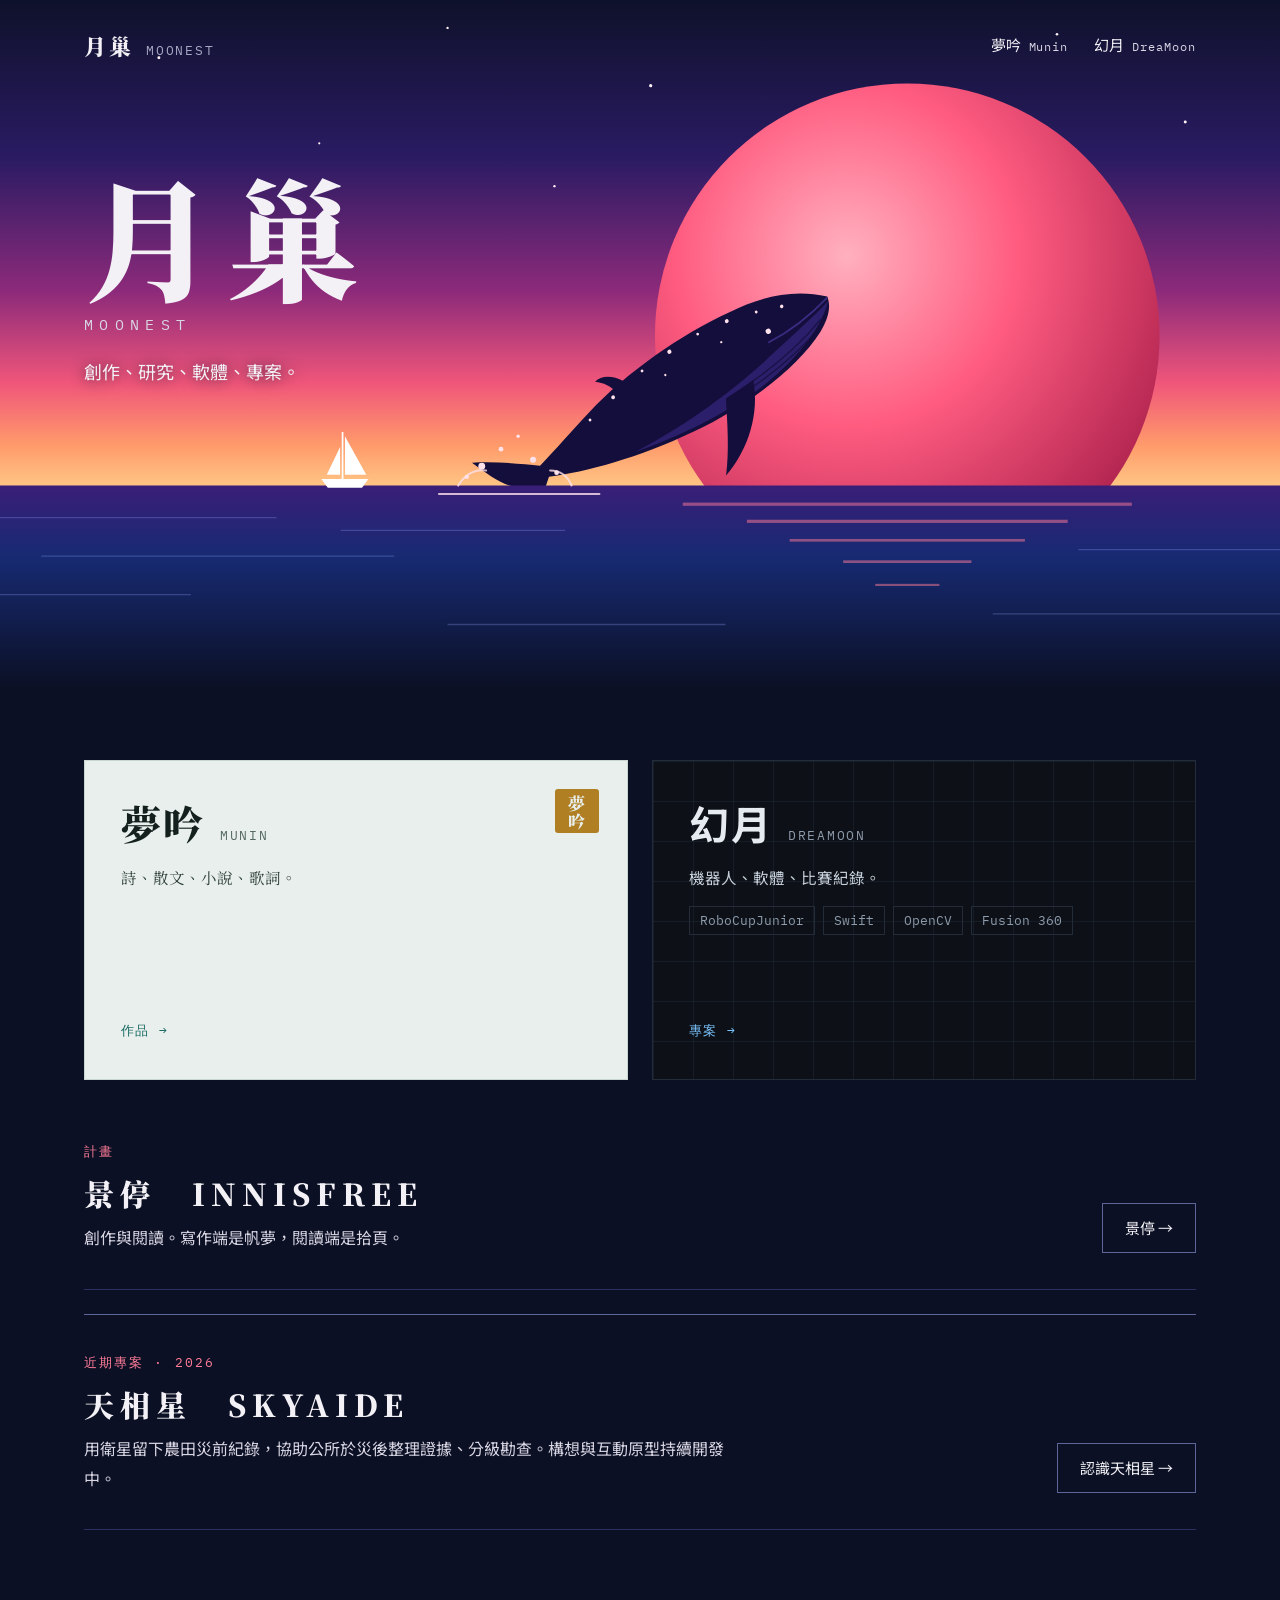
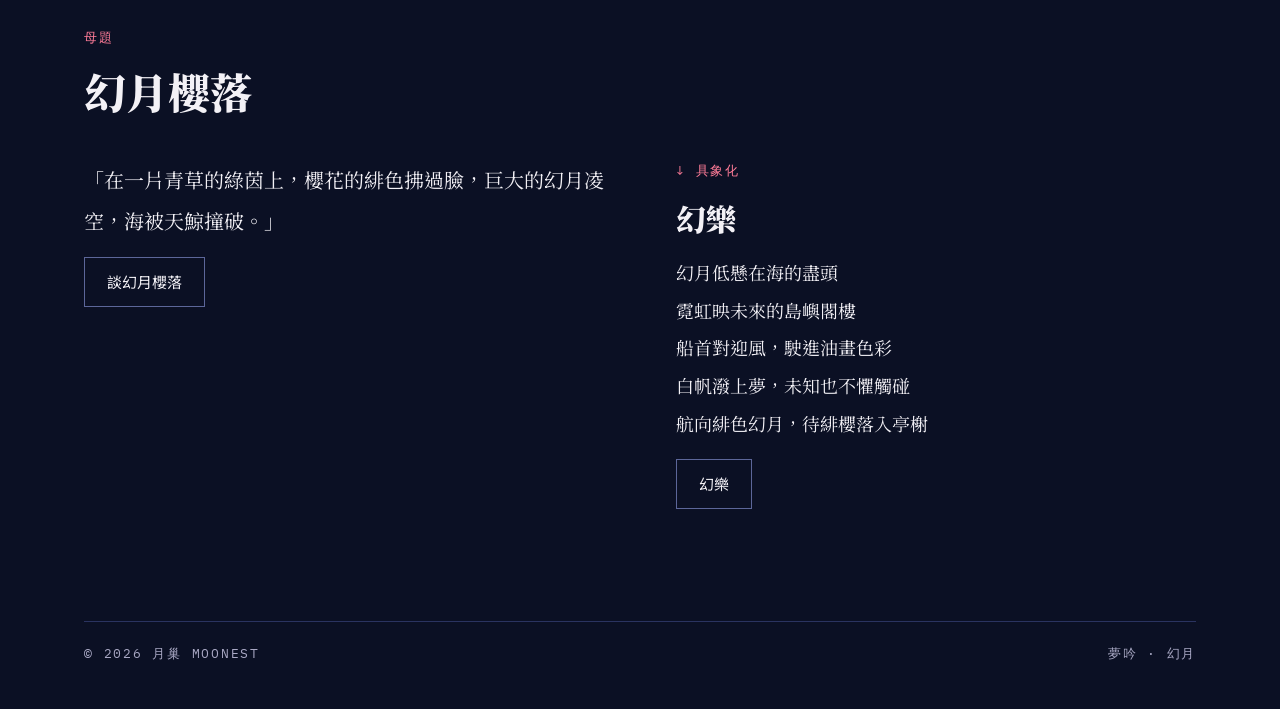
<file: index.html>
<!doctype html>
<html lang="zh-Hant">
<head>
<meta charset="utf-8">
<meta name="viewport" content="width=device-width, initial-scale=1, viewport-fit=cover">
<meta name="description" content="月巢 Moonest：夢吟的詩、散文、小說，與幻月的天相星 SkyAide、帆夢、拾頁、救援機器人等專案。">
<style>body{margin:0}img{max-width:100%}[hidden]{display:none!important}</style>
<title>月巢 Moonest</title>
<link rel="stylesheet" href="https://fonts.googleapis.com/css2?family=Noto+Serif+TC:wght@400;600;900&family=Noto+Sans+TC:wght@400;500;700&family=IBM+Plex+Mono:wght@400;500&display=swap">
<style>
/* 版面概念：月巢是一個地方。首頁是「幻月櫻落」那片景；往左走是幻月的工作間（冷、格線、等寬字），往右走是夢吟的書房（紙、明體、朱印）。 */
:root{color-scheme:light;--bg:#F4F6F9;--surface:#FFFFFF;--line:#D5DCE5;--line2:#8493A6;--fg:#0F1720;--fg2:#2B3644;--muted:#556273;--accent:#0B5FB8;--inv-bg:#0F1720;--inv-fg:#E6EBF1;--inv-muted:#9AA7B6;--inv-line:#344153;--grid:rgba(11,95,184,.07);--display:var(--sans);}
:root[data-wing="mn"]{color-scheme:light;--bg:#E8EFEC;--surface:#F5F9F7;--line:#C8D6D0;--line2:#869C94;--fg:#13201D;--fg2:#2D3D39;--muted:#566862;--accent:#1B6A64;--inv-bg:#13201D;--inv-fg:#E8EFEC;--inv-muted:#9DB0A9;--inv-line:#3A4C47;--grid:transparent;--display:var(--serif);--mark:#B07F24;}
:root[data-wing="home"]{color-scheme:dark;--bg:#0B1024;--surface:#141A36;--line:#2A3360;--line2:#5C6699;--fg:#F3F1F6;--fg2:#D9D6E4;--muted:#A9A8C4;--accent:#FF7C98;--inv-bg:#F3F1F6;--inv-fg:#0B1024;--inv-muted:#47496B;--inv-line:#BFC0D6;--grid:rgba(92,102,153,.14);--display:var(--serif);}
@media (prefers-color-scheme: dark){:root:not([data-theme="light"]){color-scheme:dark;--bg:#0D1117;--surface:#141A22;--line:#232C38;--line2:#4A586B;--fg:#E6EBF1;--fg2:#C7D0DB;--muted:#8E9BAB;--accent:#7CC4FF;--inv-bg:#E6EBF1;--inv-fg:#0D1117;--inv-muted:#3F4C5C;--inv-line:#B4BFCC;--grid:rgba(124,196,255,.07);--display:var(--sans);}:root:not([data-theme="light"])[data-wing="mn"]{color-scheme:dark;--bg:#0F1716;--surface:#162120;--line:#26342F;--line2:#5B7068;--fg:#E3EDE9;--fg2:#C6D4CF;--muted:#93A7A0;--accent:#8FD3C2;--inv-bg:#E3EDE9;--inv-fg:#0F1716;--inv-muted:#4E605A;--inv-line:#B3C4BD;--grid:transparent;--display:var(--serif);--mark:#E3C77A;}:root:not([data-theme="light"])[data-wing="home"]{color-scheme:dark;--bg:#0B1024;--surface:#141A36;--line:#2A3360;--line2:#5C6699;--fg:#F3F1F6;--fg2:#D9D6E4;--muted:#A9A8C4;--accent:#FF7C98;--inv-bg:#F3F1F6;--inv-fg:#0B1024;--inv-muted:#47496B;--inv-line:#BFC0D6;--grid:rgba(92,102,153,.14);--display:var(--serif);}}
:root[data-theme="dark"]{color-scheme:dark;--bg:#0D1117;--surface:#141A22;--line:#232C38;--line2:#4A586B;--fg:#E6EBF1;--fg2:#C7D0DB;--muted:#8E9BAB;--accent:#7CC4FF;--inv-bg:#E6EBF1;--inv-fg:#0D1117;--inv-muted:#3F4C5C;--inv-line:#B4BFCC;--grid:rgba(124,196,255,.07);--display:var(--sans);}
:root[data-theme="dark"][data-wing="mn"]{color-scheme:dark;--bg:#0F1716;--surface:#162120;--line:#26342F;--line2:#5B7068;--fg:#E3EDE9;--fg2:#C6D4CF;--muted:#93A7A0;--accent:#8FD3C2;--inv-bg:#E3EDE9;--inv-fg:#0F1716;--inv-muted:#4E605A;--inv-line:#B3C4BD;--grid:transparent;--display:var(--serif);--mark:#E3C77A;}
:root[data-theme="dark"][data-wing="home"]{color-scheme:dark;--bg:#0B1024;--surface:#141A36;--line:#2A3360;--line2:#5C6699;--fg:#F3F1F6;--fg2:#D9D6E4;--muted:#A9A8C4;--accent:#FF7C98;--inv-bg:#F3F1F6;--inv-fg:#0B1024;--inv-muted:#47496B;--inv-line:#BFC0D6;--grid:rgba(92,102,153,.14);--display:var(--serif);}
.as-dm{--bg:#0D1117;--surface:#141A22;--line:#232C38;--line2:#4A586B;--fg:#E6EBF1;--fg2:#C7D0DB;--muted:#8E9BAB;--accent:#7CC4FF;--inv-bg:#E6EBF1;--inv-fg:#0D1117;--inv-muted:#3F4C5C;--inv-line:#B4BFCC;--grid:rgba(124,196,255,.07);--display:var(--sans);}
.as-mn{--bg:#E8EFEC;--surface:#F5F9F7;--line:#C8D6D0;--line2:#869C94;--fg:#13201D;--fg2:#2D3D39;--muted:#566862;--accent:#1B6A64;--inv-bg:#13201D;--inv-fg:#E8EFEC;--inv-muted:#9DB0A9;--inv-line:#3A4C47;--grid:transparent;--display:var(--serif);--mark:#B07F24;}
:root{
  --serif:'Noto Serif TC','Noto Serif CJK TC','Source Han Serif TC','Songti TC','PMingLiU','Noto Sans CJK TC','PingFang TC','Microsoft JhengHei',serif;
  --sans:'Noto Sans TC','Noto Sans CJK TC','PingFang TC','Microsoft JhengHei',sans-serif;
  --mono:'IBM Plex Mono',ui-monospace,Menlo,monospace;
  --wrap:1160px;
}
*{box-sizing:border-box}
body{background:var(--bg);color:var(--fg);font-family:var(--sans);font-size:16px;line-height:1.85;overflow-x:hidden}
a{color:inherit}
a:focus-visible,button:focus-visible{outline:2px solid var(--accent);outline-offset:3px}
h1,h2,h3{font-family:var(--display);font-weight:900;line-height:1.3;margin:0;text-wrap:balance}
p{margin:0}
main{overflow-x:clip}
.wrap{max-width:var(--wrap);margin-inline:auto;padding-inline:24px}
.mono{font-family:var(--mono);font-size:12.5px;letter-spacing:.14em;color:var(--muted);text-transform:uppercase}
.label{font-family:var(--mono);font-size:13px;letter-spacing:.16em;color:var(--accent)}

/* 頁首 */
.site-head{display:flex;flex-wrap:wrap;align-items:center;justify-content:space-between;gap:8px 32px;padding-block:18px;position:relative;z-index:3}
.wordmark{display:flex;align-items:baseline;gap:12px;text-decoration:none;padding-block:8px}
.wordmark b{font-family:var(--serif);font-weight:900;font-size:22px;letter-spacing:.14em}
.site-nav{display:flex;flex-wrap:wrap;gap:0 26px;font-size:15px}
.site-nav a{text-decoration:none;padding:10px 0;border-bottom:2px solid transparent;display:flex;gap:8px;align-items:baseline}
.site-nav a span{font-family:var(--mono);font-size:12px;letter-spacing:.08em;color:var(--muted)}
.site-nav a:hover{border-bottom-color:var(--line2)}
.site-nav a[aria-current="page"]{border-bottom-color:var(--accent)}

.btn{display:inline-flex;align-items:center;min-height:46px;padding:10px 22px;text-decoration:none;font-size:15px;border:1px solid var(--line2);background:none;color:var(--fg);font-family:inherit;cursor:pointer}
.btn:hover{border-color:var(--fg)}
.btn.solid{background:var(--inv-bg);color:var(--inv-fg);border-color:var(--inv-bg);font-weight:700}
.actions{display:flex;flex-wrap:wrap;gap:12px 16px}
section.block{padding-block:96px 0;display:flex;flex-direction:column;gap:40px}
.sec-head{display:flex;flex-direction:column;gap:14px;max-width:44em}
.sec-head h2{font-size:clamp(26px,3.4vw,42px)}
.sec-head p{color:var(--fg2)}
.page-head{padding-block:56px 0;display:flex;flex-direction:column;gap:16px;max-width:46em}
.page-head h1{font-size:clamp(34px,5vw,60px)}
.page-head p{color:var(--fg2);font-size:17px}

/* ===== 首頁：景 ===== */
.scene{position:relative;margin-top:-110px;padding-top:110px;background:#0B1024;min-height:660px;display:flex;flex-direction:column;overflow:hidden;isolation:isolate}
.scene svg.sky{position:absolute;inset:0;width:100%;height:100%;z-index:-1}
.scene>.wrap{width:100%}
[data-wing="home"] .site-nav a span{color:var(--fg2)}
.scene .copy{display:flex;flex-direction:column;gap:22px;max-width:560px;padding-block:72px 300px}
.scene h1{font-family:var(--serif);font-size:clamp(64px,11vw,132px);line-height:1.05;letter-spacing:.08em}
.scene h1 small{display:block;font-family:var(--mono);font-weight:400;font-size:15px;letter-spacing:.42em;color:var(--fg2);margin-top:14px}
.scene .lede{font-size:18px;color:var(--fg);max-width:26em;text-shadow:0 1px 14px rgba(11,16,36,.7)}
.petal{position:absolute;top:-24px;left:var(--x);width:11px;height:7px;border-radius:70% 30% 70% 30%;background:#FFB3C6;opacity:.9;animation:fall linear infinite;z-index:0;pointer-events:none}
@keyframes fall{0%{transform:translate3d(0,-20px,0) rotate(0)}100%{transform:translate3d(-140px,720px,0) rotate(540deg)}}
.boat{animation:bob 7s ease-in-out infinite;transform-origin:center;transform-box:fill-box}
@keyframes bob{0%,100%{transform:translateY(0) rotate(-1.2deg)}50%{transform:translateY(3px) rotate(1.6deg)}}
@media (prefers-reduced-motion: reduce){.petal{animation:none;top:var(--y)}.boat{animation:none}}
@media (max-width:720px){.scene{min-height:620px}.scene svg.sky{top:auto;bottom:0;height:60%}.scene .copy{padding-block:36px 380px}}

.rooms{display:grid;grid-template-columns:repeat(auto-fit,minmax(300px,1fr));gap:24px}
.room{display:flex;flex-direction:column;gap:14px;padding:36px;min-height:320px;text-decoration:none;background:var(--bg);color:var(--fg);border:1px solid var(--line)}
.room .who{display:flex;align-items:baseline;gap:14px;flex-wrap:wrap}
.room h3{font-size:40px;letter-spacing:.06em}
.room p{color:var(--fg2);font-size:15.5px;max-width:30em}
.room .go{margin-top:auto;font-family:var(--mono);font-size:13px;letter-spacing:.1em;color:var(--accent)}
.room:hover{border-color:var(--line2)}
.room.dm{background-image:linear-gradient(var(--grid) 1px,transparent 1px),linear-gradient(90deg,var(--grid) 1px,transparent 1px);background-size:40px 40px}
.room.dm h3{font-family:var(--sans);font-weight:700}
.room.dm .tags{display:flex;flex-wrap:wrap;gap:8px;font-family:var(--mono);font-size:12.5px;color:var(--muted)}
.room.dm .tags span{border:1px solid var(--line);padding:2px 10px}
.room.mn{position:relative}
.room.mn h3{font-family:var(--serif)}
.room.mn p{font-family:var(--serif)}
.seal{display:inline-grid;place-items:center;width:44px;height:44px;background:var(--mark,var(--accent));color:var(--bg);font-family:var(--serif);font-weight:900;font-size:17px;line-height:1.05;writing-mode:vertical-rl;letter-spacing:.04em;border-radius:3px}
.room.mn .seal{position:absolute;right:28px;top:28px}

.strip{display:flex;flex-wrap:wrap;gap:24px 56px;align-items:flex-end;justify-content:space-between;border-top:1px solid var(--line2);border-bottom:1px solid var(--line);padding-block:36px}
.strip .t{display:flex;flex-direction:column;gap:10px;max-width:40em}
.strip h3{font-size:30px;letter-spacing:.2em}
.strip p{color:var(--fg2)}

.motif{display:flex;flex-wrap:wrap;gap:40px 72px}
.motif .col{flex:1 1 320px;min-width:0;display:flex;flex-direction:column;gap:16px}
.motif h3{font-size:30px}
.motif blockquote{margin:0;font-family:var(--serif);font-size:20px;line-height:2.05;color:var(--fg)}
.motif .verse{font-family:var(--serif);font-size:18px;line-height:2.1;color:var(--fg)}
.motif p{color:var(--fg2)}
.arrow{font-family:var(--mono);color:var(--accent);font-size:13px;letter-spacing:.14em}

.names{display:grid;grid-template-columns:repeat(auto-fit,minmax(240px,1fr));gap:0 40px;margin:0}
.names div{padding:20px 0;border-top:1px solid var(--line);display:flex;flex-direction:column;gap:6px}
.names dt{font-family:var(--serif);font-weight:900;font-size:24px;display:flex;align-items:baseline;gap:12px;flex-wrap:wrap}
.names dt span{font-family:var(--mono);font-weight:400;font-size:12.5px;letter-spacing:.1em;color:var(--muted)}
.names dd{margin:0;color:var(--fg2);font-size:15px}

/* ===== 通用內容元件 ===== */
.tl{list-style:none;margin:0;padding:0}
.tl li{display:grid;grid-template-columns:64px minmax(0,1fr) auto;gap:4px 20px;padding:17px 0;border-top:1px solid var(--line);align-items:baseline}
.tl li:last-child{border-bottom:1px solid var(--line)}
.tl .y{font-family:var(--mono);font-size:14px;color:var(--muted);font-variant-numeric:tabular-nums}
.tl .r{font-weight:700;white-space:nowrap}
.tl .r.top{color:var(--accent)}
.tl .r.quiet{font-weight:400;color:var(--muted)}
@media (max-width:560px){.tl li{grid-template-columns:52px minmax(0,1fr)}.tl .r{grid-column:2}}
.cols{display:flex;flex-wrap:wrap;gap:40px 56px}
.cols>.main{flex:999 1 520px;min-width:0}
.cols>.aside{flex:1 1 300px;min-width:0;display:flex;flex-direction:column;gap:18px}
.card{background:var(--surface);border:1px solid var(--line);padding:24px;display:flex;flex-direction:column;gap:8px}
.card h3{font-family:var(--sans);font-weight:700;font-size:18px}
.card p{color:var(--fg2);font-size:15px}
.grid{display:grid;grid-template-columns:repeat(auto-fit,minmax(250px,1fr));gap:20px}
.plain{display:flex;flex-direction:column;gap:8px;padding-top:18px;border-top:1px solid var(--line2)}
.plain h3{font-family:var(--sans);font-weight:700;font-size:17px}
.plain p{color:var(--fg2);font-size:15px}
.big{background:var(--inv-bg);color:var(--inv-fg);padding:36px;display:flex;flex-direction:column;gap:16px}
.big .mono{color:var(--inv-muted)}
.big h3{font-size:34px}
.big p{max-width:38em}
.big .facts{display:flex;flex-wrap:wrap;gap:6px 28px;padding-top:12px;border-top:1px solid var(--inv-line);font-family:var(--mono);font-size:13px;color:var(--inv-muted)}
.prose-block{display:flex;flex-direction:column;gap:14px;max-width:42em;color:var(--fg2)}
.prose-block h3{font-size:22px;color:var(--fg);margin-top:8px}
.steps{list-style:none;margin:0;padding:0;counter-reset:s}
.steps li{counter-increment:s;display:grid;grid-template-columns:44px minmax(0,1fr);gap:0 12px;padding:14px 0;border-top:1px solid var(--line)}
.steps li::before{content:counter(s,decimal-leading-zero);font-family:var(--mono);font-size:13px;color:var(--muted);padding-top:3px}
.steps b{display:block}
.steps span{color:var(--fg2);font-size:15px}
.log{font-family:var(--mono);font-size:13.5px;line-height:1.9;color:var(--fg2);margin:0;padding:0;list-style:none}
.log li{display:grid;grid-template-columns:52px minmax(0,1fr);gap:0 12px;padding:8px 0;border-top:1px solid var(--line)}
.log b{color:var(--accent);font-weight:500}
.log span{font-family:var(--sans);font-size:15px}
.meanings{display:flex;flex-wrap:wrap;gap:10px 28px;font-family:var(--serif);font-size:18px}
.meanings span{display:flex;align-items:baseline;gap:10px}
.meanings i{font-style:normal;font-family:var(--sans);font-size:14px;color:var(--muted)}

/* ===== 幻月：工作間 ===== */
.dm-head{position:relative;padding-block:64px 56px;border-bottom:1px solid var(--line);
  background-image:linear-gradient(var(--grid) 1px,transparent 1px),linear-gradient(90deg,var(--grid) 1px,transparent 1px);background-size:48px 48px}
.dm-head .in{display:flex;flex-direction:column;gap:18px;max-width:44em}
.dm-head h1{font-family:var(--sans);font-weight:700;font-size:clamp(40px,7vw,88px);letter-spacing:.02em;line-height:1.1}
.dm-head h1 span{font-family:var(--mono);font-weight:400;font-size:.42em;color:var(--accent);letter-spacing:.02em;margin-left:.3em}
.dm-head p{color:var(--fg2);font-size:17px}
.dm-head .coord{position:absolute;right:24px;bottom:14px}
[data-wing="dm"] h2,[data-wing="dm"] h3{font-family:var(--sans);font-weight:700}
.proj{display:grid;grid-template-columns:minmax(0,1fr) auto;gap:4px 24px;padding:20px 0;border-top:1px solid var(--line);text-decoration:none;align-items:baseline}
.proj:last-child{border-bottom:1px solid var(--line)}
.proj h3{font-size:22px}
.proj p{grid-column:1;color:var(--fg2);font-size:15px;max-width:44em}
.proj .n{font-family:var(--mono);font-size:12.5px;color:var(--muted);white-space:nowrap}
a.proj:hover h3{color:var(--accent)}


.dm-hero-in{display:flex;flex-wrap:wrap;gap:36px 56px;align-items:center;justify-content:space-between}
.dm-hero .in{flex:1 1 320px;min-width:0}
.dm-quote{margin:0;font-size:19px;line-height:1.95;color:var(--fg);max-width:22em}
.sim{flex:1 1 420px;max-width:600px;min-width:0;margin:0;display:flex;flex-direction:column;gap:10px}
.sim canvas{width:100%;height:auto;display:block;border:1px solid var(--line);background:var(--bg)}
.sim figcaption{display:flex;flex-wrap:wrap;gap:4px 20px;justify-content:space-between}
.sim figcaption b{font-weight:500;color:var(--accent)}
.sky-visual{margin:0;background:var(--surface);border:1px solid var(--line);padding:16px;display:flex;flex-direction:column;gap:10px}
.sky-visual img{display:block;width:100%;height:auto;max-height:760px;object-fit:contain;background:#f5f6f7}
.sky-visual figcaption{color:var(--muted);font-size:13px}
.sky-points{display:grid;grid-template-columns:repeat(auto-fit,minmax(230px,1fr));gap:16px}
.figs{display:grid;grid-template-columns:repeat(auto-fit,minmax(280px,1fr));gap:20px}
.fig{margin:0;background:var(--surface);border:1px solid var(--line);padding:16px;display:flex;flex-direction:column;gap:8px;min-width:0}
.fig svg{width:100%;height:auto;display:block}
.d-line{stroke:var(--line2);fill:none;stroke-width:1.2}
.d-dash{stroke:var(--line2);fill:none;stroke-width:1;stroke-dasharray:3 5}
.d-hi{stroke:var(--accent);fill:none;stroke-width:1.8}
.d-hi2{stroke:var(--accent);stroke-width:1.8}
.d-ring{stroke:var(--accent);fill:var(--surface);stroke-width:2.2}
.d-fill{fill:var(--bg);stroke:var(--line2);stroke-width:1.2}
.d-track{stroke:var(--fg);fill:none;stroke-width:30;stroke-linecap:butt}
.d-ink{fill:var(--fg2)}
.d-acc{fill:var(--accent)}
.d-txt{fill:var(--muted);font-family:var(--mono);font-size:11.5px;letter-spacing:.04em}
.d-acct{fill:var(--accent)}
.d-big{fill:var(--fg);font-family:var(--mono);font-size:44px;font-weight:500}
.dot{display:inline-block;width:7px;height:7px;border-radius:50%;background:var(--accent);margin-right:9px;vertical-align:1px}
/* ===== 夢吟：書房 ===== */
.mn-head{display:flex;flex-wrap:wrap;gap:40px 72px;justify-content:space-between;align-items:flex-start;padding-block:64px 0}
.mn-head .intro{flex:1 1 380px;min-width:0;display:flex;flex-direction:column;gap:18px;max-width:34em;font-family:var(--serif);font-size:17.5px;line-height:2}
.mn-head .intro h1{font-size:clamp(44px,7vw,84px);letter-spacing:.12em;display:flex;align-items:center;gap:20px;flex-wrap:wrap}
.mn-head .intro p{color:var(--fg2)}
.mn-poem{writing-mode:vertical-rl;font-family:var(--serif);font-size:19px;line-height:2.4;letter-spacing:.2em;max-height:19em;max-width:100%;overflow-x:auto;flex:0 0 auto;border-right:1px solid var(--line2);padding-right:22px}
.cat{display:flex;flex-direction:column;gap:0}
.cat-head{display:flex;align-items:baseline;justify-content:space-between;gap:16px;padding-bottom:12px}
.cat-head h2{font-size:26px;letter-spacing:.1em}
.work{display:grid;grid-template-columns:minmax(0,1fr) auto;gap:4px 24px;padding:18px 0;border-top:1px solid var(--line);text-decoration:none;align-items:baseline}
.work:last-child{border-bottom:1px solid var(--line)}
.work h3{font-size:22px}
.work.novel h3{font-size:28px}
.work p{grid-column:1;color:var(--fg2);font-size:15px;max-width:42em;font-family:var(--serif)}
.work .n{font-family:var(--mono);font-size:12.5px;color:var(--muted);white-space:nowrap;font-variant-numeric:tabular-nums}
.work:hover h3{color:var(--accent)}
.cats{display:flex;flex-direction:column;gap:64px;padding-top:72px}

.mn-art{flex:1 1 380px;max-width:600px;min-width:0;height:auto;align-self:center}
.mn-left{flex:1 1 340px;min-width:0;display:flex;flex-direction:column;gap:40px;align-items:flex-start;align-self:center}
.mn-left .intro{flex:0 0 auto}
.a-moon{fill:var(--surface);stroke:var(--line2);stroke-width:1.2}
.a-mist{stroke:var(--bg);stroke-width:7;stroke-linecap:round;fill:none}
.a-branch{stroke:var(--fg);stroke-width:6;fill:none;stroke-linecap:round}
.a-twig{stroke:var(--fg);stroke-width:2.6;fill:none;stroke-linecap:round}
.a-leaf{fill:var(--fg2);opacity:.82}
.a-seven{fill:var(--mark,var(--accent))}
.a-ink{fill:var(--fg);stroke:var(--fg);stroke-width:2.4;stroke-linejoin:round;stroke-linecap:round}
.a-eye{fill:var(--bg)}
.mn-sec{display:flex;flex-direction:column;gap:22px}
.mn-h{display:flex;align-items:center;gap:16px}
.mn-h h2{font-size:26px;letter-spacing:.14em;white-space:nowrap}
.mn-h::after{content:"";flex:1;border-top:1px solid var(--line2);height:3px;border-bottom:1px solid var(--line)}
.mn-h .mono{order:3}
.shelf{display:grid;grid-template-columns:repeat(auto-fit,minmax(220px,1fr));gap:28px}
.book{display:flex;flex-direction:column;gap:14px;text-decoration:none;min-width:0}
.cover{position:relative;aspect-ratio:3/4;max-width:100%;overflow:hidden;box-shadow:0 1px 0 var(--line2),6px 8px 0 var(--line)}
.cover svg{position:absolute;inset:0;width:100%;height:100%}
.cover .bt{position:absolute;top:22px;right:20px;writing-mode:vertical-rl;font-family:var(--serif);font-weight:900;font-size:30px;letter-spacing:.2em;line-height:1.1}
.cover .by{position:absolute;left:18px;bottom:16px;font-family:var(--mono);font-size:11px;letter-spacing:.2em}
.book:hover .cover{transform:translateY(-3px)}
.cover{transition:transform .2s}
@media (prefers-reduced-motion: reduce){.cover{transition:none}.book:hover .cover{transform:none}}
.book p{font-family:var(--serif);font-size:15px;color:var(--fg2)}
.series{border:1px solid var(--line);background:var(--surface);display:flex;flex-direction:column}
.sea-art{width:100%;height:auto;display:block;border-bottom:1px solid var(--line)}
.s-line{stroke:var(--fg);stroke-width:1.6;fill:none;stroke-linecap:round}
.s-faint{stroke:var(--line2);stroke-width:1.2;fill:none;stroke-linecap:round}
.s-ink{fill:var(--fg)}
.s-ink2{stroke:var(--fg);stroke-width:2.4;fill:none;stroke-linecap:round}
.series .cap{padding:18px 24px 4px;display:flex;justify-content:space-between;gap:16px;flex-wrap:wrap;align-items:baseline}
.series .cap h3{font-size:24px;letter-spacing:.1em}
.series .rows{padding:0 24px 8px}
.series .work:last-child{border-bottom:0}
.slips{display:flex;gap:18px;overflow-x:auto;padding-bottom:14px;align-items:stretch}
.slip{flex:0 0 auto;display:block;text-decoration:none;background:var(--surface);border:1px solid var(--line);padding:26px 22px;min-width:0}
.slip .v{writing-mode:vertical-rl;height:17.5em;flex:none;font-family:var(--serif);font-size:17px;line-height:2.15;letter-spacing:.16em}
.slip .v .t{font-weight:900;font-size:21px;color:var(--accent);padding-left:14px}
.slip .v .gap{width:.9em}
.slip .v .more{color:var(--muted)}
.slip:hover{border-color:var(--line2)}
.track{border-top:1px solid var(--line);padding:18px 0;display:flex;flex-direction:column;gap:12px}
.track:last-child{border-bottom:1px solid var(--line)}
.track a{display:grid;grid-template-columns:minmax(0,1fr) auto;gap:4px 24px;text-decoration:none;align-items:baseline}
.track h3{font-size:22px}
.track a:hover h3{color:var(--accent)}
.track .players{display:grid;grid-template-columns:repeat(auto-fit,minmax(240px,1fr));gap:12px 24px}
.track figure{margin:0;display:flex;flex-direction:column;gap:6px}
.track audio{width:100%}
.lores{display:grid;grid-template-columns:repeat(auto-fit,minmax(260px,1fr));gap:24px 40px}
.lores .grp{display:flex;flex-direction:column;gap:10px}
.lores .chips{display:flex;flex-wrap:wrap;gap:10px}
.lores a{font-family:var(--serif);font-size:16px;text-decoration:none;border:1px solid var(--line2);padding:8px 16px}
.lores a:hover{border-color:var(--accent);color:var(--accent)}
.ft{padding-top:120px}
.appr{display:flex;flex-direction:column;gap:12px;font-family:var(--sans);font-size:15px;line-height:1.9;color:var(--fg2);max-width:30em}
.appr .mono{color:var(--accent)}
.ft-desert{display:grid;grid-template-columns:minmax(0,1fr) auto;gap:40px 72px;align-items:end;position:relative}
.ft-desert .side{display:flex;flex-direction:column;gap:22px;padding-bottom:64px}
.drift{writing-mode:vertical-rl;font-family:var(--serif);font-size:clamp(20px,2.3vw,28px);line-height:2.6;letter-spacing:.34em;max-width:100%;overflow-x:auto;padding-bottom:64px}
.drift .t{font-weight:900;font-size:1.5em;color:var(--accent);letter-spacing:.2em;padding-left:.6em}
.drift .d{font-family:var(--mono);font-size:12.5px;letter-spacing:.14em;color:var(--muted);padding-top:1em}
.dune-art{position:absolute;left:0;right:0;bottom:0;width:100%;height:64px}
@media (max-width:760px){.ft-desert{grid-template-columns:minmax(0,1fr)}.ft-desert .side{order:2;padding-bottom:72px}.drift{padding-bottom:16px;justify-self:end}}
.ft-sea .sea-art{border:0;border-bottom:1px solid var(--line2)}
.ft-h{display:flex;flex-direction:column;gap:10px;align-items:center;text-align:center;padding-block:44px 8px}
.ft-h h2{font-size:clamp(30px,4.6vw,54px);letter-spacing:.3em;padding-left:.3em}
.ft-prose{font-family:var(--serif);font-size:18px;line-height:2.1;max-width:27em;margin-inline:auto;display:flex;flex-direction:column;gap:1.25em;padding-block:36px 48px;text-align:center}
.ft-prose p:first-child{font-size:1.3em;letter-spacing:.08em}
.ft-prose p:last-child{font-size:1.2em;color:var(--accent);padding-top:.8em}
.ft-sea .appr{margin-inline:auto;border-top:1px solid var(--line2);padding-top:28px;max-width:38em}
.ft-links{display:flex;flex-wrap:wrap;gap:10px 14px;justify-content:center;align-items:center;padding-top:36px}
.ft-links a,.more-list a{font-family:var(--serif);font-size:16px;text-decoration:none;border:1px solid var(--line2);padding:8px 16px}
.ft-links a:hover,.more-list a:hover{border-color:var(--accent);color:var(--accent)}
.ft-tree{display:grid;grid-template-columns:minmax(0,300px) minmax(0,1fr);gap:48px 72px;align-items:end}
.tree-art{width:100%;height:auto;display:block}
.t-ink{stroke:var(--fg);stroke-width:3;fill:none;stroke-linecap:round}
.t-ground{stroke:var(--line2);stroke-width:1.2}
.t-moon{fill:var(--mark,var(--accent))}
.t-drop{fill:var(--mark,var(--accent))}
.ft-tree .verse-v{writing-mode:vertical-rl;font-family:var(--serif);font-size:19px;line-height:2.3;letter-spacing:.2em;max-height:19em;max-width:100%;overflow-x:auto}
.ft-tree .verse-v .t{font-weight:900;font-size:1.6em;color:var(--accent);padding-left:.7em}
.ft-tree .verse-v .gap{width:1.1em}
.ft-tree .verse-v{justify-self:end}
.ft-tree .side{grid-column:1/-1;display:grid;grid-template-columns:repeat(auto-fit,minmax(280px,1fr));gap:32px 64px;min-width:0;border-top:1px solid var(--line2);padding-top:32px}
.ft-tree .side>div{display:flex;flex-direction:column;gap:22px;min-width:0}
.ft-tree .excerpt{font-family:var(--serif);font-size:17px;line-height:2.05;color:var(--fg)}
.ft-tree .players{display:grid;grid-template-columns:repeat(auto-fit,minmax(220px,1fr));gap:12px 20px}
.ft-tree figure{margin:0;display:flex;flex-direction:column;gap:6px}
.ft-tree audio{width:100%}
@media (max-width:760px){.ft-tree{grid-template-columns:minmax(0,1fr)}.tree-art{max-width:240px}.drift{font-size:19px;line-height:2;letter-spacing:.22em}.drift .t{font-size:1.3em}}
.more-strip{margin-top:96px;border-top:1px solid var(--line2);padding-top:32px;display:flex;flex-wrap:wrap;gap:20px 40px;justify-content:space-between;align-items:center}
.more-list{display:flex;flex-wrap:wrap;gap:10px 14px;align-items:center}
.stream{display:grid;grid-template-columns:repeat(12,minmax(0,1fr));gap:84px 32px;padding-top:96px;align-items:start}
.q-wide{grid-column:1/-1;margin-bottom:-48px}
.q-wide svg{display:block;width:100%;height:auto;border:0}
.frag{display:flex;flex-direction:column;gap:14px;min-width:0}
.frag.p0{grid-column:1/8}.frag.p1{grid-column:9/13;margin-top:56px}.frag.p2{grid-column:3/10}
.frag.p3{grid-column:6/13}.frag.p4{grid-column:1/6;margin-top:40px}.frag.p5{grid-column:4/11}
.q{font-family:var(--serif);line-height:1.95;letter-spacing:.04em}
.frag.p0 .q,.frag.p3 .q{font-size:clamp(23px,2.7vw,34px)}
.frag.p2 .q,.frag.p5 .q{font-size:clamp(20px,2vw,25px)}
.frag.p1 .q,.frag.p4 .q{font-size:clamp(18px,1.6vw,20px)}
.q.qv{writing-mode:vertical-rl;line-height:2.4;letter-spacing:.3em;max-height:20em;max-width:100%;overflow-x:auto;align-self:flex-start}
.frag .q.qn{font-family:var(--sans);font-size:16px;line-height:2;letter-spacing:.02em;color:var(--fg2);max-width:26em}
.q-note{font-family:var(--sans);font-size:14px;line-height:1.85;color:var(--fg2);max-width:32em}
.q-note .mono{color:var(--accent);margin-right:12px}
.q-src{font-family:var(--serif);font-size:15.5px;text-decoration:none;color:var(--fg2);display:flex;align-items:baseline;gap:12px;flex-wrap:wrap}
.q-src:hover{color:var(--accent)}
.q-book{display:flex;gap:24px;align-items:flex-start}
.q-in{display:flex;flex-direction:column;gap:14px;min-width:0;flex:1}
.cover.mini{flex:0 0 78px;width:78px;box-shadow:0 1px 0 var(--line2),3px 4px 0 var(--line)}
.q-tree{flex:0 0 150px;max-width:40%}
@media (max-width:760px){.stream{gap:64px 0;padding-top:72px}.frag[class*=" p"]{grid-column:1/-1;margin-top:0}.frag.p1,.frag.p3,.frag.p5{padding-left:15%}.q-wide{margin-bottom:-36px}.q-tree{flex-basis:110px}}
[data-view]{position:relative}
[data-view]>.wrap,[data-view]>.dm-head{position:relative;z-index:1}
.deco{position:absolute;inset:0;overflow:hidden;pointer-events:none;z-index:0}
.deco svg{position:absolute;overflow:visible}
.deco.k-mn{color:var(--fg)}
.deco.k-dm{color:var(--accent)}
.deco .gold{color:var(--mark,var(--accent))}
[data-wing="dm"] main{background-image:radial-gradient(var(--grid) 1.1px,transparent 1.2px);background-size:26px 26px}
/* ===== 閱讀頁 ===== */
.reader{padding-block:40px 0;display:flex;flex-direction:column;gap:28px;max-width:44em;margin-inline:auto}
.reader .back{font-family:var(--mono);font-size:13px;letter-spacing:.08em;color:var(--muted);text-decoration:none;align-self:flex-start;padding:8px 0}
.reader .back:hover{color:var(--fg)}
.reader h1{font-family:var(--serif);font-size:clamp(32px,5vw,52px)}
.reader .sub{display:flex;flex-wrap:wrap;gap:4px 20px}
.parts{display:flex;flex-wrap:wrap;gap:8px}
.parts a{font-size:14px;text-decoration:none;border:1px solid var(--line);padding:8px 14px;color:var(--fg2)}
.parts a:hover{border-color:var(--line2)}
.parts a[aria-current="true"]{border-color:var(--accent);color:var(--fg)}
.parts .grp{flex-basis:100%;font-family:var(--mono);font-size:12.5px;letter-spacing:.1em;color:var(--muted);padding-top:6px}
.text{font-family:var(--serif);font-size:18px;line-height:2.05;display:flex;flex-direction:column;gap:1.1em;border-top:1px solid var(--line2);padding-top:32px}
.text h2{font-family:var(--serif);font-size:26px}
.text h3{font-family:var(--serif);font-size:21px;margin-top:1.4em}
.text .meta{font-family:var(--mono);font-size:13px;letter-spacing:.06em;color:var(--muted);line-height:1.7}
.text .tag{font-family:var(--mono);font-size:12.5px;letter-spacing:.1em;color:var(--muted);margin-top:.6em}
.text hr{border:0;border-top:1px solid var(--line);width:5em;margin:1em auto}
.text .stanza{line-height:2.1}
.text.lore{font-family:var(--sans);font-size:16px;line-height:1.8;gap:.35em}
.text.lore .l0{font-weight:700;margin-top:1em}
.text.lore .l1{padding-left:1.5em;color:var(--fg2)}
.text.lore .l2{padding-left:3em;color:var(--fg2)}
.text.lore .l3,.text.lore .l4{padding-left:4.5em;color:var(--muted)}
.text.lore h3{font-size:22px}
.text.lore p{color:var(--fg2)}
.tablebox{overflow-x:auto;max-width:100%}
.tablebox table{border-collapse:collapse;font-size:14.5px;min-width:560px;width:100%}
.tablebox th,.tablebox td{text-align:left;padding:9px 14px 9px 0;border-top:1px solid var(--line);vertical-align:top}
.tablebox th{font-family:var(--mono);font-weight:500;font-size:12.5px;letter-spacing:.08em;color:var(--muted);border-top:0}
.text.vert{writing-mode:vertical-rl;max-height:22em;max-width:100%;overflow-x:auto;gap:2.2em;letter-spacing:.16em;padding-top:0;border-top:0;padding-right:8px;align-self:flex-start}
.vert-frame{border-top:1px solid var(--line2);padding-top:32px}
.note{background:var(--surface);border:1px solid var(--line);padding:24px;display:flex;flex-direction:column;gap:12px;font-size:15.5px;color:var(--fg2)}
.audio{display:flex;flex-direction:column;gap:14px}
.audio figure{margin:0;display:flex;flex-direction:column;gap:6px}
.audio audio{width:100%}
.pager{display:flex;flex-wrap:wrap;justify-content:space-between;gap:12px;border-top:1px solid var(--line);padding-top:24px}

.project-gallery{display:flex;flex-direction:column;gap:104px;padding-top:16px}
.project-tile{display:grid;grid-template-columns:minmax(0,1.4fr) minmax(0,1fr);gap:28px 56px;align-items:center;text-decoration:none;min-width:0}
.project-tile:nth-child(even){grid-template-columns:minmax(0,1fr) minmax(0,1.4fr)}
.project-tile:nth-child(even) .thumb{order:2}
.project-tile .thumb{aspect-ratio:16/10;overflow:hidden;border:1px solid var(--line);background:var(--surface);transition:border-color .2s}
.project-tile .thumb img{width:100%;height:100%;object-fit:cover;object-position:top;display:block;transition:transform .35s}
.project-tile .thumb svg{width:100%;height:100%;display:block}
.project-tile .body{display:flex;flex-direction:column;gap:12px;min-width:0}
.project-tile .mono{color:var(--accent);font-size:12px}
.project-tile h3{font-family:var(--sans);font-weight:700;font-size:clamp(26px,3vw,36px)}
.project-tile p{color:var(--fg2);font-size:16px;line-height:1.85;max-width:28em}
.project-tile .stack{font-family:var(--mono);font-size:12px;color:var(--muted);letter-spacing:.04em;padding-top:12px;border-top:1px solid var(--line)}
.project-tile .go{color:var(--accent);font-size:14px}
.project-tile:hover .thumb{border-color:var(--accent)}
.project-tile:hover h3{color:var(--accent)}
.project-tile:hover .thumb img{transform:scale(1.03)}
.proj-more{padding-top:40px;border-top:1px solid var(--line);text-transform:none}
.proj-more a{color:var(--accent);text-decoration:none}
.proj-more a:hover{text-decoration:underline}
@media(max-width:800px){.project-gallery{gap:72px}.project-tile,.project-tile:nth-child(even){grid-template-columns:1fr;gap:20px}.project-tile:nth-child(even) .thumb{order:0}}
@media (prefers-reduced-motion: reduce){.project-tile .thumb img{transition:none}.project-tile:hover .thumb img{transform:none}}

/* ===== 幻月：專案頁 ===== */
.cs-head{padding-block:48px 40px;display:flex;flex-direction:column;gap:14px}
.cs-head .label{margin-top:18px}
.cs-head h1{font-family:var(--sans);font-weight:700;font-size:clamp(40px,6vw,76px);line-height:1.08;letter-spacing:.02em}
.cs-head h1 span{font-family:var(--mono);font-weight:400;font-size:.36em;color:var(--accent);margin-left:.5em;letter-spacing:.02em}
.cs-head .motto{font-family:var(--serif);font-size:19px;color:var(--fg)}
.cs-head .deck{max-width:42em;color:var(--fg2);font-size:17.5px}
.chips{display:flex;flex-wrap:wrap;gap:8px;margin-top:6px}
.chips span{font-family:var(--mono);font-size:12px;letter-spacing:.04em;border:1px solid var(--line);background:var(--surface);padding:3px 10px;color:var(--fg2)}
.cs-head .actions{margin-top:12px}
.stats{display:grid;grid-template-columns:repeat(auto-fit,minmax(170px,1fr));border-top:1px solid var(--line2);border-bottom:1px solid var(--line)}
.stats div{padding:22px 20px 20px 0;display:flex;flex-direction:column;gap:6px;min-width:0}
.stats b{font-family:var(--mono);font-weight:500;font-size:clamp(26px,3.2vw,38px);line-height:1.1;font-variant-numeric:tabular-nums}
.stats span{font-size:13.5px;color:var(--muted);line-height:1.6}
.cs-layout{display:grid;grid-template-columns:180px minmax(0,1fr);gap:56px;margin-top:64px}
.toc{position:sticky;top:24px;align-self:start;display:flex;flex-direction:column;font-size:14px}
.toc a{text-decoration:none;color:var(--muted);padding:7px 0 7px 14px;border-left:2px solid var(--line)}
.toc a:hover{color:var(--fg);border-left-color:var(--accent)}
.cs-main{display:flex;flex-direction:column;gap:96px;min-width:0}
.cs-sec{display:flex;flex-direction:column;gap:22px;scroll-margin-top:24px;min-width:0}
.cs-sec h2{font-family:var(--sans);font-weight:700;font-size:clamp(25px,3vw,36px)}
.cs-sec .intro{color:var(--fg2);max-width:46em}
@media(max-width:900px){.cs-layout{grid-template-columns:1fr;margin-top:48px}.toc{display:none}.cs-main{gap:72px}}
.cs-next{display:grid;grid-template-columns:1fr 1fr;gap:16px;margin-top:112px}
.cs-next a{display:flex;flex-direction:column;gap:4px;padding:22px 0;border-top:1px solid var(--line2);text-decoration:none;font-family:var(--sans);font-weight:700;font-size:22px}
.cs-next a:last-child{text-align:right;align-items:flex-end}
.cs-next a:hover{color:var(--accent)}

.case-flow{display:grid;grid-template-columns:repeat(auto-fit,minmax(165px,1fr));gap:10px}
.case-flow div{padding:18px;background:var(--surface);border-top:2px solid var(--accent);min-height:110px}
.case-flow b{display:block;font-family:var(--mono);font-size:12px;font-weight:500;color:var(--accent);margin-bottom:8px}
.case-flow span{display:block;font-size:15px;color:var(--fg2)}
.case-facts{display:grid;grid-template-columns:repeat(2,minmax(0,1fr));gap:28px 32px}
.case-facts article{padding-top:16px;border-top:1px solid var(--line2)}
.case-facts h3{font-family:var(--sans);font-weight:700;font-size:18px;margin-bottom:8px}
.case-facts p{font-size:15px;color:var(--fg2)}
@media(max-width:700px){.case-facts{grid-template-columns:1fr}}

.shots{display:grid;grid-template-columns:repeat(2,minmax(0,1fr));gap:28px 20px;align-items:start}
.shot{margin:0;display:flex;flex-direction:column;gap:10px;min-width:0}
.shot.wide{grid-column:1/-1}
.zoom{padding:0;border:1px solid var(--line);background:var(--surface);cursor:zoom-in;display:block;width:100%;font:inherit;color:inherit}
.zoom:hover{border-color:var(--line2)}
.zoom img{display:block;width:100%;height:auto}
.shot figcaption{font-size:14px;color:var(--fg2);line-height:1.75}
@media(max-width:640px){.shots{grid-template-columns:1fr}}
#lightbox{padding:0;border:0;background:transparent;max-width:min(96vw,1600px);max-height:96vh;cursor:zoom-out}
#lightbox::backdrop{background:rgba(5,8,14,.86)}
#lightbox img{display:block;max-width:100%;max-height:86vh;margin:auto;background:#fff}
#lightbox p{color:#E6EBF1;font-size:14px;text-align:center;padding:12px 16px 0}

.vid{margin:0;display:flex;flex-direction:column;gap:10px}
.vid video{width:100%;aspect-ratio:16/9;display:block;background:#0B1024;border:1px solid var(--line)}
.vid figcaption{font-size:13.5px;color:var(--muted)}

.bars{margin:0;padding:24px;background:var(--surface);border:1px solid var(--line);display:flex;flex-direction:column;gap:12px}
.bars figcaption{font-family:var(--sans);font-weight:700;font-size:16px;margin-bottom:4px}
.bars .r{display:grid;grid-template-columns:minmax(0,15em) minmax(0,1fr);gap:16px;align-items:center;font-size:14.5px}
.bars .t{color:var(--fg2)}
.bars .b{display:flex;align-items:center;gap:10px;min-width:0}
.bars .b i{display:block;height:16px;min-width:3px;background:var(--line2);border-radius:0 4px 4px 0}
.bars .r.hi .b i{background:var(--accent)}
.bars .b em{font-style:normal;font-family:var(--mono);font-size:13px;color:var(--fg);white-space:nowrap}
.bars-note{font-size:14px;color:var(--fg2);padding-top:12px;border-top:1px solid var(--line)}
@media(max-width:600px){.bars .r{grid-template-columns:1fr;gap:4px}}

.arch{display:flex;flex-direction:column;gap:12px}
.arch .row{display:grid;grid-template-columns:96px minmax(0,1fr);gap:16px;align-items:start}
.arch .k{font-family:var(--mono);font-size:12.5px;color:var(--accent);padding-top:10px;border-top:2px solid var(--accent)}
.arch .boxes{display:flex;flex-wrap:wrap;gap:8px}
.arch .boxes span{border:1px solid var(--line2);background:var(--surface);padding:8px 14px;font-size:14.5px;font-weight:500;min-width:0;overflow-wrap:anywhere}
.arch .boxes small{display:block;font-family:var(--mono);font-size:11.5px;font-weight:400;color:var(--muted);letter-spacing:.02em}
.arch-note{font-size:14.5px;color:var(--fg2);border-left:2px solid var(--accent);padding-left:16px;margin-top:6px}
@media(max-width:600px){.arch .row{grid-template-columns:1fr;gap:8px}}

.code{margin:0;border:1px solid var(--line);background:var(--surface);min-width:0;--tk-s:#A14A12;--tk-n:#7A3AA8}
.code header{display:flex;justify-content:space-between;gap:6px 16px;flex-wrap:wrap;padding:10px 16px;border-bottom:1px solid var(--line);font-family:var(--mono);font-size:12px;color:var(--muted)}
.code pre{margin:0;padding:14px 0;overflow-x:auto;font-family:var(--mono);font-size:13px;line-height:1.7;tab-size:4}
.code pre code{display:block;min-width:max-content}
.code .l{display:block;padding-right:20px;counter-increment:ln;white-space:pre}
.code .l::before{content:counter(ln);display:inline-block;width:4.2em;padding-right:1.2em;text-align:right;color:var(--line2);user-select:none}
.tk-c{color:var(--muted);font-style:italic}.tk-s{color:var(--tk-s)}.tk-k{color:var(--accent);font-weight:500}.tk-n{color:var(--tk-n)}
.code .why{padding:16px;border-top:1px solid var(--line);font-size:15px;color:var(--fg2);line-height:1.85}
@media (prefers-color-scheme: dark){:root:not([data-theme="light"]) .code{--tk-s:#F2A16B;--tk-n:#C9A2F2}}
:root[data-theme="dark"] .code{--tk-s:#F2A16B;--tk-n:#C9A2F2}

.vlog{list-style:none;margin:0;padding:0}
.vlog li{display:grid;grid-template-columns:64px 76px minmax(0,1fr);gap:4px 16px;padding:13px 0;border-top:1px solid var(--line);align-items:baseline}
.vlog li:last-child{border-bottom:1px solid var(--line)}
.vlog b{font-family:var(--mono);font-weight:500;font-size:13.5px;color:var(--accent)}
.vlog .n{font-weight:700;font-size:15px}
.vlog span:last-child{color:var(--fg2);font-size:15px}
@media(max-width:560px){.vlog li{grid-template-columns:56px minmax(0,1fr)}.vlog span:last-child{grid-column:2}}

.demo{border:1px solid var(--line2);background:var(--surface);display:flex;flex-direction:column;min-width:0}
.demo .bar{display:flex;align-items:center;justify-content:space-between;gap:8px 16px;flex-wrap:wrap;padding:8px 10px;border-bottom:1px solid var(--line)}
.demo .tabs{display:flex;flex-wrap:wrap;gap:4px}
.demo .tabs button{font:inherit;font-size:14px;border:1px solid transparent;background:none;color:var(--fg2);padding:6px 12px;cursor:pointer;min-height:36px}
.demo .tabs button:hover{border-color:var(--line)}
.demo .tabs button[aria-selected="true"]{border-color:var(--accent);color:var(--fg)}
.demo .open{font-size:14px;color:var(--accent);text-decoration:none;padding:6px 8px}
.demo .stage{position:relative;height:var(--h,640px);max-height:80vh;background:var(--bg)}
.demo iframe{position:absolute;inset:0;width:100%;height:100%;border:0;background:#fff}
.demo .load{position:absolute;inset:0;display:flex;flex-direction:column;gap:12px;align-items:center;justify-content:center;background-image:linear-gradient(var(--grid) 1px,transparent 1px),linear-gradient(90deg,var(--grid) 1px,transparent 1px);background-size:32px 32px}
.demo-note{font-size:14.5px;color:var(--fg2)}
.fig.tpl{max-width:560px}

.site-foot{padding-block:112px 44px;display:flex;flex-direction:column;gap:20px}
.site-foot hr{border:0;border-top:1px solid var(--line);margin:0;width:100%}
.site-foot .row{display:flex;flex-wrap:wrap;justify-content:space-between;gap:6px 24px}
.site-foot a{text-decoration:none}
.site-foot a:hover{color:var(--fg)}
</style>
<script>
(function(){ // 先決定是哪一間，避免換色閃一下
  var t=(location.hash||'').replace(/^#/,'')||'home';
  var w=/^(dreamoon|robot|robot-camera|skyaide|p-)/.test(t)?'dm':(/^(munin|r-)/.test(t)?'mn':'home');
  document.documentElement.setAttribute('data-wing',w);
})();
</script>

</head>
<body>
<header class="wrap site-head">
  <a class="wordmark" href="#home"><b>月巢</b><span class="mono">Moonest</span></a>
  <nav class="site-nav" aria-label="主要導覽">
    <a href="#munin" data-nav="munin">夢吟 <span>Munin</span></a>
    <a href="#dreamoon" data-nav="dreamoon">幻月 <span>DreaMoon</span></a>
  </nav>
</header>

<main>
<!-- ===== 月巢 ===== -->
<div data-view="home">
  <section class="scene">
    <svg class="sky" viewBox="0 0 1200 660" preserveAspectRatio="xMidYMax slice" aria-hidden="true">
      <defs>
        <linearGradient id="g-sky" x1="0" y1="0" x2="0" y2="1"><stop offset="0" stop-color="#0B1024"/><stop offset=".34" stop-color="#2A1B63"/><stop offset=".6" stop-color="#8C2A7A"/><stop offset=".78" stop-color="#F0567A"/><stop offset=".9" stop-color="#FF9A6B"/><stop offset="1" stop-color="#FFD08A"/></linearGradient>
        <linearGradient id="g-sea" x1="0" y1="0" x2="0" y2="1"><stop offset="0" stop-color="#3A1E78"/><stop offset=".35" stop-color="#172A72"/><stop offset="1" stop-color="#0B1024"/></linearGradient>
        <radialGradient id="g-moon" cx=".38" cy=".34" r=".75"><stop offset="0" stop-color="#FFB0BF"/><stop offset=".45" stop-color="#FF5C80"/><stop offset="1" stop-color="#A81E4A"/></radialGradient>
      </defs>
      <rect width="1200" height="480" fill="url(#g-sky)"/>
      <g fill="#FFF2F6"><circle cx="150" cy="70" r="1.4"/><circle cx="420" cy="42" r="1.1"/><circle cx="610" cy="96" r="1.5"/><circle cx="990" cy="48" r="1.2"/><circle cx="1110" cy="130" r="1.4"/><circle cx="300" cy="150" r="1"/><circle cx="520" cy="190" r="1.1"/></g>
      <circle cx="850" cy="330" r="236" fill="url(#g-moon)"/>
      <!-- 天鯨：撞破海面，躍進天空 -->
      <g transform="translate(470 424) rotate(-32) scale(.82)">
        <path fill="#140E3C" d="M400 62C372 34 336 22 296 18C236 10 160 14 100 30C70 38 44 46 20 52C4 40-18 22-44 8C-36 28-30 44-18 57C-30 70-38 86-42 106C-16 96 6 82 22 68C60 86 120 104 190 112C260 120 330 112 372 92C388 84 398 74 400 62Z"/>
        <path fill="#140E3C" d="M152 21C144 7 133 2 124 4C132 10 136 18 138 25Z"/>
        <path fill="#2B1F6B" d="M398 67C380 85 340 104 280 110C230 114 170 108 120 96C172 101 240 98 300 87C340 79 376 73 398 67Z"/>
        <g fill="none" stroke="#140E3C" stroke-width="1.6" opacity=".7"><path d="M380 80C340 94 290 100 240 100"/><path d="M366 90C330 100 290 105 250 105"/></g>
        <path fill="#140E3C" d="M278 98C264 134 232 162 194 174C212 152 226 126 240 100Z"/>
        <path fill="none" stroke="#3A2C82" stroke-width="2" stroke-linecap="round" d="M399 63C372 70 344 73 316 71"/>
        <circle cx="322" cy="60" r="3" fill="#FFE3EC"/>
        <g fill="#FFE3EC"><circle cx="96" cy="38" r="1.6"/><circle cx="132" cy="30" r="2.2"/><circle cx="176" cy="22" r="1.6"/><circle cx="214" cy="20" r="2.4"/><circle cx="252" cy="20" r="1.6"/><circle cx="288" cy="25" r="2.2"/><circle cx="322" cy="34" r="1.6"/><circle cx="350" cy="44" r="2"/><circle cx="196" cy="40" r="1.3"/><circle cx="270" cy="42" r="1.3"/></g>
      </g>
      <rect y="470" width="1200" height="190" fill="url(#g-sea)"/>
      <g fill="#FF7C98" opacity=".5"><rect x="640" y="486" width="420" height="3"/><rect x="700" y="502" width="300" height="3"/><rect x="740" y="520" width="220" height="2.5"/><rect x="790" y="540" width="120" height="2.5"/><rect x="820" y="562" width="60" height="2"/></g>
      <g stroke="#8FA6FF" stroke-opacity=".28" stroke-width="1.2" fill="none"><path d="M0 500h260M320 512h210M40 536h330M0 572h180M930 590h270M1010 530h190M420 600h260"/></g>
      <g fill="#FFE1EA"><circle cx="452" cy="452" r="3.2"/><circle cx="470" cy="436" r="2.2"/><circle cx="500" cy="446" r="2.8"/><circle cx="438" cy="462" r="2"/><circle cx="522" cy="458" r="2.2"/><circle cx="486" cy="424" r="1.6"/></g>
      <g fill="none" stroke="#FFE1EA" stroke-width="2" stroke-linecap="round" opacity=".8"><path d="M430 470q10-16 26-14"/><path d="M536 470q-6-14-20-14"/><path d="M412 478h150"/></g>
      <!-- 帆船 -->
      <g transform="translate(300 420)"><g class="boat" fill="#FFFFFF"><path d="M21 0h1.6v44H21z"/><path d="M24 4 44 40H24z"/><path d="M19.5 14v26H7z"/><path d="M2 44h44l-6 8H8z"/></g></g>
    </svg>
    <span class="petal" aria-hidden="true" style="--x:49%;--y:25%;animation-duration:17.3s;animation-delay:-1.2s;transform:scale(1.00)"></span><span class="petal" aria-hidden="true" style="--x:76%;--y:18%;animation-duration:17.0s;animation-delay:-1.4s;transform:scale(1.00)"></span><span class="petal" aria-hidden="true" style="--x:72%;--y:33%;animation-duration:13.4s;animation-delay:-10.4s;transform:scale(1.00)"></span><span class="petal" aria-hidden="true" style="--x:16%;--y:36%;animation-duration:14.0s;animation-delay:-10.2s;transform:scale(1.00)"></span><span class="petal" aria-hidden="true" style="--x:80%;--y:21%;animation-duration:23.4s;animation-delay:-15.1s;transform:scale(1.00)"></span><span class="petal" aria-hidden="true" style="--x:82%;--y:13%;animation-duration:19.3s;animation-delay:-9.5s;transform:scale(1.00)"></span><span class="petal" aria-hidden="true" style="--x:36%;--y:11%;animation-duration:19.1s;animation-delay:-3.2s;transform:scale(1.00)"></span><span class="petal" aria-hidden="true" style="--x:61%;--y:24%;animation-duration:18.9s;animation-delay:-13.7s;transform:scale(1.00)"></span><span class="petal" aria-hidden="true" style="--x:79%;--y:29%;animation-duration:14.1s;animation-delay:-13.7s;transform:scale(1.00)"></span><span class="petal" aria-hidden="true" style="--x:32%;--y:53%;animation-duration:14.1s;animation-delay:-17.1s;transform:scale(1.00)"></span><span class="petal" aria-hidden="true" style="--x:80%;--y:13%;animation-duration:19.8s;animation-delay:-11.9s;transform:scale(1.00)"></span><span class="petal" aria-hidden="true" style="--x:76%;--y:60%;animation-duration:21.5s;animation-delay:-11.2s;transform:scale(1.00)"></span><span class="petal" aria-hidden="true" style="--x:66%;--y:52%;animation-duration:16.3s;animation-delay:-19.1s;transform:scale(1.00)"></span><span class="petal" aria-hidden="true" style="--x:97%;--y:37%;animation-duration:13.9s;animation-delay:-7.2s;transform:scale(1.00)"></span><span class="petal" aria-hidden="true" style="--x:71%;--y:49%;animation-duration:21.0s;animation-delay:-6.9s;transform:scale(1.00)"></span><span class="petal" aria-hidden="true" style="--x:17%;--y:21%;animation-duration:18.6s;animation-delay:-4.0s;transform:scale(1.00)"></span>
    <div class="wrap">
      <div class="copy">
        <h1>月巢<small>MOONEST</small></h1>
        <p class="lede">創作、研究、軟體、專案。</p>
      </div>
    </div>
  </section>

  <section class="wrap block" style="padding-top:72px">
    <div class="rooms">
      <a class="room mn as-mn" href="#munin">
        <span class="seal" aria-hidden="true">夢吟</span>
        <div class="who"><h3>夢吟</h3><span class="mono">Munin</span></div>
        <p>詩、散文、小說、歌詞。</p>
        <span class="go">作品 →</span>
      </a>
      <a class="room dm as-dm" href="#dreamoon">
        <div class="who"><h3>幻月</h3><span class="mono">DreaMoon</span></div>
        <p>機器人、軟體、比賽紀錄。</p>
        <div class="tags"><span>RoboCupJunior</span><span>Swift</span><span>OpenCV</span><span>Fusion 360</span></div>
        <span class="go">專案 →</span>
      </a>
    </div>
  </section>

  <section class="wrap block" style="padding-top:24px">
    <div class="strip" style="border-top:0">
      <div class="t"><div class="label">計畫</div><h3>景停　INNISFREE</h3><p>創作與閱讀。寫作端是帆夢，閱讀端是拾頁。</p></div>
      <a class="btn" href="#innisfree">景停 →</a>
    </div>
  </section>

  <section class="wrap block" style="padding-top:24px">
    <div class="strip">
      <div class="t"><div class="label">近期專案 · 2026</div><h3>天相星　SKYAIDE</h3><p>用衛星留下農田災前紀錄，協助公所於災後整理證據、分級勘查。構想與互動原型持續開發中。</p></div>
      <a class="btn" href="#skyaide">認識天相星 →</a>
    </div>
  </section>

  <section class="wrap block">
    <div class="sec-head"><div class="label">母題</div><h2>幻月櫻落</h2>
      </div>
    <div class="motif">
      <div class="col">
        <blockquote>「在一片青草的綠茵上，櫻花的緋色拂過臉，巨大的幻月凌空，海被天鯨撞破。」</blockquote>
        <div class="actions"><a class="btn" href="#r-about-moon">談幻月櫻落</a></div>
      </div>
      <div class="col">
        <div class="arrow">↓ 具象化</div>
        <h3>幻樂</h3>
        
        <p class="verse">幻月低懸在海的盡頭<br>霓虹映未來的島嶼閣樓<br>船首對迎風，駛進油畫色彩<br>白帆潑上夢，未知也不懼觸碰<br>航向緋色幻月，待緋櫻落入亭榭</p>
        <div class="actions"><a class="btn" href="#r-huanyue-song">幻樂</a></div>
      </div>
    </div>
  </section>

</div>

<!-- ===== 景停 ===== -->
<div data-view="innisfree" hidden>
  <div class="wrap">
    <div class="page-head">
      <div class="label">計畫</div>
      <h1 style="letter-spacing:.2em">景停</h1>
      <p style="font-family:var(--serif);font-size:20px;color:var(--fg)">張燈樓結綵　留風盼景停</p>
      <p>因一景而停。也是景亭：能停下來、觀看、休息的地方。英文 Innisfree 取自葉慈的 The Lake Isle of Innisfree。</p>
      <div class="actions"><a class="btn" href="#r-jingting">〈景停〉</a></div>
    </div>

    <section class="block">
      <div class="big">
        <div class="mono">寫作的一端 · macOS</div>
        <h3>帆夢</h3>
        <p style="font-family:var(--serif);font-size:18px">平凡的夢，揚帆啟航的夢</p>
        <p>帆夢從寫下第一段正文開始。你可以按卷與節推進故事，也能逐步整理大綱、人物關係與世界時間；不必先把整個世界設定完成，才開始動筆。</p>
        <p>當線索愈來愈多，正文與設定仍能彼此連結，讓你從人物與事件回到正在寫的篇章。文字會自動儲存，完成後也能匯出 TXT 或 EPUB，讓漫長的創作有脈絡可循。</p>
        <div class="facts"><span>2026.07 起</span><span>目前開發至 V14.2</span><span>持續開發中</span><span>尚未開放下載</span></div>
      </div>
      <div class="grid">
        <div class="plain"><h3>書、卷、節</h3><p>三層結構，拖曳排序。</p></div>
        <div class="plain"><h3>角色引用</h3><p>正文以 @ 連結角色。別名、名稱同步、正文跳轉。</p></div>
        <div class="plain"><h3>角色</h3><p>基本資料、能力、外觀、心理、物品、一般與血緣關係、事件。</p></div>
        <div class="plain"><h3>勢力</h3><p>層級與隸屬、成員與職務、生命週期、勢力間關係。</p></div>
        <div class="plain"><h3>世界</h3><p>物品、能力、地點、世界條目、地圖、時間軸。</p></div>
        <div class="plain"><h3>AI 助手</h3><p>裝置端執行。單節、單卷、全書摘要；角色比較；設定查詢。結果不寫回作品。</p></div>
        <div class="plain"><h3>匯出</h3><p>TXT、EPUB。</p></div>
      </div>
    </section>

    <section class="block">
      <div class="sec-head"><div class="label">閱讀的一端 · WEB</div><h2 style="letter-spacing:.14em">拾頁</h2>
        <div class="meanings"><span>拾頁</span><span>拾葉</span><span>十頁</span></div>
        <p>線上閱讀與發布平台。帆夢負責寫作、存稿、發布；拾頁負責閱讀、追更、互動。</p></div>
      <div class="cols">
        <div class="main">
          <ol class="steps">
            <li><div><b>個人連載站</b><span>帆夢一鍵或定時發布、作品頁與目錄、閱讀器、讀者帳號、書架與進度。</span></div></li>
            <li><div><b>讀者互動</b><span>章評、段評、推薦票、追更通知、作者公告。</span></div></li>
            <li><div><b>邀請制開放作者</b><span>作者註冊、網頁版作家後台、審核與檢舉。</span></div></li>
            <li><div><b>全面開放</b><span>付費章節、打賞、作者分潤。</span></div></li>
          </ol>
        </div>
        <div class="aside">
          <div class="card"><div class="mono">原則</div><p>每部作品都屬於某個作者帳號。</p><p>權限在資料庫層強制。</p><p>帆夢是作者本機來源，網站是已發布副本。</p></div>
        </div>
      </div>
    </section>
  </div>
</div>

<!-- ===== 幻月 ===== -->
<div data-view="dreamoon" hidden>
  <div class="dm-head dm-hero">
    <div class="wrap dm-hero-in">
      <div class="in">
        <div class="label">// DREAMOON</div>
        <h1>幻月<span>DreaMoon</span></h1>
        <blockquote class="dm-quote">就像組裝機器人，我喜歡親手做出事物後的成就感與滿足。</blockquote>
      </div>
      <figure class="sim">
        <canvas id="maze" width="600" height="408" role="img" aria-label="迷宮探索示意：深度優先搜尋，遇到死路以廣度優先搜尋回到最近的未探索格"></canvas>
        <figcaption class="mono"><span><b id="maze-mode">DFS</b></span><span id="maze-stat">0 / 96</span><span>Rescue Simulation</span></figcaption>
      </figure>
    </div>
  </div>
  <div class="wrap">
    <section class="block" style="padding-top:64px">
      <div class="sec-head"><div class="label">// PROJECTS</div><h2>專案</h2></div>
      <div class="project-gallery">
        <a class="project-tile" href="#p-skyaide"><div class="thumb"><img src="assets/p/skyaide-intro-poster.jpg" alt="丹娜絲颱風前後，同一塊田的衛星影像對照" loading="lazy"></div><div class="body"><span class="mono">SATELLITE · 2026</span><h3>天相星 SkyAide</h3><p>給公所用的災後勘查衛星快篩平台，用丹娜絲颱風的真實影像做過驗證。頁面裡可以直接試公所端和農民端的原型。</p><span class="stack">Sentinel-1／2 · Python · LightGBM · Ed25519</span><span class="go">看影像、架構與原型 →</span></div></a>
        <a class="project-tile" href="#p-sailune"><div class="thumb"><img src="assets/p/sailune-editor.webp" alt="帆夢的正文編輯器畫面" loading="lazy"></div><div class="body"><span class="mono">SOFTWARE · macOS · V14.2</span><h3>帆夢 Sailune</h3><p>我自己寫長篇用的 macOS App，正文、角色和世界設定放在一起。</p><span class="stack">Swift · SwiftUI · AppKit · SwiftData</span><span class="go">看架構與程式 →</span></div></a>
        <a class="project-tile" href="#p-pagelet"><div class="thumb"><img src="assets/p/pagelet-work.webp" alt="拾頁的作品頁" loading="lazy"></div><div class="body"><span class="mono">WEB · 閱讀平台 · 已上線</span><h3>拾頁 Pagelet</h3><p>帆夢的書發布到這裡給讀者看，可以加書架、接著上次讀。</p><span class="stack">Next.js · Supabase · PostgreSQL RLS</span><span class="go">看畫面與發布流程 →</span></div></a>
        <a class="project-tile" href="#robot"><div class="thumb"><img src="assets/p/rcj-webots.webp" alt="Erebus 模擬器中的救援機器人與 LiDAR 資料" loading="lazy"></div><div class="body"><span class="mono">ROBOTICS · 2022 — 2025</span><h3>救援機器人</h3><p>RoboCupJunior 救援組，Rescue Line 和 Rescue Simulation 都做過。2024 世界賽 Superteam 第一名。</p><span class="stack">Python · OpenCV · Webots／Erebus · Fusion 360</span><span class="go">看硬體與演算法 →</span></div></a>
        <a class="project-tile" href="#p-camera"><div class="thumb"><svg viewBox="0 0 420 300" aria-hidden="true" aria-label="相機畫面：左右兩側由邊緣往內掃描找到黑線邊緣，中點連成路徑，取前視點做 PD 轉向">
<rect x="20" y="20" width="380" height="260" fill="#E9EDF2" stroke="#7A8797" stroke-width="1.2"/>
<path fill="none" stroke="#10151C" stroke-width="30" d="M140 280C150 190 250 170 268 20"/>
<path fill="none" stroke="#7A8797" stroke-width="1" stroke-dasharray="3 5" d="M20 252H132M400 252H162"/><circle fill="#3D8BFF" cx="132" cy="252" r="3"/><circle fill="#3D8BFF" cx="162" cy="252" r="3"/><path fill="none" stroke="#7A8797" stroke-width="1" stroke-dasharray="3 5" d="M20 214H153M400 214H183"/><circle fill="#3D8BFF" cx="153" cy="214" r="3"/><circle fill="#3D8BFF" cx="183" cy="214" r="3"/><path fill="none" stroke="#7A8797" stroke-width="1" stroke-dasharray="3 5" d="M20 176H183M400 176H213"/><circle fill="#3D8BFF" cx="183" cy="176" r="3"/><circle fill="#3D8BFF" cx="213" cy="176" r="3"/><path fill="none" stroke="#7A8797" stroke-width="1" stroke-dasharray="3 5" d="M20 138H212M400 138H242"/><circle fill="#3D8BFF" cx="212" cy="138" r="3"/><circle fill="#3D8BFF" cx="242" cy="138" r="3"/><path fill="none" stroke="#7A8797" stroke-width="1" stroke-dasharray="3 5" d="M20 100H232M400 100H262"/><circle fill="#3D8BFF" cx="232" cy="100" r="3"/><circle fill="#3D8BFF" cx="262" cy="100" r="3"/><path fill="none" stroke="#7A8797" stroke-width="1" stroke-dasharray="3 5" d="M20 62H245M400 62H275"/><circle fill="#3D8BFF" cx="245" cy="62" r="3"/><circle fill="#3D8BFF" cx="275" cy="62" r="3"/>
<polyline fill="none" stroke="#FF4D5E" stroke-width="2.4" points="147,252 168,214 198,176 227,138 247,100 260,62"/>
<circle fill="#FF4D5E" stroke="#FFFFFF" stroke-width="2" cx="227" cy="138" r="9"/>
<text fill="#4A5665" font-family="IBM Plex Mono,monospace" font-size="11.5" x="245" y="142">前視點</text>
<text fill="#4A5665" font-family="IBM Plex Mono,monospace" font-size="11.5" x="28" y="36">CAM</text>
<text fill="#4A5665" font-family="IBM Plex Mono,monospace" font-size="11.5" x="28" y="272">→ 往內掃描</text><text fill="#4A5665" font-family="IBM Plex Mono,monospace" font-size="11.5" x="392" y="272" text-anchor="end">往內掃描 ←</text>
</svg></div><div class="body"><span class="mono">VISION · v9.0-dev</span><h3>鏡頭循跡</h3><p>用相機循跡的小車，一個月內做了 9 個版本，最新版會看紅綠燈。</p><span class="stack">MaixPy · Python · LAB 色彩</span><span class="go">看程式與版本 →</span></div></a>
        <a class="project-tile" href="#p-jingting"><div class="thumb"><img src="assets/p/jingting-home.webp" alt="景停首頁：亭閣、燈籠與湖面" loading="lazy"></div><div class="body"><span class="mono">BRAND · v1.2 · 已上線</span><h3>景停 Innisfree</h3><p>帆夢和拾頁共用的品牌首頁。</p><span class="stack">HTML · CSS · SVG</span><span class="go">看設計 →</span></div></a>
      </div>
      <p class="proj-more mono">這個網站 · <a href="#p-moonest">月巢 Moonest →</a></p>
      <div hidden>
      </div>
    </section>

    <section class="block">
      <div class="sec-head"><div class="label">// RECORD</div><h2>比賽紀錄</h2></div>
      <ol class="tl">
        <li><span class="y">2026</span><span>衛星數位應用創新大賽 · 創意組 · 天相星 SkyAide</span><span class="r quiet">參賽</span></li>
        <li><span class="y">2026</span><span>第五屆青春靚點子學生創業挑戰賽 · 帆夢 Sailune</span><span class="r quiet">參賽</span></li>
        <li><span class="y">2025</span><span>RoboCupJunior Japan Open 2025 名古屋 · Rescue Simulation</span><span class="r top">第一名</span></li>
        <li><span class="y">2025</span><span>RoboCupJunior Japan Open 2025 名古屋 · Rescue Simulation</span><span class="r top">JSAI Award</span></li>
        <li><span class="y">2024</span><span>RoboCup Eindhoven 2024 世界賽 · Junior Rescue Simulation Superteam</span><span class="r top">世界第一名</span></li>
        <li><span class="y">2024</span><span>RoboCup Eindhoven 2024 世界賽 · Junior Rescue Simulation</span><span class="r">第八名</span></li>
        <li><span class="y">2024</span><span>RoboCupJunior 2024 Taiwan Open · Rescue Line 高級組</span><span class="r top">第三名</span></li>
        <li><span class="y">2024</span><span>2024 中學生黑客松</span><span class="r">佳作</span></li>
        <li><span class="y">2023</span><span>RoboCup Asia-Pacific 2023 平昌 · RCJ Rescue Line</span><span class="r quiet">國際賽參賽</span></li>
        <li><span class="y">2023</span><span>RoboRAVE Middle-size Robot 中區賽 · 高中組</span><span class="r top">第二名</span></li>
        <li><span class="y">2022</span><span>RoboRAVE Middle-size Robot 南區賽</span><span class="r quiet">參賽</span></li>
      </ol>
      <div class="actions"><a class="btn solid" href="#robot">機器人 →</a></div>
    </section>

    <section class="block">
      <div class="sec-head"><div class="label">// EXPERIENCE</div><h2>經歷</h2></div>
      <ol class="tl">
        <li><span class="y">2026</span><span>Arduino 基本課程（ESP32）</span><span class="r">授課</span></li>
        <li><span class="y">2026</span><span>RCJ 世界賽 · Rescue Line</span><span class="r">裁判</span></li>
        <li><span class="y">2026</span><span>RoboRAVE 世界賽 · Soccer</span><span class="r top">主裁判</span></li>
        <li><span class="y">2026</span><span>RoboRAVE 台北賽</span><span class="r">裁判</span></li>
        <li><span class="y">2025</span><span>RoboRAVE 台灣公開賽</span><span class="r">教練</span></li>
        <li><span class="y">2024</span><span>RoboRAVE Taiwan Open</span><span class="r quiet">工作人員</span></li>
      </ol>
    </section>

    <section class="block">
      <div class="grid">
        <div class="plain"><h3>機器人</h3><p>Fusion 360、OpenCV、Python、Webots／Erebus、MaixPy、Arduino、ESP32。</p></div>
        <div class="plain"><h3>軟體</h3><p>Swift、SwiftUI、SwiftData、AppKit、Next.js、Supabase、Astro。</p></div>
      </div>
    </section>
  </div>
</div>

<!-- ===== 幻月：機器人 ===== -->
<div data-view="robot" hidden>
  <div class="dm-head">
    <div class="wrap"><div class="in">
      <a class="mono" href="#dreamoon" style="text-decoration:none">← 幻月 DreaMoon</a>
      <div class="label">// ROBOTICS</div>
      <h1 style="font-size:clamp(34px,5.4vw,64px)">救援機器人</h1>
      <p>Rescue Line：硬體設計、感測器選型與整合。<br>Rescue Simulation：黑洞處理、導航優化、機器人設計。</p>
    </div></div>
  </div>
  <div class="wrap">
    <section class="block" style="padding-top:64px">
      <div class="sec-head"><div class="label">// 2024 — 2025</div><h2>Rescue Simulation</h2>
        <p>RoboCup Eindhoven 2024：Superteam 第一名、第八名。Japan Open 2025 名古屋：第一名、JSAI Award。</p></div>
      <div class="figs">
        <figure class="fig"><svg viewBox="0 0 420 300" role="img" aria-label="Rescue Simulation 機器人感測器配置俯視圖">
<circle class="d-dash" cx="210" cy="150" r="64"/><circle class="d-dash" cx="210" cy="150" r="104"/>
<rect class="d-fill" x="150" y="60" width="120" height="180" rx="10"/>
<rect class="d-ink" x="136" y="78" width="14" height="46" rx="3"/><rect class="d-ink" x="270" y="78" width="14" height="46" rx="3"/><rect class="d-ink" x="136" y="176" width="14" height="46" rx="3"/><rect class="d-ink" x="270" y="176" width="14" height="46" rx="3"/>
<path class="d-line" d="M150 150 66 112M150 150 66 188M270 150 354 112M270 150 354 188"/>
<rect class="d-acc" x="144" y="140" width="10" height="20"/><rect class="d-acc" x="266" y="140" width="10" height="20"/>
<circle class="d-hi" cx="210" cy="150" r="22"/><circle class="d-acc" cx="210" cy="150" r="4"/>
<rect class="d-acc" x="199" y="52" width="22" height="10"/>
<path class="d-line" d="M221 57H300M232 150h0M210 172V262"/>
<text class="d-txt" x="304" y="61">顏色感測器 ↓</text>
<text class="d-txt" x="210" y="278" text-anchor="middle">LiDAR · 陀螺儀 · GPS</text>
<text class="d-txt" x="62" y="104" text-anchor="middle">相機</text><text class="d-txt" x="358" y="104" text-anchor="middle">相機</text>
<text class="d-txt" x="62" y="204" text-anchor="middle">40×64</text><text class="d-txt" x="358" y="204" text-anchor="middle">40×64</text>
<text class="d-txt" x="210" y="40" text-anchor="middle">FRONT</text>
</svg><figcaption class="mono">感測器配置</figcaption></figure>
        <figure class="fig"><svg viewBox="0 0 420 300" role="img" aria-label="以最小外接矩形的旋轉角分辨危險標誌與受害者標誌">
<path class="d-line" d="M40 210H190M230 210H380"/>
<rect class="d-fill d-hi2" x="72" y="92" width="86" height="86" transform="rotate(45 115 135)"/>
<path class="d-hi" d="M150 210A35 35 0 0 0 140 185"/>
<text class="d-txt d-acct" x="158" y="198">45°</text>
<rect class="d-fill" x="258" y="96" width="94" height="78"/>
<text class="d-big" x="305" y="150" text-anchor="middle">H</text>
<text class="d-txt" x="362" y="198">0°</text>
<text class="d-txt" x="115" y="246" text-anchor="middle">22.5°–67.5°</text><text class="d-txt d-acct" x="115" y="266" text-anchor="middle">危險標誌</text>
<text class="d-txt" x="305" y="246" text-anchor="middle">其餘</text><text class="d-txt" x="305" y="266" text-anchor="middle">受害者</text>
<text class="d-txt" x="40" y="36">cv2.minAreaRect( )</text>
</svg><figcaption class="mono">影像辨識</figcaption></figure>
      </div>
      <div class="grid">
        <div class="card"><div class="mono">Navigation</div><h3>導航</h3><p>深度優先搜尋探索全圖，遇到死路改用廣度優先搜尋找最近的檢查點。LiDAR 資料做極座標與直角座標轉換，標出障礙物。</p></div>
        <div class="card"><div class="mono">Vision</div><h3>影像辨識</h3><p>顏色遮罩去背景，取最大輪廓的最小外接矩形。旋轉角 22.5°–67.5° 判為危險標誌，其餘判為受害者。危險標誌再比較上下兩部分的顏色，分成四種。</p></div>
        <div class="card"><div class="mono">Next</div><h3>世界賽後的改進</h3><p>慣性感測器取代陀螺儀。<br>A* 演算法，增加方向權重。<br>SLAM 建圖。<br>機器學習辨識標誌，MobileNetV2 正確率近 98%。</p></div>
      </div>
      <div class="cols">
        <div class="main prose-block"><h3>地圖不是預先給定的</h3><p>機器人用 LiDAR、位置與方向資料判斷相鄰格是否可通行，再把已走過的格子和待探索格維護在地圖中。探索時優先深入尚未造訪的位置；碰到死路，便搜尋最近的待探索點並沿既有路徑返回。</p><p>鏡頭辨識則先以顏色遮罩減少背景，再取標誌輪廓與旋轉外接矩形。這讓危險標誌與受害者標誌可以由幾何特徵分流，再進一步判斷種類。</p></div>
      </div>
    </section>

    <section class="block">
      <div class="sec-head"><div class="label">// 2023 — 2024</div><h2>Rescue Line</h2>
        <p>RoboCupJunior 2024 Taiwan Open 第三名。RoboCup Asia-Pacific 2023 參賽。</p></div>
      <div class="cols">
        <div class="main prose-block">
          <p>車體：三層結構，馬達層、主板層、上層。Fusion 360 設計。</p>
          <p>主控：Maix-Bit。<br>馬達：Serial Bus Motor，同側連動，四輪驅動。<br>測距：多顆 TOF，I2C。</p>
          <p>循跡：光感加權 PID。<br>找球：反向灰度。<br>撤離區：顏色與形狀判斷三角形。</p>
          <h3>2023 亞太賽檢討</h3>
          
          <ol class="steps">
            <li><div>應該在台灣完成所有程式並整合完畢，其中包括備用程式</div></li>
            <li><div>所有組員應了解所有程式及機械結構與拆裝</div></li>
            <li><div>所有程式修改應當另存檔案</div></li>
            <li><div>零件部位應先組裝方便更換</div></li>
            <li><div>詳讀所有規則</div></li>
          </ol>
          <h3>台灣賽</h3>
          <p>場地紅外線過多：紅外光感值域跳動，TOF 誤判避障，顏色感測器離地後失去響應。</p>
          
        </div>
        <div class="aside">
          <div class="card"><div class="mono">Research · 2024</div><h3>小論文</h3><p>不同環境光強與距離下，鏡頭顏色讀值的變化。RGB、灰度、L*a*b*；GHS 危險標誌。</p></div>
          <div class="card"><div class="mono">Hackathon · 2024</div><h3>2024 中學生黑客松</h3><p>佳作。</p></div>
        </div>
      </div>
    </section>

    <section class="block">
      <div class="sec-head"><div class="label">// LIDAR · SLAM</div><h2>LiDAR 與建圖</h2>
        <p>在 Erebus 模擬器（Webots）裡，LiDAR 每一圈的距離先換成直角座標，再判斷周圍每一格有沒有牆。世界賽後的 SLAM 筆記本把這些格子累積成整張地圖。</p></div>
      <div class="shots">
        <figure class="shot wide"><button type="button" class="zoom" data-src="assets/p/rcj-webots.webp" data-cap="Erebus 模擬器：機器人、LiDAR 掃到的範圍，右側是原始距離資料。"><img src="assets/p/rcj-webots.webp" alt="Erebus 模擬器中的機器人與 LiDAR 原始資料" loading="lazy"></button><figcaption>Erebus 模擬器：機器人、LiDAR 掃到的範圍，右側是原始距離資料。</figcaption></figure>
        <figure class="shot"><button type="button" class="zoom" data-src="assets/p/rcj-lidar-obs.webp" data-cap="點雲換成直角座標後，量出前後牆的距離與機器人偏角（−4.7°、+10.5°）。"><img src="assets/p/rcj-lidar-obs.webp" alt="LiDAR 點雲量測牆面距離與偏角" loading="lazy"></button><figcaption>點雲換成直角座標後，量出前後牆的距離與機器人偏角（−4.7°、+10.5°）。</figcaption></figure>
        <figure class="shot"><button type="button" class="zoom" data-src="assets/p/rcj-lidar-grid.webp" data-cap="機器人周圍 ±0.18 公尺切成格點，逐格判斷是否被牆擋住。"><img src="assets/p/rcj-lidar-grid.webp" alt="LiDAR 格點判斷" loading="lazy"></button><figcaption>機器人周圍 ±0.18 公尺切成格點，逐格判斷是否被牆擋住。</figcaption></figure>
        <figure class="shot"><button type="button" class="zoom" data-src="assets/p/rcj-slam.webp" data-cap="SLAM 筆記本：格點地圖、牆與探索路徑。"><img src="assets/p/rcj-slam.webp" alt="SLAM 格點地圖" loading="lazy"></button><figcaption>SLAM 筆記本：格點地圖、牆與探索路徑。</figcaption></figure>
        <figure class="shot"><button type="button" class="zoom" data-src="assets/p/rcj-map.webp" data-cap="測試用的比賽地圖，標上座標方便對照建圖結果。"><img src="assets/p/rcj-map.webp" alt="Rescue Simulation 測試地圖" loading="lazy"></button><figcaption>測試用的比賽地圖，標上座標方便對照建圖結果。</figcaption></figure>
        <figure class="shot wide"><button type="button" class="zoom" data-src="assets/p/rcj-2024-stage.webp" data-cap="RoboCup 2024 Eindhoven，Rescue Simulation 頒獎。"><img src="assets/p/rcj-2024-stage.webp" alt="RoboCup 2024 Eindhoven Rescue Simulation 頒獎台" loading="lazy"></button><figcaption>RoboCup 2024 Eindhoven，Rescue Simulation 頒獎。</figcaption></figure>
      </div>
    </section>

    <section class="block">
      <div class="sec-head"><div class="label">// 2026</div><h2>鏡頭循跡</h2><p>從 Rescue Line 的光感循跡，換成用相機看前方路徑。</p></div>
      <div class="actions"><a class="btn solid" href="#p-camera">看程式與版本 →</a></div>
    </section>

    <section class="block">
      <div class="grid">
        <div class="plain"><h3>機器人教學</h3><p>VEX IQ、Arduino。</p></div>
      </div>
    </section>
  </div>
</div>

<!-- ===== 夢吟 ===== -->
<div data-view="munin" hidden>
  <div class="wrap">
    <div class="mn-head">
      <div class="mn-left">
        <div class="intro">
          <h1>夢吟 <span class="seal" aria-hidden="true" style="font-size:17px;letter-spacing:.04em">夢吟</span></h1>
          <p>Munin：北歐神話中與記憶有關的渡鴉 Muninn。</p>
        </div>
        
      </div>
      <svg class="mn-art" viewBox="0 0 520 360" role="img" aria-label="枝椏上的渡鴉，月亮與霧">
<circle class="a-moon" cx="392" cy="124" r="92"/>
<path class="a-mist" d="M270 96h180M300 128h220M250 158h200M330 186h170"/>
<path class="a-branch" d="M0 312C120 292 220 300 330 264S470 232 520 238"/>
<path class="a-twig" d="M92 300C104 270 124 252 150 244M214 296C222 262 246 240 276 236M410 244C424 222 446 210 470 208M150 244C160 232 172 226 186 226"/>
<g class="a-leaf"><ellipse cx="78" cy="292" rx="15" ry="6" transform="rotate(-38 78 292)"/><ellipse cx="132" cy="246" rx="15" ry="6" transform="rotate(-62 132 246)"/><ellipse cx="192" cy="222" rx="15" ry="6" transform="rotate(-12 192 222)"/><ellipse cx="226" cy="268" rx="15" ry="6" transform="rotate(-70 226 268)"/><ellipse cx="282" cy="230" rx="15" ry="6" transform="rotate(-20 282 230)"/><ellipse cx="424" cy="222" rx="15" ry="6" transform="rotate(-56 424 222)"/></g>
<ellipse class="a-seven" cx="478" cy="204" rx="16" ry="6.5" transform="rotate(-18 478 204)"/>
<g class="a-ink">
<path d="M262 244C232 262 206 284 184 300 210 284 228 262 250 232Z"/>
<ellipse cx="304" cy="218" rx="64" ry="36" transform="rotate(-27 304 218)"/>
<circle cx="350" cy="180" r="23"/>
<path d="M364 168 404 182 364 192Z"/>
<path d="M258 228C276 204 312 190 340 196 318 214 292 232 262 244Z"/>
<path d="M300 250v16M318 246l2 16" fill="none"/>
</g>
<circle class="a-eye" cx="356" cy="176" r="3"/>
</svg>
    </div>
    <div class="stream" id="stream"></div>
    <div class="more-strip"><div id="more-list" class="more-list"></div><a class="btn solid" href="#munin-all">全部作品 →</a></div>
  </div>
</div>

<!-- ===== 夢吟：全部作品（第二層） ===== -->
<div data-view="munin-all" hidden>
  <div class="wrap">
    <div class="page-head"><a class="mono" href="#munin" style="text-decoration:none">← 夢吟</a><h1 style="letter-spacing:.12em">全部作品</h1></div>
    <div class="cats" id="catalog"></div>
  </div>
</div>

<!-- ===== 閱讀 ===== -->
<div data-view="read" hidden>
  <div class="wrap"><article class="reader" id="reader"></article></div>
</div>
<!-- ===== 幻月：個別專案詳情 ===== -->
<div data-view="case" hidden>
  <div class="wrap" id="case-content"></div>
</div>
</main>

<footer class="wrap site-foot">
  <hr>
  <div class="row mono"><span>© 2026 月巢 Moonest</span><span><a href="#munin">夢吟</a> · <a href="#dreamoon">幻月</a></span></div>
</footer>

<template id="tree-art"><svg class="tree-art" viewBox="0 0 360 420" role="img" aria-label="冬天的花樹，枯枝勾著下弦月，月光滴落">
<path class="t-moon" d="M252 50A34 34 0 1 0 252 118A21 34 0 1 1 252 50Z"/>
<g class="t-drop"><circle cx="236" cy="142" r="3"/><circle cx="247" cy="174" r="2.5"/><circle cx="229" cy="204" r="2.1"/><circle cx="243" cy="240" r="1.8"/><circle cx="233" cy="276" r="1.5"/></g>
<g class="t-ink">
<path d="M80 402C77 330 86 284 82 222C80 196 70 180 46 178"/><path d="M82 262C98 226 116 208 140 198"/><path d="M82 300C66 280 56 262 58 240"/><path d="M83 236C92 214 96 196 90 176"/>
<path d="M180 402C175 322 185 262 180 192C181 152 198 124 224 110"/><path d="M180 234C161 204 152 174 160 150"/><path d="M181 268C204 242 214 218 210 196"/><path d="M180 206C168 186 166 166 172 146"/>
<path d="M282 402C286 342 276 302 281 252C282 222 296 198 300 168"/><path d="M281 284C262 258 258 240 265 222"/><path d="M281 262C298 248 310 232 314 214"/>
</g>
<path class="t-ground" d="M10 402H350"/>
</svg></template>
<template id="dune-art"><svg class="dune-art" viewBox="0 0 1100 120" preserveAspectRatio="none" aria-hidden="true"><path class="s-faint" d="M0 96C180 60 330 104 520 74S860 44 1100 84"/><path class="s-line" d="M0 110C220 82 380 116 600 92S900 70 1100 100"/></svg></template>
<template id="sea-art"><svg class="sea-art" viewBox="0 0 900 150" preserveAspectRatio="xMidYMid meet" role="img" aria-label="沒有風的海上，一艘豎著帆的小船">
<path class="s-line" d="M0 112H900"/>
<path class="s-faint" d="M40 126h160M300 132h220M640 124h180M120 140h90M560 142h130"/>
<g class="s-ink"><path d="M429 44h2.4v62H429z"/><path d="M434 50 462 102H434z"/><path d="M426 64v38H408z"/><path d="M400 106h70l-9 12h-52z"/></g>
<path class="s-line" d="M610 58q10-9 18 0q8-9 18 0"/>
<path class="s-ink2" d="M760 112c-2-22 2-40-4-60M756 80c-10-6-16-14-18-24M757 66c8-6 12-14 13-22"/>
<path class="s-line" d="M726 112q34-12 70 0"/>
</svg></template>
<template id="camera-art"><svg viewBox="0 0 420 300" role="img" aria-label="相機畫面：左右兩側由邊緣往內掃描找到黑線邊緣，中點連成路徑，取前視點做 PD 轉向">
<rect x="20" y="20" width="380" height="260" fill="#E9EDF2" stroke="#7A8797" stroke-width="1.2"/>
<path fill="none" stroke="#10151C" stroke-width="30" d="M140 280C150 190 250 170 268 20"/>
<path fill="none" stroke="#7A8797" stroke-width="1" stroke-dasharray="3 5" d="M20 252H132M400 252H162"/><circle fill="#3D8BFF" cx="132" cy="252" r="3"/><circle fill="#3D8BFF" cx="162" cy="252" r="3"/><path fill="none" stroke="#7A8797" stroke-width="1" stroke-dasharray="3 5" d="M20 214H153M400 214H183"/><circle fill="#3D8BFF" cx="153" cy="214" r="3"/><circle fill="#3D8BFF" cx="183" cy="214" r="3"/><path fill="none" stroke="#7A8797" stroke-width="1" stroke-dasharray="3 5" d="M20 176H183M400 176H213"/><circle fill="#3D8BFF" cx="183" cy="176" r="3"/><circle fill="#3D8BFF" cx="213" cy="176" r="3"/><path fill="none" stroke="#7A8797" stroke-width="1" stroke-dasharray="3 5" d="M20 138H212M400 138H242"/><circle fill="#3D8BFF" cx="212" cy="138" r="3"/><circle fill="#3D8BFF" cx="242" cy="138" r="3"/><path fill="none" stroke="#7A8797" stroke-width="1" stroke-dasharray="3 5" d="M20 100H232M400 100H262"/><circle fill="#3D8BFF" cx="232" cy="100" r="3"/><circle fill="#3D8BFF" cx="262" cy="100" r="3"/><path fill="none" stroke="#7A8797" stroke-width="1" stroke-dasharray="3 5" d="M20 62H245M400 62H275"/><circle fill="#3D8BFF" cx="245" cy="62" r="3"/><circle fill="#3D8BFF" cx="275" cy="62" r="3"/>
<polyline fill="none" stroke="#FF4D5E" stroke-width="2.4" points="147,252 168,214 198,176 227,138 247,100 260,62"/>
<circle fill="#FF4D5E" stroke="#FFFFFF" stroke-width="2" cx="227" cy="138" r="9"/>
<text fill="#4A5665" font-family="IBM Plex Mono,monospace" font-size="11.5" x="245" y="142">前視點</text>
<text fill="#4A5665" font-family="IBM Plex Mono,monospace" font-size="11.5" x="28" y="36">CAM</text>
<text fill="#4A5665" font-family="IBM Plex Mono,monospace" font-size="11.5" x="28" y="272">→ 往內掃描</text><text fill="#4A5665" font-family="IBM Plex Mono,monospace" font-size="11.5" x="392" y="272" text-anchor="end">往內掃描 ←</text>
</svg></template>
<script type="application/json" id="code-data">{"sailune": {"start": 7, "code": "    static func unlinkedCandidates(\n        from oldName: String,\n        to newName: String,\n        sourceLabel: String,\n        in book: Book\n    ) async -> [UnlinkedReferenceCandidate] {\n        let source = oldName.trimmingCharacters(in: .whitespacesAndNewlines)\n        let replacement = newName.trimmingCharacters(in: .whitespacesAndNewlines)\n        guard !source.isEmpty, !replacement.isEmpty, source != replacement else { return [] }\n\n        var allCandidates: [UnlinkedReferenceCandidate] = []\n        for (index, section) in WritingReferenceScanner.allSections(in: book).enumerated() {\n            guard !Task.isCancelled else { return [] }\n            if index > 0 && index.isMultiple(of: 4) {\n                // 富文字橋接留在主執行緒，但分批讓出執行權，避免長篇小說改名時卡住介面。\n                await Task.yield()\n            }\n            let attributed = NSAttributedString(section.content)\n            let text = attributed.string as NSString\n            var searchRange = NSRange(location: 0, length: text.length)\n\n            while searchRange.length > 0 {\n                guard !Task.isCancelled else { return [] }\n                let range = text.range(of: source, options: [.caseInsensitive, .diacriticInsensitive], range: searchRange)\n                guard range.location != NSNotFound else { break }\n                var hasLink = false\n                attributed.enumerateAttribute(.link, in: range) { value, _, stop in\n                    if value != nil {\n                        hasLink = true\n                        stop.pointee = true\n                    }\n                }\n                if !hasLink {\n                    let previewStart = max(0, range.location - 14)\n                    let previewEnd = min(text.length, NSMaxRange(range) + 14)\n                    let preview = text.substring(with: NSRange(location: previewStart, length: previewEnd - previewStart))\n                    allCandidates.append(UnlinkedReferenceCandidate(\n                        section: section,\n                        range: range,\n                        sourceName: source,\n                        replacement: replacement,\n                        sourceLabel: sourceLabel,\n                        preview: preview\n                    ))\n                }\n                let next = NSMaxRange(range)\n                searchRange = NSRange(location: next, length: text.length - next)\n            }\n        }"}, "pagelet": {"start": 85, "code": "create policy \"authors are public\" on public.authors\n  for select using (true);\n\ncreate policy \"visible books are public\" on public.books\n  for select using (not is_hidden);\n\ncreate policy \"visible volumes are public\" on public.volumes\n  for select using (\n    not is_hidden\n    and exists (select 1 from public.books b where b.id = book_id and not b.is_hidden)\n  );\n\ncreate policy \"visible chapters are public\" on public.chapters\n  for select using (\n    not is_hidden\n    and exists (select 1 from public.books b where b.id = book_id and not b.is_hidden)\n    and exists (select 1 from public.volumes v where v.id = volume_id and not v.is_hidden)\n  );\n\n-- chapter_views 不開放直接讀寫，只能透過下面兩個函式。"}, "sky": {"start": 19, "code": "def flood_vote(R, P):\n    vv_pre, vv_post = R[\"vv_pre\"], R[\"vv_post\"]\n    thr = min(otsu(vv_post), P[\"otsu_max_db\"])\n    m1 = vv_post < thr\n    m2 = (vv_post - np.nanmean(vv_pre[-2:], axis=0)) < P[\"change_db\"]\n    mu = np.nanmean(vv_pre, axis=0); sd = np.maximum(np.nanstd(vv_pre, axis=0), 0.5)\n    m3 = (vv_post - mu) / sd < P[\"anomaly_z\"]\n    ok = ~R[\"perm_water\"] & np.isfinite(vv_post)\n    votes = (m1.astype(int) + m2 + m3) * ok\n    return votes >= P[\"min_votes\"], dict(otsu=m1 & ok, change=m2 & ok, anomaly=m3 & ok, votes=votes, thr=thr)"}, "cam_pd": {"start": 1419, "code": "    def update(self, center_pts, zone, frame_modes=None, half_norm=None):\n        x0, y0, w, h = zone\n        if not center_pts or w <= 0 or h <= 0:\n            self.lost += 1\n            self.prev_error = None\n            self.last_bias = 0.0\n            self.last_mode = \"-\"\n            if self.lost <= self.lost_hold_frames:\n                return self.last_steer, self.lost_speed, None, \"LOST\"\n            return 0, 0, None, \"STOP\"\n        self.lost = 0\n        x_mid = x0 + w / 2.0\n        target_y = y0 + h - 1 - h * self.lookahead_ratio\n        target_x = self._x_at(center_pts, target_y)\n        # 梯形透視修正：遠處同樣的像素偏差代表更大的實際偏差，除以該列比例\n        scale = perspective_scale(target_y, zone, self.perspective_top_scale)\n        error = (target_x - x_mid) / scale / (w / 2.0)\n        error = _clamp(error, -1.5, 1.5)\n        bias, mode = self.side_bias(zone, frame_modes, half_norm)\n        if self.invert:\n            error = -error\n            bias = -bias\n        d_error = 0.0 if self.prev_error is None else error - self.prev_error\n        self.prev_error = error\n        self.last_error = error      # V8：給 RunLog 紀錄用\n        head = self.heading(center_pts, zone)\n        if self.invert:\n            head = -head\n        self.last_heading = head\n        self.last_p = self.kp * error + self.kd * d_error\n        self.last_h = self.kh * head\n        pd = self.last_p + self.last_h\n        steer = _clamp(pd + bias, -self.max_steer, self.max_steer)\n        speed = self.base_speed * (1.0 - self.slow_gain * abs(steer) / 100.0)\n        speed = max(self.min_speed, speed)\n        self.last_steer = steer\n        self.last_bias = bias\n        self.last_mode = mode\n        return steer, int(speed), (target_x, target_y), \"RUN\"\nclass Camera:"}, "cam_light": {"start": 1241, "code": "        if color == self.cand:\n            self.cand_n += 1\n        else:\n            self.cand = color\n            self.cand_n = 1\n        if self.cand_n >= LIGHT_CONFIRM_FRAMES:\n            self.seen = self.cand\n        self.seen_near = self.seen != \"-\" and self.seen == color and self.near\n        s = self.seen\n        if self.state == \"WAIT\":\n            if s == \"R\":\n                self.miss_red = 0\n            else:\n                self.miss_red += 1\n            if s == \"G\" or self.miss_red >= LIGHT_CLEAR_FRAMES:\n                self.state = \"GO\"\n        elif s == \"R\" and self.seen_near:\n            self.state = \"WAIT\"\n            self.miss_red = 0\n        elif s == \"R\" or s == \"Y\":\n            self.state = \"SLOW\"\n        else:\n            self.state = \"GO\"\n        return self.state"}}</script>
<dialog id="lightbox" aria-label="放大檢視"><img alt=""><p></p></dialog>
<script type="application/json" id="works">[{"id": "desert", "title": "最喧囂的沙漠", "cat": "poem", "date": "2025.09.10", "blurb": "", "parts": [{"title": "", "blocks": [["v", ["海上的風停了", "拉著的帆到荒蕪的沙漠睡了", "千篇壹律的藍", "當信鷗飛過", "他會記下最大最白的浪花", "在風也吹不起的沙丘"]]]}], "note": ["這是一首小小的短詩。它描述一艘小帆船，闖進了一片沒有風的大海。那片大海靜得像是沙漠一樣。有一天，一隻信鷗飛過，牠一路上看到的都是千篇一律的藍色，終於，牠看見了一朵白色的浪花——那是那艘停止不動的帆船。白色的船帆，像是海上唯一的浪花。信鷗記住了那艘小船，一直記著。因為呀，那船帆上，都是小船所經歷過的喧囂故事。", "或許有點太過抽象吧。我想把沙漠與大海聯繫在一起，那種廣闊、無邊無際的感覺。或許是有感而發：小船在經歷了一系列風雨之後，卻停在廣闊無風的海上。只有一隻信鷗碰巧飛過，不過牠記住了小船。", "小船的故事，終於不是只能讓小船自己知道。大海雖然遺忘了它，但至少還有那隻信鷗還記得——那最豐富、最潔白的浪花。"], "audio": [], "vertical": true, "unfinished": false, "chars": 49}, {"id": "sea-poem", "title": "沒有風的海", "cat": "poem", "date": "", "blurb": "", "parts": [{"title": "", "blocks": [["v", ["海上的風停了", "拉著的帆到荒蕪的沙漠睡了", "千篇壹律的藍", "當信鷗飛過", "他會記下最大最白的浪花", "在風也吹不起的沙丘"]], ["v", ["曾經的我們也曾一同航行", "向著無盡未知的深處", "那天風喔，停下來了"]]]}], "note": [], "audio": [], "vertical": false, "unfinished": false, "chars": 78}, {"id": "huashu-poem", "title": "花樹", "cat": "poem", "date": "", "blurb": "", "parts": [{"title": "", "blocks": [["v", ["花樹，總在冬天瘦下來，", "一排排站著，", "枯棕的手指，", "彎曲著，", "勾著，", "下弦的月。"]], ["v", ["斑駁的指甲，", "刺進了稀薄的月光，", "零零散散地滴了下來，", "掛在天幕上，", "凝不起來。"]]]}], "note": ["我多想及渴望什麼，恐懼和懦弱讓我只能抓住自己，用最用力的手指緊緊的抓住，然後把我渴望的喜歡的放飛在看不見得天際。"], "audio": [], "vertical": true, "unfinished": false, "chars": 71}, {"id": "munin", "title": "Munin夢吟", "cat": "poem", "date": "2026.02.27", "blurb": "", "parts": [{"title": "", "blocks": [["v", ["我在枝椏上的第七片葉子", "喙纏著霧氣", "把月亮的氤氳繡了上去", "織成了巢", "一邊從記憶深處哼著", "夢裡譜成的夜曲"]]]}], "note": [], "audio": [], "vertical": true, "unfinished": false, "chars": 46}, {"id": "city", "title": "兩個人的城市", "cat": "poem", "date": "", "blurb": "", "parts": [{"title": "", "blocks": [["v", ["古人為什麼都愛看星星，", "對著月亮睡眼睛，"]], ["v", ["他們說，我們到了，一樣如城市裡", "一座依山傍海的城市裡", "我總是，控制不住自己的目光，", "在那些你可能出現的街頭。", "我抬起頭，揣著手，沒有熟悉的笑容，"]], ["v", ["你總是，瞳孔一點也不去偏移", "在那些我沒準備好的巷尾", "妳聊著天，懷著笑，不熟悉我的面孔。"]], ["v", ["逼著我，要回頭，用目光翻找軌跡", "恨自己，耳朵短，沒辦法提前聽見你的聲音"]], ["v", ["你要去，我要到，地方不一樣", "天上鷹，雲上星，看過一樣", "我躺在草地上面，", "頌讀著李白的詩篇，", "他仗著劍，摘了月，", "好像，好想，我也能一樣", "可能他也跟我一樣", "所以他才寫得星月", "因為明天的太陽太過熾烈", "沒有影子，沒有地方能藏", "沒有辦法直視它光芒。"]], ["v", ["我們在住著水的城市", "巨輪載來來往往的貨櫃。", "為什麼不能把回憶裝進去"]], ["v", ["我們住在水的城市", "海浪挖乾淨了灘地上的貝殼", "為什麼不能把希望裝進貝殼", "讓他到太平洋上的小島上歌唱。"]]]}], "note": [], "audio": [], "vertical": false, "unfinished": false, "chars": 349}, {"id": "lantern", "title": "張燈結鈴盈月閣", "cat": "poem", "date": "2026.06.29", "blurb": "", "parts": [{"title": "", "blocks": [["v", ["張燈結鈴盈月閣", "止步覽景銀花城", "城夜色漫光又漲", "景停風徐啄鈴吟"]], ["v", ["坐亭張燈為景止　乘月聆音又風徐"]]]}], "note": [], "audio": [], "vertical": true, "unfinished": false, "chars": 42}, {"id": "guitu", "title": "歸途", "cat": "prose", "date": "2026.10.28", "blurb": "月巢短篇故事。「是的，我該回去了。」", "parts": [{"title": "", "blocks": [["p", "「是的，我該回去了。」"], ["p", "戴奇偉走在 CBD 的大街上，剛推開公司的門就有濕冷的空氣包裹在衣領，冬天時間，太陽總是早早落到了地平線後頭，白皙的雲絲纏繞著漆黑的天空。"], ["p", "其實天空並沒有那麼黑，樹上的燈條，廣告牌的 LED 給沒有星星的夜空照的綠一塊紅一塊。"], ["p", "Panasonic 的藍色廣告牌佔據我停等紅燈的視線，耳朵裡聽著隔壁行人的步伐自動向前邁出去，左轉的 Altis 的大燈給把視線拽了回來，城市的步調連下班都這麼忙，Altis 那台小黃的運將擺著臉，雙手搭在方向盤上，等待著路口淨空。"], ["p", "「真是的……」嘴角在心中嘀咕「後面明明就還有人...」"], ["p", "迎面走來的是穿著白色長筒靴的女子，身上披著淺灰色的毛皮大衣，臉上畫得白的濃的妝容，眼睛不自覺地停留在那雙白皙的大腿，卻又收回目光，反覆，午夜的酒精與碰撞早已讓她習慣了這樣的目光吧？或許是享受？用著歧視且傳統的揣測，明明自己也還年輕，怎麼就如此缺乏樂趣呢？"], ["p", "幸運地，這班公車沒有太多人，我得以獨佔後方的座位區，翹著腿坐在發動機上面的末排，靠著頭，綠燈時前頭的機車一下就衝了出去，司機一腳煞車，慣性讓我的腦袋晃了一下，柴油的引擎在怠速時，震動我靠著車窗的顴骨。 穿著墨綠色制服的高中生從車頭前走過，少女背著與年齡不符的黑色WOC，肩膀上的布料纖維緊緊抓住包包上的金色鏈條，另一隻手挽著身邊的少年，司機掛上二檔，引擎的頓挫把腦袋在玻璃上彈了一下。"], ["p", "遠遠地還是能看見 CBD 的高樓燈火，今晚貌似有演唱會的樣子，臨近體育場的射燈，在夜天空畫著流動著銀河，補足在城市裡看不見星河的空白。"], ["p", "路燈在身後退去，又在身前聚攏，影子和我交替的追逐在畫滿「慢」字標示的柏油路上，今天晚上的風特別大，街路燈都搖晃了起來，一閃一閃的，原來是飛蛾，牠們身上的鱗粉總令人討厭。"], ["p", "天上的雲茂密了起來，後半空的弦月也只給開一小口子。"]]}], "note": [], "audio": [], "vertical": false, "unfinished": true, "chars": 751}, {"id": "sea", "title": "沒有風的海", "cat": "prose", "date": "2025.11.12", "blurb": "我有艘小船，在一片沒有風的海上。", "parts": [{"title": "", "blocks": [["p", "我有艘小船，在一片沒有風的海上。"], ["p", "海上有座小島，樹與沙灘，被濃稠的畫筆黏在畫布上。"], ["p", "我用爪子扣住沙灘上的枯木，碎屑掉了滿地，撐開白色的羽翼，假裝自己是一張拉滿的帆。"], ["p", "這桅杆下的小船已經不會再動了，藤壺爬上了船舷，越過波浪浸濕的木板，貪婪地用黏液啃食著船沿。"], ["p", "我曾乘著這艘小船穿過大海，站在桅杆頂端，讓風吹過每一隻羽毛。"], ["p", "每一次主角的遠征都需要一棵花樹，在故事的盡頭，安靜地搖下緋色的花瓣，散滿白色的洋裝，主角會拿起寶劍，用自信與勇氣，披荊斬棘。"], ["p", "可我不曾迎向風來的方向，小島上的棕櫚樹也不曾搖曳。"], ["p", "我徘徊在港灣的熟悉和花樹的美麗之間，嫌棄同類的嘈雜，又沉浸在風的包裹裡。"], ["p", "我忘不了港灣的安逸，也拒絕不了遠方的詩篇。"], ["p", "徘徊著，我只有對小船的執著，卻也不敢再靠近它。"], ["p", "因為它也喜歡航行。"], ["p", "我沒辦法再跟它說著啟航的臆想，即使我也殷切期盼著。"], ["p", "風在捧起我的時候，為什麼不跳上一舞的華爾茲？"], ["p", "為什麼不跟著破浪聲，來一曲探戈？"], ["p", "一步之遙。"], ["p", "那時候船上的鋼琴還沒有鹽巴的腐敗，沒有每個音符都被海帶捆綁著拖下樂譜。"], ["p", "想得太久，久到孤注一擲也變得猶豫，總想著用最豐滿的羽翼來展現，要在最銀鈴的月光下。"], ["p", "但那風已經停了，狂奔的箭羽，衝向空寂的海面。"], ["p", "等待，失落的海水撲面而來，凝固的空氣動不起來。"], ["p", "小船上有一個藏寶箱，我曾避開甲板的滋啞，從箱子裡撿回幾個貝殼和蒲公英，那是航行時的紀念，我好怕，好怕驚動這艘不會再醒來的小船。"], ["p", "蒲公英的種子落滿了箱底。"], ["p", "乾枯，發癟。"], ["p", "「你看呀你看呀，這是那天撿到的貝殼，多漂亮啊。」"], ["p", "我著朝島上訴說，笨拙的配上僵硬的舞姿，少了旋律，每個腳步都不再靈動。"], ["p", "一步又一步，遙不可及。"], ["p", "棕櫚樹連個沙沙聲的回應都沒有。"], ["p", "你們看吶——好可憐的小船。"], ["p", "為什麼沒有海鷗為了你而起舞呢？"], ["p", "明明有好幾個夜晚，月亮帶著星星，海風帶著浪花。"], ["p", "小船孤零零地在沒有風的海上。撐起白色的船帆，偽裝成風吹過的浪花。"], ["p", "船是用來乘風破浪的，可是藤壺已經爬過了船舷，海鷗的寶藏箱被海水吞噬。"], ["p", "沉寂許久的海水第一次晃動，翻滾著吞掉小船。連最後一點氣泡，一起。"], ["p", "我掛在枯木上，撐開雙翅，等待，風找到一隻翩翩起舞的海鷗。"], ["p", "然後，被太陽曬乾。"], ["p", "可在這片沒有風的海，又有誰會看見—你走那麼遠，卻吊死在沒有風的海上？"]]}], "note": ["這是繼上次『最喧囂的大海』同個系列的散文作品，叫做『沒有風的海』。 上學的時候學校在一片大海的旁邊，我總喜歡靠近大海的座位因為那樣我就可以看著大海發呆，海邊的天氣不總是那麼好，幸運的是那年的冬天太陽還是比較多的，這讓我可以看著大海發呆，白天的大海總是平平靜靜的，白白的條紋遠近遠近的晃，我突然想到如果一艘帆船在海上乘著風走了一路，突然有一天風不來了，他被遺忘了會怎樣。", "下面是我的一些小想法，大家可以自己寫完自己的想法再看看，或許我們對這個我所描述的風景有著不同的解釋。", "樹欲靜而風不止。不一樣的是今天的風停止了，停止在小船航行到半路上的時候。 這從來都不會是風的問題，這是小船的問題，在我的想法裡小船是懦弱的，小船是矛盾的，總是到了分開的時候才懂的珍惜，可是小船也是有自己的理由的，可是這些理由說起來也只有自己給自己畫的一道牆壁，不敢撞上去而已，當有天風不再拂過桅杆的時候只剩下淚水可以蕩起波紋。"], "audio": [], "vertical": false, "unfinished": false, "chars": 905}, {"id": "sea2", "title": "沒有風的海　其二", "cat": "prose", "date": "2025.11.18", "blurb": "海上晃蕩著艘小船，它停在沒有風的海，撐起的船帆孤零零地對著天上的太陽，太陽，那麼的耀眼……", "parts": [{"title": "", "blocks": [["p", "海上晃蕩著艘小船，它停在沒有風的海，撐起的船帆孤零零地對著天上的太陽，太陽，那麼的耀眼，打在海面上也打在小船白色的帆上，白色的帆像是風吹過那般的浪尖，一隻白鷗切開了天空，畏畏縮縮的，在離小船一點遠的地方盤旋，鼓動著翅膀遠遠眺著這裡有一艘小船。"], ["p", "這裡有一艘小船，藤壺要爬滿每一次波浪的起伏，黏液和濕滑滲滿每一寸的木板，把我的白漆都糊上沈重的墨綠色，我看見了白鷗的翅膀，因為白鷗也在晴朗的天空中格外顯眼，反射著耀眼的陽光，偽裝成一朵雲抹，我搖晃起那掛滿船帆的桅杆，嗨，快過來呀，這是你的位置。其實我並不明白，為什麼白鷗都不來了，風也不來了，可是我們那時候好開心，為什麼都不來了呢？我好想再繼續在浪尖奔馳的感覺喔，你看我甲板上還有我們那衝破浪尖時飛進來的沙丁魚。"], ["p", "沙丁魚，那個時候我高興到被風吹的飄了起來，為什麼我沒有跳上一曲華爾茲呢？那時候正好是天上星星閃爍的時候，那個時候，我甚至可以邀請月亮為我伴舞，用星光的節奏來移動腳步，為什麼呢？只是風在春天的時候沒有帶來一顆蒲公英嗎？我能看見小船殷切的目光，可是請不要用那條沙丁魚來誘惑我，我並沒有喜歡吃沙丁魚的，所以那條沙丁魚才在甲板上的箱子裡腐爛不是嗎？"], ["p", "腐爛了可是白鷗都那時候都會用長長的喙去撥弄那條沙丁魚，輕輕的去撥弄，用腦海演示那段沙丁魚飛進來的場景，白鷗在風剛離開的時候還會常常在我的桅杆上，我看了好多次，我知道那個表情，白鷗都在風走了之後翻上幾個跟斗，跳上一曲探戈，可是呀，風來的時候白鷗沒有跳，只是舒服的乘著風飄呀飄，跟我一樣，我也喜歡乘著風在海上飛馳。"], ["p", "我也喜歡乘著風在海上飛馳，可是我現在要用什麼承諾那艘小船呢，用什麼呢，用我現在演示的舞蹈嗎，可是風找不到了呀，你別在晃蕩了，趕緊跟著落日的晚霞一起離開吧，至少你還在最美的時候，我已經好久沒來了，可是我又聽說了不遠處吹起風的消息；吹起點風吧，我這樣都聞不到沙丁魚的味道了；吹起點風吧，這樣我就不用對著那一點白點自己說服自己了，那會是波光粼粼的海和雲湧萬里的天空；小船呀，你快走吧，被藤壺翻進船舷的裡側吧，讓沙丁魚回到他屬於的海洋，跟他的氣味一起沉澱在這片洋流也不湧動的海裡吧。"], ["p", "那樣我就可以飛向遙遠的島嶼了吧，那裡有緋紅色的幻月和飄落的櫻花，還有一陣刮起粉色的風，是吧，是吧。"], ["p", "就像永遠回不到水坑的喬治象龜，白鷗也離不開這片沒有風的海。藤壺在月光的見證下翻過了船舷，連同高掛桅頂的寶藏箱，和那條發臭乾癟的秋刀魚。終於，這片海上再也沒有一點的浪花，最後冒起的泡沫也只支持了片刻，白色的，船帆也是，模仿著那天翻過的濤尖，像風吹過一樣。掛在枯木的頂上，跟桅杆一樣。"]]}], "note": [], "audio": [], "vertical": false, "unfinished": false, "chars": 1078}, {"id": "sea-boat", "title": "沒有風的海＿小船遊", "cat": "prose", "date": "2025.10.22", "blurb": "平靜的海上有艘小船，它在沒有風的汪洋上撐起了一張船帆，它不知道已經在這晃蕩了多久……", "parts": [{"title": "", "blocks": [["p", "平靜的海上有艘小船，它在沒有風的汪洋上撐起了一張船帆，它不知道已經在這晃蕩了多久，船舷上濕滑的綠藻和船底的藤壺，都要把整艘小船牢牢的釘在這片大海上，如果不是一隻切開藍天的白鷗誤闖了這片寂靜，不知道多久才能有遠方的旅人帶走這艘小船的消息。"], ["p", "這裡有艘小船，綠藻與藤壺爬滿每一次波浪的起伏，牠們說要佈滿我的全身讓我跟其他小船一樣沉沒在各自屬於它們沒有風的大海，可是天上有隻誤闖的白鷗呀，牠揮動著翅膀，我能感受到牠揮起的風，我用盡全力的撐開我的帆去迎接每一縷的風，白鷗有看見我的，牠會帶走我的消息到能吹起風的地方，告訴他們：這裡有艘豎起船帆的小船。"], ["p", "這裡有艘豎起船帆的小船，我到了有風的地方，可是他們說這艘船之前都不愛護自己的帆，總要風用力去吹，可是它真的好可憐，只能孤獨的在海上，都沒有人要陪他，太多的船都需要風了，我被擠了開，我決定之後有空就看看那艘小船，用白鷗小小的翅膀搧去一點微風。"], ["p", "白鷗小小的翅膀搧來了一點微風，不過這遠遠不夠，我需要向前，離開藤壺和綠藻，我的帆甚至不能隆起一點，牠好像帶不回來曾經的風，帶不回能夠將我吹往遠方的風，風真的不來了嗎，我還有一箱的寶藏，那是被風吹著航行的時候搜集的，一條越過白花花浪尖時跳進寶藏箱的秋刀魚，快看啊，我的帆張開的多好，那時我還太小風又太大，我用盡全力了嗎？或許吧，還是那的我以為這樣就能走得夠遠，但我現在真的學會揚帆了，真的。"], ["p", "風看不見你現在的帆。你沒能留住它，又怎能指望它回來？它已經來過了呀。箱子裡的寶藏……要放到哪裡呢？除了你，沒有人會記得那條乾癟的秋刀魚。那個小小的箱子……誰還會去翻呢。連你自己，也不忍聞見那氣味。就緊緊的抱起來吧，別再高高掛著等誰將它帶往有風的地方。"], ["p", "我也不能帶著寶藏箱飛遍茫茫的海，或是給那陣風帶去你的消息，我只是個能夠揮動翅膀的白鷗。"], ["p", "就像永遠回不到水坑的喬治象龜，白亮亮的船帆也永遠等不到它的風，那股令人沈醉的風。藤壺在月光的見證下翻過了船舷，連同高掛桅頂的寶藏箱，和那條發臭乾癟的秋刀魚。終於，這片海上再也沒有一點的浪花，最後冒起的泡沫也只支持了片刻，白色的，船帆也是，模仿著那天翻過的濤尖，像風吹過一樣。"]]}], "note": [], "audio": [], "vertical": false, "unfinished": false, "chars": 888}, {"id": "sea-gull", "title": "沒有風的海＿鷗遊原", "cat": "prose", "date": "2025.11.07", "blurb": "有人乘著風飛了出去，他們是風的孩子，或是風中的精靈，他們往往跳著探戈……", "parts": [{"title": "", "blocks": [["p", "有人乘著風飛了出去，他們是風的孩子，或是風中的精靈，他們往往跳著探戈，跟著長浪的頻率搖步行步。"], ["p", "這裡有一片寧靜的海，深邃的海水像是要把人拉入其中，蔚藍的天空，被一隻白鷗給切了開來，如果你在一旁的小島上，這會是一個直得躺上一下午的景色，可是這裡沒有一點風，海上只剩下長浪還在搖曳。"], ["p", "白鷗掛在小島的枯木上，海的上面有一點白色，像是熱帶歡快的風吹起的海浪，可是只有那一點，不會靠近不會遠離，就在那一點地方浮沉。"], ["p", "小船扯著白帆，在那只會晃蕩的海上，被藤壺爬滿了波浪滑過的船舷，白漆被黏液啃成了斑駁，骯髒的綠色把小船給釘在海上。"], ["p", "白鷗通紅的眼睛望著小船，好像用目光就可以把藤壺給剝掉。"], ["p", "小船靜靜的看著"]]}], "note": [], "audio": [], "vertical": false, "unfinished": true, "chars": 290}, {"id": "huashu", "title": "花樹", "cat": "prose", "date": "", "blurb": "十月初一，那是那年花開得最盛大的時候。", "parts": [{"title": "", "blocks": [["p", "十月初一，那是那年花開得最盛大的時候。旅人回到了花樹下。他離開了好久好久，依然沒有鮮衣怒馬，依舊沒能築起那座煮青梅酒的亭子。可他還是回來了，回到那棵讓他輾轉反側的花樹下。"], ["p", "旅人的日記裡夾著幾片花瓣，沾著泥土。"], ["p", "他怕自己會忘記花樹盛開的樣子，怕忘記花開的清香。可是過了幾年，他還是沒有忘記。這次，他又夾了一朵落花進日記裡——這朵花很漂亮。"], ["p", "隨後，旅人又離去了。他終究沒能靠在花樹的樹幹上，透過枝椏的縫隙，一起數星星。"], ["p", "花碎了一地。旅人好久才再次回來。"], ["p", "他不知道花是怎麼凋落的，不知是何時，亦不知是何故。花瓣被泥土蓋著，腐爛殆盡，什麼都不剩了。只剩下消瘦的花樹。旅人伸出手，對上蜷曲的枝幹，緊緊抓住半輪下弦月。「再用力一點……」旅人麻木地想著。"], ["p", "月光跳著，跳著。左胸也是，越來越快，卻越來越微弱。旅人的手攢得好緊。"], ["p", "滴答，滴答。"], ["p", "月光滴落在黑色的天幕上。撿啊，撿啊，旅人怎麼也捧不起來那些碎光。天空上，再也沒有凝在一起的月亮了。"], ["p", "風吹了起來，枝頭搖晃呀晃。枯槁的樹皮碎在旅人的肩上，晃呀晃。他終於讀懂了：花樹擁抱向著高高的天空，而那裡，沒有了半輪月光。"], ["p", "曾經落下的是花瓣呀。一樣的風，每次旅人回來，都是一樣的風。"], ["p", "或許，花樹並不需要一座亭子吧？」旅人問自己。"], ["p", "隔年，旅人終於鮮衣怒馬地回來了。"], ["p", "他終於敢靠在花樹上了，卻震落了滿嘴的枯皮。"], ["p", "曾經，花樹下有一小塊石頭，頂上平平坦坦，總是沒有枯黃的葉子。之前旅人每每回來，上面總會有幾顆青澀的梅子，新鮮的，還留有清晨的露水。他坐在邊上，就能拋幾顆到嘴裡頭。"], ["p", "「那或許是給其他人的吧。」旅人總是這樣想。他覺得自己不配這麼美麗的花樹。"], ["p", "現在，上面一顆梅子也沒有了，重新鋪滿了泥土與落葉，就像是地上隨便一塊的石頭。"], ["p", "旅人又回來了。這次，他可以搭起漂亮的亭子，配上漆木盒子裝的糕餅。"], ["p", "每次有了新的東西，他的手指總會不自覺地翻到夾著花瓣的那一頁。花瓣都在好前面吶，可是旅人總是捨不得撕。日記快要裝不下了，因為他每天都在寫著，寫著寫著，前面都快只剩下帶著花瓣的了。"], ["p", "「可能，那天會是大雨傾盆，把所有的花瓣都打落呢？」"], ["p", "旅人不知道。他想著一些自己永遠無法知曉的事，來安慰自己。"], ["p", "「又或許，那天我可以是歸人呢？」"], ["p", "旅人還是不知道。連大雨傾盆下，梅子究竟是何種酸澀，他都不知道。"]]}], "note": ["有些感情已經變成了執念，就像是旅人永遠都會想回到那顆花樹底下，不管她是否枯萎，我也這樣，倔強的回去，卻又懦弱的離開，等到她枯萎，等到她離去，等到她不在低垂枝椏，開始擁抱星空，才給自己澆上一杯酒，對自己說著疲憊與不甘"], "audio": [], "vertical": false, "unfinished": false, "chars": 928}, {"id": "untitled", "title": "無題", "cat": "prose", "date": "2026.06.29", "blurb": "許多情歌都是悲傷的，寫著分離、寫著對方、寫著兩人之間的種種問題……", "parts": [{"title": "", "blocks": [["p", "許多情歌都是悲傷的，寫著分離、寫著對方、寫著兩人之間的種種問題，卻很少真正面對自己的那一部分。悲傷的情歌總能打動人心，唱著「你不要走」，可是我常在想，或許在感情裡，我們並不只是有「誰對誰錯」那麼簡單。人與人之間的關係是複雜的，難以梳理的，如果只是一味歌頌對方離去的悲哀，對離開的那個人是不是也不公平？畢竟，我們曾經深深喜歡過，甚至愛過他。"], ["p", "可是，承認自己也有問題，是一件很困難的事。這裡面藏著矛盾——如果承認了關係的複雜性，承認了自己也有責任，那又要怎麼理直氣壯地大聲哭出來、或是放聲吶喊呢？我們期待被安慰，但若要獲得那份慰藉，好像得先寫出一份長篇報告，把自己委屈的地方一一標示清楚。那樣太累了。有時候寫完了，連自己都無法被自己說服，又怎麼能期待別人來理解我、安慰我呢？"], ["p", "都說苦難是文學的土壤，或許我經歷的苦難也不多吧，或著說很少，寫來寫去都是一樣的劇本，可是每每當我要寫出那種悵然若失的時候，我總會想起來，我的問題似乎更大了些，我像是一個正常人一樣給自己找了冠冕堂皇的藉口與理由，那確實是我的理由，可是這樣為自己辯解好像對不起那份純粹的喜歡。"]]}], "note": [], "audio": [], "vertical": false, "unfinished": false, "chars": 470}, {"id": "jingting", "title": "景停", "cat": "innisfree", "date": "", "blurb": "", "parts": [{"title": "", "blocks": [["p", "噠噠，噠噠"], ["p", "馬蹄聲停在了湖畔的亭閣邊，摘下斗笠的少年，腰間劍穗上的珠子左右敲擊著劍鞘和護腰，湖對岸的城市已經被烏雲覆蓋，匡啷啷地跟下雨的前奏一樣，少年披著雪白的袍子，他不願意再繼續趕路了，大雨會把他的衣裳給打濕，而少年也不願意穿上灰撲撲的蓑衣。"], ["p", "二樓的石桌還溫溫的，上一個泡茶的餘溫還在湖面上的小船裡，這座湖很大，不過畫舫都已經停泊回了岸邊，留下難得的空景，少年將石壺架在火爐上，熟練地點起了火，撿了幾片地上的竹葉，丟到了水裡，竹葉煮的水實在是沒有什麼味道，可惜身上也沒有幾片茶葉，石壺裡的煙霧跟著湖面的霧靄一起升起，和雨滴在半空中相會，滴滴答答。"], ["p", "悠揚的笛聲而起，遠遠能看見牛背上的牧童用一片小葉子吹著，少年很羨慕這樣，只是自己連笛子也吹不出個音調，溫暖的紅光照到眼睛裡頭，一點一點的，燈光在煙雨中搖曳著，少年坐在石椅上，倏地站了起來，雙手揮動衣袍，試圖撥開湖面上的風，別再搖晃滿天的雨幕。"], ["p", "張燈樓結綵，留風盼景停"], ["p", "牛背上的牧童，雨停了之後終於晃悠到了亭閣，二樓的石桌還溫溫的，火熱的馬蹄正在湖畔疾馳而去。"]]}], "note": [], "audio": [], "vertical": false, "unfinished": false, "chars": 449}, {"id": "huashu-song", "title": "花樹", "cat": "lyric", "date": "", "blurb": "", "parts": [{"title": "", "blocks": [["meta", "Style: Mandopop, Chinese folk-pop, emotional ballad, gentle piano, string ensemble, erhu accents ｜ Tempo: Medium, 85 BPM ｜ Key: C minor ｜ Vocal: Female, soft and melancholic, emotional delivery"], ["tag", "Intro"], ["tag", "piano solo, gentle and flowing, 4 bars"], ["v", ["那是凌亂的花", "是我的童話", "在日記裡面畫"]], ["v", ["紙張一疊一疊加", "書蟲一直爬", "鑽透了結痂", "封皮塞不下", "撕光了丟哪", "只剩下害怕"]], ["v", ["害怕紗窗破碎", "害怕紗窗積灰", "害怕沒有機會"]], ["v", ["太多記憶要追", "太多花瓣要飛", "太少花瓣安慰", "日記裡粉色的花", "一頁一頁變化", "一點一點沾染", "一天一天乾", "一年一年脆", "一點也不乾脆"]], ["v", ["想撿滿那年的花雨", "想聽滿那天的花語", "月光那麼微", "夜色那麼黑", "追不回的芳菲"]], ["v", ["那年花樹枯萎", "我卻沒有發覺", "連擁抱都自卑", "鏡子都不敢面對", "對著地上石頭說", "再相會"]], ["v", ["孤鴉已經去北", "早就已經向背", "背著風", "嘗不到，滋味"]], ["v", ["四月五月去悔", "樹上不再結青梅", "臘月北風吹", "是寒鴉嘲笑我不配", "手上捧滿雨水", "月光暗微 天空一片好漆黑", "樹皮落滿唇嘴", "藏滿疲憊 她盛開時怎麼不陪"]], ["v", ["日記浸滿汁液", "滴出紅色傷悲", "何來怨懟 獨自零碎", "自甘從此不安睡", "情緒腐爛", "沒人陪"]], ["v", ["書蟲蠶食卑微", "停在花瓣後背", "與我四目相對"]], ["tag", "piano fades out with single notes"]]}], "note": [], "audio": [{"src": "audio/huashu-diary.mp3", "title": "日記裡的花"}, {"src": "audio/huashu-petals.mp3", "title": "數著零碎的花"}], "vertical": false, "unfinished": false, "chars": 486}, {"id": "huanyue-song", "title": "幻樂", "cat": "motif", "date": "", "blurb": "", "parts": [{"title": "", "blocks": [["meta", "Fantasy Folk-Electro | Male Vocal (Baritone) | Norse Mythology x Eastern Imagery | Calm and emotional with steady rhythm | Instruments: acoustic guitar, low flute, guzheng, orchestral strings"], ["tag", "Verse 1-Interwoven flute and piano, soft ambient intro"], ["v", ["月光輕拂石子徑間，灑落眉間", "緋月藏在虹霧後面，微露笑顏", "吐息化作輕漣，吹開我的眼睫", "鼻尖落英繡球，足尖踏嫩草青泥", "梅花下的雨，打落青梅的酸澀", "撿起落花一片，夾進日記便簽"]], ["tag", "Chorus-Strings layer in, tempo picks up gently"], ["v", ["白色襯衫，化作海鷗翅膀", "往高空處去攀", "幻月低懸在海的盡頭", "霓虹映未來的島嶼閣樓", "船首對迎風，駛進油畫色彩", "白帆潑上夢，未知也不懼觸碰", "航向緋色幻月，待緋櫻落入亭榭"]], ["tag", "Verse 2-Flute motif returns, mellow rhythm"], ["v", ["拾起淵中碎月，裝進玻璃小瓶", "瓶中飄著破碎的星空，倒映天幕身影", "不懼大風大浪，踏上我的征途", "劃向無邊幻月，追逐那些綺夢"]], ["tag", "Bridge-Drums build, orchestral swell"], ["v", ["天鯨翻騰雲海，巨鰭震落天穹", "綺夢泊絢爛灣，白帆升起桅杆", "站在舷邊持槳，等風為我啟航", "憶起千次日出，回甘四季輪轉"]], ["tag", "Chorus-Full ensemble returns, uplifting tone"], ["v", ["白色襯衫，化作海鷗翅膀", "往高空處去攀", "幻月低懸在海的盡頭", "霓虹映未來的島嶼閣樓", "船首對迎風，駛進油畫色彩", "白帆潑上夢，未知也不懼觸碰", "航向緋色幻月，待緋櫻落入亭榭"]], ["tag", "Outro-Piano solo fades, ambient ocean sounds"], ["v", ["聽著潮起潮落，看故鄉櫻落", "回望來時路，初心仍如昨", "啐青梅酸澀，初心仍如昨"]]]}], "note": [], "audio": [], "vertical": false, "unfinished": false, "chars": 534}, {"id": "yishui", "title": "易水專屬曲", "cat": "lyric", "date": "", "blurb": "", "parts": [{"title": "", "blocks": [["tag", "intro"], ["v", ["舉起火把，看清這世界的嘴臉，", "野火燒不盡的貪婪，在黑暗蔓延，"]], ["tag", "piano intro"], ["tag", "drum intro"], ["tag", "verse 1"], ["v", ["風捲起灰燼，抹去曾經的故事。", "嚮往星空，澄淨已成幻夢，", "點點星芒，如罐中的糖果"]], ["tag", "chorus"], ["v", ["捧起", "星河中的水，仿佛聞到甜蜜，", "每一口輕嘗，去往更深的夢境", "像是真實"]], ["tag", "instrumental interlude"], ["tag", "verse 2"], ["v", ["蝶舞花間，虛無中的絢爛，", "花火燦爛，燃燒一切的背景。", "水波蕩漾 花瓣凋零", "撕開面具的笑臉 高掛的嘴角染滿鮮紅，純真的心靈流淌。"]], ["tag", "chorus"], ["v", ["捧起", "星河中的水，仿佛聞到甜蜜，", "每一口輕嘗，去往更深的夢境", "像是真實"]], ["tag", "bridge"], ["v", ["鼻頭點上唇印，俯視地上兀鷲啃食的殘骸，", "高高拋起的硬幣", "聚光燈！", "逸散了光芒", "在純白手套上翻轉 賭上生命", "撥開雲霧的巔峰 留不下硬幣上的名姓", "夢想的高峰 現實中的深淵", "深淵冰寒刺骨 命運的棋子落下 星盤上刻下命定的流星", "何必掙扎何必抬頭", "騎士的長槍，撕開童年的歌謠，", "破碎的回憶，夢想在黑暗消逝。"]], ["tag", "chorus"], ["v", ["捧起", "星河中的水，仿佛聞到甜蜜，", "每一口輕嘗，去往更深的夢境", "像是真實"]], ["tag", "bridge"], ["v", ["馬蹄的鐵甲 權杖的寶石", "壓平了脊椎", "誦唸的經文 繁苛的律令", "摧毀著精神", "直到看見黃泉後的彼岸", "那花開的紅瓣", "世界落下的眼淚", "漆上了虛無的光輝"]], ["tag", "verse 4"], ["v", ["扣上鈕扣，心中的火焰熄滅", "泥濘、染缸，汙穢每一寸純潔的白紙，", "祈禱那純淨的黑色，獻上墮落的羽翼。", "天使的豎琴，演奏尖銳的無聲音調，", "點燃火炬", "用意念用幻夢", "醉倒在霓虹與喧囂中，雨夜小巷中瘋狂、墮落。"]], ["tag", "outro"], ["tag", "low"], ["v", ["世界來自深淵，我願以身而入，", "帶領著世界 回歸最初的懷抱", "親吻黑夜之後的幻月，在風吹落的櫻花樹下"]], ["tag", "fade out to end"], ["tag", "low"], ["v", ["在風吹落的櫻花樹下"]], ["tag", "end"]]}], "note": [], "audio": [], "vertical": false, "unfinished": false, "chars": 561}, {"id": "about-moon", "title": "談幻月櫻落（其一）", "cat": "motif", "date": "2025.09.15", "blurb": "", "parts": [{"title": "", "blocks": [["p", "它虛幻他起伏，它從不嗚鳴的在山丘後頭，他驕傲的浮在大地與天空，巨大流著血的緋紅\t夢。"], ["p", "我曾幻想沈浸在巨大的夢中，越過飽和的色彩包覆著每一寸的黑白，耳邊是小提琴的獨奏，\t用最歡快的音色吟唱屬於我的輓歌。"], ["p", "「死亡並不可怕，只是一場長眠。」這是龍族小說裡的一句話，那是一本披著奇幻外衣的文\t藝小說。説實在的，我的涉獵範圍是極為匱乏的，沈浸在小說的靡靡之音，用著世俗的語言包覆在華美的文辭，説喜歡附庸優雅，卻不去看雨果或是戈泰爾的詩詞，也讀不下去三都賦或是尚書禮記，僅僅只是在退潮的沙灘上，撿起了幾片貝殼的小孩，揮舞著漂亮的殼子又唱又跳，肆意著揮霍那僅有的見識與思想，揮舞貝殼的孩子，自然是沒有辦法用那一枚貝殼畫出一幅相當的畫作的，只能關起來展示在壓克力的箱子裡。「髣髴若輕雲之蔽月，飄颻兮若流風之迴雪。」洛神賦裡頭的一句話，可是呀，我塑造不出來這樣的她去賦予，也沒有那樣的她去描繪。"], ["p", "説實在的，輓歌在耳邊並不會令人感傷，那更像是火車臨行前的汽笛，總之那首輓歌使我沈迷，過於斑斕的光華沁入指縫。在一片青草的綠茵上，櫻花的緋色拂到臉上，直了上半身，巨大的幻月凌空，下方是巨大的海洋，湛藍色的海水被一條天鯨衝破，背脊上如行陳那般閃耀，一頭撞進絢爛色彩的天空。"]]}], "note": [], "audio": [], "vertical": false, "unfinished": false, "chars": 517}, {"id": "about-novel", "title": "關於我的開頭", "cat": "essay", "date": "", "blurb": "許多的人都有一個偉大的夢想，他們嚮往著藍色的天空，用雲翳來當做他們的披風。", "parts": [{"title": "", "blocks": [["p", "許多的人都有一個偉大的夢想，他們嚮往著藍色的天空，用雲翳來當做他們的披風。"], ["p", "可是啊，有偉大的夢想就要有與之相匹配的能力與運勢，當我望著天空的時候我能清楚地感受到我並沒有那雙令人驕傲的翅膀。"], ["p", "有人說為什麼現在的小說總要加上一些超過自然的力量，我寫的時候也不例外，因為我不想要看見我的角色在現實的世界中那麼的難堪，他們都是故事裡的人物了怎麼可以過得這樣呢？但是我加的太多了卻又從另一個方向看見屬於一個平常角色的無力，大多時候我都盡量讓故事順著發展，偶爾朝向我預設的地方，我期待的是一隻真正的孤鷹，他們穿戴著雲幕的衣裳，翼翅間透露著陽光的絲線，而不是一隻被絲線捆著的木偶，那樣未免也太可憐了，他們都有了我所羨慕的翅膀。"], ["p", "這個世界是一群孤鷹飛舞的世界，對於世界來說這並不美妙，但是對於話本故事來說這簡直就是完美的，沒有多少人會在意東漢末年的民不聊生，但是總會記得五虎上將那威風凜凜的長槍長刀，他們都是雄鷹啊，可是他們的馬蹄下又有多少個匍匐在地上的人們呢？一將功成萬骨枯。"], ["p", "高中的時候第一次看到了江南的書，龍族。據說在大陸每個高中生都會自動解鎖一本龍族，因為那寫出來了一個跟我們相近的主角，一個衰仔，一個自己。"], ["p", "『在你最孤獨絕望的時候有一扇門會在你身邊打開，路明非等了十八年，在他最衰的那刻，門開了。謹以此書獻給所有有夢想的衰小孩。』"], ["p", "看的時候好期待哪天一台紅色的拉法停在門口大聲的呼喚我，他們給我套上西裝打上領帶，在萬眾矚目之下把所有人拋棄在後輪的煙塵裡頭，而我坐在V12的轟鳴聲裡去到那個藏在山裡的卡塞爾學院，揮舞著長刀斬下巨龍的腦袋。王從天降，憤怒猙獰。"], ["p", "路明非、西澤爾、阿蘇勒...在江南的筆下他們都是一頭藏著獅心的獅子，我也好希望這個樣子啊，可是就像是我前面說的，我並沒有飛向天空的翅膀，如果我憤怒那就只能憤怒，就算是血水染紅了雙眼，我也不能吟唱著古老的咒語解開禁制成為最強的狂戰士，他們可以，所以他們是故事的主角，跟我一樣懦弱可是卻能在繃緊的弦斷掉的那一刻迸發出最強大的能量。"], ["p", "小時候大家總會問說最喜歡的動物是什麼，有可愛的貓狗，兇猛的獅虎，自由的鳥，巨大的鯨。我已經忘記我那時候回答的是什麼了，大概是狗吧，我還是很喜歡狗的。"], ["p", "我開始喜歡上天空中的鳥，像是那孤傲的老鷹，踩著霓虹一飛沖天，海邊總是有很多老鷹，牠們翱翔在天空上，用那雙銳利的眼睛尋找牠們的獵物。我聽說小島上的海鷹會把剛出生的幼鳥推下懸崖讓他們在墜落中學會飛行，那他們是否會討厭染紅了的岩石呢？"], ["p", "希望大家能夠喜歡這一個系列吧，為了孤鷹的存在，我先寫了一篇楔子，雛兔。"]]}], "note": [], "audio": [], "vertical": false, "unfinished": false, "chars": 1055}, {"id": "sanguo", "title": "三國志心得", "cat": "essay", "date": "", "blurb": "天下大勢，合久必分，分久必合。", "parts": [{"title": "", "blocks": [["p", "天下大勢，合久必分，分久必合。一句評價歷史的話，卻是從東漢末年至唐朝長達五百年動亂的平民生活。"], ["p", "鐵甲的摩擦聲不知哪天會從麥田的筆端傳來，跟著滾滾的沙塵，幾個月的量就被踐踏。村裡的男丁被強徵，婦女被糟蹋，然後旌旗又朝著東南西北而去，在那裡壘起屍山，那是好幾個村莊的男兒。"], ["p", "「蒼天已死，黃天當立。」加了點米飯的稀粥就可以牽動半個神州大陸，從側面應證了這個時代的民不聊生。無數的事情都是兩面的，這也讓軍閥加劇割據，叛亂的過程也造成了更多的死傷，張角的紙符並沒有讓這座即將傾倒的大廈轟然倒塌，只讓它玻璃破碎，管線斷裂，居民苦不堪言。"], ["p", "亂世成就英雄，英雄造就亂世。三國的兵荒馬亂成就了冷豔鋸下的美髯公，成就了御錦揚帆的甘興霸，成就了鷹視狼顧的司馬懿。他們讓三國的故事充滿了謀略全數、英雄俠氣。沒有亂世他們就只是賣綠豆的流氓，江峽間的盜匪，獨自衰老的老人。原本無籍的人在這段歷史中被賦予了名姓，讓他們的名字被後人記住。"], ["p", "浪花掏盡英雄，是非成敗轉頭空，青山依舊在，幾度夕陽紅。三國演義的開篇，臨江仙。預示了短短百年的紛爭，三國最終歸於一統，年少的魏帝只能撞在大街上的刀上，也玩不過司馬家幾代的積累，司馬懿指著的洛水永遠背上了失信的罵名；崇山峻嶺的劍閣還是被鄧艾穿透，五丈原星空下永遠躺著鞠躬盡瘁的忠臣，後主自縛出城只留下武侯廟不息的香火；遊走在世家大族的孫權也在遲暮中昏聵，江東的王氣也在這位君王的凋零中消散，只留下繁華的江南，花船畫舫一路航行到了現在。"], ["p", "三國演義是悲劇的英雄故事，結局不是梟雄曹操，也不是仁義的皇叔，更不是生子當如孫仲謀的仲謀。每個人物都像是衝高的煙花，燃燒自己，炸出最自傲的光亮，然後落滿一地的灰燼，有些落在了史書上，映著天上的光輝。英雄背後的百姓則鰥寡孤獨殘廢，戰爭，天災，蠶食鯨吞著這片土地的生氣。"], ["p", "遺憾才是令人記住，悲劇才讓人感同身受，絢爛過後的死亡才讓人唏噓。這就是三國故事令人回味的原因。"]]}], "note": [], "audio": [], "vertical": false, "unfinished": false, "chars": 796}, {"id": "guying", "title": "孤鷹群舞", "cat": "novel", "date": "2025.12.06", "blurb": "楔子〈雛兔〉；第一幕〈敏斯王子〉六節。", "parts": [{"title": "楔子　雛兔", "blocks": [["meta", "天啓358年秋"], ["p", "「克爾斯，給我。」安東喘著氣，朝小巷另一邊的戰友喊道。他摸了摸口袋，那裡已經沒有黃銅色的子彈了。"], ["p", "在阿得瑟這座城市裡，教廷國的部隊已經被逐出了市政廳廣場，聖露西亞聯邦正在組織下一波攻勢。「趕緊的，克爾斯！」"], ["p", "克爾斯不疾不徐地將一枚子彈推入步槍後膛，動作流暢得像是在擦拭餐具。「別急，他們還在幾個街區外磨蹭呢。」他順手將半包子彈拋過小巷，丟給了安東，「我們可以等到他們經過那個凸肚窗……你看得見嗎？那以前好像是間麵包店。該死的，他們怎麼沒從那裡經過？我還想進去看看有沒有剩下的黑麵包。」"], ["p", "安東接過子彈，迅速塞入槍管，一點也不想理會克爾斯的碎念。"], ["p", "死了太多人。像安東這樣還保有求生意志和情感的人，實屬少數。手中這把步槍擁有比聯邦軍隊更長的射程，這多多少少給了安東一點自信。三個月前，當安東剛成年的時候也是這麼想的，於是他坐上了從馬垂克開往這裡的火車。車廂裡塞滿了跟他一樣的年輕人，他們只受過一個多月的基本軍事訓練。"], ["p", "安東現在只想說，這是明智的。在絞肉機裡，能活下來只需要一週。一週後，所有的男孩都會被迫蛻變成男人，而死人是不需要訓練的。戰場上不需要那麼多的男孩，這裡只需要男人。"], ["p", "聯邦軍開始在廣場上集結，從小巷的縫隙中，能看見巷口晃動的藍色身影。"], ["p", "「或許我們應該往前推，爭取更大的射擊空間。」身後傳來怯生生的聲音。那是新補充進來的幾個菜鳥，這處戰線已經跟主力部隊失聯，現在安東與克爾斯就是這群男孩的指揮官。他們才剛剛抵達，臉色比這座城市的雪地還要蒼白。"], ["p", "「抖什麼抖！」安東低吼道，試圖用怒氣掩蓋自己的不安，「我們步槍的射程比較長，比聯邦那群猩猩手裡的針發槍多了一倍以上！他們得走到後面那條街才能打得到我們，我們可以領先他們整整兩個街區開火！」這個理由薄弱的可憐，這是轉角就能遇到敵人的巷戰，安東自己也知道這令人難過的事實，不過也實在沒有什麼好說的了。"], ["p", "安東用這種邏輯試圖安撫那群新兵，但這似乎沒什麼用。見識到真正的戰場後，主教在佈道台上的宣傳就失效了。就算真的比那群聯邦猴子打得遠又怎樣？這支進攻箭頭已經後退了半個城區。從年初的初雪開始，一直退到現在，而真正的冬天還沒來臨。"], ["p", "安東拍了拍大衣上的灰塵，想給自己找些勇氣。他在那群新兵身上看到了兩天前的自己——那種還屬於「人類」的朝氣。與之相比，和他同期的克爾斯就像是一具會呼吸的行屍走肉。"], ["p", "或許，變成克爾斯那樣才是戰場上最好的精神狀態吧？可是安東不想，他還是希望能保留一點人類的情感。"], ["p", "運氣相當好的，安東與他的臨時小部隊等來了教庭國的炮火準備，火線從背後的天空升起，落在幾個街區外，那裡應該是確定沒有友軍的地界了，比前面小廣場的聖露西亞"], ["p", "軍陣地還要後面一點，看來確實可以再往前進一點，安東指揮著這群男孩砸開了房子的磚瓦，從裡面走比在小巷子裡當活靶子好多了。"], ["p", "「或許我們可以到那家麵包店前面，如果我們的砲兵能夠往我們這裡修正一下密位的話。」"], ["p", "『咿～嗚～』一枚火炮從前面的天空落了下來回應了克爾斯的祈求，聖露西亞的炮火準備，火炮砸穿了面前的街道，兩個街區外的凸肚窗在煙霧後面變成了幾根突出牆面的鐵條，如果裡面有麵包的話應該現在變成了彈片餡的了。"], ["p", "雙方的徐進彈幕圍繞著那座廣場前後展開，分別往對方的前線推進，看來交戰區保持在兩三個街區，這個範圍裡面是幾乎沒有人的，當然像是安東這種斷開聯絡的小股部隊不算的話。"], ["p", "「該死的！」安東叼著還沒點上的菸屁股，揮著手指揮著部隊向後撤退，剛一轉頭，鮮紅的黏稠就粘在了安東灰撲撲的大衣上。"], ["p", "一名隊員被一根鐵條穿過了胸口，臉上滿是驚恐，安東抹了把臉，『砰』，安東給了他一槍。"], ["p", "「安德！」看來旁邊有個人跟安德還算熟稔，那人臉上迸發了茫然和不知所措，他抱著流淌著鮮血的頭顱和軀體，安東沒時間理會這對朋友，腳步俐落的往後面退去。"], ["p", "「看什麼，進到房子裡去。」說著就朝一扇窗戶走去，跨過安德的屍體時那人卻突然暴起，端起槍就指向安東，安東臉上盡是麻煩的景色，頭慢慢轉過去盯著那憤怒的年輕人。"], ["p", "「你叫什麼名字？」安東問道，安東已經看見克爾斯抬起的槍管『砰』，子彈從他身旁掠過，在那年輕人的太陽穴上開出一朵血花。"], ["p", "「謝了。」那年輕人還來不及回答這突如其來的問題就照著太陽穴的方向倒了下去，克爾斯站在隊伍的末端，手上還端著冒著煙的蒙扎步槍。"], ["p", "小部隊在樓房裡重新安頓好，頂層還是時不時發處晃動的聲音，炮火還在持續的喧囂，安東靠在一張面朝前線街道的沙發上，現在的路上不會有步兵的存在，炮火是所有步兵的天敵。"], ["p", "這場炮火準備應該還要一點時間，直到聖露西亞聯邦的砲兵找到教庭國的砲兵陣地為止，那時候聖露西亞的炮火就會憑藉著射程優勢直接攻打教庭國的砲兵陣地，好幾次了，教庭國就這樣一步步撤出了大半個阿得瑟。"], ["p", "地上的灰塵像是在低音鼓上面跳動，但還是沒有這小部隊的心跳聲大。"], ["p", "「還是我突然拿槍指著你就會把我殺掉。」克爾斯爬到安東的旁邊，他才剛剛對著群菜鳥訓完話，安東把帽子砸在克爾斯的頭上，「還有口水的話再去給那群新兵訓一訓。」安東知道克爾斯不會這樣做，那並不是一個軍人堂堂正正死法，而克爾斯是一個軍人。"], ["p", "「你說這次我們會聽到衝鋒號嗎？感覺主教不會希望戰線繼續後撤了。」炮火正在推動著兩邊的前線後退，但是聖露西亞的砲兵總是比較有效率。"], ["p", "「或是我們根本聽不到？」安東把地圖打開，皺皺巴巴的，依著印象找到了後面依稀可見的碼頭樣式，數著街區，手指點在了一個距離港口不足一公里的房區「我們是在紅屋頂的磚房裡嗎？」安東問克爾斯。"], ["p", "「我怎麼知道」還沒講完一束光透了進來在安東的腳邊，隨之掉下來的是一片紅色的瓦片「看來是。」克爾斯聳聳肩「這聽起來不是一個好消息？」"], ["p", "「我們會聽到衝鋒號麼？」克爾斯把頭湊了過去，眼睛數著跟指揮部的距離估算著他們能夠跑到多遠的地方。"], ["p", "只要炮火聲停下，就一定聽得到，因為他們已經聽到了。"], ["p", "安東面色一沉，像是吃了過期的豌豆罐頭，「臉別黑著囉，我得去看看還沒被彈片污染的麵包，火許那裡還有藍莓果醬呢，你喜歡什麼的，草莓？」克爾斯把安東的帽沿壓了下去徑直爬出了窗戶，現在聯邦砲兵正在修改密位，等一下就會對自己這邊的砲兵陣地發起猛烈攻勢，突擊隊得在砲兵還在保持對聯邦步兵的壓制時完成一定的戰果。"], ["p", "麵包店後頭露出了聯邦軍的棕色軍裝，安東抬手就是一槍，子彈劃破空氣直直地打在鐵條上，不過一旁接連射出了六七發子彈把那人打翻在地，安東繼續趕路，後面的菜鳥也因為這個微不足道的勝利開始握緊了拳頭。"], ["p", "進入巷子裡，寬到僅僅能容納三個人並行，前方又出現了一個身影安東快速打出一槍，立刻貓腰前進，後面一排接連射擊，這個小分隊行動迅速，很快就到了麵包店上。"], ["p", "沒有更多聯邦軍出現在巷子口，教庭國的步槍更加優良，在這地方聯邦軍佔不到任何便宜，這並不是個好消息"], ["p", "安東率隊衝進了廣場，這裡還有聯邦軍還沒來得及收完的裝備，旁邊是剛剛打死的兩個屍體，屍體上有幾個彈孔，看來那群新兵射擊技術還是不錯，或是他們矇的好，安東更願意相信是前者。"], ["p", "他們應該是要在這打造一個小的陣地，最為前進的支撐點，安東快速掃視一圈準備退回巷子裡，準備讓部隊從窗戶進去把廣場周圍的建築都給清理。"], ["p", "新兵們手忙腳亂地把刺刀卡進槍口。安東看著他們，突然想起三個月前的自己——也是這樣，手抖得刺刀裝了三次才裝上，後來才發現是跌倒時摻進了泥土。"], ["p", "克爾斯應該在隊伍末尾壓陣，但安東回頭時沒看見他。可能溜去麵包店了。該死的。"], ["p", "「從窗戶進去，清理周圍建築。」安東指了指廣場邊的一棟三層樓房，「記住，先扔東西探路，別直接衝進房間。」"], ["p", "走廊很窄，只能一個人通過。安東讓新兵們在樓梯口等著，自己端著槍慢慢前進。第一個房間的門半開著，他停下腳步，從口袋裡摸出一塊磚頭碎片，用力扔進去，好像砸破了玻璃瓶，發出了清脆的破裂聲，安東指揮著這群新兵開始進行排查，幸運的是沒有遇到人。"], ["p", "第二個房間就沒這麼幸運了，剛扔進磚塊，裡面就響起槍聲，子彈打穿了門板，擦過安東的肩膀。安東立刻趴下，對身後喊:「手榴彈!」"], ["p", "沒人回應。"], ["p", "該死的，這群新兵根本沒帶手榴彈。"], ["p", "安東咬牙，從地上爬起來，端起槍對著門板就是一發。木屑橫飛，他趁機衝進去，翻身躲到一張翻倒的沙發後面。房間裡有兩個聯邦兵，一個已經倒在地上，另一個躲在窗邊，正在上膛。"], ["p", "安東盯著那個倒地的聯邦兵，一個金髮少年，臉上還有雀斑，看起來比那群新兵還年輕。他捂著肚子，血從指縫裡滲出來，眼睛瞪得很大，嘴巴一張一合，像條缺氧的魚。"], ["p", "就這一秒鐘，窗邊的聯邦兵上好膛了，槍口轉向安東。"], ["p", "安東反應過來，扣下扳機。子彈打中那人的肩膀，他慘叫一聲，槍掉在地上。安東衝過去，一腳踢開那把槍，刺刀抵住他的喉嚨。"], ["p", "「別動。」"], ["p", "那人舉起雙手，嘴裡說著安東聽不懂的西里爾語，眼睛睜得通紅。"], ["p", "安東看著那人的眼睛——裡面是恐懼，是絕望，是求生的渴望。跟自己一樣。跟每一個被困在這座該死城市裡的人一樣。刺刀抵在對方喉嚨上，安東的手指收緊了槍身，但就是沒有往前送。"], ["p", "背後傳來沉重的喘息聲。安東回頭，看見那個金髮少年掙扎著爬起來，手裡握著一把匕首。"], ["p", "窗邊那個受傷的聯邦兵趁機撲過來，抱住他的腿。安東失去平衡，摔倒在地。"], ["p", "金髮少年爬到他身邊，舉起匕首。安東用盡全力踢開窗邊那個，翻身躲開匕首，但刺刀已經掉了。金髮少年又撲上來，安東抓住他的手腕，兩人在地上扭打。少年的力氣出乎意料地大，安東一瞬間竟然翻不過身。"], ["p", "安東一拳打在他臉上，少年鬆手了。安東搶過匕首，一刀捅進他的胸口。"], ["p", "一下。兩下。三下，直到刀子開始變鈍，直到那雙眼睛徹底失去光澤。"], ["p", "安東跪在地上喘氣，手還握著滴血的匕首。窗邊那個聯邦兵已經不動了——剛才掙扎的時候，肩膀的傷口撕裂了，流了太多血。"], ["p", "安東剛剛匕首都在亂插，幾次都插在肋骨上，刀口都幾乎崩裂，用不了了，安東招呼新兵開始佔領這棟建築，還有三樓，但是現在的安東已經沒辦法再擔任先鋒了。"], ["p", "如果剛才直接補槍就好了，安東一邊給醫務兵包扎一邊想著。"], ["p", "沒有人注意到簾子後面還有個門，安東等到喘氣的時候才注意到，三樓傳來戰鬥聲，聽起來是那群新兵打贏了，因為結束後有聽見拉丁語的聲音。"], ["p", "安東也恢復的差不多了，他舉起槍，用腳踢開門，對著裡面就是一槍，什麼都沒打到，裡頭空蕩蕩的，只有一個破碎的窗戶，窗簾在風中飄動。"], ["p", "安東鬆了口氣，放下槍。就在這時，身後傳來拖行的聲音。"], ["p", "他猛地轉身——是剛才在二樓第一個房間裡，安東打倒在地卻沒有補槍的那個聯邦兵。他拖著一條斷腿，用僅剩的一隻能動的手，爬了一整層樓。他的臉扭曲成一團，不知道是因為疼痛還是憤怒，手裡握著一把匕首，匕首上面流著新鮮的血，安東能看到後面剛剛給安東包紮得醫務兵痛苦地蜷縮著身子。"], ["p", "這一次，安東沒有猶豫。"], ["p", "他舉起槍，扣下扳機，但是剛剛安東才用完一發子彈，還沒有重新上膛。"], ["p", "那人撲上來，匕首刺進安東的後腰。"], ["p", "不是劇痛，是一種奇怪的冰涼感，像是有什麼東西正在從體內流走。安東低頭，看見刀柄，看見那隻滿是血的手還在顫抖。"], ["p", "他轉過身，看著那張臉——也是一張年輕的臉，跟金髮少年差不多大。眼睛裡是震驚，是恐懼，還有一種近乎瘋狂的快意。"], ["p", "安東想說什麼，但嘴裡只湧出鐵鏽味。"], ["p", "他跪了下來，跟醫務兵一樣，痛苦地蜷縮，差別只是現在的安東還會抽動。"], ["p", "那人也倒下了——剛才那一撲用盡了他最後的力氣。兩個人並排躺在地板上，像兩條擱淺的魚，攤在血水的淺灘，一起等待死亡。"], ["p", "炮彈聲傳來，應該是最後了，炮彈砸穿三樓的地板，天花板砸下來壓在安東的身上，安東知道那群新兵應該玩完的差不多了，沒有多少人能在那樣的情況下活下來。"], ["p", "安東發現自己現在根本沒辦法思考，只想著吃一口草莓果醬的白麵包。"]], "group": ""}, {"title": "第一節　鷹鳴", "blocks": [["h", "勝利的紅色煙火"], ["p", "霍肯把臉壓低，喘氣聲把嘴前的草給壓彎了。準心裡還空著。他把手指從扳機上鬆開甩了甩，指尖僵得跟護木上的刻痕一樣硬。二十幾顆星星，再一顆就能多換個什麼了。『砰。』他不假思索地又刻了一顆。"], ["p", "翻進凸肚窗的時候靴底踩到了玻璃渣，他沒理，直接把屍體翻了過來。喉嚨鼓鼓的。霍肯一壓，麩質的黏稠物就從嘴角噁了出來，帶著那種剛出爐的麵包才會有的酸香。旁邊的戰友說這人還沾了果醬，霍肯沒接話，只是把屍體扔到地上，扔得比剛剛更用力些。"], ["p", "「格里波維奇，你下個人能給我嗎，我想回去拿個勳章。」"], ["p", "戰友拎著一塊鐵牌追上來，一臉諂媚。霍肯瞄了一眼，『克爾斯』，估計就是這人掉出來的。"], ["p", "他挑了下眉毛，什麼也沒說。上面的命令是包抄，把教廷打出來的突出部給圍死。聖戰騎士團的名號不是白來的，十幾分鐘的炮火掩護就能收回二十幾個街區。但誰會把真正精銳的部隊扔進巷戰？太糟蹋了。霍肯想。"], ["p", "他們蹲在領克18街跟19街的路口，正前方就是天主道，雙向四線，能讓四輛禮車同時奔馳，也是聖戰騎士團的推進路線。理論上這條路已經被堵死了，但沒有人敢在上頭建立工事。前後的炮火隨時能把任何東西吞掉。"], ["p", "隆隆的炮聲再度響起。合圍成功的消息才剛報上去，己方的火炮就開始無休止地砸向包圍圈。漆黑的天空被流星填滿，呼嘯聲從頭頂拉過去。霍肯沒覺得開心。包圍圈離自己太近了畢竟他就是包圍圈的一環。"], ["p", "「進到屋子裡去吧。」炮彈砸到臉上可不是一件令人開心的事，霍肯下令，街道上的工事都做得差不多了，如果有人強行突圍可以阻攔一段時間，這足夠重機槍的火力準備了。"], ["p", "照明彈把天空照得通紅，幾個居高臨下的據點開始捕捉聖戰騎士團的蹤跡，將密位訊息傳遞給砲兵部隊，不過這跟霍肯沒有多大的干係，就算霍肯跑到頂樓，還是連根毛都看不見，不過現在也不太能放鬆，敵軍的接應部隊不知道什麼時候會抵達，那第一波接戰的就會是自己的隊伍了。"], ["p", "霍肯用眼神警告準備把紙牌掏出來的一小群士兵，現在這個境地實在是不能夠進行這項休閒，可是聯邦絕大部分的部隊是倚靠廣袤的國土所徵招出來的軍士，這些人並沒有那麼高的戰鬥素養，他們拿槍的手還沒有拿犁耙的手標準。"], ["p", "霍肯還是掏出了幾支煙發到作戰單位上，讓他們自己輪流出去抽一小段，霍肯要給到最後一的單位上時有個人伸出了手要接住霍肯遞來的煙。"], ["p", "「這次不是你，我有記住，上次才是你拿的，這是我們承諾的規矩。」霍肯撥開了那人的手，把香煙遞給隔壁的士兵。"], ["p", "陸續有人畫開了火柴，霍肯捏著鼻子走到了窗邊剛剛自己待的位置「出去，別把這裡燻的亂七八糟，到時候看不清路頭撞到了槍機上。」"], ["p", "屋子有人傳來訕笑，這是必然的，不抽菸往往被冠上了不是男人的標籤，但也沒有人敢在明面上發作。"], ["p", "他從口袋裡摸出那個打火機，在指間翻轉。鍛造鋼的本體，鍍金的花絲繞著邊，方方正正，上面漏刻著安達斯的花體字——那是阿爾卑斯山上一個谷地的名字。這是伊萬在自己十五歲生日的時候送給自己的，不過他只是家裡一個馬夫，霍肯不知道他怎麼有足夠的錢，他一直覺得很奇怪，不過目前還是把恩情算在伊萬的身上，他是這麼說的「就算你自己不抽，總有別人要抽的時候，從那之後這隻打火機就一直是霍肯手上的玩具，前些天才補上了油，從補給的汽油上摸下來的。"], ["p", "教堂的鐘聲在半夜整點敲響，這是半年多以來第一次敲鐘，鐘聲肆意的迴盪在整座城市，好像連衝鋒和炮聲都停歇了一瞬，下一刻戰鬥的主旋律再次霸佔城市。"], ["p", "『哐當』廚房的玻璃罐子掉了下來，地面傳來轟隆隆的震動，那是聖戰騎士團來了，他們穿過了前面幾層的封鎖，朝著自己所處的包圍圈衝來，霍肯探出頭去，一堆赤紅眼睛的怪獸，閃亮著赤紅的光亮，像是潮水席捲陸地。"], ["p", "「進入戰鬥位置。」霍肯下令。"], ["p", "返程的火車上，大多數人是茫然的，前一天他們在阿得瑟的市政廳前面圍繞著篝火跳舞和前來慰勞的姑娘，火焰劈哩啪啦的，像是昨天的戰鬥，霍肯忘不了穿著鎧甲的騎士，手上提著長槍、火銃，馬蹄聲與爆炸聲互相填補，霍肯的耳朵裡聽不到半點安寧，騎士掩護著步兵從大街上撤退，沿途的陣地都被馬蹄踩盡，子彈打在鎧甲上絲毫不見凹陷，一抹抹滑痕在火光的照映下更加生輝，霍肯趴伏在窗邊，鼓動的心跳讓霍肯的子彈都不穩了，子彈瞄不準鎧甲間的縫隙。"], ["p", "『砰砰』幸運女神是眷顧霍肯的，子彈撕開空氣，霍肯對著這從地平線起飛的流星許願，還沒看見子彈穿透縫隙，右耳就變成濕糊糊的一片，一發子彈貼著霍肯的耳朵衝去，滾燙的氣流把霍肯的耳朵給掀翻了起來。"], ["p", "「該死！」霍肯用手扶著耳朵躲到了窗檐下，霍肯只覺得嗡嗡的，世界都在轉。"], ["p", "身前的樓房被巨力劈開，那是一位具裝騎士的將軍，提著巨大的斬馬刀，在突進到霍肯駐紮的陣地前帶著戰馬的速度側身驟然劈出，那根本不是人類的力量，噴吐火舌的重機槍被掀翻，一堆人被砍成兩半，那位將軍帶著鮮紅色的瞳孔，回正到戰馬的身上，繼續突圍。"], ["p", "戰鬥在凌晨結束，在外面是血流成河的街道，昨天風光的聖戰騎士，遠遠也能望見幾個倒在地上的具裝馬匹，和銀亮的槍頭。"], ["p", "『嘶——砰！』一發紅色的慶功煙火在市政廳殘破的穹頂上方炸開。清晨慘白的陽光穿透尚未散去的硝煙，把那團紅色映得有些黯淡，像是一灘懸在半空的陳血。至於聲響，傳到霍肯這裡只剩下一陣沉悶的『嗡嗡』聲。他面無表情地用小指掏了掏右耳，指尖摳出了一小塊昨晚子彈擦過耳廓留下的乾涸血痂。聽覺早就被重機槍的咆哮和具裝騎士劈開樓房的巨響震得麻木了，這慶祝勝利的煙火，聽起來悶聲悶氣的，甚至沒有昨晚教廷軍的炮彈砸在街角時響亮。"], ["h", "黃金城上的珍珠"], ["meta", "天啓358年 冬"], ["p", "皇家遊艇在入港前慢了下來。"], ["p", "霍肯站在甲板上，海風從灰海上吹過來，帶著一股說不上來的氣味不是海水的鹹，是更混濁的東西。他瞇起眼睛，看著那座城市慢慢從海平線上浮出來。白色的城堡蹲在高地上，穹頂被夕陽鍍了一層金，亮得有點不真實。"], ["p", "巴魯勒。灰海東岸的明珠。"], ["p", "他在心裡默唸這個名字，感覺不到什麼興奮。戰爭結束了，或至少是暫停了，而他正站在一艘皇家遊艇上，這艘遊艇有兩座煙囪，像是把整個郵輪的頭等艙給獨立出來一艘船，不對，這比頭等艙還要高級。他穿著燙好的軍裝，準備參加一場據說會寫進歷史課本的和談，霍肯扯著領口的扣子，這是新的軍裝，還沒有被他穿到柔軟，不過此時甲板上沒有人，在這裡並不會顯得不得體。"], ["p", "海風把他的視線帶到堤防後方。那裡停著一艘豪華輪船，船首隱沒在水泥堤防後面，只露出半截船身。桅杆上掛著教廷的旗幟——黃尾白頭的鑰匙，在風裡癱軟地垂著，偶爾被吹開一角。教廷的使節團已經到了。他們離這裡比較近，本來就會先到。霍肯想。旁邊還有好幾艘裝飾華麗的船，最破的一艘都比那些商船體面。"], ["p", "「上頭的貨物會被卸下來，換裝小船或是鐵路。」旁邊的水手突然開口，大概是看霍肯盯著港口看了這麼久，以為他對這座貿易大城有興趣。「如果是大宗貨物，就補給之後繼續開往翡冷翠、勝利城或是里加爾。」"], ["p", "霍肯轉頭看了一眼那個水手。對方臉上掛著那種老鳥對菜鳥的熱心表情，好像覺得自己在幫一個陸軍土包子認識海洋。"], ["p", "「謝謝。」霍肯說。他其實比較希望那水手不要說話。他想要安靜，想要在海風裡站一下，把船艙裡的悶氣吐掉。但水手的話已經把他從那片金色穹頂前拉回來了。"], ["p", "「侯爵先生，庫倫斯夫將軍號巡洋艦必須在此下錨。」大副來到艦橋跟阿列克謝報告。"], ["p", "「知道了。」父親他們站在艦橋上頭，從甲板上可以很清楚的看見，為了貴族的觀賞性艦橋的前方是巨大的落地窗，操作台被放到了兩邊，擁有最好的視野，霍肯能夠從這讀出兩人交談的唇語。"], ["p", "霍肯往旁邊瞄了一眼。鄰近泊位上停著教廷的聖羅蘭號，明顯比他們的船大了一圈。甲板上的水手正在收起纜繩，動作整齊得像在演練。聯邦的海軍向來不如教廷，這不是什麼新鮮事。不過似乎給了這群人很大的壓力，這是在一個正式的外交場合，而雙方剛剛才停戰，任何一件事都是在對比。"], ["p", "庫倫斯夫將軍號的甲板上，水手已經站成一排，自己的這艘船敬禮。霍肯能感受出來他們比那些正要還要大的壓力。"], ["p", "正要走回船艙，巨大的惡臭讓霍肯加快了步伐，港口內本就相對不流通的海水混合著船隻的排放城市下水道的排放，惡臭無比。"], ["p", "行囊已經被隨從收拾好了。霍肯坐在床沿，手指在大腿口袋上敲了兩下——打火機還在。他也不知道為什麼要確認這個，可能是習慣。靠岸的時間比他預計的久，船在港口裡拐了好幾個彎，每次轉彎舵機都必須全功率運轉，讓這艘豪華的宮殿拐入航道。"], ["p", "終於輪機室的噪音慢慢停了下來，汽笛被拉起，霍肯知道，這是到岸了。"], ["p", "碼頭比從海面上看到的乾淨，這似乎是因為港區的緣故，這裡看起來是專門的港區，為了這些貴族和賓客。半身赤裸的壯工正在綑綁比手臂還粗的牽引繩，肌肉在夕陽下繃得一條一條。黑色的禮車已經停成一排，車頭上掛著兩幅小旗子，上面是雙頭的黑鷹。車門敞開，穿著禮服的侍者在旁邊站得筆直，像一排棋子。輪船的煙囪在背後吐出一口黑煙，把那半邊天染得更暗。"], ["p", "車隊從太子港區出發，直直開向王宮。路面平穩得不像真的，輪胎碾過石板的聲音單調而規律，霍肯開始數晃動的頻率。滴答滴答，或許學習的樂理還有點用，可以用這個節拍去找到一段符合的曲子在腦中播放。"], ["p", "這個隔斷內只有自己和父親。"], ["p", "父親坐在對面，閉著眼睛。窗外路燈的光透過簾子打進來，一格一格地掃過他的臉。明。暗。明。暗。那張臉上滿是皺紋，眼角的肌肉在輕輕跳動，像在咀嚼什麼，又像只是老了。"], ["p", "霍肯看著父親，忽然發現自己已經很久沒有這樣正眼看過他。多久？從參戰前？還是更早？他記不清了。父親四十多歲時有的他，那時正是事業上升的巔峰期。一個新生兒在那段日子裡並不重要，霍肯很小的時候就懂了這件事，不過父親並沒有缺少給他什麼，跟所有的幼子一個待遇。"], ["p", "他的視線往下移。父親膝上橫放著那柄手杖。打磨光滑的胡桃木，銀飾在路燈的光裡一明一滅。杖頭是一隻獅鷲，羽翼向後展開，鳥喙微張，像是正要發出叫聲。"], ["p", "原本這是放在爺爺的書房的，被精心地用架子掛在牆壁上，再用玻璃罩子給罩起來，二百多年前由彼得大帝賜給先祖的，明天將會出現在這場談判的桌邊。"], ["p", "「霍肯。」"], ["p", "父親睜開眼睛，聲音沙啞但每一個字都帶著中氣，像是從胸腔深處擠出來的。"], ["p", "「不要失了貴族的禮節。這是你的機會。」"], ["p", "霍肯的眼角微微上抬。父親的軍裝上掛滿了勳章，從胸口一路排到肩膀，每一枚都擦得鋥亮。霍肯自己的肩章是新縫的——大尉，一條黃色粗線貫穿墨綠的底。他用手指摩挲著上面的縫線，摸到線頭粗礪的觸感。"], ["p", "「我會的，父親。」"], ["p", "「家族對你的表現很滿意。」父親說這話的時候沒有看他，眼睛直直望著前方，像在對著車廂的隔板背誦一段已經講過很多次的台詞。「家族愛著每一個孩子。更何況是出色的孩子。你要知道家族對你的期許。」"], ["p", "家族愛著每一個孩子。霍肯在心裡重複這句話，感覺它像一塊太燙的湯，沒辦法直接吞下去。但他沒有說什麼。"], ["p", "「我了解，父親。」"], ["p", "「萬萬不能丟了祖先們在黑土草原上的勇猛。」父親的聲音壓低了一點，像是在說一個秘密，但語氣裡的威嚴反而更重了。「這次我們不是被驅逐的異端。我們是平等的談判——我們帶著軍隊，帶著鐵與血，來看我們曾經的教皇。」"], ["p", "「是的，父親。」父親的話語透露著威嚴，這是霍肯還學不到的，一瞬間，對父親短暫的親情被抹去，眼瞳裡只剩下窗幔的剪影。"], ["p", "家裡有一座一樣的獅鷲格里芬的雕像，一樣張開了嘴巴，張開了翅膀，小時候的自己總擔心他會一聲鳴叫飛起來，可是它都沒有。"], ["p", "他多久沒有飛起來了，多久沒有鳴叫了。"], ["p", "路邊都是破敗的民房，在貴族區外圍只有中央商業區稍微有點富饒的感覺，而這之間豎立著兩層樓高的潔白城牆，不高，卻足以讓人就算站在房頂都看不見裡頭。"], ["p", "不過這些禮車都被拉上了窗幔裡面的人什麼都看不到，沒有一顆硬幣能夠彈進路邊乞丐的土碗中。他們是黃金底下的奴隸。"], ["p", "聯邦的大使館坐落在看不見市區那面的山坡上，得益於自己的父親就是大使，霍肯不必要去住旁邊的宿舍，可以住在大使館裡頭的客房，他從來沒有住過這樣大的房間。"], ["p", "宴會廳裡到處透著新貴暴發戶的張揚，巨大的立柱拔地而起，黃金勾勒出每一幅壁畫，這是航運帶給巴魯勒的財富，金碧輝煌但是處處都是暴發戶的膚淺，那些真正掌管國家大事的貴族們被引入了會議廳，霍肯這些年輕人就被留在了宴會廳裡，侍者端著香檳逡巡在這些年輕人之間，頭戴白巾的男子吹起了笛子，很快鼓聲跟上，鼓聲裡夾雜著沙子的跳躍聲，這讓霍肯的心跳在每次落下後都輕彈幾下。"], ["p", "霍肯遊走在宴會廳的邊緣試圖用眼睛看透每個人的虛實，和談會持續很長一段時日，霍肯有很多的機會在之後的宴會中一擊命中，霍肯從來不是宴會的主角，一直以來自己只要負責當個遵守禮儀的透明人，在宴會後回到自己在莊園一角的房間就好，儘管剛剛在馬車上霍肯回答的果斷，但是實行的時候霍肯還是相當的不安。"], ["p", "「請問是霍肯．格里波維奇先生嗎？」霍肯抬起頭，一張白白淨淨的臉出現在自己的面前，嘴角掛著最剛好的弧度。"], ["p", "「是的，我是。」"], ["p", "「這裡是您的信件，聖者大人親自發出的。」說完這名侍者把黃色的信封袋交給霍肯就退開了霍肯面前，腳步無聲無響。"], ["p", "霍肯下意識看向手裡的信封，一抬頭，那名侍者已然不見了蹤跡，霍肯輕嘆了一聲，貼著牆壁推開了玻璃門。"], ["p", "儘管這裡更加南方，冬天依舊寒冷，冷冽的月光從海上疾馳而來，霍肯這才發現已經到了後半夜，在窗台上從玻璃門上看去，那些貴族已然離去，只剩下年輕的軍官們依舊像是無頭蒼蠅一樣亂竄，緊閉的大門，裡面的人早就不知道在那歡愉去了，或許都在裡頭也說不定呢，霍肯輕笑。"], ["p", "棉線有點鬆。紙袋的品質不怎麼好，邊緣毛毛的。酒精還在他血管裡慢慢晃，他想提起警覺，但寒風把他的注意力拉走了大半。信的內容很短：去敏斯領地，去看看這場戰爭開始的地方。少校的肩章。"], ["p", "霍肯把信燒了。灰燼飄下去，落在花圃裡。那些花是冰清的白，從東陸送來的，據說產在千嶂之上。能在這種溫差大的荒漠裡開花，這些園丁也是辛苦了。"], ["p", "他趴在黃銅欄杆上。海岸線在樓房的起伏中若隱若現，月亮掛在半空，銀白得像一枚沒人撿的硬幣。"], ["p", "然後他猛然清醒。"], ["p", "那侍者給他紙袋的時候，還是午夜以前。現在呢？至少過了一個多小時。"], ["p", "會場內只剩下一些盲目的公子，還在散發著求偶的騷動，現在已經是後半夜了，原本那些想要積極社交的念頭也在酒精的作用下灰飛煙滅。"], ["p", "月亮低垂在海平面上，霍肯就被海鷗的叫喚聲給吵醒來。"], ["p", "『真難聽』霍肯咕噥了一句，得益於昨日的昏沉，霍肯拿出手巾抹了下臉，攤開時卻發現上面被人留言。"], ["p", "優美的字體，墨水是深藍的。"], ["p", "「霍肯．格里波維奇先生，家族永遠愛你。」"], ["p", "霍肯沒有跟父親提起晚上的經過，父親也沒有。"], ["p", "巴魯勒的冬天下不了雪，西風呼呼的吹過灰海，吹過這用顏色命名的海洋，海的顏色並不那麼湛藍，灰撲撲的，像是海神陰鬱的側臉。"], ["p", "「我想要服務生的名單。」"], ["p", "對面的宴會經理露出了『那種』的表情，雖然被他的職業素養管理著，不過霍肯還是看得出來。"], ["p", "「沒問題，為您提供服務是我的榮幸。」經理有很明顯次大陸的樣子，可是又不是那麼純粹。"], ["p", "「你是混血？」在經理翻找著名單的時候霍肯問到。"], ["p", "「是的，您真敏銳，先生，我的母親來自教廷的斯特蘭扎。」"], ["p", "「那是個美麗的地方。」霍肯連那在哪都不知道，只是粗略地知道那是教廷東方的一個省份。"], ["p", "「這是昨晚服務生的名單，後面是他們的電話。」經理翻出了一沓紙，霍肯看見櫃子裡還有很多，準備得很充分。"], ["p", "「當然還有賓客的，不過有些賓客是沒有辦法寫在上頭，在...」經理幫霍肯翻到了最後幾頁「這裏，後面是賓客的，祝您愉快。」"], ["p", "霍肯的眼皮跳了下，想說明一下自己不是那種人，自己不是會被激素催動的野獸，不過很快就打消了念頭。"], ["p", "「好的，我會的。」說完把一張面額兩千盧布的紙鈔放在了櫃檯上。"], ["p", "晚上的霍肯十分後悔自己這個決定，因為僅僅憑藉人名自己是怎麼也不可能找到那個人的，除非..."], ["p", "「先生，您又來了。」經理熱情的招呼道。"], ["p", "「是的。」霍肯回應道。"], ["p", "「我了解的先生，這是今天的名單。」經理搶先一步打斷了霍肯的話。"], ["p", "「好的，謝謝。」霍肯拿出了一千面額的紙鈔放在桌上。"], ["p", "霍肯已經確定了這幾天的宴會廳裡沒有那位侍者，除非，除非他能夠逃離自己的眼睛，如果是那樣的話，那做什麼都會是徒勞了，自己是不可能拜託父親來幫自己這個忙的，如果請那些副官的話，自己估計會被打死，恩，被父親打死。"], ["p", "「沒有！怎麼可能沒有！」霍肯在房間裡有限度的怒吼，今天與昨天的名單沒有任何差別，所以只剩兩個可能，一個是那人從來就沒有在名單之內，一個是今天的自己漏掉了他，霍肯寧願相信是他翹了班。"], ["p", "為了緩和自己的白癡，接下來的舞會，霍肯幾乎都待在陽台上。"], ["p", "這是個吹風的好地方，從這裡能夠很清楚的看見整座城市，可是除了中央商業區之外，霍肯都沒能看出這裡的繁華，不過這裡足夠遠，髒亂的氣息吹不到這裡來。"], ["p", "今天的他依舊把自己關到陽台上。"], ["p", "突然，身後的玻璃門被推開，這個陽台不是那麼的受歡迎，這裡距離中央比較遠，那些抽菸的紳士們不會願意多花一點的力氣。"], ["p", "而等到霍肯看清楚來人，則更加的意外。"], ["p", "「公主殿下，能夠再次見到您是我的榮幸。」霍肯脫下軍帽，向著推門而入的公主微微鞠躬。"], ["p", "「格里波維奇少校。」卡捷琳娜提起碎花的禮服輕輕屈膝，少女的頭上別著點點花碎，像是花園裡的精靈。「少校今晚怎麼不在舞池中央？」她的目光掃過霍肯胸前的勳章「以您的功勳，應該有不少人想邀您跳舞吧。」"], ["p", "「殿下過譽了。」霍肯再次微微彎腰「倒是少了殿下的舞會，都顯得失色許多。」霍肯是實在不想提前些天自己在宴會廳裡所做的努力。"], ["p", "少女露出淺淺的微笑,卻帶著一絲疲憊「兄長不在，那裡的氣氛我不太習慣。」"], ["p", "「令兄確實是位了不起的人物。」霍肯順著話題說下去「在紅堡時就聽說過王子殿下在湯河河谷的戰績。若有機會，還請殿下引薦。」"], ["p", "卡捷琳娜側過頭看向海面，月光映在她臉上，霍肯注意到她的睫毛在風裡輕輕顫了一下。「少校也是年輕將領中的翹楚了。能在聖戰騎士團的馬蹄下全身而退」她頓了頓「並不是每個人都有這份運氣的。」"], ["p", "霍肯聽出了這話裡的意味，但只是淡淡一笑，沒有接話。"], ["p", "吹著海風，潮鹹的氣味糊住了霍肯的睫毛，讓霍肯睜不開眼睛，也糊住了會議的進程，舞會一天天的開著，幾個姑娘都已經換到沒有禮服了，重複的禮服並不是那麼體面。"], ["p", "穿著花叢的波希米亞女孩出現的次數越來越少，那是一座在烏爾山上的小邦國，烏爾，河流的發源地，歐羅巴大陸上的河流大多起源於這座山脈。"], ["p", "北波希米亞城邦，用著南邊谷地裡大國的名字，這些城邦坐落在丘陵與山地的間隙之中，用高高的城牆把自己守在隘口，讓教廷和聯邦的軍隊只能在城下簽字，無法真正佔領。這些小國跟和約本身沒有太大關係，他們來，更多是為了合約結束後的獎勵與補償。"], ["p", "霍肯反而更喜歡跟這些小國的將領和姑娘聊天。跟他們說話不需要想太多，雙方沒有利益重疊，在戰場上相遇的機率接近於零。現在他們一個一個回去了，霍肯有更多時間趴在那道黃銅欄杆上，吹著從灰海上來的陰鬱的風。"], ["p", "「少校。」"], ["p", "玻璃門再次被推開。她身上穿著是跟那天很類似的禮服，可是更加的靈動，白皙的肌膚上好像真的沾染上了花香，輕輕挑動著霍肯的鼻尖，可是那花香並不搶戲，慢慢的一點點的撬動他的感官。"], ["p", "「公主殿下。」今天的公主殿下讓自己更加的悸動，霍肯看著她，想說點什麼得體的開場白，可是還是只能吐出這句。"], ["p", "「你以為我回去了？」卡捷琳娜看着霍肯一點點藏著的欣喜打趣道。"], ["p", "霍肯不知道自己臉上有什麼表情。「人越來越少了，估計是快要結束了吧。」"], ["p", "她沒有對他答非所問表示不滿，只是往前走了兩步，雙手搭在上風處的欄杆上，跟他保持著一點點距離。「這裡還真是熱，還好我國家的服飾不是你們那種繁重的禮服。」"], ["p", "霍肯順著卡捷琳娜的目光看向灰海，那裡還是一樣灰矇矇的。"], ["p", "兩人靠著欄杆,靜靜望著遠處的海平線。過了一會兒，卡捷琳娜輕聲問「少校，什麼時候灰海才會不那麼灰啊？」"], ["p", "霍肯想了想「殿下如果認真祈禱的話，說不定會有神跡。」"], ["p", "「少校，你相信神跡嗎？」少女轉過頭來，黑中帶棕的的髮絲在剛好的海風中飄蕩，剛剛好，成了海鳥滑翔的模樣。"], ["p", "「灰海那麼久了，還是叫灰海，總是有他的原因的。」或許女孩的問題中有其他的意義，但是霍肯只能是什麼也聽不出來。"], ["h", "我們都將道別"], ["p", "和約在天啟三百五十九年的冬末簽訂，百花齊放的春天，史稱『巴魯勒和約』，所有人都希望這是一份和平的保證，就像是二百多年前一樣，人們期待用政治來消弭火藥的碰撞。"], ["p", "『"], ["p", "我的哥哥談到了一筆不錯的補償，翻越烏爾山的鐵路將會有個分岔到我的城邦，說不定我們國家產的香水就會出現在紅堡的商店裡，少校你可以買一瓶椴樹的香氛，我有注意到你很喜歡，那是我們國家的特產。"], ["p", "您親愛的  公主殿下"], ["p", "』"], ["p", "隨從在最後一天的早晨把這封信件送到了霍肯房間的書桌上，其實距離要離開還有一點時間，不過霍肯必須搭上今天中午的那班往勝利城的船班。"], ["p", "「你做得還行。」父親從來不需要敲門，如果敲門，那是他所給予的過多尊重。"], ["p", "「謝謝，父親。」阿列克謝站在門口，看著翻閱信封的霍肯。"], ["p", "當然，所有進入大使館的物品都是需要檢查的，裡面的文字不會是秘密，至少對於阿列克謝來說這棟莊園裡不會有秘密。"], ["p", "「外務省幫你準備了海洋公主號的船票，一等商務艙的，我已經傳電報過去給他們了。不過你還是只能接受，在你有足夠的力量前。」"], ["p", "「我知道的，父親。」"], ["p", "「恩...，去吧，回去記得給小姑娘回信。」"], ["p", "「我會的，父親。」"], ["p", "信封後頭夾著一瓣白色的花瓣，霍肯沒見過，將紙張湊到臉前。"], ["p", "她那天的香味。"], ["p", "或許是因為時間的關係，外務省並沒有幫霍肯買到頭等艙的船票，不過一等商務的船艙也足夠優渥。"], ["p", "上船的港區名叫銀石港比太子港低了等級，酸臭味道很快席捲而來，地板也不是平整的石板路，禮車在石頭地上不停的搖晃，霍肯都怕這輪胎一不小心給爆了。幸運的是商務艙也有貴賓室，在這裡不用忍受噁心的氣味，還有空橋可以直通船艙裡頭，距離登船還有十五分鐘，霍肯拿起一杯香檳看著窗外來來往往的船隻與工人...。"], ["p", "亞歷山大海峽是次大陸與中土大陸的界線，通過後就是亞述海，霍肯端著焗烤奶油白蝦的盤子坐在甲板的躺椅上旁邊是高聳的峭壁，垂直插入海水裡頭，峭壁的上方式教廷國最東邊的堡壘，君士坦丁堡，它像是個孤傲的巨人坐在上頭，沈穩的拳頭可以轟碎每個試圖進犯的敵人。越往北實在是越冷，不知道是不是這座城堡給人更加冷酷的感覺，霍肯圍上了圍巾，金色的，帶有紅棕色的格紋。"], ["p", "勝利城，這是祖輩們在黑土大地上的第一場勝仗，之後就沿著額吉河一路將蠻人從黑土草原上驅逐到東邊的冰天雪地裡頭，直到紅堡在那裡建立了聯邦的首都，這跟今天霍肯的路線幾乎一模壹樣，霍肯在勝利城換上了內河航運的船隻，逆流而上。"], ["p", "可是霍肯看見了五艘亞述海艦隊的驅逐艦同時被炸藥引爆沈入海底，岸上的記者用鎂光燈給拍了下來。"], ["p", "霍肯喃喃念道「......限縮海軍艦隊數量為.......。」"], ["p", "嘯——那是亞述海特有的老鷹，金雕，脖子上特有的金色羽毛讓他格外的引人注意。"]], "group": "第一幕　敏斯王子"}, {"title": "第二節　鷹翔", "blocks": [["h", "結痂的城堡"], ["p", "紅堡。"], ["p", "霍肯在衛兵的護送下進了城。馬車駛過克拉斯諾河的石橋時，他把手伸到窗外。風從河面上灌進來，乾燥，帶著一點石灰岩被太陽曬過的氣味。他想起上次來紅堡是冬天，那時候這條河凍成了一條灰白的結痂。"], ["p", "克拉斯諾。美麗，也紅色。隨軍牧師說過，當年的教徒北伐至此，看見河岸邊的紅色岩石在夕陽下像玫瑰一樣閃耀，便在此築城。霍肯側頭望去——那座用同一批紅岩砌成的宮殿正蹲在北岸，在正午的陽光下倒是沒那麼浪漫，更像一塊燒透的磚。"], ["p", "他縮回手，靠在椅背上。"], ["p", "廣道上的大理石白得刺眼，馬車輪碾過去沒有一點起伏。霍肯看著車窗外往後退的衛兵，筆直一排，每隔十步一個，步槍上的刺刀在陽光裡閃了一下、又閃了一下。他開始數那些閃光，數到後來忘了數字，只記得那種節奏。"], ["p", "上次走這條路是天啓358年春天，出征前的那場閱兵。皇帝和聖者並肩站在科利凜殿的大門前，身後是那片紅色岩石砌成的宮殿。那時候整條廣道上都是士兵，靴聲齊得像打樁，人群的歡呼從兩側灌進來，震得他胸口發麻。他記得自己那時候握緊了槍，指節都白了。那時候並沒有火機在口袋裡給他取暖。"], ["p", "馬車在廣場盡頭向右轉。聖露西亞大教堂出現在正前方。"], ["p", "這次看清楚了，那完整的、赭紅色的，像一座從地裡長出來的小山。拱門層層疊疊往後退縮，每層之間立著歷代牧首的雕像，排在最前面的是上一任牧首安德迪斯二世，右手舉起，三指朝天。主體兩側的小建築矮了一截，襯得中央穹頂更加的沉穩。"], ["p", "霍肯仰頭看了一會兒，直到脖子發痠。"], ["p", "家族的愛。他在馬車上反覆咀嚼這四個字，發現自己分不清楚，那是在告訴他背後有靠山，還是頭上有棍子。他的舌尖頂著上顎，把那句話在嘴裡翻來翻去，像一顆咬不動的硬糖。或許兩者都是。或許兩者從來就分不開。"], ["p", "他是幼子。家裡的秘密不會傳到他這裡。那些真正重要的談話，他永遠在門外。他之所以來當兵，不就是因為肩上光禿禿的，想在家族的餐桌邊多一點重量嗎？"], ["p", "馬車停下。車門被打開，教堂的陰影落在他的軍靴上。"], ["p", "主教們穿著金色的衣袍穿行在教堂的大堂，那是象徵著主的光輝與聖潔。"], ["p", "「想必你就是霍肯少校了吧。」一個慈眉善目的中年人接住了霍肯，在霍肯印象中，所有的神職人員都是這樣的，似乎神真的能洗淨信徒的靈魂「聖者大人已經在等候你了，趕緊跟我來把孩子。」"], ["p", "中年人領著他朝著教堂深處走去，這座教堂除了是禮拜的場所，更是整個教政的運作中心，更像是一個大型的辦公場所，有關教務的一切事物都會進到這個中樞，如果說皇宮是聯邦帝國的大腦，那這裡就是心臟，負責輸送信仰和心靈的溫暖給所有的人民。"], ["p", "「還沒跟少校自我介紹，我是聖者大人的一個小秘書，」說到這的時候霍肯能看到中年人的眼神理有光，朝向一個方向，一個軍人的直覺告訴霍肯，這是聖者大人的內室或是聖者大人現在的所在「我的名字叫做波特諾夫．烏克，來自基輔領地父輩們是裁縫。」"], ["p", "「烏克先生。」霍肯點了點頭，沒有多說什麼。"], ["p", "教堂的底下是一座巨大的墳墓，底下埋葬了立國戰爭的前輩和先烈，當然還有歷任的牧首，他們成為了整個聯邦的精神寄託之一，之前霍肯並不相信所謂神明，但是真的到達這裡後，溫暖洋溢的感覺不斷滋補著霍肯，讓霍肯感到隱隱的困惑與恐懼，像是溫熱的毛巾蓋在了霍肯的靈魂上，除了溫暖還有點過分的潮濕。"], ["p", "牧首的房間並沒有什麼特別，波特諾夫推開了門恭敬的站在門旁做出了請的手勢「少校，弗拉迪科在裡面等您。」那是尊稱聖者大人的名字，至聖主上。"], ["p", "霍肯頓了一下，拉了拉領口跨步邁入"], ["p", "「孩子，別緊張。」聲音打斷了霍肯想要打量的目光，只知道這是一個採光很好的房間，像是剛剛慈藹的老先生坐在一張桌子對面，靠近自己的一邊擺上了實木的椅子鋪上了紅色綠色的軟墊。"], ["p", "牧首點了點寫到一半的鋼筆收進了筆帽。"], ["p", "『主上的字很好看』霍肯隱住了心裡的想法「弗拉迪科，祈求您的祝福」恭敬的鞠躬等待聖者大人給予主的祝福。"], ["p", "「願主賜福。」聖者大人站了起來，在霍肯身上畫了十字，霍肯緊接著行了一個標準的軍禮。"], ["p", "「孩子請坐吧。」慈藹的老人請向一旁的椅子。"], ["p", "「霍肯在那張紅綠椅上坐下。椅墊比看起來的更軟，他一時間不知道該把重心放在哪裡。"], ["p", "「你一定有很多問題，」牧首將雙手交疊在桌上，指尖輕輕敲了一下手背，「但我沒有那麼多時間。」他朝旁邊的文件堆比了比，那疊紙有半個人高，用細麻繩捆著，最上面一張的墨跡還是新的。「我會告訴你我認為需要告訴你的。而孩子你，」老人伸出一根手指，「可以問一個問題。」"], ["p", "霍肯看見那根手指上的皺紋，指節的骨頭把皮膚頂得薄薄的，不是想像中那種養尊處優的手。"], ["p", "「就像是在信件裡所說的，我們選中了你，讓你去執行這次的調查，少校的軍銜可以讓你更好的在那邊作業，你知道這場戰爭的開始嗎？」還沒等霍肯回答就繼續說了下去"], ["p", "「瓦夏領地一直想要更大的地盤。維斯河西岸的牧場，那些農田。他們在沒有我們允許的情況下，把自己的穩定度弄到岌岌可危。」牧首拿起銀湯匙攪拌瓷杯裡的紅茶，湯匙沒有碰到杯壁，沒發出一點聲音。「政變，好幾次。當然，都在他們可控範圍內。然後他們開始合理厲兵秣馬。終於有一次內戰，爆發在靠近維斯河的地方。官兵去追擊叛徒，越過了國境線——進到了布蘭登堡王國。」"], ["p", "牧首把湯匙放在杯托上，瓷與瓷之間只發出一聲悶悶的脆響。"], ["p", "「理所當然，戰爭就爆發了。瓦夏是我們的屬國，理所應當我們派出使臣。談判。」他抿了一口紅茶，眼睛還看著杯中的茶湯。「如你所見，這次外交斡旋沒有好結果。」"], ["p", "「你喝紅茶吧。」"], ["p", "霍肯被這句砸得措手不及。「當然，弗拉迪科，這是我的榮幸。」話說得比他想的更快。"], ["p", "一個侍者不知從哪裡出現，給霍肯泡了一杯。無聲無息。霍肯確信自己進門時沒有看到這個人。"], ["p", "「東陸來的，跟著你那艘從巴魯勒出發的快船一起到的。」牧首對著杯口吹了口氣，白霧散開又聚攏。「布蘭登堡王國也想要東岸的土地。他們有教廷國和其他盟約撐腰，不怕我們。總之，大家都有大大小小的企圖。我們也有。」他說『我們也有』的時候語調沒有變化，彷彿這並不是一個錯誤，只是一個，一個很正常的事情。"], ["p", "「我們想進灰海的航道。事情就這麼水到渠成了。不過，和我們之前不敢開戰的原因一樣——實力差距不大。沒有人有把握佔上風。」"], ["p", "「你應該有看到吧，君士坦丁堡，亞歷山大海峽的鎖鑰，我們希望能夠奪下那裡，這樣我們便可以自由控制從巴魯勒前來的商船，並且把我們的勢力擴張到黑海，這實在是很吸引人，所以我們在阿得瑟方向發動了攻勢，我們讓出了許多的利益，在條約上換來了多瑙河口南岸以北的土地，那是朝著海峽更近一步的橋頭堡。」"], ["p", "霍肯端起茶杯喝了一口。舌頭瞬間被燙得在嘴裡瘋狂運氣。他不敢張嘴吸氣，只能把嘴唇抿成一條線，讓那股熱在口腔裡慢慢散掉。紅茶的單寧酸澀攀上他的舌根。"], ["p", "「當然，」牧首把杯子放回杯托，這一次沒有發出聲音，隨後把話題又拉了回去「控制這種不穩定的地方，我們需要的不是一個新晉少校。我們需要的是更強力的佔領法案，戒嚴，警察系統，從上到下的控制。」"], ["p", "他停了下來，像是在確認霍肯有沒有在聽。霍肯嘴裡還含著那口茶，不敢吞，不敢吐，只能僵在那裡。"], ["p", "「但在戰爭過程中，我們發現了一些問題。這次戰爭有些地方不對勁。我們的情報單位探到了些東西，詳細的會整理在報告裡給你。」"], ["p", "牧首的手指在桌上敲了兩下。"], ["p", "「我們需要一個明面上的人來處理這些事情，掩蓋我們的行動。直接戒嚴或啟動佔領法案，會讓他們把頭縮回去。我們只能派更多軍事顧問、警察系統、情報滲透。他們會配合你——」牧首抬起頭，目光落在霍肯臉上，「你也必須配合他們。」"], ["p", "他第一次直視老人的眼睛。不是想像中的威嚴或深邃。是淺淺的灰藍色，像冬天克拉斯諾河上的冰層，很平靜，但下頭有著兇猛的大白鱘魚。"], ["p", "「有什麼問題嗎，孩子。」"], ["p", "牧首笑了。笑的時侯眼角的皺紋往兩邊拉開，看起來確實像一個慈藹的祖父。"], ["p", "霍肯的喉結上下滾了一下。「弗拉迪科。」他吞了口口水，「我想知道——為什麼是我。」"], ["p", "他把背挺得很直。"], ["p", "然後老人笑了出來。和剛才那種慈藹的、畫十字時掛在臉上的笑容不一樣，這次是真的被逗樂了的那種。"], ["p", "「這個我可以回答你，孩子。」"], ["p", "他往前傾了一點。袖口擦過桌面，帶起一陣細微的氣流，把桌上那疊文件最上面一張吹得掀了一角。"], ["p", "「因為你是個家族的幼子。試圖證明自己的幼子。並且恰好——」牧首的目光掃過霍肯肩上的少校肩章，那條新縫上去的黃色粗線，「有軍功，有晉升的機會。你想證明自己，再正常不過了。」"], ["p", "「作為一個老人的建議，當然我相信你是個聰明的孩子，下次不要問那麼簡單的問題，或許你可以問問，今天我的午餐會是什麼... ...。」"], ["p", "「我會回答，今天的我沒有時間吃午餐。」"], ["h", "夜裡身騎駿馬的少年"], ["p", "馬車平穩地朝廣場的反方向駛去。斯維亞特堡在背後慢慢縮小，夕陽把那片紅岩宮殿燒成玫瑰色，霍肯從車窗往外看了一眼，然後把簾子拉上了。"], ["p", "回到格里波維奇莊園時，天已經暗了下來。馬車沿著碎石路繞過主宅，繼續往馬場的方向走，直到那棟邊上的房子出現在籬笆後面。他的房子跟哥哥姊姊的沒什麼不同，磚的顏色一樣，窗戶的數量一樣，只是偏僻了點。家裡從不偏愛哪一個孩子，至少明面上是這樣的，霍肯從小就知道。"], ["p", "「少爺，你回來了。」"], ["p", "伊萬騎在棕色駿馬上，隔著白色籬笆對他說話。馬伕的背挺得筆直，右手扶著腹部垂下的衣服，像是在馬上鞠了一個躬。"], ["p", "「現在都在講著少爺的故事呢，我臉上也有光了。」"], ["p", "霍肯的槍術是跟這個人學的。瞄準、呼吸，全都是伊萬教的。這事沒多少人知道。霍肯自己也不知道到底有多少人知道，但他清楚伊萬不能像一個體面的老師那樣到處炫耀。只是當有人誇獎他的學生時，那張被風吹粗糙的臉上還是藏不住東西，嘴角的紋路往兩邊扯開，連馬都跟著他輕晃了一下。"], ["p", "「萬尼亞，等下給我找匹馬，去外頭跑一下子。」"], ["p", "萬尼亞是伊萬的愛稱，大宅子裡頭的親疏往往不是用血脈來決定的。"], ["p", "霍肯推開自己那棟小屋的門。衣架上的舊軍裝還掛在原位，領口磨得發白。桌上放著他從巴魯勒幾回來的一塊木牌子，感覺是某個東西上面的一部分，刻著『霍肯』，一個普通的平房的臥室裡撿來的。"], ["p", "莊園外頭有一條通往郊外馬場的路，那裡有一整片的草場，上面寫著格里波維奇的燙金文字。霍肯放完東西就往外走去，騎上馬，那是一匹栗色的頓河馬，肩高過人，鬃毛被月光洗成一匹銀緞。"], ["p", "幾日後。"], ["p", "「霍沙，」伊萬在身後喊他，聲音隔著一段距離，「主人吩咐，看見少爺的時候請您晚上到餐廳吃飯。今天是少爺的慶功宴。」他在馬上深深鞠躬。"], ["p", "「我知道了。」"], ["p", "格里波維奇的餐廳並不大。長桌能坐下所有人，但會很擠。所以家族的晚宴霍肯一向在自己房裡吃。當然，有這樣待遇的不只他一個，很多人都沒機會到那裡去，對此霍肯並沒有多少的怨言，有時候去到那裡反而會壓力太大，就像是剛從二軍升到一軍的菜鳥，那是機會，也是萬劫不覆的深淵，在沒有足夠的能力之前。"], ["p", "雖然不是每個人都可以到晚宴的桌上去，但是今天的座位意味著有某個沒那麼受寵的孩子讓出了位置，或許他就是那個菜鳥吧，這讓霍肯想到克拉斯諾大白鱘魚隊名叫安德烈夫的前鋒，萬眾矚目下的他擁有巨大的潛力，或許是因為壓力他在第一個賽季的休賽期前就被放回了二軍，他的首戰就貢獻了一顆烏龍球，隔了幾週第二次出賽又失誤了幾次，從此他再也沒有出現在綠茵場上。當初霍肯在他還是二軍的時候就買過他的卡片，想著終於等到他成名的這一天了，可是卡片還是來不及出手。已經是去年的事了，安德烈夫在二軍依舊是絕對的主力，或許那裡才是屬於他的舞台吧。"], ["p", "今天會有很多人。家族裡的女孩或許也會來，穿著跳舞的裙子，白手套在煤油燈下發亮，每個人都希望被介紹給那個剛從戰場上回來、肩上有條黃線的年輕人。"], ["p", "「霍肯少爺，這是主人送你的衣服，主人說少爺的軍裝該換新了。」"], ["p", "一個男僕站在門口，手臂上平托著一套軍裝。深藍色，呢料，銅釦在走廊的燈光下發暗。霍肯伸手接過來的時候，布料從他指腹滑過。不是粗礪的軍用呢。是那種你用手指搓一下就能感受到紋理密度、一層一層織進去的細軟。聯邦軍官的制服他穿過好幾套了，但這一套不一樣。肩線上的縫線細密得幾乎看不見，連勳章掛孔的位置都提前鎖好了邊。"], ["p", "僕役們很快幫他換上。釦子從下往上扣的時候，霍肯感覺得到布料貼著肋骨收緊，再到肩膀，再到領口。每一寸都剛剛好，穿上去的人必須是他，霍肯。"], ["p", "他低頭看著袖口的刺繡——金色的鷹，和父親手杖上那隻同一個姿態，只是縮小了，安靜地伏在他的手腕上。"], ["p", "他在鏡子前站了一會兒。鏡子裡那個人站得很直，肩膀被肩章撐開，腰線收得乾淨俐落。這是父親送的衣服。這件衣服在說，穿上它，你就是格里波維奇家的兒子。"], ["p", "「少爺，請坐下。」"], ["p", "侍女塔季揚娜把他按在梳妝檯前，粉撲就壓了上來。霍肯從來沒有被這樣仔細地打扮過。粉的氣味很淡，像曬過太陽的棉布。粉撲壓在臉頰上，一下，又一下，節奏穩定得跟戰場上聽過的炮彈落點一樣——那個頻率讓你不知道下一發會不會更近。"], ["p", "「塔季揚娜，我想喝口水。」"], ["p", "霍肯終於忍不住了。他從來沒有坐著不動這麼久。他不是那種溫文爾雅的公子，沒有讀過那麼多書，也不會在鋼琴前彈一個下午的琴。他的耐心是另一種東西——趴在戰壕裡等敵人探頭的那種耐心，不是坐在鏡子前被撲粉的那種。"], ["p", "「少爺，您今晚是主角，但我們時間也不多了。」塔季揚娜手裡的粉撲沒有停，一下一下打在霍肯臉上。「等下希望您喝快點。」"], ["p", "她的語氣沒有商量的意思。霍肯閉上嘴，讓粉繼續落下來。"], ["p", "春初的月亮總是出來的特別早。"], ["p", "上一次的晚宴是在談判前的天啓日，那是彌賽神教最重要的節日，是天主誕生的日子，幾乎所有中土大陸上的人都信仰著這個宗教或其分支，在那天前停戰或許也有一部份的考量。"], ["p", "那是一個巨大的節日，所有的家人都會到安珀館來慶祝這個美妙的節日，當然霍肯也在其中，甚至坐的桌次是靠前頭的，因為他是嫡出的孩子。"], ["p", "伊萬站在籬笆前，手裡牽著一匹馬，跟那天同一隻，同樣的駿馬。霍肯翻身上馬。馬蹄敲在莊園的石子路上，每一步都穩穩地落在同一個節拍上。月光把碎石照得像一地散落的銀幣，頭幾步他低著頭。然後他把脊背一節一節挺直，直肩膀往後拉開，胸膛迎向夜風。他沒有加快速度，只是讓馬穩穩地走著。月光下，他的影子比平時長出一截，那影子肩寬腰窄，帽簷的陰影遮住了半張臉。"], ["p", "安珀館的窗櫺掛著紅色的幕幔，在壁掛的時鐘還沒指向七點前總是敞開，這可以讓這次宴會的開始不那麼煩悶，霍肯眼睛只顧著注視前方的道路，那只向著宴會廳的大門，僕役們在那邊準備迎接每個抵達的貴客。"], ["p", "「那就是少校格里波維奇吧，英姿煥發...」窗櫺一旁的人小聲與同行的夥伴發出讚嘆，還沒講完就被打斷「正是犬子，別列佐夫斯基子爵您還是那樣的英俊。」阿列克謝端著香檳走了過來「自從上次我們在基輔的見面已經有多少個年頭了？」「十五個天啓日了，那次是我上任家主的日子，恭喜你有這樣的兒子。」天啓日是年尾的盛大節日，傳說那天神明帶著旨意降臨人世。"], ["p", "兩人輕輕碰了碰酒杯，阿列克謝就去招呼其他賓客了，別列佐夫斯基一旁的青年低頭探向這位挺拔的家主「父親，你原本要說什麼？」「他還是藏著深深的恐懼，兒子，獅子並不是只需要那張揚鬃毛和利牙，還要那名為獅心的勇氣和自信。」老別列佐夫斯基拍了拍小別列佐夫斯基的肩膀。"], ["p", "霍肯把馬匹交給了門口的男僕，霍肯一直抬著頭，挺著胸，卻有點空落落的，那匹駿馬並沒有被人看見，就像是一個拿著全新玩具的小孩，總希望旁人對自己手裡的玩具指指點點。"], ["p", "「父親大人。」阿列克謝站在門口，還是那間掛滿勳章的軍裝。"], ["p", "「快進來吧，我親愛的孩子，在月亮落下，太陽升起前你都是主角。」阿列克謝臉上盡是驕傲慈愛的笑容，父親側身讓開道路，霍肯踏過門檻。大衣在身後揚起，他感到袍角掃過門框時那道輕微的阻力，像有什麼東西從背後輕輕拉了他一下。僕役已經等在旁邊，他解開衣釦，讓大衣從肩膀滑落，落在僕役伸出的手臂上。"], ["p", "煤油燈把整個宴會廳照成白晝。橙黃的光從水晶燈罩裡篩出來，落在軍裝的銅釦上，落在女人們的項鍊上，落在銀製燭台擦得鋥亮的底座上。空氣裡有烤肉的油脂香，有香水——佛手柑和別的什麼，霍肯叫不出名字。"], ["p", "「這是我的兒子，霍肯．阿列克謝耶維奇．格里波維奇少校。」沈穩洪亮的聲音在霍肯的身後炸開。"], ["p", "暖流瞬間流過霍肯的每一寸毛孔，後面站著自己的父親。"], ["p", "晚宴就像是平常一樣開始，祖父坐在首位，帶領著所有人誦念禱告的祝文，不壹樣的是霍肯坐在了父親的身邊，那是距離首位最接近的位置了，霍肯甚至能看見祖父那因為用力而顫抖的皺紋，那個脫離了權力核心又身處其中的男人，儘管顫抖著皺紋都是那麼有力，連自己身為家主的父親都難以比擬。"], ["p", "母親在霍肯年幼時就已經逝去，雖然如此對於霍肯來說那也沒有多少值得記憶，似乎兩人的關係從來不是母子而是台階上下的兩個人。"], ["p", "今天的蕃茄濃湯舀起來比霍肯之前都更重更平衡一點，在格里波維奇的大宅子裡只有銀製的餐具，那霍肯只能歸咎於品質的問題了，就算是大家族也沒有辦法有那麼多高純度的銀具。"], ["p", "餐敘在霍肯的應付中持續著，今天他的表現並不是那麼得好，腦子一直亂糟糟的總想著奇奇怪怪的事情，上次霍肯坐在這張餐桌上不知道是多久以前的事情了，牆上的壁畫和燭火好像並沒有跟著記憶一起磨損保持著乾淨透亮的樣子，那時候的自己在幹嘛呢？坐在長桌的末位，看著燭台上的火跳舞...那時候的自己是否羨慕著上面侃侃而談的兄長們？"], ["p", "「霍肯·阿列克謝耶維奇。」霍肯的伯父站了起來，手裡端著盛滿伏特加清澈酒液的玻璃杯，是啊，現在自己才是那個要侃侃而談的兄長，霍肯的眼睛不由自主地飄向自己的大哥，德米特利，他坐在對面，好險他正在低頭喝著濃湯，這讓霍肯避免了眼神的交織「我們的家族有人戰死有人活了下來，而你活了下來帶給我們家族巨大的榮耀，這杯酒敬你以及榮耀。」霍肯起身回應，試圖像是自己的哥哥一樣，從容。"], ["p", "伏特加順著食道燒過喉嚨，不過霍肯是土生土長的蓋塔人，除了勇氣酒量就是他們最為驕傲的體質，他們稱自己是最勇敢的民族，酒精對於男人來說並不算些什麼，所以霍肯面色如常的喝下了半杯精釀的威士忌，很快甘甜取代了辛辣霍肯也坐了下來。"], ["p", "大伯開了頭，很快第二第三杯很快的到來，侍者斟酒的手沒有停過，差不多的話語差不多的回應，侍者走過了大半個長桌，除了一個一直站在霍肯的旁邊，唯一不一樣的事霍肯的臉頰，妝容的束縛下還是紅通了起來，蓋塔人只是能喝，並不是真的喝不醉，更何況是精釀的伏特加一杯接一杯。"], ["p", "最後到了一杯草莓奶凍，這是最後一個甜點，之後大家就要到格里芬館去跳舞了，那才會是今晚的主旋律。"], ["p", "裝在銀製的小碗裡，碗底墊著碎冰。草莓不是果醬那種被糖醃到發暗的紅，是新鮮的、剛摘下來的那種紅，表面還帶著細小的絨毛。奶凍純白，圓潤地臥在碗中央，勺子壓上去的時候會輕輕晃一下。"], ["p", "霍肯並不常吃這個。他把銀湯匙滑入奶凍，切口平整地分開一塊。送進嘴裡的時候，冰涼和甜同時在舌尖化開，奶香從上顎往上竄，草莓的酸在舌側一閃而過，然後被甜重新蓋住。他閉上眼睛，只閉了一秒。"], ["p", "這是今晚第一次，沒有人向他敬酒，沒有人喊他的名字，沒有人期待他做出什麼回應。他放下湯匙，碗底還剩一點奶白色的痕跡，草莓的汁液在碎冰上暈開一小片淡紅色。"], ["p", "這是霍肯記憶裡最好吃的甜點。"]], "group": "第一幕　敏斯王子"}, {"title": "第三節　里加爾的雄鷹", "blocks": [["h", "藍色多瑙河上的相遇"], ["p", "格里芬館，格里波維奇莊園裡頭第二華麗的會館。"], ["p", "琴師的手在鋼琴上頭跳著，今天是霍肯的場子，他理應選擇一位女士作為開場舞的舞伴。"], ["p", "舞池被空了出來，父親站在半層樓梯上的平台。樓梯從二樓的看台一路延伸到一樓，正對著格里芬館的大門，在一半的位置分岔出兩個弧形，分別落到兩側的一樓地面。"], ["p", "琴師一曲將盡，大多數的人也差不多都到齊了，霍肯已經轉向自己大姑，她是這裡最年長的女性了，有序的馬蹄打破了曲子將盡的片刻安靜，阿列克謝並沒有在意這插曲，"], ["p", "「諸位——」阿列克謝舉起酒杯，聲音沉穩，「為我的兒子霍肯．格里波維奇。他在戰場上沒有辱沒格里波維奇這個姓氏，用鮮血換來了這副少校肩章。敬他。」"], ["p", "掌聲響起，賓客的注意力強行被阿列克謝拉到了前方，霍肯站在人群的最前方，直直的面對自己的父親，喝乾了手裡的香檳。"], ["p", "掌聲慢慢停歇，阿列克謝緩緩地走下樓梯，眾人的注意力又回到了從門口靠近的腳步聲，它更近更多更大。"], ["p", "霍肯看見一個英俊挺拔的身影，三十歲出頭的樣子，左邊下顎上有一處刀疤給這張近乎完美的臉增加了點真實，後面跟著的是一個穿著碎花裙擺的少女，臉上帶著花一樣的笑容，雖然少女在男人的背後忽閃忽閃的，霍肯還是第一時間認出了她。"], ["p", "「讓我們歡迎北波希米亞領地的王子與公主，海因里希·馮·利希滕施泰因王子殿下和卡捷琳娜·馮·利希滕施泰因公主殿下。」阿列克謝臉上全是笑容，堆得滿滿的。"], ["p", "霍肯只覺得眼睛迷離，恐懼像是從深淵裡爬出的異形，長著漆黑粘膩的觸手，瞬間攀上自己的腳踝然後是小腿軀幹直到捆住自己全身，那不像人的臉扭曲出父親的笑容，然後墜入深淵，頭頂上的光點迅速地消散，只剩下黑暗包圍自己。"], ["p", "下一刻，霍肯感覺到自己墜到了谷底，光點在面前放大，那是頂上的吊燈，海因里希也走到了近前。"], ["p", "霍肯並不知道自己到底適不是愣神了過久，因為海因里希首先開口，但這應該要是霍肯做的事，這是屬於主人與下位者的禮節，海因里希是領地的繼承人，現在也有著教廷國賜予的爵位，儘管聖露西亞聯邦廣泛不承認教皇所授予的爵位就是了。"], ["p", "「霍肯少校」海因里希行了個軍禮，霍肯愣了下「我以為你會比較習慣這樣的敬禮方式。」海因里希略顯抱歉的說道，霍肯馬上回應了軍禮「我以為以殿下的尊貴會跟我用貴族的敬禮方式。」"], ["p", "海因里希臉上露出笑容，那個笑容彷彿可以融化萬千少女的心，傳說東方有位將軍打仗都要臉戴面具，怕吸引到自己軍隊的目光還有引得對方的驕傲與士氣上漲，霍肯想或許就是海因里希這樣的臉龐吧，「我有聽說過你的英勇表現，期待我們會有可以比試的機會。」"], ["p", "「公主殿下。」霍肯右手扶上胸口，朝著海因里希的側後方欠身「之前有幸能夠在巴魯勒見過公主殿下的芳容，公主還是一樣美麗。」"], ["p", "海因里希拍了下霍肯的肩膀，朝阿列克謝旁走了開點。"], ["p", "霍肯餘光瞄到父親的眼神，瞳孔一陣收縮，眨了眨眼睛「能否有幸，邀請公主殿下與我跳支舞。」霍肯重新欠身下去並向著卡捷琳娜伸出自己帶著白色手套的手。"], ["p", "霍肯能察覺到卡捷琳娜的眼睛飄向了自己父親的方向，不對側一點，他哥哥走去的位置，「當然可以。」卡捷琳娜把帶著深藍色手套的手放進白色的手套裡頭，不愧是歐陸的作品，比起這個泰勒大陸更加的細緻，霍肯牽起卡捷琳娜的手，軟軟小小的，能夠幾乎搭在霍肯的手心上，霍肯要忍住才只是輕輕的扶起。"], ["p", "「你習慣跳什麼？」霍肯小聲的問「都行，都會的，除了你們這裡比較特別的之外我都會。」卡捷琳娜同樣小聲地回道「我不擅長跳舞，我沒有那麼多的機會。」霍肯回到，卡捷琳娜莞爾右手拂上嘴唇「你不行的時候我會帶你。」卡捷琳娜輕輕的說。"], ["p", "「來一首The Blue Danube。」霍肯向著琴師說道，這是最常見的華爾茲舞曲，三三拍的節奏，優雅而不失活躍。"], ["p", "小提琴緩緩地被拉動了起來，像是薄薄的霧氣從河面拉了起來，兩人拉著手向著觀眾輕輕的鞠躬，卡捷琳娜轉個半身搭上了霍肯的肩膀，霍肯的右手也扶到了她的背上，跟著節奏，霍肯探出一步，霍肯儘管不常跳舞，但這是所有貴族的必修課，沒有任何一個家族希望自己的孩子在這種社交場合上丟臉，不過相比起霍肯，卡捷琳娜可以說非常熟練就跟上了節奏。"], ["p", "「你也不是真的不會跳嘛，」霍肯有點受不了突然的調笑，雖然卡捷琳娜的意圖並不主要在這裡「不過我們一直走著四方步也不太好看，我在我們國家可是舞后呢。」"], ["p", "社交舞一向是男方帶著女方跳的，霍肯有點受到屈辱「我找下節奏。」霍肯收拾被打亂的思緒重新數上節奏，在第五個四方步之後幾個轉身出去，幾個轉圈下來霍肯自己也有點受不了，但是又收不得這加上去的節奏，間歇的緩了幾步之後又跳了起來。"], ["p", "第一圓舞曲並沒有那麼快，這讓霍肯看起來還是非常的優雅的，畢竟節奏跟得非常好「不錯嘛，下段你要跟上我的提示喔，不然會被別人發現。」跳起舞的卡捷琳娜更像是花間的精靈了。"], ["p", "不過確實霍肯是不能用這個節奏繼續第二圓舞曲了，第二圓舞曲更加的活潑跳躍，霍肯沒有回話，不只是他不想回，更是他已經沒有多餘的腦子去處理這件事了，這也剛好讓霍肯下了台階。"], ["p", "『下一段要跟好，不能露了馬腳。』霍肯暗自對自己說。"], ["p", "在兩人相對而立走了幾步之後舞曲來到了第二章，卡捷琳娜手臂推著霍肯，她用力的很巧妙，足夠讓霍肯完全意識到甚至能推動一點，但是不仔細看完全看不出來。"], ["p", "他們越跳越快，卡捷琳娜似乎真的很喜歡跳舞「你上次怎麼都沒什麼跳？」霍肯看著卡捷琳娜的笑靨忍不住問了出來「別再不擅長的事上不專心。」卡捷琳娜才說完，霍肯就絆到了她的裙擺，剛穩住身體，一抬頭就看見那少女狡黠地笑，雖然那個狡黠一瞬間就收起來了，不過還是被霍肯給捕捉到，不意外的，霍肯又絆到了，不過這次是他自己的腳。"], ["p", "樂團也知道自己家的少爺沒有那麼擅長跳舞，兩個舞曲之後曲聲就漸漸快了起來「準備好呦。」卡捷琳娜一推，她的裙擺像是盛開的向日葵，永遠向著陽光充滿朝氣的綻放，在最後一個音符落下時，霍肯攬著後傾的卡捷琳娜，兩人的眼睛對到了一起... ...，掌聲打斷了兩人的對視，霍肯把卡捷琳娜扶了起來，她臉上的笑容變回了那標準的微笑。"], ["p", "她微微地擺了裙擺屈膝，霍肯也右手拂上胸口欠身，霍肯牽著卡捷琳娜的手，把她放到了海因里希的手上。"], ["p", "「精彩的舞技，霍肯少校。」"], ["p", "「謝謝你，王子殿下，能與令妹共舞是我的榮幸。」霍肯再次欠身。"], ["p", "霍肯的冷汗已經冒滿後背，除了因為緊張更是因為剛剛自己差點沒摟緊，在後傾的結束動作時候，卡捷琳娜差點就倒下去了。"], ["p", "「真的不錯」一雙有力的大手拍上霍肯的肩膀「你什麼時候學的跳舞，我記得你只會走基本的步伐。」霍肯轉向了德米特利的方向「兄長... ...」「那女孩很會跳舞呀。」霍肯不知道自己怎麼對哥哥表達自己並沒有追逐家主的野心，那一直會是自己大哥的，要立下多大的功勞才能奪走，霍肯至今不敢想，「公主殿下自然是很會跳舞的，我自己也有練一下，上次要去巴魯勒之前，不過那時候用上的不多，這次倒是讓我沒那麼出糗。」"], ["p", "「不管怎麼說，今天都是你的主場，好好享受這一切吧。」說著側身讓開了視線，後面是一個跟霍肯差不多年紀的女孩「奧莉加·尼古拉耶芙娜·沃羅諾娃，你應該見過... ...。」"], ["p", "霍肯牽起了好多雙白色的手套，剛離開舞池就有人給他介紹下一雙，有針織的，有蕾絲的，霍肯踩著四方步，越來越熟練地轉身，只是再也沒有第一首舞那樣的激昂。"], ["h", "朝西方奔跑的雄鷹"], ["p", "今天公雞的啼鳴特別的響亮，直直地跟著陽光一起透進了越來越安靜的格里芬館。"], ["p", "「今天難得有太陽。」伊萬牽著那批雄赳的馬走在前面。"], ["p", "「要夏天了啊，伊萬，春雪會融化，雲翳會散開... ...」霍肯趴伏在馬背上，昨天晚上他確實是格里芬館裡頭最閃亮的星星，跳了無數支舞，聽了好幾聲玻璃的相撞。"], ["p", "霍肯睡了一天，後面的日子跟之前差不多，只是書桌上多了一只牛皮紙袋，上面有聖堂的金色火漆，那代表著是從牧首的居室發出的。"], ["p", "四月初，霍肯的部曲組建完畢。名義上，這是一趟監察從屬國、視察邊境的巡行；實際上，斯維亞特堡要邊境上的每一個人都看見，中央仍能把一支全副武裝的部隊，連同戰馬與旗幟，一路送到他們眼前。"], ["p", "旗幟上背靠背的鷹鷲，張開雙翅，朝著天空啼鳴。"], ["p", "霍肯騎的不是那匹最雄赳的馬，牠被留在了格里波維奇的莊園裡，走之前伊萬告訴他這匹馬叫做月蝕，因為他出生的那天紅堡發生了月蝕，在月亮剛剛好露出來的時候這匹駿馬也落到的地上，第一縷月光照在牠的身上。"], ["p", "奧金佐，紅堡西南方的一個衛星區，每天九點會有一班發往里加爾的快車，不一樣的是這次加掛了兩節貨車廂，上面裝著草料。"], ["p", "「媽媽，馬誒！」小男孩興奮地指著霍肯一行人。"], ["p", "年輕的女人趕忙把小男孩的手拉下來「別指。」她小聲的說道"], ["p", "霍肯不在乎這次的插曲，他原本還想跟這小男孩打招呼的，胖嘟嘟的臉蛋很是可愛。"], ["p", "『九點，開往里加爾的K-234車次即將發車，經斯摩棱斯克、敏斯、維爾紐斯前往終點站里加爾，全程一千二百公里，共計四十個小時，祝您旅途愉快。』"], ["p", "霍肯實在不知道該對自己的隊員說什麼，第一次正式領導如此多人，一整個加強連佔據了三分之一的列車，之前在戰場上都是臨時認命，只要顧著往前打就好了。"], ["p", "「格里戈里．阿列克謝耶維奇。」霍肯對面的副官像霍肯自我介紹。"], ["p", "「謝爾蓋·米哈伊洛維奇。」另一邊的參謀也向著霍肯介紹。"], ["p", "「霍肯．阿列克謝耶維奇。」霍肯回應，隨即面向副官「看來我們的父親同名，真巧。」向著自己的副官和參謀伸出了手。"], ["p", "這在一個密閉的廂房裡頭，為了這次任務加裝的，有一張四人桌和一盞吊燈和一張窗戶。"], ["p", "簡單的寒暄過後，參謀打開了地圖鋪在桌上「我們這次的任務是要先到里加爾，然後一路回來到敏斯之後再轉向瓦夏。」參謀一邊說就一邊跟著地圖指，霍肯一個個看著寫在上頭的城市名，雖然他已經在自己的書房看過無數次了。"], ["p", "「我們前面的任務很簡單，就是去逛逛街，讓他們看看我們的威勢，講難聽一點，我們並不夠實力來進行諜探的工作，這是那群... ...人的作業範疇。」謝爾蓋如此說道，接著他向著霍肯投向詢問的目光。"], ["p", "「我收到的訊息也是這樣。」看霍肯沒有立即的反應，格里戈里接下了話語，霍肯不經意地看了格里戈里一下。"], ["p", "「請繼續吧，我們來看看我們的情報有什麼不同的地方。」霍肯跟著說道，順邊換了個更舒服的姿勢。"], ["p", "「我們把皮紙袋打開看看不就行了？」格里戈里疑惑地問道。"], ["p", "「我的紙袋現在已經在壁爐裡了。」謝爾蓋聳了聳肩「我也是。」霍肯同樣說道。"], ["p", "「看來我的資料最不重要了。」格里戈里輕輕的笑了笑。"], ["p", "霍肯的手指敲擊著翹起來的那隻膝蓋，時而中指時而食指。"], ["p", "「既然我的不重要那我先講罷」格里戈里像是不在乎似的說「我們此行的目的是要處理瓦夏領地的反叛問題，他們或許聽見了風聲，老國王已經遜位現在執政的是一個三十出頭的年輕人，」他看了下霍肯「當然啦，跟我們的青年才俊還是差了些，」霍肯擺了下手「還得靠兩位的經驗...」霍肯還沒說完格里戈里就自顧自地繼續說「所以我們必須要在維爾紐斯、敏斯、瓦夏這幾個地方著重看看能不能找到些什麼，或是弄出大點的動靜給我們的諜報人員提供空間.... ....。」"], ["p", "格里戈里收到的訊息跟霍肯大差不差，少數的出入在于里加爾被標記為老國王最倚重的貿易口岸，也是重點事件的港口——面向那片北方內海（人們也叫它地中海）的最大良港之一。它地處偏北，卻因為巨大的瀉湖和灣墺那裡的水面平靜得能行舟，瀉湖甚至能讓半個艦隊打開陣型演習。"], ["p", "最早的時候，人們還不把他當做一個港灣，甚至被叫作「小里湖」。傳說蠻族人的水軍就在那片水域操練，後來成了海盜——人們稱他們為維京人。內海百餘年的風浪，多半出自他們的桅杆與斧影；連「地中海」這個稱呼，據說也是從「維京人的內海」訛傳而來。"], ["p", "再往北，沿海延伸到如今被稱作「西里科半島」的地帶，也曾是他們的活動範圍。只是現在，那裡只剩冰雪、野獸與大片木頭——沒什麼價值，鮮少人住。地圖上多半只寫兩個字，危地，那也是西里科的詞源。"]], "group": "第一幕　敏斯王子"}, {"title": "第四節　盛大的降臨", "blocks": [["h", "二百八十公釐的深淵"], ["p", "「我想這是一個問題，我們該用什麼名義讓霍肯去往這些從屬國。」"], ["p", "「我想這並不是問題，你是否太過勞累了，我們只需要一個最方便的身份就行，一個大使的身份，他將享有最高等級的外交待遇，加上他的軍銜，他基本上能擺平大部分的事。」"], ["p", "「可是這就是問題所在，哪個外交官出訪的時候帶著大軍，那是整整一個加強連啊。」"], ["p", "「我們要視察邊境啊，這並不奇怪吧，全權使節對他來說太大了，所以就給點大使的身份就行。」"], ["p", "「看來我真的是老了啊」抿了口茶「這種事情都想不明白了。」"], ["p", "那是一個很簡樸的房間，老人轉了個方向看向窗外，另一個不算太老，卻長滿皺紋，這短短的對話只是一個不重要的插曲，很快僕役就遞過來了草寫的令狀，而此時他們的話題已經離開了小小的少校，說到遠東貿易過來的茶葉了。"], ["p", "「別列佐夫斯基伯父。」斯摩棱斯克站出來吹風的霍肯在月台上見到了上次在宴會裡的子爵，那是家裡的遠房，領地被分封在斯摩棱斯克附近，霍肯將手放在左胸微微欠身。"], ["p", "「阿列克謝耶維奇．格里波維奇大使。」別列佐夫斯基旁邊沒有再帶著上次的兒子，只有幾個隨扈跟著，後半截列車的月台都被淨空了，腰間掛著手槍的侍衛在警戒線上巡邏，霍肯能從餘光裡頭看見幾群平民在侍衛的肩膀上探來探去「上次就有你要升官的消息，沒想到竟然會通過伯父這裡，伯父也是收到斯摩棱斯克省長的旨意為大使洗塵。」"], ["p", "「伯父客氣了，火車上都有足夠多的食物，我們下來吹吹風透透氣就行，火車上是真的挺悶的，之前坐火車的時候總在睡覺，沒覺得有那麼晃過。」"], ["p", "「哈哈，霍肯．阿列克謝耶維奇，別跟我客氣。」別列佐夫斯基低下頭「這也不是我出的錢，回去我還可以跟省長報帳呢。」說著就抬起頭「我這邊有幾盒根特北邊那邊送來的高級香菸，維爾菲克火山腳下的種植地，伯父知道你不吸，底下人總有吸的。」"], ["p", "說著，他一招手，幾個下人便將幾箱看著就貴的木盒子送上了火車。"], ["p", "「那替我謝謝省長了。」這句話霍肯講得格外大聲，並且向著市中心的大致方向行了壹禮。「也感謝子爵大人。」"], ["p", "火車繼續行進，車廂裡多了煙草的刺鼻味，儘管霍肯已經禁止車廂內的吸菸但是煙味還是從窗外飄滿了車廂。"], ["p", "「咳咳！」霍肯一直不習慣這個味道。"], ["p", "「我讓他們下一站不要再送香煙一類的了。」格里戈里嘴裡叼著香煙，不過沒有點燃「我沒想過你並不會吸煙，至少不會排斥。」貴族總要有一些應酬的場合，喝酒香煙雪茄這類都必須能夠說上幾句。"], ["p", "「我一直不喜歡這類東西，不知道怎麼的。」霍肯苦笑。"], ["p", "後面的幾站霍肯都躲到後面的車廂下車，穿著一般軍人的衣服，而他的新副官也確實沒有再帶回來香煙一類的物品。"], ["p", "夜晚，列車駛入里加爾站，但是霍肯跟他的部隊並沒有下車，列車在放下所有乘客後繼續駛離車站，併入港口的貨車軌道一路朝著港口駛去。"], ["p", "里加爾是聯邦在地中海最大的港口，除了龐大的貨輪碼頭之外，里加爾艦隊也停泊在瀉湖的北端，那是里加爾最大的軍事基地，相較於北方的冬宮港，里加爾港長年不凍，提供了更好的商業及軍事輻射。"], ["p", "列車駛入軍事管制區，西北方的山丘就是霍肯此行的目的，里加爾行館，也可以作為行宮使用，聯邦在此設立的外交館，用來接待使節，行館居高臨下，如果配給一隻強大的火力的軍隊便可以完全覆蓋整個港口，而霍肯這支騎兵加強連這幾天便要進駐這裡，儘管騎兵連並沒有配備太多的重火力，但沒有人會喜歡頭上懸著一把刀子。"], ["p", "「格里波維奇少校，我是安格列．密歇爾上校，三十七海岸守備旅旅長，里加爾港的防務就是我們負責，貴使團的行館也是。」身形粗壯的男子伸出了手，手上都是粗繭，比霍肯的手還要大上一圈，霍肯握了上去，抬起頭，安格列的臉上粗肉橫長，嘴裡吐著煙味。"], ["p", "霍肯止住了要咳出來的濁氣「霍肯．格里波維奇大使，今後要多麻煩上校了。」霍肯用力地回握，手抽回來，滿是酸痛。"], ["p", "「那是一定的」安格列哈哈大笑「我給各位準備了我們里加爾最出名的海鮮。」"], ["p", "霍肯把腳翹在辦公室的桌上，陽光從背後西下，落地窗外就是里加爾軍港，安格列的第三十七旅正在訓練，殺喊聲震天。"], ["p", "霍肯的背上長了紅色的斑塊，奇癢難耐，隨行的軍醫剛給他塗上了藥膏。"], ["p", "「少校，應該是海鮮的緣故，少校可能要少吃一點，或是儘量不要吃。」"], ["p", "「知道了。」霍肯擺了擺手把軍醫趕出去，昨天的接風宴確實是非常的好吃，完全不愧對里加爾港的名號。"], ["p", "「先睡一天覺」霍肯把傳令兵叫了出去「今天修整。」"], ["p", "房門很快又被推開「這是您今天的午餐，煙燻鯡魚，焗烤馬鈴薯，豌豆甜湯。」"], ["p", "「謝謝。」侍者恭敬地退出去，儘管這些駐點的僕役很久沒有服侍遠來的高官，但是他們的職業素養還是無法挑剔。"], ["p", "霍肯用鐵質的刀叉切開煙燻鯡魚「嘖，海邊就該吃新鮮的。」"], ["p", "說著就要侍者給他送來一盤鯡魚生魚片。"], ["p", "望遠鏡裡安格列的辦公室桌上的檯燈沒有打開，「這個位置是不錯。」謝爾蓋拍了拍格里戈里的背，兩人站在行館的頂樓，鷹鷲旗在頭上飛揚。"], ["p", "「聯邦地中海的艦隊還有多少的忠誠。」"], ["p", "「我不知道。」"], ["p", "「你有看見那巨大的艦炮嗎，280公釐，三聯裝，兩座獨立旋轉的炮塔，附帶...。」"], ["p", "「你別在背那些技術細節了，我知道，彼得大帝戰列艦，聯邦海上的具裝騎士。」"], ["p", "「他能一炮把我們轟平。」"], ["p", "「那很恐怖了。」"], ["hr"], ["p", "「把步兵炮收起來吧，我想我們用不到那玩意。」"], ["p", "「我們還是哨兵嗎？」"], ["p", "「或許這就是我們的命運吧...用盡一切的吶喊，宣示戰爭的開始。」"], ["p", "兩人陷入短暫的沈默"], ["p", "「果然我們還是安份一點的好。」格里戈里率先打破了安靜，隨後兩人一齊笑了起來。"], ["p", "「酒窖裡聽說有幾瓶冰藏的威士忌。」謝爾蓋露出了笑容。"], ["p", "「恩，馬恩斯伯爵邀請我參加明天在孟贊多夫莊園的宴會」霍肯抬頭看向格里戈里，手上把玩著淡黃色信封的請帖「邀請函只有我的名字，但是我可以帶兩個人，其中一個是僕人。」霍肯轉頭看向謝爾蓋。"], ["p", "這是他們抵達里加爾的第三天，加百列們已經開啟了滲透的作業，加百列，聖露西亞的諜報組織，連隊中幾個斥候也開始了他們的專長，第一封報告將會在黃昏前送到霍肯的桌上。"], ["p", "「晚上我們會收到第一份報告，我認為可以那時候再做決定。」格里戈里「如果情況沒意外的話，應該是我去吧」格里戈里瞄了謝爾蓋一眼「畢竟我長得比較親切。」格里戈里笑著。"], ["p", "霍肯的臉冷了下來，隨後又歸復平靜，這樣的轉變固然快速但是還是被謝爾蓋兩人捕捉到，霍肯站起了身「或許，我可以先出去看看。」說著就往門外走去，謝爾蓋剛要阻攔就被格里戈里攔了下來。"], ["p", "『砰』會議室的門被甩了上去，西曬的陽光把木門上的紅漆照得發亮，這是地中海地區難得的晴天，雖然這個晴天已經持續了一個禮拜，讓這隻遠道而來的部隊來不及體驗這裡的憂鬱。"], ["p", "「貴家子弟，還是不那麼受寵的。」格里戈里歪著頭看向謝爾蓋，此時謝爾蓋壯碩的身體顯得那麼薄弱。「走吧，他不想讓我們知道他要去哪的，你知道的消息源總是要封閉嘛，不然大家都知道怎麼分辨你的優勢呢？不過我們總要知道自己老闆跑哪去了你說對吧？」"], ["h", "當騎士遇上主教"], ["p", "「先生，帶著雨傘吧。」門口的僕役雙手拿著一把黑色的雨傘，上面沒有任何裝飾，只有傘面的邊緣有白樺樹枝葉的花紋，那象徵著聖露西亞聯邦皇室。"], ["p", "霍肯看著那柄傘，陷入了思考「不需用，這天氣並不會下雨。」「先生，我們這裡還是很常下雨的，就是這幾天天氣比較好。」「不需要。」霍肯重複了一次，用著比平常略快的步頻離開了行館。後面跟著的格里戈里跟僕人要了三把傘，多的那把被塞給了謝爾蓋。"], ["p", "霍肯並沒有坐上禮車，搭載四缸發動機的黑色禮車，霍肯一向都嫌棄這玩意太吵，更何況大多市區的道路並沒有辦法供汽車通行，絕大部分人還是依賴馬車。"], ["p", "「先生買把傘吧。」街邊的小孩向著霍肯喊道，或許是因為霍肯像是異鄉人吧，只有他帶著絲綢禮帽披著深酒紅的風衣，在這個以港口為中心建立的城市裡顯得過於厚重。"], ["p", "「不需要。」霍肯依舊重複著這句話，走的速度更快了些。"], ["p", "「喔！走路看路！」霍肯壓低的帽沿遮擋住了視線，撞上了迎面走來的婦人「你很急嗎？」婦人手上的咖啡灑在霍肯白色的內搭襯衫上，滾燙的觸覺中斷了霍肯一鼓作氣的氣勢。他終於感受到了自己的急躁，什麼時候開始的呢？不過面前的婦人依舊滔滔不絕，嘈雜的聲音令霍肯有些難受，婦人看霍肯都沒有反應就伸手要去拉霍肯的手臂，霍肯反射甩開，婦人直接癱坐在地上，開始更大聲的歇斯底里，霍肯注意到開始聚集的目光，因為服裝的原因霍肯已經被很多人多瞄了幾眼了，現在幾乎整個街道的視線都停留在霍肯的身上。"], ["p", "「哎，拿著拿著你趕緊走。」霍肯掏出錢包，把幾張紙幣塞進了婦人的手上，上面的面額足夠婦人買一個多月的咖啡了。"], ["p", "一直以來印有初代皇帝頭像的小紙張對於大部分的事情都很管用，雖然如果在紅堡的話身上的裝扮足以讓人知道他是格里波維奇家裡的子嗣，並不需要這麼麻煩。"], ["p", "霍肯一邊向前一邊翻開風衣內襯收著的紙張，上面寫著格里波維奇家族有交情的人物，而里加爾這裡有個安拿特子爵，是靠商業興起的新晉的貴族，為了紅堡的商業業務與格里波維奇交上了線，這位安拿特子爵已經是第二代，府邸在里加爾的北郊，距離行館並不算遠，再往前走幾個街區就到了。"], ["p", "「霍肯．格里波維奇。」霍肯拿出了家族的信物，那是獅鷲格里芬樣式的火漆章，只有家族核心的成員才能夠擁有，只要蓋下印章，那便是代表著家族的意志。"], ["p", "霍肯穿著帶有棕色斑塊的衣服站在一座別墅的大門前，大門是用上等的大理石製作的，潔淨純潔。"], ["p", "「我馬上去報告家主。」說著就要把霍肯的信物帶走。"], ["p", "霍肯手一抓收了回來，眼睛盯著那個僕役「馬上去跟你的主人說，格里波維奇家族來找他。」"], ["p", "「是我管教不力，少校見諒。」霍肯此時坐在府邸的會客室，桌上燒著新鮮的茶葉，沙發是從教廷國送來的羊毛絨，而霍肯已經換上了新燙好的襯衫，連尺碼都分毫不差。「少校比起前些年的時候又長了不少。」面前的二代子爵只比霍肯大了十餘年，梳著的頭油都能滴出來。"], ["p", "「上次跟子爵見面是十年前的事了吧，那時候子爵就像是我的兄長。」霍肯笑著說，這也是霍肯選擇這個暴發戶的原因，當初一個卑微的二代暴發戶教邊緣的少公子下西洋棋，雖然這兩方佔據自願的因素並不是很多。"], ["p", "「那少校今天下棋嗎？」安拿特子爵示意下屬送來棋子。"], ["p", "「能用上這麼名貴的棋具也是相當幸運了。」霍肯的目光掃過那副石英與縞瑪瑙製作的西洋棋，語氣裡帶著恰如其分的欣賞。他認得這個，這是子爵最引以為傲的收藏之一。"], ["p", "『e4』琦米把白棋推了出去，同時指了指女僕剛端上來的點心。「這肉桂捲很好吃，我特地從錫蘭請回來的師傅。試試看？」"], ["p", "『c5』標準的西西里防禦。霍肯用銀刀切下一小塊放進嘴裡。「子爵閣下這裡的東西，還是和以前一樣講究。一路從行館走來，我幾乎以為自己走進了哪位伯爵的冬宅。」"], ["p", "『Nc3』琦米笑了笑，手習慣性地往牆上的裝飾比劃了一下：「你知道的，我們這種人——」他頓了頓，把後半句嚥了回去，換成了：「就是好客。再說，格里波維奇家族的少校，怎能怠慢。」"], ["p", "霍肯沒有接話，只是在落子『e6』時，不經意地抬起眼，透過會客室巨大的落地窗，瞥了一眼遠處港口的方向。"], ["p", "琦米的府邸地勢極佳，能清楚看見港區的一角。幾艘懸掛著安拿特家旗幟的商船正停靠在專屬泊位上。霍肯的目光在那些船的吃水線上停留了一秒。太深了。他記得軍校裡教過如何用桅杆與水線的相對位置估算載重——那幾艘名義上只運載「紡織品」與「茶葉」的商船，吃水深度幾乎與滿載鐵礦砂的貨船無異。"], ["p", "『Nc6』琦米渾然未覺地推進著棋局，口中仍在閒聊著錫蘭的茶山和翡冷翠的珠寶。"], ["p", "霍肯收回目光，繼續下棋。他沒有點破，只是在下到中盤時，忽然停頓了一下，像在思考棋路，也像在思考別的。"], ["p", "「子爵。」霍肯落子後，忽然開口，聲音很輕。「我進來時，在側門瞥見了你幾個搬運工在卸貨休息。」"], ["p", "琦米正拿起棋子，手微微一頓。「哦？下人不懂規矩，驚擾到少校了？」"], ["p", "「不，我只是有點好奇。」霍肯說著，移動了自己的皇后，形成一個看似無害的威脅。「他們肩膀上的制服，有很深的、長期壓迫形成的痕跡。那不是扛茶葉箱或絲綢卷能造成的壓痕，」他抬起眼，直視琦米，「更像是長年搬運金屬軍械或重型裝備的人，才會有的體態。」"], ["p", "琦米臉上的笑容僵住了。"], ["p", "霍肯沒有停下，語氣像是在討論一道菜的做法：「說起來，從行館的望遠鏡看，子爵那幾艘船的吃水線也壓得特別低。運茶葉，不該吃水那麼深。最近是不是進了一批特別沉的——奢侈品？」"], ["p", "棋盤上，霍肯的皇后已經配合著騎士，對琦米的國王形成了鉗形攻勢。"], ["p", "琦米盯著棋盤，額頭上滲出了細密的汗珠。他不是在看棋，而是在消化霍肯這些話的份量。"], ["p", "「鏗鏗鏘鏘的，特別重，對吧？」霍肯替他說了出來，聲音輕得像在嘆息。「丹齊來的板條箱。」"], ["p", "琦米猛地抬起頭，眼中閃過一絲驚慌，但很快就被壓了下去。他乾笑了兩聲，拿起手帕擦了擦汗：「少校說笑了，商業機密，商業機密嘛……」"], ["p", "霍肯微微一笑，把自己的騎士推進到致命位置。『Check』。"], ["p", "「依舊你贏。」霍肯向後靠去，拉開了與棋盤的距離，也拉開了與這個話題的距離。他給琦米留足了台階，也給自己留下了最大的威懾。他什麼實質指控都沒說，只是像在聊一個有趣的話題。但琦米已經明白了——這位年輕的少校，遠比他想像的要危險。"], ["p", "「格里波維奇少校你也有很明顯的進步。」琦米拿手帕擦著汗，這次是真的在擦汗。「我都流汗了。」"], ["p", "琦米恭敬地在府邸的門口等待"], ["p", "「就說不用送。」霍肯一見到就趕緊迎上去。"], ["p", "「別人會說我們家待客不周，連少校都敢怠慢。」琦米說道「兩位副官已經在外頭等待多時了，我就不打擾他們了。」"], ["p", "「我想我會被他們追殺，還有一瞬間想請你給我當擋箭牌的。」霍肯向琦米道別走出了被推開的大門。"], ["p", "天色並不是那麼美麗，車門關上的那刻就淅淅瀝瀝的下起小雨。"], ["p", "「第一則是貧民區有人在招人，可能是在擴編部隊。第二則是港口船隻的運載量與關口的稅額出現較大的落差，也有觀察過船隻的吃水深度，都是幾乎滿載的。第三則跟第二則有點關係就是翡冷翠的貿易量減少，丹齊的貿易量上升。第四則是關於馬恩斯的，已經有兩個探員進入爵士的莊園裡頭，今天晚上可以放心地前往」大致的摘要結束之後格里戈里開始對各個情報進行推測判斷和完善資訊。"], ["p", "謝爾蓋在前頭開著車，霍肯坐在後排的椅子上，剛一上車格里戈里就開始了匯報。"], ["p", "「大概就這些，剩下的都是些無關緊要的內容。」"], ["p", "霍肯意外於格里戈里沒有對剛剛自己的行為發作，便自做鎮定地回答「基本可以確定有人在透過商船運送來自丹齊的軍需品，不過軍需品是否確實是丹齊方面發出，我的情報不足以確定。」"], ["p", "「另外有個消息，或許你會需要，卡捷琳娜會前往一個月之後在瓦夏的舞會，周邊的小領地都有被邀請，或許是緩和關係的一種手段？不過王國聯邦和教廷國都沒有，至少我們並沒有收到這方面的消息。」"], ["p", "車子很快就返回了行館，隨著格里戈里給霍肯打開了車門話語也隨之終止。"], ["p", "禮車停在行館大門前的迴轉道上，延伸出來的天頂讓賓客可以不用在下雨天狼狽不堪，霍肯被推進了距離門口最近的梳妝間，僕役快速地給霍肯換上緊急趕製出來的禮服必須先試過這套禮服是否合身妝造是否符合，要是明天才穿，出了問題一切都來不及。"], ["p", "這次化妝舞會的主題是花園，聽說原本是要用一些更特別的，可是時間實在太過緊迫。"], ["p", "「少校，剛剛從紅堡發來的電報。」一名下級軍官在霍肯被粉撲包圍的時候趕到。"], ["p", "「放著。」霍肯瞄了一下寫滿著急的妝造師儘量不張開嘴回到「算了你回來，用唸的吧，講重點就好了。」霍肯發現自己頭若是不轉實在是看不見一個字，但他現在連動動眼睛都會被白眼，因為那會調用到臉部的肌肉。"], ["p", "「報告長官，上面用了加密，我的層級看不懂。」"], ["p", "「照著念就行了。」"], ["p", "那名下級軍官唸得很慢，霍肯也沒說什麼，因為再快一點確實會聽不懂。那篇電報的大意是祖父過世了，家族的權力格局正在發生轉變，在父親收緊權力的同時，自己的大哥德米特利獲得了代理人的身份，所有的結構都在重新調整，積極面對祖父留下的政治遺產，向整個紅堡宣示家族並不會遺失任何一個權柄，就連馬場都要移到郊區附近的幾處房屋拆除，那一片將成為車庫、研究室等，停放各式各樣的汽車，象徵著家族擁抱新的技術新的未來。"], ["p", "祖父的死亡讓霍肯感到意外，不過對此他並沒有什麼別樣的想法，自己見到祖父的次數兩隻手都能數得過來，同時感到一股強大的暗流，如果這些都能進展得如此之快，那就是代表祖父在生前把這一切都按壓的死死的。"], ["p", "還有另一件事令霍肯感到不安，所有的利益分配，都好像跟自己沒關係。"], ["h", "黑色墨水畫的白駒"], ["p", "霍肯直到過了晌午才被人從床上喊起，昨天霍肯被折騰到半夜，又是更衣又是整理儀容，實在是太累了。一想到今天還要再來一次，就開始頭痛。"], ["p", "「讓我洗個澡先。」霍肯看著堵在房間門口的一群人，半坐在床上想了一下也只敢提出一個小小的要求。"], ["p", "懷揣著不安，霍肯和格里戈里走進了孟讚多夫莊園，霍肯的肩膀上是一朵黑色的彼岸花，配上棗紅色的外套，上面暗色的雲紋湧動像是奔騰的河川，內襯是黑色的基底配上墨綠色的葉形樣式，配上孔雀石做成的鈕扣。"], ["p", "霍肯在上車之後才想到自己的肩膀上有一團花，黑色的綢緞自然下垂，像極了彼岸花的花蕊，尖端上吊著黑曜石。那時候他問格里戈里，格里戈里的回答很簡單，這在紅堡並不是一個秘密，如果連這種簡單的事情都沒有辦法知道那自己也不是一個合格的副官了。"], ["p", "「為什麼會是用孔雀石，我怕把它敲碎。」霍肯摩挲著一片在胸口上的孔雀石。"], ["p", "「我們找不到同樣數量與品質的綠色寶石，這已經是品相很好的了。」格里戈里目不斜視的回答，孔雀石原產於聯邦的烏拉爾山，剩下這種石頭並不是不合理。"], ["p", "「馬恩斯伯爵。」霍肯向著穿著黃色禮服的紳士敬禮，仔細看那都是牛眼局的花瓣拼成的，花瓣被採摘下來之後經過特殊的防腐工序來完成這一間鮮艷又不失典雅穩重的服裝。"], ["p", "「想必就是霍肯．格里波維奇大使吧，這裡就不用行軍禮了。」馬恩斯伯爵伸出手，縱然手臂被袖子包裹著，但是那纖細白長的手無法被隱藏，霍肯只能握了上去。"], ["p", "「大使這裡請，我們商量了好久要怎麼迎接大使，思來想去，剛好鄰近我們一季一次化妝舞會，我們就決定提前一點，來歡迎大使。」"], ["p", "宴會廳走廊裡，一位挺拔的中年男子見到霍肯走近，便挺直身子從牆邊迎上。"], ["p", "「想必閣下就是霍肯大使吧，我是安通．格雷斯，里加爾的市長，代表我們市政廳歡迎大使的到來，公爵最近有要事纏身，會在之後與大使安排會面。」"], ["p", "霍肯對於這若有似無的怠慢不置可否，伸出手就要與安通握手，剛伸出手，安通一個標準的軍禮讓霍肯的手在半路落了空，雖然這只是過道，但是兩人的交談聲已經吸引了許多人的注意，密密麻麻的目光從各個角落照射而來，有明目張膽也有鬼鬼祟祟。"], ["p", "「抱歉，我還沈浸在曾經的軍旅生涯之中，我的右腿在一次戰鬥中斷了，不過我還是時刻保持著軍人的榮耀。」安通趕緊放下手接住霍肯，又順便掀開了右腿上頭的褲管，裡頭確實是一隻木頭與金屬混合的義肢。"], ["p", "安通說起榮耀的時候眼神熾烈，連霍肯都有無法直視的感覺。那種感覺穩住了霍肯的怒火，讓霍肯沒有立刻就發作起來。"], ["p", "「這是我此行的副手格里戈里先生。」霍肯向安通介紹。"], ["p", "「見到您是我的榮幸。」安通剛要伸出手，就被格里戈里并攏雙腳的巨大聲響鎮住，充滿朝氣的軍禮。"], ["p", "「抱歉長官，我是一名軍人目前沒有文職，必須行軍禮。」"], ["p", "宴會流暢地進行著，而霍肯這次宴會的主角卻消失在宴會廳當中，只有格里戈里搜刮著侍者盤上餐桌上各個地方的餐食和點心，像是一個沒去過大場面的軍人。"], ["p", "沙龍廳內，霍肯、馬恩斯、安通還有幾個霍肯叫不出名的貴族也在場，他們大多是老牌的子爵，基本的大方向已經定型，沒有多少上升的可能也沒有多少拉攏的理由，自然不在格里波維奇這種大家族的關注名單上。"], ["p", "「你相信神嗎？」霍肯一向都沒有在聽最前頭的致詞環節，此時的寂靜才讓神遊的自己發現了對方的問題指向自己。"], ["p", "那人帶著金絲眼鏡，身上的裝扮在燭光微小的照耀下顯得失真，加上霍肯本身也不對花卉了解，所以看不出來個名堂，不過他居坐首位，連馬恩斯都只能屈居左右，讓霍肯想起了他的名字，安格列，勒托亞侯爵，僅次於圖森公爵的人物。"], ["p", "「我是聯邦的子民，牧首大人眷顧的子民。」"], ["p", "「那想必你沒有聽過這個故事，特爾安納斯。這是一個精靈的名字也是這個故事的名字，傳說是羅曼諾夫筆記的一章。」"], ["p", "小說在桌上，霍肯拿了起來。"], ["p", "這是一個聯邦建國初期的故事"], ["p", "三周前，聖露西亞教派的革命者攻破亞伯拉，金帳汗國的首都，也就是今天的紅堡。我率領騎兵馳騁在黑土草原上，原本都順利的征程，現在只要清掃黑土草原上的遊牧民族就可以獲得大片的耕作地。"], ["p", "但是卻出現了一個身騎白馬手攢長弓的人，或許那並不能稱為「人」。"], ["p", "我並沒有實際見過她。斥候曾報告說那是一個美麗的女子，白皙的臉蛋，長長的耳朵，手上有長長的細弓閃耀著白潔的光芒，坐下的白馬踏的步伐如燕，只有晃動草叢的沙沙聲，步履飛快。「精靈」那是我第一個想法，傳說中的精靈，他們給她取名叫做「特爾安納斯」——像人的人。"], ["p", "那隻長弓阻擋了我的部隊。百發百中，可是我的部下卻幾乎沒有致命傷，每一發箭羽都穿透關節上的空洞，讓我的部下戰鬥力完全報廢，可是卻沒有生命的危險。"], ["p", "我不明白為什麼精靈會幫助他們，那並不是他們所信仰的，他們只是信仰著天地草木的愚蠢蠻族，根本不該擁有這樣的美好。"], ["p", "「繼續追下去。」我這樣下令。一個人不足以抗衡我的軍隊，就算那是精靈。"], ["p", "額吉河，這是我目標的疆域範圍。如果他們離開東岸，我將會向北直到驅逐出一片乾淨的領地。"], ["p", "他們怎麼也向北轉，我明明已經留出了讓他們可以渡河的空檔。"], ["p", "今天黑土公國的使節到來，他們表明了拒絕任何勢力的進入，或許那群蠻子是因為這個原因才北轉的。"], ["p", "使節是個老人，眼睛渾濁得像額吉河底的淤泥。他說：「將軍，這裡是黑土公國的領土，拒絕任何勢力進入。」語氣平淡。"], ["p", "事實上我沒有意識到他會到來，我本以為他們會接收這群金帳國的遺民，我向他表明了沒有要渡河的意願，在一次愉快的晚餐之後我將這位老人送到了額吉河的東岸，已經有船在岸邊等他了。"], ["p", "今天第一次看見她。"], ["p", "不是斥候的報告，是我親眼看見。她站在北邊的丘陵頂上，白馬，長弓。距離很遠，但我知道她在看我，她也知道我在看我。我喝退了左右，牽起韁繩朝著她那邊走去。"], ["p", "這不是勇敢，是習慣。我習慣親上前線偵察敵情，習慣獨自做出決斷，習慣主動掌控局面。"], ["p", "她真的好美麗，那簡直是天主的造物，這是我第一次那麼近距離看她。"], ["p", "天哪！那是□□□□□□□，他明明就不是天主的信徒，這是我第二次對於信仰產生了偏差，第一次是我在教廷發現這件事的時候，而那時候的我還以為那就是天主信徒的專利。"], ["p", "我沒有殺她。不是因為不能。我的馬匹畏懼著前方的一切。"], ["p", "她轉身離開時，白馬的蹄子沒有揚起草屑。草莖彎腰，然後彈起，彷彿她從未存在。"], ["p", "雖然我也沒有把握將他擊殺，她的□□□□□□□比我強大，更何況我沒有馬匹的幫助，她沒有對我發動攻擊，只是用那不曾晃動過的瞳孔盯著我。"], ["p", "我去要部下弄來關於精靈的傳說，他們說這需要一點時間。"]], "group": "第一幕　敏斯王子"}, {"title": "第五節　亂流", "blocks": [["p", "日記上還是沒有寫到有關精靈的傳說，又或是被塗改住了，每當有關特爾安納斯的劇情都會被黑色的墨水壓住。"], ["p", "後來的故事沒有什麼重要的，跟在歷史書上看到一樣，羅曼諾夫大帝驅逐了蠻夷，直到地中海的盡頭，在那裡建立了冬宮。"], ["p", "「這是我最近找到的一本書，當然這不是正本，只是抄寫本，經過我的仔細判斷黑色的部分不是後來塗上去的，而是本來真正的日記上就被黑色蓋住了，當然這是在這是真的羅曼諾夫大帝的筆記的前提下。」"], ["p", "「我想說跟各位分享一下這好玩的東西」勒托斯侯爵看着霍肯「當然，這不是對皇室的不敬，我只是分享一些好玩的事情。」"], ["p", "雖然大家都是貴族，但霍肯是中央的人，而他們只是分封在外，多少有親疏之分，這種有些忤逆的文章都是很危險的，霍肯也知道其中問題，可是爲什麼這位侯爵要做這種事情呢？能坐穩侯爵這個位置都不是一個蠢貨。"], ["h", "來自聖主的囈語"], ["p", "因為主角們都去小房間的緣故，整個大廳上只剩下侍從和女人，格里戈里像是個沒見過世面的軍士，躲在牆壁邊托盤上永遠充滿著食物。"], ["p", "「果然還是來這裡有好東西吃。」格里戈裡看著略顯侷促的其他侍從，他們大多跟隨在自己的女主人身側，或是站得筆挺，搖了搖頭，可憐他們無法享受啊，不像自己，就算不搞這些還是可以待在自己的職位上。"], ["p", "這個紅酒燉牛肉，軟爛至極，入口即化，還有這個焗油天使紅蝦，配上波德的紅葡萄酒，還是這些貴族才懂的享受，可惜謝爾蓋不知道這些東西，沒跟我搶，便宜我了。"], ["p", "正事還是得辦，每次格里戈里去拿食物的時候都會到不同的牆壁旁邊，聽那些貴夫人聊天。"], ["p", "『並不是每個人都是舔著泔水桶的豬玀啊』格里戈里啃著黑麥麵包，上面塗著上好的黃奶油，這個晚上並沒有多少的收穫，那些夫人的聊天內容離不開珠寶首飾，還有未亡人或是中年老頭的八卦，前面的格里戈里不懂，後面的屬實讓格里戈里大開眼界，因為他已經聽不懂一點了，那個關係網比蜘蛛絲還要複雜。"], ["p", "「不好意思，請問廁所在哪個方向。」格里戈里朝著路過的服務生詢問。"], ["p", "「朝那個方向直走右轉就是了。」服務生的托盤上堆著香檳酒，實在是沒有空閒帶給予更多的幫助。"], ["p", "「謝謝你，美麗的小姐。」"], ["p", "走廊上的燈光並沒有像是宴會廳那樣耀眼，藍色漆成的牆面上掛著幾幅油畫，都是英勇的騎士手提長槍衝鎮破敵，這些是屬於這個家族的赫赫戰功，屬於他們的榮耀。"], ["p", "格里戈里饒有興致的看著，突然一幅風景畫殺出，在前面充滿血腥的畫面下顯得突兀，看起來是這座莊園建立起來的樣子，經歷了幾代人的積累，終於獲得了爵位以及莊園。確實是個意氣風發的日子，值得大大的紀錄。"], ["p", "大部分人都沒有跟格里戈里一樣，吃的這麼多這麼快，這通往廁所的廊道還是靜悄悄的，沒有人。像是做壞事的小偷一樣，他回頭看了看廊道，燈光依舊在那邊微微的呼吸，帶著白色手套的手指扳開了油畫，一長滿黃斑的玻璃瓶掉了出來，上面用著歪斜的軟木塞塞著，裡面能看出來有幾卷紙，紙張倒沒有像是瓶子那麼有歷史感，就是普通的紙張，上面有油墨的痕跡。"], ["p", "黃銅製的馬桶，冰涼的感覺傳遞到大腿肚上，有時候這種刺激的溫度對於一個剛剛緊繃在褲管理頭燥熱的人來說，是一種享受。"], ["p", "格里戈裡隨意地打開瓶蓋，軟木塞塞的一點也不牢靠。"], ["p", "『我們已經獲得一定情報，不過我們缺少足夠能證明的證據，我們懷疑霍肯會被他們帶進一個小房間裡，你必須問出來裡面的實情，他們不會只是一個簡單的文學沙龍，這關係我們與霍肯的關係以及我們對於他們的相對關係，如果情況屬實，這會需要更大規模的部隊支援，你知道的，這會是一件大功，而你值得被記住。』"], ["p", "雖然是用密文書寫，不過格里戈里擁有快速破譯的能力，這也跟這密文並不是那麼強力有關，這並不是一件完全無法被知曉的事情，某種程度上來說這是公開的秘密，只是進度上的問題而已。"], ["p", "水花沖走穢物，而那張紙條已經被撕碎吞進了肚子裡頭，這是最安全的地方，你不能保證他們會不會對污水管道進行一些處理，但你可以確定自己的腸子足夠把這些東西給分解的體無完膚。"], ["p", "格里戈里脫下手套，轉開水龍頭，仔細清洗每一個角落。"], ["p", "「你好，你就是格里戈里吧，我是萊名茲男爵。」面前花白頭髮的紳士朝著格里戈里伸出手。"], ["p", "格里戈里實在是覺得這個時間點不是很巧妙，不過還是趕緊把手胡亂弄乾，朝著萊名茲子爵的手握了上去。"], ["p", "「是的，我是，有幸可以見到男爵大人是我的榮幸。」"], ["p", "「抱歉，我似乎沒有抓好時間。」萊名茲主動鬆開了手「這裡好像不是一個可以說話的地方，讓我們到外頭來吧，」萊名茲一邊退出洗手間一邊像是自言自語「我好像是老了，不過這也是我年輕時候就這樣了，這是我那時候，沒有獲得子爵的原因嗎？記不清了記不清了...。」萊名茲一直說著，格里戈里也只能尷尬地在旁邊聽，不過幸好格里戈里足夠的敬業，此時並沒有表現出任何的不耐。儘管萊名茲像是老年癡呆一樣的自言自語，但是整個人來是散發著強者的氣息，硬朗的身體時刻筆直的腰桿，格里戈裡甚至懷疑這人到了養老院都可以收穫滿滿的青睞。"], ["p", "回到了長廊的一角，長廊的燈光特別公平，並沒有哪邊特別少，靠近的牆上掛著的油畫是男孩站在一頭大熊上面，手上拿著獵槍，而隔壁的牆上就是那隻大熊的頭。"], ["p", "「請問男爵大人來找我有什麼事？」"], ["p", "「剛剛讓你見笑話了，我似乎精神出了些問題，這該讓我的孩子怎麼辦啊。」萊名茲還是保持著他紳士的氣場，這與他的言語產生了極大的割裂，不過似乎很多老人是這個樣子，格里戈里也只是繼續當一個優秀的聽眾。「你的脾氣真好，真好...。」說著就要摸上格里戈里的頭上，在他做出反應前，萊名茲及時止住了。"], ["p", "「我還是直接說主題好了，」聽到這句話格里戈里松了口氣「我希望你可以幫幫我得兒子，他比我優秀多了，不過我實在是太糟糕了，年輕時搞砸了一些事，現在精神又不太好，實在沒有辦法給他提供什麼幫助，你知道的，男爵是無法傳承爵位的，這意味著我的兒子將會是個平民，或許比平民好一點，你是格里波維奇家少爺的副官，是否可以幫我說幾句話...。」似乎是一次說太多話，萊名茲有些喘不過氣「當然我會給你你需要的，少爺需要的也可以，我都做得到，你別看我這樣，年輕的時候也幹了些蠢事，但我必須說我那時候還是一個優秀的青年才俊，最多算什麼，算那個，那個桀驁，對桀驁，不過那是對優秀人才的寬容嘛，總之，我可以給你很多的秘密，或是幫助。」"], ["p", "說完，老人眼睛帶著殷切的期盼直勾勾的盯著格里戈里。"], ["p", "「我會盡量提到您的，不過您也知道我只是個副官，甚至是臨時的，我沒有辦法太多的干涉大使。」說完就要離開。"], ["p", "「等一下，等一下，我知道有關聖言的事情。」格里戈里內心頓時一緊，不過還是盡力穩住，實在是對於他的誘惑太大了，但這並不是自己的身份該知道的事情。"], ["p", "「我剛剛看見你的瓶子了。」格里戈里此時再也無法克制自己，轉過頭，用極低的聲音說道「你要威脅我？」說完，一道黑影閃過，一個女服務生的身影穿過前面的長廊，手上端著空蕩蕩的香檳杯。"], ["p", "格里戈里把萊名茲推回去廁所，絲毫沒有剛剛恭敬的樣子。"], ["p", "「你別緊張，別緊張，我這身體經不起這樣的。」萊名茲的舌頭經不住地打顫"], ["p", "直到廁所門關上，格里戈里拔高的氣勢才降了下去，鬆開萊名茲的衣領「你最好不要擺出貴族的架勢，不然我只是個軍人，不懂的尊老愛幼，你最好能給我一個滿意的回答。」"], ["p", "格里戈里一鬆開萊名茲的衣領，萊名茲就嘴裡念念有詞，念得特別快，快到格里戈里一個字都沒聽懂，那像是夢中的囈語。"], ["p", "突然，囈語中斷，萊名茲的氣勢拔高，一拳就捶向格里戈裡的腹部，格里戈里吃痛的時候這位老人熟捻的抽出格里戈裡所有武器，並把匕首架在格里戈里的脖頸上。"], ["p", "「這個回答滿意嗎。」隨後萊名茲的氣勢衰落，那把匕首也沒有那麼具有攻擊性。"], ["p", "格里戈里沒辦法判斷倒底是不是面前的老人油盡燈枯，撐不住才這樣，但是這很明顯帶有主動性，他並不敢賭，其中一個原因是身上已經沒有利器，連腰帶都被卸下，至於用胸章打架，這裡屬實有點難辦，應該是連拔出來都有點困難。"], ["p", "「我同意你的交易，不過我們或許可以明確一下需求。」"], ["p", "「現在的要求不一樣了，我希望你們可以扳倒這裡幾個大家族，讓我獲得部分的利益，」老人挑了下眉毛「或許可以分給我一個伯爵的家產？而我會給予你們足夠多的幫助，以及聖言的力量，我想你家少爺應該已經在接觸了，雖然不知道為什麼，但我覺得這是有用的一句話。」"], ["p", "「當然可以，我想我們擁有一樣的目標。」格里戈里爽快地回答道，一部份是因為雙方目標相同，另一部分則是對於『聖言』的渴望。「我有個問題想要請教您，您剛剛是裝的嗎？」"], ["p", "萊名茲放下匕首，開始整理衣領和袖口。動作不快，甚至有些遲緩，和他剛才出手的速度完全不搭。他對著鏡子把領結重新打正，手指在抖，但打出來的結一絲不苟。"], ["p", "「當然不是。」他說，聲音比之前更低了些，像是這一連串動作已經耗盡了他大半的體力，「我是真的精神有問題。」"], ["p", "他沒看格里戈里，徑自朝門口走去。皮鞋踩在那一地散落的武器和腰帶上，發出細碎的金屬碰撞聲。走到門邊時他停了一下，手搭在門把上，沒有回頭。"], ["p", "「你可以在之前的地方找到我給的消息。」他說，「而同時，我需要看到你的誠意——我已經讓你看見我的了。」"], ["p", "他頓了頓。走廊那邊的宴會廳隱約傳來音樂聲，是下一支圓舞曲。"], ["p", "「你必須證明你自己。當然——」他終於側過頭，從肩膀上方看了格里戈里一眼。那張臉上的疲態和剛才掐住他脖子時判若兩人，唯獨眼睛里那一點光還沒完全熄滅。"], ["p", "「我是一個和藹的老人。我會給你第一次的幫助。」"], ["p", "門開了。走廊的燈光湧進來，在他的輪廓上鍍了一層淡藍色的邊。然後門在他身後關上，腳步聲遠去，混進了圓舞曲的節拍里。"], ["p", "格里戈里收完東西才發現藏在外套內襯的玻璃瓶被那人給摸走了。"], ["p", "格里戈里打開水龍頭，清涼的水撲到臉上，鏡子裡自己的下巴結出一滴一滴的水珠，滴滴答答的落到流理臺上。"], ["p", "「呼—」格里戈里吐出一口濁氣，手就要抓向自己的頭髮，不過在指尖碰到頭髮前即時的止住了，現在還在宴會當中，把自己的頭髮搞糟並不是一件明智的事情。"], ["p", "『那個老頭之前有出現在宴會上嗎？』格里戈里努力地思索著，但是怎麼也找不到老頭在記憶裡的身影，他不可能僅憑老頭的一句話就認為他真的是什麼男爵。"], ["p", "格里戈里重新回到廁間，從內襯裡抽出一張紙條，掰開口袋裡鋼筆的筆蓋，把紙張壓在隔間的上頭。"], ["p", "『萊名茲男爵。』他必須透過情報網來給予信心。"], ["p", "『喀噠』筆帽被關上，格里戈里把紙張摺好收回內側的口袋，卻沒有站起身，穿著褲子坐在馬桶上低著頭。"], ["p", "這或許是自己的機會，格里戈裡清楚的知道，但這機會充滿了不確定，而情報網並不是為了他而服務的，那是提姆修斯家族所給予他的幫助，一個寄生在軍隊情報單位的網絡，而自己只是網絡上面的一個終端。照著尋常的進度，格里戈里自認是有辦法獲得聖言的，不過那會要等到什麼時候，如果這件事被他們知道了，自己的機會是會放大還是縮小，他完全無法確定。"], ["p", "格里戈里回到宴會上面，端起一杯羅宋湯就靠在角落喝了起來，湯匙舀過紅色的清湯還有一塊軟爛的洋蔥，不過此時的他眼睛正不斷尋找著領口的襯衫縫著菱形花瓣暗紋的服務生，那是提姆修斯家族的線人，而菱形花瓣則是提姆修斯家徽的一部分。"], ["p", "可是現在格里戈里卻一個人也找不到，剛剛明明還有兩個的，一個是臉上有幾個麻子的少年，另一個則是中年略有消瘦的婦女，這一點也不好。"], ["p", "『或許是他們換班了吧？』現在只能這樣安慰自己。"], ["p", "格里戈里把喝完的湯碗放到了路過的服務生托盤上，正要去尋找下一個自己享用的美食，另一名服務生就走到了格里戈里面前。"], ["p", "「先生，你需要一杯伏特加嗎？」這種宴會上出現這麼烈的酒屬實讓格里戈里震驚了下，他看向服務生鬼使神差地伸出了手。"], ["p", "「您好，這杯給您。」服務生隨手拿起一杯遞了過去。"]], "group": "第一幕　敏斯王子"}, {"title": "第六節　聯邦的子民", "blocks": [["p", "「謝謝。」霍肯接下了這杯馬丁尼，橄欖被酒精朦朧上了一層圓滑。"], ["p", "侍女很快地退出了房間，霍肯都還沒瞥見那人的身影，專業的侍者都是不會讓主人以及客人過多的留意，他們要做的就是讓所有的賓客能夠在伸手的時候給予最快速的幫助並且離去。"], ["p", "「故事相當的精采」霍肯說著「可惜，我在歷史課上時常瞌睡，先生也知道我是靠著軍功出名的並不是學識。」"], ["p", "「沒關係，那你可以回答我的問題了嗎？」勒托斯清了清喉嚨「你相信神嗎？任何，只要是神祇都可以。」隨後他向後靠去，右腳翹到左腳上面，整個人散發出威嚴，像是這個空間的主宰。"], ["p", "神祇？任何？對於一個標準的貴族來說，神祇只有一個那就是天主，就算是教爭的教廷國那也是天主，最多再加上去蠻族人的奇特信仰，可是剛剛的故事很明顯是在暗示自己，自己應該要早點發現的，可是真的實在太過於遲鈍。"], ["p", "「我說過了，我是忠誠的信徒。」沒有說忠誠於誰也沒有說不忠誠，完美的託辭，就算有天譴也到不了自己身上。"], ["p", "「我們都是聯邦的子民。」馬恩斯舉起酒杯。"], ["p", "「「「「我們都是聯邦的子民。」」」」全部人齊聲舉起酒杯。"], ["p", "一飲而盡。"], ["p", "沙龍在一個古怪的氛圍下結束，霍肯思索著為什麼自己並不知道這個秘密，他的家族是前三大家族，總不可能自己什麼都沒有察覺吧？"], ["p", "「格里波維奇」一隻有力的手掌拍在肩膀上「外面的賓客都等我們很久了，我會向大家介紹你的。」"], ["p", "「這是我的榮幸，侯爵大人。」勒托斯拍了拍霍肯的肩膀，把端著的酒杯放到了門口侍者的托盤上，昂首離去。"], ["h", "我們都在舞蹈著"], ["p", "霍肯拖著疲憊的身體躲到了角落，剛剛應對完好多貴族以及官員，不過這也挺好的，因為他發現圖森領地的內務部長，琴科，是格里波維奇家族在這裡的眼線，霍肯相信，這些眼線會對於自己保持忠誠。"], ["p", "如果不對自己保持忠誠，誰又敢讓這些眼線待在外頭呢？一個騎牆派是沒有那麼多的信任的，家族的內鬥會是家族的事，而這些家族豢養的獵犬，只需要將獠牙對準所有靠近的敵人就好，家族會給予他們新鮮的肉食，就像是對霍肯說的一樣，家族愛每一個人，只要他能為家族做出貢獻。"], ["p", "霍肯再仔細思索著自己父親或是爺爺又沒有任何的異象，例如超乎常人的體魄或是像剛剛伯爵那樣過人的氣魄。不過很遺憾的是，霍肯並沒有想出來，就算是父親，霍肯只認為那是屬於父親的威嚴，並沒有那麼的外顯與張揚，好像整個家族都是正常人，沒有那些怪力亂神的東西，不過這可能跟家族的信仰總是敷衍有關係，儘管所有的表面功夫都滴水不露，但養出霍肯這樣的人就足以說明家族在宗教教育上的缺失並不是只有一點。"], ["p", "『是因為這樣所以才沒有人感受到那股力量嗎？』畢竟以剛剛的資訊來說，那股力量似乎是來自於信仰，可是自己的信仰是什麼呢？或許自己並沒有信仰？"], ["p", "想得出神時。"], ["p", "「大使」熟悉的聲音在面前響起。"], ["p", "「什麼事。」霍肯對於面前拿著龍蝦螯的格里戈里並不是那麼的滿意，尤其是看見他手上那隻龍蝦螯，搞得自己好像虧待他一樣。"], ["p", "格里戈里也不知道自己來什麼事，只知道自己老闆靠向自己的方向，並且在自己旁邊待了好久，實在是權衡許久才過來朝老闆打招呼。"], ["p", "「我看大使心事重重想自己有沒有能替大使分憂的辦法。」"], ["p", "「第一個問題，你到底要吃多久。」霍肯的臉色並不是很好看，在沙龍裡面自己只吃到了快小蛋糕，酒倒是喝了不少，現在看著吃得爽爽的格里戈里心裡是不太平衡。"], ["p", "或許是看出來了霍肯的心思，格里戈里把盤子遞給霍肯，轉身就要去拿個幾盤自己發現的好菜過來，尤其是那盤奶油焗蝦，天使紅蝦的碩大肥美加上特製奶油醬，恰到好處的火侯，簡直是絕佳，還有特級牛舌卷蘆筍，恰到好處的油脂... ...。"], ["p", "霍肯接下來了這盤剩一隻的龍蝦螯，開始啃了起來，他是真的餓了，此刻的自己並不知道要怎麼向自己的副官討教，只是覺得自己好累，一連串高強度的社交一直都不是霍肯所擅長的，儘管如此，格里戈里剛剛的眼神還是沒有逃過霍肯的眼睛，那是一雙迷茫的眼睛。"], ["p", "『在自己離開的時候有事情發生？』霍肯需要更多證據來證明。"], ["p", "霍肯吃到一半抬起頭，想看看格里戈里會給自己帶回來什麼食物，他是想吃些四條腿的動物的，那會比海鮮更有飽足感，不過糕點的話就算了，對於霍肯來說那不能代替正餐，他一直不能理解有人可以吃些小點心就滿足，就算熱量夠，也不能這樣吃吧。"], ["p", "看到格里戈里走向海鮮區，霍肯的期待持續降低。不過過了幾個呼吸，霍肯的眼睛就瞇了起來。"], ["p", "只見格里戈里走向一個服務生，把手上的酒杯放了上去。剛剛自己都沒發現這酒杯，照道理說酒杯並不稀奇，稀奇的是那是一杯威士忌酒杯。這種高級宴會的托盤上是不會出現威士忌這種烈酒的，而整個托盤上，只有那一杯。"], ["p", "霍肯咀嚼著嘴裡的蝦肉，眼神卻沒有離開那個托盤。"], ["p", "這場化妝舞會的流程比較特別，主人們跑去開小差，直到現在才剛回到大廳準備開場舞。按照規矩，霍肯作為貴賓，必須到場邊的第一排給予足夠的尊重。"], ["p", "他嚥下最後一口龍蝦螯，拿過侍者遞來的濕毛巾擦了擦手，隨後將目光從那杯詭異的威士忌上移開，看向離得有點距離的格里戈里，斷絕了那不切實際的期盼，格里戈裡並沒有辦法來得及回來，儘管餐盤上已經有一道牛舌，這也不是霍肯不離開的理由。"], ["p", "霍肯拍了拍手上的碎屑，往舞池邊走去。但在轉身的瞬間，他在心裡默默記下了那個端著威士忌托盤的服務生的長相。"], ["p", "「歡迎大家來參與今天的宴會，尤其是格里波維奇大使，能夠邀請到大使是我們的榮幸。」霍肯適時的舉起手向大家示意，馬恩斯伯爵停頓了下，霍肯意識到這是給自己的時間。"], ["p", "「也感謝伯爵今天的邀約，這實在是太令人激動，像是夫人今天的清心花的裝扮實在是令人驚艷。」"], ["p", "「是的，我們這場舞會就是數一數二的，就連第一次到來的大使都穿得如此令人驚艷，或許蒙扎時尚週應該給我們一個位置。」隨後便是眾人的笑聲，霍肯也笑著，眼睛沒有離開過舞池的方向。"], ["p", "「給我一首，一步之遙。」"], ["p", "隨著兩人翩翩起舞，每一個節拍都恰到好處，每一個音律的轉折都能剛剛好的銜接上男人的彎腰或是女人的轉圈，他們像是舞池裡的精靈，琴師的手指在鋼琴上飛舞，按下的每次琴鍵都是充滿著情緒和表達，相比之下自己那場開場舞簡直就是地獄。"], ["p", "空著手的霍肯實在是有些不知道幹嘛，越看這舞越覺得羞恥，自己不是兩三分鐘都靜不下來的人，只是一直回想起那天的場景，霍肯就是靜不下來，手不自覺摸象口袋的打火機，不過這隻打火機被格里戈里發現自己會一直把玩，就強制收繳了，口袋裡是什麼都沒有。"], ["p", "「你又不抽煙，帶著幹嗎，誰敢要你給他點煙。」口氣沒有這麼差，但是差不多是這個意思。"], ["p", "托盤適時的出現，不得不說，孟贊多夫莊園的侍者訓練有素，霍肯感嘆道，搖晃著酒杯，深紅色的酒液在杯中搖晃，霍肯終於可以把視線移開一點。"], ["p", "一杯飲下，舞曲也到了尾聲，霍肯便要轉身離去。"], ["p", "「大使，請留步。」剛剛一曲舞畢的馬恩斯伯爵走近，身邊有兩位女士，一位是身穿清心禮服的伯爵夫人，另一位則是穿著茉莉花裝扮的小姐，兩種都是白色的東方花種，這讓平時不接觸的霍肯有些難以分辨，只知道兩者使用的香水有不小的差距，茉莉的清香霍肯是知道的，另外就是清心花，這有種令人心曠神怡的功效，卻是不太起眼，淡淡的，彷彿空氣中的基底味道，這是霍肯特意才聞出來的。"], ["p", "「馬恩斯伯爵，夫人。」霍肯禮貌地回應，「這位是？」"], ["p", "「忘了跟你介紹，這是我的姪女，愛麗絲·費德思。」馬恩斯回答道，「現在就讀尤格拉斯女子大學，就在郊外那座湖的旁邊，實在是風景秀麗，要不是我是個男人，我也想到那裡就讀。」"], ["p", "「有幸能見到小姐。」霍肯看向愛麗絲，看著面前的三人，只得按捺住自己想離去的衝動。面前少女的白色手套伸了過來。"], ["p", "「聽說大使在沙場上有赫赫戰功，」在聯邦這是很常見的恭維語法，因為所有的男人都以建功立業為榮耀，尤其是見血的戰場或是與猛獸的搏鬥，大家認為這才是男子的榮耀，「女子深以仰望，還請大使能屈身與小女子跳支舞。」"], ["p", "一個美少女的邀約沒有人能夠拒絕，更何況她已經說成這個樣子。"], ["p", "霍肯扶起少女的手：「費德思小姐，初次見面，您可以稱呼我為格里波維奇。」"], ["p", "少女是標準的圖森領地臉龐，高聳的鼻尖與深邃的五官，身上每一朵茉莉都被噴上了茉莉的香水，卻又不會讓人覺得濃膩。"], ["p", "現在的舞曲已經不是《一步之遥》那種激情的探戈，而是《溜冰圓舞曲》這種緩慢的曲調，那是馬恩斯伯爵在開場前就決定好的，舞會的進展還遠遠不到要用這麼緩慢的曲調，但是現在可是霍肯要上場。不過這一身衣裳實在不適合跳舞，更何況霍肯並不怎麼會跳舞。"], ["p", "「格里波維奇大使，」少女的聲音把霍肯拉了回來。兩人正走到舞池的邊緣，不過由於霍肯的關係，兩人應該是要到內圈一點的地方。「我們就在靠外圈一點的地方怎麼樣？」少女的聲音輕輕地響起，正好戳中霍肯的想法。"], ["p", "「我母親告訴我，女士說的話永遠要遵守，尤其是在這種時候。」霍肯笑著回答道，儘管母親幾乎沒跟他說過多少話。這件事少女應該是知道的，霍肯直到說完才想到這件事，不過或許是這個場合並不適合揭開謊言。"], ["p", "「大使的母親真是有趣。」少女沒有再用「格里波維奇」這個稱呼，這讓霍肯有些疑惑，畢竟剛剛少女一開口就是「格里波維奇大使」。"], ["p", "霍肯數著節拍便牽起少女的手開始舞步。因為不是獨舞的關係，兩人只是跳著最基本的舞步跟著眾人轉起了圈。"], ["p", "「紅堡是怎麼樣的地方啊？我從來都沒有去過。」少女問道。"], ["p", "「紅堡是怎麼樣的地方啊?我從來都沒有去過。」少女問道。"], ["p", "「紅堡啊,那裡可沒有這裡時尚。」霍肯回扣到舞會的主題。這種社交一直是霍肯的弱勢,他更希望是別人在不斷地輸出,而不是所謂的傾聽者。好像有學說表示這有助於交際,但此刻的霍肯並不希望少女有如此高的覺悟。"], ["p", "「剛剛叔父有跟您介紹我就讀尤格拉斯大學吧?那裡實在是很漂亮,裡頭的姑娘也是打扮得很好。格里波維奇大使會不會想來參觀一下?」"], ["p", "霍肯數著自己的腳步,一二三,一二三,還沒想好要怎麼接這句話。"], ["p", "「為什麼在女子大學還要打扮?」霍肯隨口問了一句,只是不想讓沈默拖得太久。"], ["p", "少女笑道:「因為我們還要給自己看、給同儕看啊。大家都喜歡長得漂亮的、有錢的吧?弄得越漂亮,可以從兩個方向同時證明自己啊。而且還有可能像是大使一樣的人來到,這樣我們不就是必須把自己打扮得更漂亮嗎?就像我可不會把大使會來到的消息告訴我的同學們,然後打扮成最漂亮的樣子,站在柳樹的旁邊,等待風吹過我的頭髮。」"], ["p", "霍肯的腳步慢了半拍,倒不是聽懂了什麼,只是這句話的畫面感讓他一時忘了數拍子。"], ["p", "「你可不要看現在我的頭髮被這帽子擋住了些,放下來的樣子可是很漂亮了。」"], ["p", "少女自顧自地就把自己會到大學參觀的事項給確定下來。霍肯也是感到頭痛,光思考這個就險些踩錯了步伐,這麼簡單還踩錯實在是會很丟臉。"], ["p", "看霍肯沒有反應,少女便繼續說下去:「我們的湖畔邊上有幾棵柳樹,不過有一棵特別大,你一到的話就會看到。它旁邊一棵樹都沒有。你告訴我你到的那天,我會在那棵樹下等你。」"], ["p", "霍肯這才慢半拍地想起來,剛剛那句打扮成最漂亮的樣子站在柳樹旁,說的就是同一棵樹。"], ["p", "「那時候你可以看著湖上的天鵝,不過你可別去招惹牠們,脾氣一點都不好。之前我經濟學下課的時候拿著午餐,看到牠們好漂亮啊,想著餵給牠們點,然後就被追著跑了好遠。大使大學上的是什麼呀?」"], ["p", "霍肯其實沒有很仔細地聽少女的滔滔不絕,因為他得注意自己的舞步。聽到問句,大腦只得同時運作兩件事,讓本就飢餓的霍肯雪上加霜。不過整場舞下來是舒服的,甚至精神更好了,現在的霍肯,精神跟肉體就是朝兩個方向不斷拉遠。"], ["p", "「我?我沒有上過大學,我一直是在家裡的學校唸書,沒有什麼中學大學的級別。」"], ["p", "「那很可惜了。啊,要不要大使來我的大學就讀一個禮拜呢?雖然我們是女子大學,但是我相信沒有人會拒絕大使的。」"], ["p", "霍肯的汗水開始浸出,體內開始有點燥熱起來。不過飢餓的空虛還是存在,整個人像是被強行激發了精力,讓霍肯腦子越發不清楚。"], ["p", "「這……這就先不用了吧,這不太好……」"], ["p", "剛好一曲結束,眾人交換著舞伴。霍肯還沒緩過神來,少女已經轉圈離去,而另一雙白手套也已經牽上了霍肯還沒放下的手。"], ["p", "霍肯望著少女消失在人群裡的方向,才想起她從頭到尾沒再叫過自己一次格里波維奇。"], ["p", "霍肯只能下定決心下一曲得迅速脫離。因為精力被強行激發的緣故，肉體的飢餓進一步加劇，而不知為什麼，這一曲剛衝上去的精力正有序地消退。這很明顯是精神與肉體的雙重折磨。不等舞曲結束，霍肯就臉色蒼白地離開了舞池。如果沒有底妝的話，所有人都會理解霍肯的狼狽——可是他臉上的底妝，就算霍肯在這裡暈倒，都不會再更白了。"], ["p", "留下一位打扮成向日葵花的女士尷尬地走下舞池。"], ["p", "「大使。」格里戈里接住霍肯小心地待到牆邊，那裡有一張小桌，，桌上"]], "group": "第一幕　敏斯王子"}], "note": [], "audio": [], "vertical": false, "unfinished": false, "chars": 44417}, {"id": "huanyue", "title": "幻月櫻落", "cat": "novel", "date": "", "blurb": "楔子；第一卷〈日暮垂垂落天兮〉三章。", "parts": [{"title": "楔子", "blocks": [["meta", "1788年 九月三日 暴雨，奧斯佩拉港"], ["p", "暴雨一整夜，像是有人在天上拿桶潑水。"], ["p", "今晚照例跟著吉里上了雅克斯利號。這船老歸老，在暴風雨裡卻總是比別的船穩，或許是我們早就跟她的壞脾氣混熟了。出航前吉里又偷了一瓶朗姆，說是祭海神。屁，他只是愛喝。"], ["p", "我們在背光的舷邊喝著，吉里笑我最近迷上那種連載小說，還說我學字不是為了寫家信，是為了看那「亂編的故事」。我沒回嘴，因為他說得沒錯。我昨天夢到我們在魚網裡撈起一張藏寶圖，那地圖還會發光。"], ["p", "半夜，月亮還被厚雲壓著，雨聲連魚都嚇跑。就在這時候，艙底吵成一團。原以為是吉里又喝醉鬧事，結果是船長把大家叫去看東西。"], ["p", "我們真的撈到寶了，一個黃銅罐子，冰冷得像剛從雪海底拖上來。罐子上刻著些圖騰，有人說那是某種古老文字，也有人猜是符咒，不過都掩蓋不了那精緻的本質，鏤刻著連我這種粗人都覺得精緻。"], ["p", "船長最後打開它，裡面是個卷軸，青銅做的。上頭刻滿了字——是拉丁文，我認得一兩個字母，像以前看貴族們翻書時瞄過的那種。不過誰也看不懂。大家說反正也值錢，就拿去賣了。只希望不要是什麼詛咒吧。"], ["meta", "1788年 九月七日 晴轉陰，奧斯佩拉港"], ["p", "今天終於把那卷青銅卷軸給賣了，事情比想像中還快。"], ["p", "本來只是附近的某個小貴族來看貨，嘴巴講得很神秘，手卻一直在摸銀包，看得出他急著買。不過還沒談好，就來了幾個穿王徽披風的人，語氣冷得像他們從雪海裡爬出來的。他們一句廢話都沒說，直接開價，貴族當場臉都綠了。當然這些都是那天悄悄跟蹤船長的幾個刺頭船員講的，我可沒那個膽子，我躺在甲板上呼呼地睡著覺呢。最後船長當然是賣給他們，那價錢說實話，我這輩子都沒想過能拿到。"], ["p", "晚上發了錢，大家當然是去酒館報到，銀幣在桌上敲得比雨點還響。吉里醉到差點把酒撒在自己褲襠上，我笑他一輩子沒摸過這麼重的錢袋。"], ["p", "結果還是有人嘴巴不牢，船長說過了，王室的不讓人傳出去，不過說實話，指望一群喝醉的水手保守秘密，王家的事不是城堡住太久沒出來過。"], ["p", "誰說的我不知道，但第二天一早，港口就滿城風雨。小報紙開始亂寫，說什麼我們撈到的卷軸其實是地圖，藏著肖申克聯合王國的秘密寶藏，有的說是王族的密令，有的說是神留下的「印記」。"], ["p", "我不信這些，我只信銀幣的分量。"], ["meta", "1788年 九月十五日 小雨斷斷續續，奧斯佩拉港"], ["p", "那卷軸的事還沒完。這種事本來該早就淡了，結果不知是哪個傢伙留了拓印的副本，現在流出來了。消息在酒館、碼頭、連魚市場都傳開了，跟鮭魚一樣，滿地都是。"], ["p", "聽說有人把上面的字破譯出來了，說什麼「肖申克聯合王國有龍」，還說「遙遠的東邊也有龍降生」之類的。這種話連小說都不會這麼寫，那些解讀的人還一副學者樣，看得我腦仁都癢。"], ["p", "但笑話還沒完，據說王室居然開會在討論要不要「封鎖消息」。笑死人了，他們大概以為只要貼幾張公告，大家就會閉嘴。結果倒好，一封還傳得更快，隔天報紙還畫了一張龍的素描，還標注了卷軸的句子。"], ["p", "我們這些人就繼續喝酒，看戲。吉里說再這樣下去，連港邊的狗都要開始討論拉丁文了。嗯，我倒是希望那狗能翻譯卷軸，搞不好比那些學者還靠譜。"]], "group": ""}, {"title": "第一章　末代皇帝的自白", "blocks": [["p", "聖顯一八九〇，東旭一十二年，東朝末代皇帝，東旭帝，在養心殿自縊殉國，發佈罪己詔，太子朱靈則出城投降。"], ["p", "東朝，滅亡。"], ["meta", "東旭元年，玉城"], ["p", "「陛下，長公主遠赴他鄉，是否失之倉促？」"], ["p", "黃袍青年輕抬手，語氣平和卻堅定：「長習兄，且請起。此乃萬不得已之策。朕之妹實不當久困於此濁世。先帝所遺者，除眾多皇子外，乃滿目瘡痍之天下。表面歌舞昇平，然內實百弊叢生，尤堪憂也。」"], ["p", "他語聲一頓，面上浮現一抹無奈：「不得不言，先帝實乃驚世之人，駕崩之前竟猶能添一女。長習兄既為朕之長輩，當知血脈之珍，望兄垂憫，為朕守此一線香火。至於他數弟，或庸弱無為，死亦無憾，權作為國殉節。唯朕之妹，不容苟待。她的終身大事，還得仰仗兄長多費心思，朕實在放心不下。」"], ["p", "長習拱手伏地，聲沉如磬：「臣當竭盡全力，護送長公主遠離是非，成全陛下聖意。」"], ["p", "青年微微點頭，語中帶笑：「朕知兄尚有披甲之志，志在四方，然此乃君命，還望兄暫歇戎旅，歸家養疴，作為一位賦閒老將。雖兄尚未過不惑，然亦當以國事為重，以公主為先。」"], ["p", "長習再拜：「臣，謹遵聖諭，誓不辱命。」"], ["p", "「能得兄長一言，朕心安矣。」青年低聲道：「別來無期，願與兄再踢一場毬，再獵一番山林，如兒時相與之樂。來日重逢，不知在何年何月矣，哥哥。」"], ["hr"], ["meta", "東旭五年，羅霄省 · 雲羅居"], ["p", "「啟稟長公主，此地便是雲羅居。雖不及皇城金碧輝煌，然倚雲江之畔，水光瀲灩，煙波浩渺，自有江南澤國之幽致。還請公主暫居於此，細品一番風物人情。」僕役引著長公主穿過曲橋回廊，抵達一座靜雅別院，「公主，這便是安平閣，卑職已將內外打理妥當。」"], ["p", "她望向眼前人，聲音清淡卻不容置喙：「我已非長公主，毋需再如此稱呼。如今不過是寄居將軍門下的外姓孤女，世人終將習慣此名。若我仍為公主，則皇兄與將軍之苦心，便都成了笑談。」"], ["p", "僕役面色一震，忙改口：「公……小姐言之有理。卑職，先行告退。」"], ["p", "靜心湖畔，朱允靜立良久。水面無波，心中漸寧。他轉身步入幽深甬道，雲羅居之下，密室幽深，甬道直通山地軍營。火光閃動間，千餘黑甲之士列陣森嚴，如鐵牆疊列。"], ["p", "朱允環視眾人，聲如霆雷：「繼續操演，不得懈怠。雲羅一地，性命所繫。」"], ["p", "眾軍齊呼：「喏！」"], ["hr"], ["meta", "東旭七年，北海省"], ["p", "「未知聖駕蒞臨，山野準備未周，萬望恕罪。」他說得恭謹，眼神卻波瀾不興。"], ["p", "我負手而立，微笑回應：「無妨。若朕事先告知，只怕迎接朕的，便不是這間茶堂，而是你那坦克師與空降旅了罷？」"], ["p", "他一拱手，仍是那副忠順模樣：「臣不解聖言。」"], ["p", "我笑而不答，只道：「不解也罷。解得太多，反倒煩心。」"], ["p", "茶水尚溫，我起身離去。"], ["p", "戈壁風起，沙粒擦過袍角，我未曾回頭。"], ["p", "但我知道，在我踏出茶堂的那一刻，那隻兀鷲已從天而降——它從不遲到，也從不猶豫。"], ["hr"], ["meta", "東旭九年，左亭茶閣"], ["p", "「你說，這是第幾位了？」茶閣中，書生手持報牘，低聲與友言談，「一樁樁刺殺案，皆是封疆重臣，了無痕跡。朝廷處置遲滯，換人竟快得異常。」"], ["p", "對面之人啜茶而語：「市井傳言，諸多地方，早已被滲透得七零八落。整個帝國，如浮雲覆水，搖搖欲墜。」"], ["p", "「還有人說……是皇帝親動手的。」"], ["p", "「皇帝？笑話，那些人皆擁兵自重，皇城近衛尚未出兵，陛下焉能親征？」"], ["p", "「誰知呢，也許……我們的皇帝，本就是一名刺客。」"], ["p", "「你可是話本看多了，這麼稀奇的想法都能說出來。」"], ["p", "玉城，夜，無雨，風靜。"], ["p", "我一人坐在御書房，燈火微晃。案上攤著那封密奏，字跡潦草，末尾卻畫了個笑臉。是他留下的。"], ["p", "「說我親手殺人……哪個說書人這麼有想像力......」我輕聲道，將那頁紙摺起，投入燼盒。"], ["p", "火光一閃而過，如煙似夢。"], ["p", "他們說我是刺客。或許吧。可若不殺人，這江山早就不是朕的了。"], ["p", "我將筆擱下，抬頭望向御窗之外，天色已暗，夜氣沁骨。"], ["hr"], ["meta", "東旭十年，玉城"], ["p", "「告訴朕——朕還有什麼辦法？」"], ["p", "我在軍機室裡來回踱步，黃袍在燈下微微閃光。"], ["p", "「殺不完的，你們知道嗎？朕殺了一個，隔天又冒出來一個。朕根本不知道他們後頭站著誰——是親王？是外國使節？還是你們當中的誰？」"], ["p", "我停下腳步，望向滿桌低頭不語的大臣。"], ["p", "「現在居然有人，把空降旅藏在自己府邸裡……你們叫朕怎麼辦？嗯？朕該怎麼辦？」"], ["p", "無人應聲。無人敢看我。"], ["p", "可我知道，他們心裡明白得很。誰沒收過外國的錢？誰沒跟特務喝過茶？誰敢說自己手上沒有一封能被拿去勒索的信？"], ["p", "他們不說，我也不說。"], ["p", "因為我一開口，整座樓就會塌。"], ["p", "坐在這張龍椅上十年了，我早已不是那個以為可以用正義拯救天下的少年。"], ["p", "「罷了。」我垂下眼簾，聲音壓得極低，「他們已從眠城出發。我不希望我的子民被戰火屠殺。」"], ["p", "「臣等遵命。」"], ["p", "他們退下了，一個接一個，安靜得像沒來過。軍機室忽然空了。只剩我坐在主位，盯著那張桌子，像盯著自己當年的夢，可是自己也不是早就安排了失敗的道路嗎？他長長地嘆了口氣。"], ["hr"], ["meta", "東旭一十一年，平城"], ["p", "「爹爹，共和國的人真的來了嗎？」"], ["p", "「別怕，爹爹在。」男人一手將孩子護進懷裡，語氣柔和。"], ["p", "「可他們為什麼不走羅霄省啊？那邊路比較平坦，又有高速公路，不是應該更好走嗎？」"], ["p", "男人抬頭望天，聲音微沉：「你聽過朱允教嗎？他是這一代最耀眼的太陽。當年領著神機營從南打到北，叛亂一戰定，無役不勝。可是新皇登基那年，他才三十八歲，就辭官歸鄉了。如今他人就在羅霄省的雲羅居。」"], ["p", "孩子眨了眨眼：「先生說……這是功高震主。功勞太大，皇帝就會怕，就會把將軍趕回家，是這樣嗎？」"], ["p", "男人聽了，笑了笑，但那笑容裡沒有半點喜悅。"], ["p", "「你先生說得沒錯，從書裡看，是這樣沒錯……但很多事，不是照公式來的。」"], ["p", "他目光飄遠，聲音幾乎聽不清：「有人說，共和國繞開羅霄省，不只是為了地形。他們……也怕朱允教的威名，怕他還沒老，還能帶兵打仗。」"], ["p", "「爹，那……帝國真的會滅嗎？」"], ["p", "男人蹲下來，摸了摸他的頭：「這不是你該煩惱的事。記住，不管怎樣，爹爹都在。」"], ["p", "「那我去踢球囉！」孩子笑著跑遠。"], ["p", "男人站起身，看著他的背影，良久未語，終於喃喃一句：「陛下，你究竟是不是在那一天就已經看到今天了，那，你做的那麼多，又是為了什麼呢...。」"], ["hr"], ["meta", "東旭一十二年，玉城"], ["p", "朕，負罪之人也。"], ["p", "十載之前，朕披黃袍登基，心懷萬民，欲振頹綱。以為只要盡心施政，便能撥亂反正，重立乾坤；以為只要守正不阿，便能挽回民心，重塑國器。今事至此方知——朕錯矣。"], ["p", "國非弱，軍猶在，山河未崩，疆域猶廣，然朕治下，百官離心，法度不張，外敵未至，心已潰敗。這些年來，朕日日臨朝，夜夜失眠，殺奸斬貪，疏理朝政，然而根腐難支，創痍難補。朕深知，這不是朕一人能撐起的天下，卻仍強撐至今，僅存的，不過是一紙空名。"], ["p", "朕自問未嘗苟且，卻亦無力。每殺一人，背後便浮出更多藏污納垢；每下詔一道，便有十方之力將其拆散。朕非不知，非不怒，非不悲。只是到了今日，言出無響，令下無回，朕終曉：這帝位，已非朕所能駕馭。"], ["p", "朕有罪，罪在識人不明，信賢不固，誤國失民；有愧於祖宗，有愧於天下百姓。朕之身雖在玉座，心早已支離。既無力挽狂瀾於既倒，亦無顏苟活於敗局之中。"], ["p", "今詔既下，朕將引頸自絕，以死明志。願我之死，稍贖此十年昏庸；願我之死，換百姓得一線生機。太子已奉命持璽而出，不為求榮，只為免戈止戰。後事如何，非朕所能計。"], ["p", "東旭一十一年 十二月"], ["p", "罪人朱同治 頓首再拜"]], "group": "第一卷　日暮垂垂落天兮"}, {"title": "第二章　雲羅居的姑娘、小子與將軍", "blocks": [["p", "兄長的心裡早已滿是絕望與悲歌，我感覺得出來。不管他做了多少，那份絕望早就深深烙印在他的腦海裡，像被打上了鋼印一樣。"], ["p", "他要我把朱允教將軍當作父親，聽從將軍的話。我當然願意。將軍是哥哥最信任的朋友，而哥哥，是我最親的人。"], ["p", "可是帝國呢？哥哥是皇帝，而皇帝應該以天下百姓為念，不是嗎？將軍是帝國最堅實的長矛，是最鋒利的盾牌，為什麼不讓他繼續帶領我們的鋼鐵軍團？"], ["p", "後來我明白了，但我還是不想明白。"], ["p", "我寫了一封信給將軍，可惜他從沒回過我。外頭的人說將軍是貪生怕死，我很想替他辯駁，卻又無從說起，只覺得無力……"], ["p", "我有太多問題，只能把它們都帶進雲羅居，也帶進平安閣。我是長公主，也是陛下的臣子，哥哥的安排，我只能盡力完成。只是……可惜了那些在皇城的朋友們。"], ["p", "我的筆可以畫出天下萬物。這讓我有些害怕。我只跟哥哥提過，他便送了我一支楠木筆桿的狼毫筆。哥哥說：「這支筆畫得更好、更省力，婉兒要畫出自己想畫的一切。不會畫的，哥哥帶妳去看。但妳得先把畫練好，不然去了畫不出來，我會生氣的。」"], ["p", "所以我很努力地練畫。但我知道，就算畫得再好，哥哥也不會再帶我去看了。"], ["p", "平安閣外是靜心湖，幾乎跟避暑山莊一樣大。不過這裡是羅霄，夏天很熱，一點也不像避暑的樣子。"], ["p", "湖邊有座茶閣，有個比我年紀小一些的男孩，三不五時就跑去喝茶。我喜歡坐在二樓的干欄上，看著湖面漣漪蕩漾。靜心湖雖然叫這個名字，湖面卻從不真正安靜。它總是隨著微風起伏，反倒讓人更容易靜下心來。"], ["p", "那個男孩也常趴在茶閣的欄杆上看湖。但我總覺得他看的不是湖，而是我。這也不奇怪，在皇城的時候，也有不少公子這麼望著我。但這一次有些不同。"], ["p", "以前那些人總會把自己裝得很聰明，而這個男孩……有點呆呆的。"], ["p", "聽說他是將軍的兒子，嫡長子。自從戴上那枚墜子後，他就很少出過這宅子。書倒是讀得挺好，只是見識少了點，也沒什麼朋友。平時喜歡下棋、看湖。至於喝茶，那是我來之後他才養成的習慣。"], ["p", "我十六歲的那一年，也就是我來到雲羅居的第三年。成年那天，我知道了一件關於貴族的秘密。"], ["hr"], ["p", "雲羅居，沉香院，朱祁欽"], ["p", "晚風從窗外吹進來，胸前的墜子在月光下泛著淡淡的亮光。我拿起來想看清楚，但還沒對準焦距，整個人像是被什麼東西拽住了似的，視線模糊，耳邊響起一種奇怪的聲音。"], ["p", "像是獸吼，又像是刀劍撞擊的回音，斷斷續續，忽遠忽近，像是一首古老的樂章，歌頌著什麼不可知的過去。整個人像沉進水裡，心臟開始發熱，額上冒汗。"], ["p", "下一瞬，我突然清醒。墜子落回胸口，我坐直了身子，才發現背後的衣服濕了一片。"], ["p", "桌上那塊玉製擺件的支架斷了，裂痕像是被什麼東西從裡面衝擊開來。我又看了看周圍的東西，也都出現了不同程度的變形和碎裂。"], ["p", "我再也睡不著，穿上外袍，走向靜心湖。"], ["p", "湖邊停著一艘小船，竹竿倚在岸邊。茶閣沒人，我點了燈，白熾燈發出一聲響，亮了起來。我一直不太喜歡這燈光，太白太硬，沒什麼溫度。自己動手取了茶具，搬到二樓露台，點了爐火，坐下來煮水泡茶。"], ["p", "湖面在月色下閃著銀光。我看著天上的星星，視線卻不自覺地轉向對岸樓閣。"], ["p", "她的窗子亮著，窗紙上映出一些花紋，大概是她畫的圖。"], ["p", "我總覺得有雙眼睛在看我。不是幻覺，是很清楚的感覺——像有什麼東西，在穿越夜色、隔著湖面，筆直地指向我。"], ["p", "那感覺像是某種神話中的武器——奧丁的岡格尼爾，那柄投槍不會偏斜、不會落空，由命運親手擲出，無聲無息地穿透空氣，筆直刺進眉心。"], ["p", "我的背脊發冷，卻說不上來那是一種什麼情緒。像是被選中，又像是被盯上。"], ["p", "我轉開了頭，不想被這種感覺牽著走。"], ["p", "但那扇窗開了，一雙眼睛正對著我。"], ["p", "她沒說話，只是用手指輕輕勾了一下，好像在招我過去。像線牽著的人偶，走下樓，順著草地，到了她的樓閣下方。"], ["p", "她說：「生日快樂。」"], ["p", "我愣了一下。"], ["p", "「過了子時了。」她笑了笑，補了一句。"], ["p", "風掠過湖面，把她的髮絲吹得飛起來，像條安靜的龍在空中遊動。"], ["p", "「沒事了，晚安。」"], ["p", "她沒有立刻關上窗，只是站在那裡，眼神靜靜的，像是看我，又像是看湖。"], ["p", "我沒有回話，只是望著她的背影，直到燈光熄了下去。"], ["hr"], ["p", "『婉兒，"], ["p", "我必須守在這裡。陛下在這羅霄留下了太多東西，我一個人，守不住整個大東的期待。"], ["p", "先皇留下的……請原諒我的無能，我無力解決。"], ["p", "我既無力為國，那便只好為我必須效忠的陛下——為他，留下一點他想留下的。"], ["p", "我知道，陛下其實也不是那麼想留下了。可那是他選擇的道路。如果我擅自改動，他大概會很不高興吧。"], ["p", "從小我與陛下一同長大，都是他在負責規劃一切。我這個粗人，唯一在軍中學到的，不過是服從命令，還有——捨棄仁慈與多餘的情緒。"], ["p", "這很糟糕。"], ["p", "這跟我當年對他說的夢想，不一樣……』"], ["p", "這張紙被一聲嘆息吹入了火爐，燒成灰燼。"], ["p", "又一聲嘆息，吹散了爐火。"]], "group": "第一卷　日暮垂垂落天兮"}, {"title": "第三章　夜漫漫為日昇", "blocks": [["p", "十六歲生日那天的晚上，父親喊我進了書房。"], ["p", "他沒有多說什麼，只是拉出一張老舊的木椅，示意我坐到他對面。書房裡燈光昏黃，檀木桌上的鎮紙投下長長的影子，如一柄沉默不語的劍，壓在兩人之間。"], ["p", "父親的手伸來，輕輕握住我胸前的墜子。那顆古樸的黑石，隨身佩戴已久，我從來沒問它的來歷，只當是某種家族的飾物。"], ["p", "他閉上眼，像是在確認什麼。那墜子離開了我的胸口。還沒反應過來，腦中便像是被撕裂一般——嘶吼、低鳴、哀嚎與狂笑，無數陌生而狂亂的聲音蜂擁而入，彷彿有千百頭野獸在我意識的門外撞擊，要將我撕成碎片。"], ["p", "這次，比昨天夜裡那聲悄然的低鳴還要猛烈。而且，沒有停下來的跡象。"], ["p", "鮮血、戰火、貪婪、仇恨、對權力的渴望與瘋狂，像是遠古的惡靈輪番登場，每一種情緒都在我腦中咆哮打架，爭奪主導權。我咬緊牙關，用盡全力死撐，像是徒手抵住即將炸裂的門板，只希望能保住一塊清明的角落。"], ["p", "但時間是最無情的敵人。那一點點清明，終究被腐蝕、被淹沒。我漸漸鬆開了守門的手，任由那些聲音佔據我心神。"], ["p", "我開始喘息，意識開始模糊。身體像是被某種怪異的力量重新組合，一種陌生的自我從內部崛起。"], ["p", "我像是變成了某種東西。我，不再是我，只是一頭披著我皮囊的野獸。"], ["p", "正當那股狂暴即將奪去我最後一絲人性時，一道力量猛然將我拉了回來，像是墜落之際被人抓住腳踝。我猛地一震，渾身冰涼，汗水濕透了背。雲子的冰涼再次在胸口出現。"], ["p", "狂暴退散，人性恢復。意識重新聚焦，我聽見父親開口了。他的聲音很低，很慢，與平日裡沉穩的語調不同，像是在訴說一段不能改變的命運。"], ["p", "「你聽見了嗎？」他問，「那聲龍吟。」我抬起頭，看著他。聲音仍在耳邊迴盪，不肯散去。「那是我們的宿命，也是你脖子上雲子的存在理由。」他指了指我胸前的墜子，語氣愈發沉重。「你從出生開始，就戴著這顆雲子，是為了壓制你的文曲——君臨。」他停頓片刻，看著我的眼神像是在衡量某種風險，終於說出我從未聽過的故事。"], ["p", "「你該知道這世界的真正歷史——從前，世界由七頭龍王主宰，是萬族的支配者。人類，在那時只是一群匍匐在泥地裡求生的小東西。」"], ["p", "「直到七位神明降臨，帶領人類與龍王大戰。最終，他們以自己的精神與神力為祭，封印了七頭龍王，將牠們的權柄鑄入七件器物。那七件器物，後來便成為傳承之物，而那顆雲子便是天地棋盤上的棋子，用它來幫你分擔文曲的力量，你的精神力量遠遠不夠強大。」"], ["p", "「文曲，是龍文與人類精神結合而成的力量系統。它不是魔法，也不是術法，而是一種精神共鳴。血脈，是唯一的鑰匙，唯有擁有特定血脈的人，才能與承載物產生連結。」"], ["p", "「但真正決定文曲強度的，不是個人，而是整個家族的精神力量——我們貴族的信念、傳承、歷史、甚至彼此之間的尊榮與約定，都能賦予承載物力量。」「也因此，若家族沒落、血脈薄弱，文曲就會衰退，甚至被他人奪走。」「你繼承的文曲是君臨。」他的聲音低沉如鼓。"], ["p", "「這是一個極度強大的文曲。它會對區域內的萬物施加重力壓制，削弱敵人、提升盟友——像君王臨朝，萬民俯首。」"], ["p", "「可惜的是，它太強了，強到不該由你來繼承，我們距離皇室嫡系還是有些距離的。」"], ["p", "他走到我身邊，輕輕解下我胸前的雲子。「今天開始，你要學會與它共存。」"], ["p", "那雲子一被取下，腦中的聲音立刻轟然響起，幾乎將我撕碎。但這次，我感到有股穩定的氣息壓住了那些狂暴，我能感受到，那枚雲子在分擔我的精神，這次的雲子並沒有離得很遠。「聽，仔細去聽，然後——說出來。」"], ["p", "他在我耳邊低語。我試著集中精神，咬住紊亂的意識，一個聲音在心底浮現。我模仿那聲音，顫聲開口：「從漆黑的深淵，跟隨戰旗，重登王座。」"], ["p", "那並不是我的語言，但是他的意涵震耳欲聾。"], ["p", "那一刻，空間劇烈震動。"], ["p", "一股驚人的重力從我體內釋放，氣流翻湧，家具翻倒，陶瓷茶杯爆裂，碎片在空中旋轉飛舞。重力場在書房裡橫衝直撞，如同一頭剛從牢籠衝出的巨獸，肆無忌憚地踐踏一切。"], ["p", "我幾乎無法呼吸，筋骨像被拉扯撕裂，但心裡卻有種難以言喻的暢快。"], ["p", "忽然，父親抬手低吟一句。一股更穩定、更沉靜的文曲氣息降臨，像重錘落地，一股巨力強行驅散了我的文曲，雖然我的文曲換作君臨，但此可父親才更像君王，無法置疑。"], ["p", "我癱坐在地，大口喘息。"], ["p", "他蹲下來，手搭在我肩上。「你會的。」他說，「只需要一些引導。從今天開始，我親自教你。」"], ["p", "日出的東方漸白"], ["p", "「國家國家，先有國，才有家。」父親的聲音低了下來，「祁欽，你要記住，這是屬於我們的榮耀。」"], ["p", "他頓了一下，又喚了一聲：「祁欽，知道了嗎？」"], ["p", "我知道，這是我的義務，不需要理由，我的姓氏說明了一切，這是我的榮耀，不允許任何人玷污。"], ["p", "此刻的朱祁欽，像是戰爭時期一腔熱血的新兵，端著不熟練的步槍，走上了絞肉機的戰場，朱祁欽和他們一樣，無畏地走向戰線，壯志凌雲。"], ["p", "鮮血，成為榮耀的雷池。"], ["p", "身軀，成為最後的長城。"], ["p", "靜心湖畔，扁舟擦著漣漪，絲綢的紗衣隨著晨光飄灑。她對著我笑，像是哭，我讀出了沈重，可是這壓抑不住她的容顏。"], ["hr"], ["p", "靜心湖畔，風拂過水面，扁舟擦著漣漪，像是有人無聲地嘆息。晨光淺淺落下，映在我的紗衣上，織成一幅安靜的畫。"], ["p", "他站在湖邊，背脊挺直，像是剛從風暴裡走出來，他看著我，不說話，我笑了，像是哭，他讀得出來。那是我故意讓他讀出來的。"], ["p", "他一向敏銳，只是從前裝作不懂。現在，他沒得選了。，他的眼神變了。"], ["p", "那不是少年眼裡該有的東西。那是背負了什麼的人才會有的神情，我看得很清楚，像是照見了鏡中自己，我們再也不是從前那樣無知的人，不是雲羅居的孩子，也不是無知無力的庶流，我忽然覺得難受，不是為了他，也不是為了我。"], ["p", "而是為了——我們都知道了，卻誰也沒法說出口。"]], "group": "第一卷　日暮垂垂落天兮"}], "note": [], "audio": [], "vertical": false, "unfinished": false, "chars": 8148}, {"id": "skagen", "title": "斯卡恩的故事", "cat": "novel", "date": "", "blurb": "〈油皮紙袋 1845〉、〈鱈魚乾的鹹澀〉、〈日德蘭半島奔馳的海嘯 1860〉。", "parts": [{"title": "油皮紙袋　1845", "blocks": [["meta", "1845 丹麥王國 日德蘭半島北"], ["p", "奧利佛出生在一個日德蘭半島北邊的小村莊，是一個漁夫世家，據說祖輩是勇猛的維京勇士，家裡的客廳上頭擺著一把標準的維京戰斧，鋒利的刀口見證了許多鮮血與榮耀，從小父親就會帶著奧利佛出海捕魚，那是小村最大的漁船，雙桅杆的斯瑪特勒號，奧利佛最喜歡站在船頭上吹響號角，他們相信這會給這次的出海帶來好運和豐收，十八歲生日那天，一位黑色衣服的牧師敲響了房門，那是斯堪那牧師，整個小鎮三十歲以下都是由他受洗的，牧師手上拿著聖經和一封油皮包裹的信件。"], ["p", "全村的人都很喜歡他，奧利佛也不例外，這次斯堪那牧師的到來令全家都很欣喜，他們相信上帝會賜予他們祝福，而牧師的到來為此增添了幾分。"], ["p", "「奧利佛，這裡有你的一封包裹，給你帶來了。」"], ["p", "「太謝謝您了，斯堪那牧師。」"], ["p", "「奧利佛，好好看，看完來教堂找我。」說完斯堪那牧師就離開了奧利佛家門口。"], ["p", "奧利佛目送牧師離去，然後拆開油皮紙包的封線。"], ["p", "『奧爾西尼聖學院－錄取通知書』"], ["p", "奧爾西尼是一個著名的天主教家族，歷史上曾出過三任教宗與數十位樞機主教。儘管丹麥王國以路德宗為國教，當地的牧師們卻未必對教義保持絕對忠誠。"], ["p", "在某個偏遠的村莊中，幾十年來村民們只認一位牧師。由於地處僻遠，唯一願意長期留在村中的，往往只有這位牧師，因此村民大多選擇信任他。"], ["p", "更何況，這封信是由斯堪那的牧師親自交給奧利佛的，這在當地無疑具有極高的說服力。"], ["p", "不過似乎從未聽聞奧爾西尼有一家聖學院，因為如果有那名頭會是相當響亮的，這個漁村雖然陸路隔絕但是水路沒有，幾乎每次的大量魚貨都是直接由於船運往克里斯蒂安尼亞或是哥本哈根甚至是英國的愛丁堡或是荷蘭的鹿特丹，港口酒館的消息一直是國際新聞最為流通的地方，儘管這些國家也是新教國家，但不妨礙他們擁有最健全的情報，甚至是許多特工的情報網絡主要來源。"], ["p", "奧利佛並沒有聽說過這個學校，老實說這樣的學校很容易出現在酒館裡的吹噓當中。或許是因為學校等級太高吧。奧利佛這樣想著，可是這也沒道理啊，這樣社會階層的學院怎麼是輪到自己的。不過父母倒是挺贊成的去所學校，整個漁村都沒有什麼高學歷的人或是知識分子，諸多事項都要麻煩斯堪那牧師。"], ["p", "奧利佛家裡討論結束後去到了鎮子上的教堂找斯堪那牧師，如果需要的金額不是很大，那麼奧利佛的父母將很樂意送兒子出國讀書，當然這建立在每年50克裡斯達勒的基礎上，雖然能給予更多的支持，但是家裡一旦遭遇變故將無法有足夠的現金流支援，經過評估這是合理的預算。"], ["p", "今天的教堂裡沒什麼告解的人，斯堪那牧師坐在上頭低頭翻閱著聖經，教堂寂靜，下午的陽光透過窗戶勾勒出幾何映射在地板上在禱告席上。"], ["p", "「斯堪那牧師。」奧利佛"], ["p", "「我親愛的奧利佛，主會光榮你的到來，如何，你考慮的怎麼樣。」斯堪那牧師闔上了聖經眼睛注視著奧利佛，眼神裡帶著愛，就像是每個神職人員那樣。"], ["p", "「斯堪那牧師，我想問這是什麼樣的學校，並且大概要多少錢。」"], ["p", "「我的孩子，你不必擔心金錢的問題，食宿及學費都是免費的，奧爾西尼的家族足以支撐一個學院，只是需要你畢業後在那裡工作十年的時間，每年有固定的假日和年假可以回家，當然聖誕節是一定會放假的。」斯堪那牧師繼續說道「這個學院是奧爾西尼家族設立的學院，主要是為了給家族提供人才，雖然這家族是一個天主教的家族，但是其實這個學院沒有那麼多的宗教色彩，像我們這種小地方雖然是新教但是通常也不會排斥就是了，學院在瑞士伯恩南邊的圖恩，那是一個風景優美的湖畔城市，那裡有很多學院可以選擇，不過畢竟是奧爾西尼家族，他們的神學院依舊是最出色的那個。」"], ["p", "「斯堪那牧師有細節嗎，都給我説説吧，我想我的父母會同意的，另外為什麼會是我啊？」"], ["p", "「孩子，我也不知道，信差送過來的時候就是這樣的了，不過我用名譽像你擔保，這是一個很好的機會，只要你還在那裡的一天我便不會離開這村莊，如果你沒能及時寫信歸來，那我將願意付出代價...。」"], ["p", "奧利佛離開教堂已經是太陽垂到了海平面上面一點，夏天的希茲海爾斯的白天相當漫長，五月得鄰近十點才會日落，拉著長長的影子，回到了海邊的家。"], ["p", "「父親，母親我回來了，牧師大人說會給我張從奧胡斯到鹿特丹的船票，再從鹿特丹搭乘河運抵達巴賽雷，那時候會有專門的列車送我到圖恩去，這條路線是有保障的任何一段延誤都可以補上票，而且不另外收費...。」"], ["p", "奧利佛的父親低頭想了下「八月初的航班對吧，剛好我要去波羅的海那就順路載你吧，這兩個月整理整理東西，還有些人或著事你得自己交代好。」"], ["p", "「我要交代好...。」奧利佛剛想說什麼變頓住了話語。克斯汀，隔壁家的姑娘，奧利佛的青梅竹馬，女孩淺淺的笑晃蕩了起來，海邊的堤防上，海歐的呼喊變成了山谷間的回音，浪花披上了虛化的外衣，一個男聲說了幾句話，女孩開懷的笑聲便打破了朦朧。"], ["p", "奧利佛父親看見兒子的恍惚，嘆了口氣「我跟你媽都會好好的。」奧利佛此時才發現自己第一時間想的居然是隔壁家的女孩「好的父親，我會努力的。」「恩，去跟朋友多玩一會吧，可能很久不會見了。」「牧師大人說聖誕節是一定可以回來的，這還沒包括一些年假，恩，還有寒暑假，聽說會持續很長一段時間，幾個月的樣子，或許我還來得及在德國或是荷蘭搭上你們的漁船，來半趟出海。」"]], "group": ""}, {"title": "鱈魚乾的鹹澀", "blocks": [["p", "克斯汀打開了窗戶，早晨的陽光順著海風飄到了被單上頭。克斯汀伸了個懶腰，今天的早餐是大麥麵包配海鹽跟藍莓果醬。"], ["p", "「爸，你下次出海什麼時候啊。」克斯汀的父親也是斯瑪特勒號的一員。此時正擦著寶貝的釣竿，釣竿是幾年前在漢堡的酒館贏來的，上面鑲著幾圈金邊，他最喜歡在海邊垂釣金邊熠熠生輝的樣子，每天早上的固定流程都是先擦個幾遍。"], ["p", "「你再擦就把上面的金子給擦沒了。」「你不懂！」"], ["p", "「爸～！」克斯汀眼見被自己的媽媽搶斷了話語大聲地提醒了沉醉在金光中的父親。"], ["p", "「你要去找那個死小子就去，別在這裡拐彎抹角的問！昨天斯堪那牧師給那小子送了包油皮紙袋過去，你順便問問。」克斯汀裝作沒聽見的低頭吃起硬梆梆的大麥麵包，塗上死甜的藍莓果醬。"], ["p", "奧利佛剛走出前庭，就看見克斯汀也走了出來，奧利佛的心臟撲通撲通的跳，他還沒準備好跟克斯汀講的，原本是打算先去找自己那幾個朋友去海邊釣魚順邊說的，跟克斯汀說，這需要更多的時間來準備和練習，奧利佛還沒有準備好。"], ["p", "趁著還沒對上眼，奧利佛一個轉身朝著另壹邊走去，雖然那邊唯一的目的地是港口，而今天不需要出海。"], ["p", "「奧利佛～」清脆的聲音傳來，『該死的』在兩個男人心裡冒出來，一個是食指不自覺抽動的奧利佛，另一個是在家看上個禮拜日德蘭郵報把郵報邊邊捏皺的克斯汀父親「你氣就氣，別捏報紙，那報紙還要給埃伯特他家看呢。」妻子的聲音從廚房飄來，克斯汀父親手上的報紙更皺了，埃伯特是奧利佛的姓。"], ["p", "「誒！克斯汀，你今天出來...來幹什麼啊。」奧利佛有些僵硬地轉過身，食指在互相敲擊打轉。"], ["p", "克斯汀偏過腦袋「找你呀，你今天有空嗎，你上個月去北海後我們都沒有去山上了，我想吃點陸地上跑的。」"], ["p", "「前幾天不是才帶回來幾條火腿嗎。」通常奧利佛不會那麼的不通人情，除了單純想噁心朋友之外，就是現在一緊張就胡亂說話。兩人相對走著，克斯汀也到了奧利佛面前，臉上帶著不滿。"], ["p", "「這次先原諒你了，我想吃新鮮的。」這次奧利佛也說不了什麼了，因為從漢堡買回來的豬肉不可能是新鮮的，那要好幾日的航程，陸運更不用說，這裡是日德蘭半島的最北方，去瑞典領地的哥特堡說不定都比較方便，至少能帶回來的物資比較多。"], ["p", "「走吧，我去拿獵槍。」奧利佛現在一點也承受不了克斯汀的眼睛和聲音，維京人的驕傲自然是斬斧與長槍，但是時代的火力更方便也更加的強大，沒有人能拒絕這種好用的工具。"], ["p", "奧利佛走回了家裡頭，掏出了在倉庫裡頭的12mm獵槍，又從抽屜抽出20枚獨頭彈。「走吧。」"], ["p", "走在岸邊的堤防上，克斯汀背起雙手，雙腳走在一條直線上，帶著手指不段摩挲護木的奧利佛。"], ["p", "「斯堪那牧師找你幹嘛啊？」克斯汀的眼睛上波光粼粼，像是一旁拍打堤防的海浪。"], ["p", "「沒什麼。」奧利佛就像是畏懼陽光的吸血鬼，就連反射在大海上的光都想要拉起窗簾躲進去古堡裡頭。"], ["p", "克斯汀轉了回去繼續走著，「連我都不能說嗎？我感覺我們要好久都不能講話了。」女孩輕描淡寫的說著，此時男孩的心臟劇烈的跳動，每一下都要砸穿橫隔肌或是躍出喉嚨，女孩的第六感還是很準確的，但是此時的準確卻讓奧利佛的動脈像是繁殖季節的洋流，無數的鮭魚聚在一起用盡全力擺動著尾鰭瘋狂衝刺。"], ["p", "就像是每個男孩與女孩，男孩永遠也無法隱藏自己，更何況現在的奧利佛情緒像是北大西洋暖流那樣巨大那樣的奔騰。"], ["p", "「我...要去瑞士讀書了...八月初的航班，從奧胡斯啟航，所以應該七月底會跟著父親的船隊離開，我想說...晚點...」奧利佛的嘴吞吞吐吐，指腹都要在護木上擦出火光，眼睛四處亂看，下一刻，一股清香籠罩了奧利佛的鼻尖，女孩已經來到了奧利佛面前，而長長的頭髮跟著慣性淹沒了奧利佛的視野。"], ["p", "「多久。」女孩說道，聲音不疾不徐，不輕不重，像是掃過天空的一片雲。"], ["p", "「應該四年吧。」半個呼吸的間隔，女孩沒有動「不過我聖誕節一定會回來的，我還有年假，我還有...。」奧利佛又急急忙忙地補上卻被女孩打斷。"], ["p", "「奧利佛。」女孩還是那樣的聲音「我還有...」奧利佛反射性地忽略「奧利佛！」這次女孩的聲音透著一股強硬，要把奧利佛壓下。奧利佛的嘴唇絮絮叨叨，不過總算沒有再發出聲音，長長的睫毛遮住了半張臉。"], ["p", "「我等你。」簡簡單單一句話，那是水手遠航時妻子的手捐。"], ["p", "「可是我...」可是這太沈重，就像一艘船扛不回一條抹香鯨。"], ["p", "「我說會等，就是會等，是我要等，不是你等，所以你閉嘴，讓我等你。」女孩說完就轉過頭去繼續右腳尖貼著左腳跟走著。"], ["p", "奧利佛整張嘴被蜜蠟糊著，奧利佛並不敢給女孩許這麼高的願望，他怕蒲公英不在留念，怕紫羅蘭少了雨水的澆灌而枯萎，可是女孩並不害怕這些，只有在這個時候。"], ["p", "「奧利佛，你一點也不像維京人，現在一點也不。」克斯汀的聲音從前面飄來。"], ["p", "「克斯汀，妳轉過來。」奧利佛一步走出，抓住了女孩不是那麼纖細的手腕「看著我，妳確定嗎？」奧利佛今天出門以來最堅定的一句話「我很認真，至少現在妳確定嗎？」詢問的語句，可是全身上下都是渴求，渴求著連奧利佛自己都不知道想聽到什麼。"], ["p", "克斯汀看著奧利佛那因為用力而扭曲的面容忍不住笑了出來「你抓太緊了。」說著動了動被抓住的手腕。"], ["p", "奧利佛的面容瞬間放鬆，不只是面容，全身都放鬆了，頭低了下去，手也是垂到了最低點，搶在女孩下一句話之前「走吧，山上估計還有好多野莓，我們快去採。」"], ["p", "突然奧利佛的右手臂被抓住「奧利佛，我確定。」"], ["hr"], ["p", "奧利佛是一個優秀的射手，剛進入森林就打穿了一隻兔子的眼睛，一直以來都是如此，這能最大程度保留兔子美味的肉。"], ["p", "一路上兩人沒有在說話，山谷中漫溢著寧靜，空氣混濁著海水的鹹濕黏膩且沈重，沒有裝消焰器的槍械在奧利佛手中偶爾打破寧靜，換來鳥兒飛起撲騰樹枝的聲音。"], ["p", "「回去吧，已經很晚了。」奧利佛在撿起第十隻兔子時說，夏天的丹麥白天特別的長，要到九點左右才會日落，現在太陽懸在半空之上，森林的樹木擋住了一點陽光，枝葉繁密的地方透出了一點陰鬱。"], ["p", "克斯汀抬頭望著樹梢，陽光透過繁茂的葉片灑在她的臉上，讓她的臉龐顯得格外柔和。「我不想回去，」她輕聲說，語氣中帶著纖細的執著，「我們可以再待一會兒嗎？」"], ["p", "奧利佛有些猶豫，他晚上是要去跟朋友喝酒的，所剩的時間不多得好好玩一玩。可是，當他看到克斯汀眼中的期待，那份渴望與自由的呼喚讓他的心不由自主地軟化。「好吧，再待一會兒。」他終究還是妥協了，心中隱隱出現一絲愉悅。"], ["p", "克斯汀露出一抹笑容，像是陽光穿透雲層，瞬間驅散了所有陰霾。她轉過身，朝山谷深處走去，停下腳步，等著奧利佛跟上來。像是林間的小兔子，碰碰跳跳的被奧利佛一槍命中了紅心。"], ["p", "兩人繼續沿著小路前行，清風徐來，夾帶著濃郁的野花香氣，彷彿整個世界都在為他們的相聚而喝彩。克斯汀時不時停下來，彎下腰撿起地上的野莓，顆顆鮮豔，色澤誘人，她一邊放進嘴裡，一邊將剩下的遞給奧利佛。陽光下，兩人的笑聲此起彼伏，彷彿時間靜止，周圍的一切都顯得那麼美好。"], ["p", "「你知道嗎？」克斯汀說，嘴裡還含著一顆莓果，聲音頗為含糊。「有時我真的希望這個夏天可以永遠不結束。」"], ["p", "奧利佛停下腳步，大腦中的風暴捲起，不過克斯汀並沒有給他出難題。「夏天不等我，我等你就好了就像是我剛剛說的。」"], ["p", "克斯汀朝著踩出兩道新凹陷的泥土徑走去，一邊走一邊哼著曲子，那是奧利佛沒聽過的語言，不過奧利佛卻隱隱感到共鳴，剎那間，微風拎起落葉在克斯汀旁邊飛舞，幾片花瓣也別在克斯汀的髮間，那瞬間，克斯汀像是花間的精靈。"], ["p", "「好聽嗎，最近我突然夢到的，唱出來我卻聽得懂，但明明是我不知道的語言，唱起來就會像是精靈一樣，你是第一個知道的喔，爸爸我都沒跟他說呢。」克斯汀繼續向前走著「你想知道我在唱什麼嗎。」說著起舞的風也離去了，帶著歡笑離開了。"], ["p", "「想。」奧利佛已經不知道被克斯汀吊到哪裡去了，整個人暈暈乎乎的，此刻的奧利佛只要不回過神來就是隻在岸邊拍手的海豹。"], ["p", "「我在林中等你，於露濕之時，曙光未醒，鳥聲猶夢，那裡，風披著薄霧，輕聲說著遠古的誓言。」輕柔的聲音再次響起，不過這次微風並沒有與之起舞「哈哈，用丹麥語都沒有用，得用那種神奇的語言，別跟其他人說喔，這是我們的秘密。」說完克斯汀就繼續唱起了歌，用那神秘的語言。"], ["p", "奧利佛跟在後面走著，現在這個在海上能夠獨當一面的男人變成了他最瞧不起的海豹，撲通撲通地跟著前面的精靈走著，奧利佛沒注意到的是，自己其實也能聽懂克斯汀在唱些什麼，只覺得女孩的耳朵好像變長了一點，真的像是森林裡頭的精靈。"]], "group": ""}, {"title": "日德蘭半島奔馳的海嘯　1860", "blocks": [["p", "終於可以回家了嗎，那個帶著咸濕氣味的港口，斯卡恩。"], ["p", "奧利佛不知道是不是應該高興，因為這次回家的理由是有一頭命咒高危險的混血龍族在日德蘭半島北方活動，混血龍族是龍與其他生物雜交之後的品種，龍類依靠強大的生殖力量，對所有已知生物都沒有生殖隔閡，混血龍類也是由此誕生，一般來說混血龍類的上限會低於純血龍類，但是偶有一些會誕生出特別的能力造成比純血龍類更大的危害。"], ["p", "「情報顯示，這次的傢伙是史矛革的亞種。」亞斯可翻著厚重的報告，嘴角露出一抹似笑非笑的神情，「還真是契合你啊，奧利佛。」"], ["p", "此刻，小分隊正乘坐前往奧爾堡的火車。車窗外，廣闊的平原和低矮的村莊飛馳而過，再往北就只能換馬進發了。五人的隊伍中，除了日德蘭地區首席執行官奧利佛外，還有同期好友亞斯可，以及後幾期的執行員特斯納與特里安那，最後是因優異表現被提前選入行動的學生——安德威爾。"], ["p", "「這裡就是學長的家鄉嗎？」特里安那趴在窗沿上，看著飛馳而過的景色說到，藍色的瞳孔散發著淺淺的光彩。"], ["p", "「還沒到呢。」奧利佛搖搖頭，聲音帶著幾分淡淡的陌生感，「其實我也很少回來。十年了吧？大學時還能回家，上了工就不一樣了。離開過去的世界，就好像所有熟悉的地方都變成了別人的故事。」混血的悲哀，過去世界的一切都離你遠去，像是搭船離開了收悉的城市，面對風暴揚帆啟航的水手，此後的生活都只剩下大海，只能從海鷗的嘈雜的叫聲中回憶陸地的枝椏草木。"], ["p", "「別跟學妹談情，你遇上史矛革亞種應該可以超常發揮吧，還是這次你顧著給他血脈壓制就好了。」"], ["p", "奧利佛翻了個白眼，手裡的麵包被咬下一口：「你書都白唸了？我哪知道血統高不高，再說壓制要有足夠的等級差，別隨便把我賣了。還有啊，我都三十幾的人了，別亂講。你知道的，我跟你說過。」克斯汀，奧利佛的青梅竹馬，但奧利佛卻已經失約十年。"], ["p", "亞斯可聳聳肩，嘴角依舊掛著不羈的笑，這樣組合是很難出事的，預計的情況相當樂觀，應該會是奧利佛愉快的一次回家，當然很大機會是最後一次，沒多少人可以飄著飄著從海上飄回出發的港口。"], ["hr"], ["p", "「該死的！」奧利佛在馬背上低聲唸到。火元素的相關命咒就是有這個缺點，情緒波動大，奧利佛自己沒感覺，但是旁邊四個人都感受到了明顯的精神波動。安德威爾眼神緊縮，這位前輩散發出來的威勢是自己都畏懼的程度，安德威爾知道經驗的鴻溝難以逾越，但多少在這之前還是有些自信的。"], ["p", "遠方，幾股黑煙正從地平線上升起。那是村子的方向。天空中，一道巨大的黑影盤旋，時而俯衝，時而吐息。每一記龍息落下，便又有新的黑煙竄起。"], ["p", "奧利佛的瞳孔泛紅，細微的火焰氣息從皮膚的每個毛孔溢出。"], ["p", "「前輩，你緩緩，別那麼容易承受不住嘛。」安德威爾的聲音飄來，對於安德威爾來說這是一次證明自己的機會，證明自己比這個上一任天才更加天才，打破這十五年的魔咒，前面自己的不成器早就拋之腦後，天才，最不缺的就是自信不能缺的也是自信，那是將天才送往雲端的力量。"], ["p", "亞斯可眼神瞟了下安德威爾，「別吵，等下照著計劃行動。」"], ["p", "「是的，長官」除了奧利佛之外的三人回應道，安德威爾自然分得清主次，不過回答還是比另外兩個人來的漫不經心。"], ["p", "氣流變熱，空氣中已帶著焦灼的味道。"], ["p", "「看來情報沒錯。」亞斯可抬頭望向遠方，那巨影正在吐出下一波龍息，「史矛革的混血……還真是大方的迎接。」"], ["p", "火焰落下，前方林木燃起熊熊烈焰。嗆人的煙霧逼得五人低身伏在馬背上，全力衝刺。穿過這片南邊的樹林，就能抵達村莊的大門。透過濃煙的縫隙，教堂的尖頂隱約可見。"], ["p", "「一般來說他要摧毀這個村子應該輕而易舉，就算用龍類的暴躁來解釋也說不過去，從我們看到煙霧開始算至少已經過去了半個小時。」"], ["p", "「斯堪那。」奧利佛的眼睛在被嗆了幾口煙霧之後略微恢復了清明，理智重新回歸到了奧利佛的腦子裡「我們村莊的牧師，應該也是一個混血，不然沒有理由讓這頭龍在這裡這麼久還一直降下龍息。」"], ["p", "馬蹄撕開煙霧，五人小隊終於衝出了樹林，教堂上一股淡藍色的光罩籠罩著，龍息無法靠近分毫，那頭四翼飛龍正要對淡藍色的光幕發起又一次的衝鋒，巨大的龍爪搶先撞上，光幕微微的凹陷了下去，紊亂的水元素風暴四散開來朝那頭四翼飛龍撞去讓飛龍的攻勢都弱了幾分。"], ["p", "教堂尖頂，一名身穿黑色禮服的人影高舉手杖，淡藍的光芒隨著指尖匯聚，水元素翻湧如潮。遠處的海浪也被牽動，一道白浪拍上堤防。"], ["p", "「好久不見，牧師大人……」奧利佛低聲道，卻沒時間感傷。"], ["p", "四翼飛龍的怒焰忽然爆發，兩股元素波動正面撞擊。轟鳴間，光罩破碎，教堂瞬間崩裂。人影被掀飛，拖著一道藍色的殘光。"], ["p", "「特里——」奧利佛剛開口，下達第一個命令。"], ["p", "「早就準備好了！」特里安那的聲音切斷他話語，一層淡藍色光暈瞬間覆蓋全員——治療命咒『母親的呵護』。"], ["p", "「接戰。」奧利佛下達了指令。"], ["p", "『碰！』黃銅彈殼翻飛。安德威爾率先扣下扳機，步槍沉重的聲音拉開序幕。"], ["p", "亞斯可躍起，風暴在他周身凝聚，氣流推動著奧利佛的身形。火焰與風的合奏，如箭般衝向巨龍。戰斧燃燒，奧利佛的身影在空中劃出紅色的弧線，狂暴的戰斧砸下暴雨般的攻擊。"], ["p", "龍息怒吼，火焰如洪。亞斯可收束風場，硬生生架出一面風暴盾牌，將龍息切割打散。"], ["p", "『碰！』安德威爾的步槍再次響起，子彈直取龍喉。天才的手感精準無比，子彈與手槍連發交錯，鱗片被一點點擊碎。"], ["p", "「這傢伙真有錢……」亞斯可冷笑，目光裡卻帶著敬意——那鍊金子彈的價值甚至可以買下一座城邦。安德威爾，佛羅倫斯混血家族之子，與生俱來的天才，天之驕子。沒人可以否認安德威爾，狂傲是他的權力。"], ["p", "奧利佛趁機躍上龍背，戰斧連揮，火焰噴濺。血霧如雨。"], ["p", "飛龍一個抖動，令奧利佛的攻擊再度出現了間隙。"], ["p", "『碰！』又是一發步槍彈朝著飛龍的咽喉打去，與此同時奧利佛也趁機穩住身形，那被巨斧和黃銅子彈撕開的一小道傷口，奧利佛抓住了飛龍被煉金子彈擊中後的小小僵直。"], ["p", "「請允許我為這一個瞬間，獻上一場盛大的狂歡。」命咒『史矛革之吻』一個將火元素聚集在一個極小空間引爆的命咒，用那著名的火龍來命名。"], ["p", "奧利佛重斧斬下，巨大的火元素瞬間引爆，飛龍的一張翅膀也被斬飛，龍嘶穿透夜空，奧利佛也跟著反作用力飛了出去，命咒巨大的消耗，讓奧利佛都快昏了過去，飛龍的背部出現一個深可見骨的巨大傷口，飛龍劇烈地扭動著全身，巨大的疼痛讓飛龍狂吼，幾扇殘存的窗戶和磚瓦都被震碎，龍類的巨大動脈噴湧著血液，給整個村莊都鋪上了鮮紅腥臭的油漆。"], ["p", "奧利佛一擊破甲，亞斯可立刻創造一個負壓風場把飛龍的血液抽出，龍類的自愈能力很恐怖的，好不容易破甲可不能讓牠恢復起來，飛龍重重的砸到了村子上，巨大的龍軀就要把村子都給佔滿。"], ["p", "此時安德威爾的命咒也蓄力完畢。"], ["p", "安德威爾端著步槍「神說，必中。」命咒『撒旦的敲鐘』，發射一物體，必中且附加巨大殺傷。這兩人的命咒都是消耗巨大單點爆發，安德威爾在發射後也是眼神迷離免強支撐著，精神耗弱體力虛脫。"], ["p", "『碰！』這次的擊發聲在擊中之後才爆發出來，四翼飛龍被轟到整個背部都不見了。"], ["p", "但牠還活著，肉芽還在瘋狂生長。"], ["p", "「這兩人，開大能不能準一點……」亞斯可碎唸，風暴再起，碎石瓦礫被卷入傷口。"], ["p", "咔嚓。龍心碎裂。"], ["p", "那雙墨綠色的瞳孔終於黯淡下去，只剩下鼓動的肉芽，令人噁心"], ["hr"], ["p", "奧利佛費力地睜開眼睛，全身多處骨折，擦挫傷，不過得益於混血優秀的恢復力，除了幾處比較大的骨折都已經恢復的七七八八。"], ["p", "『喀，喀......』"], ["p", "樹枝斷裂的聲音在身邊響起，一隻渾身燃燒綠色火焰的小龍支棱起翅膀，歪著頭朝著奧利佛看去，隨著奧利佛的目光與之相對，小龍嘶啞著嘴伸出分岔的舌頭發出淒厲的尖嘯，那一刻，整個森林還有一點生命的枝條都垂了下來，殘破不堪的森林到處都是燒乾的樹枝強行形變所發出的斷裂聲，就連縮緊在洞穴裡頭的鼴鼠也冒出了頭，朝著小龍的位置低下了腦袋。"], ["p", "「精靈...」在學院進修過就知道了，這是屬於森林之主的敬畏，只是這次的森林之主不再是用繁茂來創造秩序，而是用毀滅來帶來恐懼，奧利佛拉動著被震暈的思緒「克斯汀...克斯汀！」這個地方唯一能跟精靈扯上關係的大概就只剩克斯汀了，最多再加上他的父母親，不過奧利佛觀察了許久，克斯汀的血統來源應當不是那裡。"], ["p", "混血種的誕生往往是一次突破生殖隔離的嘗試，就像課本上那些奇形怪狀的生物，當然包括自己，奧利佛用銳利的眼神回應小龍的嘶啞，那小龍的眼睛不完全是龍類的豎瞳，而是有點像人類，有點像那次說著等自己的克斯汀，奧利佛眼神迷離，小龍立刻蹦躂著還帶著黏液的身體朝著奧利佛撲來，絲毫沒有初生的稚嫩全是野性的殘暴，就像一條真龍。"], ["p", "不過小龍終究是小龍，奧利佛一個翻滾側身躲過攻擊，抽出匕首就插入了小龍的側臉，小龍憤怒的揮動骨翼招呼上奧利佛，奧利佛忍受著疼痛繼續把匕首深深的插入小龍的眼窩，翻動著滾進小龍的大腦裡，接著一腳踹開了小龍，隨著匕首的拔出，動脈夾帶著鮮紅的血液噴灑出來，小龍痛苦的哀鳴，這是相當危險的，幼體的哭哀往往會引來成年體的靠近，不過這次奧利佛相當的幸運，小龍哀鳴了不過半分多鐘便慢慢斷了氣息。"], ["p", "奧利佛躺在地上摸著半片撕裂傷的臉頰，滿手腥臭的鮮血。「該死的。」奧利佛只能躺著喘息，其實早就是在身體的極限邊緣了，剛剛就連基本的火元素共鳴都很難發動，比起肉體，精神的耗弱更讓奧梨佛感到痛苦。"], ["p", "「克斯汀，克斯汀…」奧利佛又再次昏了過去。"], ["p", "夜裡的斯卡恩一直都是個寒冷的地方，奧利佛躺下的地方凝結出了一片乾涸的血塊，奧利佛又摸了上去，不過這次臉上卻爬上了嫩草，糊滿了黑紅的血塊，免強止住了血流。森林是精靈的家，精靈是森林的主人，只能是精靈才能在這幾乎廢墟的森林創造一點點綠色。克斯汀還活著，克斯汀還活著，奧利佛的大腦不段重複著這句話，用匕首撐起自己的身子，奧利佛就開始在森林裡漫無目的的亂逛，走起路來跌跌撞撞「克斯汀...克斯汀...」"], ["p", "荊棘上頭沒了綠葉與花瓣，乾枯的枝條搭成一個半穹頂，頂上露出個小圓孔可以看見即將被晨曦抹去的星星，克斯汀的腹部鋪滿了鮮花，頭上戴上了草冠，慘白的臉喘息著，腿上也纏繞著綠色的枝條，此刻的她便是森林裡最美麗的精靈，早晨的光吹滅了夜晚的星，閃著閃著變寂默在白雲和藍天之下。"], ["p", "奧利佛不知道自己是怎麼走出森林的，只知道意識重新接管身體的時候已經到了小鎮的教堂，教堂裡頭已經沒有人了，只剩下牧師斯堪那坐在長椅上翻動著聖經，水草元素的共鳴者往往都有著不俗的治癒能力，此時的斯堪那並沒有像是奧利佛那樣的重傷，奧利佛也不管那些深紅色乾涸的傷口，自顧自地坐到隔著斯堪那牧師三個人空間的長椅上，斯堪那牧師像是沒注意到似的繼續翻動著聖經"], ["p", "，整間教堂只有窗外重建家園的敲打聲和不時的翻書聲。"]], "group": ""}], "note": [], "audio": [], "vertical": false, "unfinished": false, "chars": 9609}, {"id": "lore-federation", "title": "聖露西亞聯邦", "cat": "lore", "date": "", "blurb": "《孤鷹群舞》設定", "parts": [{"title": "", "blocks": [["l", 0, "行政區劃"], ["l", 0, "總人口：一億三千萬"], ["l", 0, "首都：皇域既紅堡特區（紅堡）"], ["l", 1, "政治中心：斯特維亞宮（皇宮）、聖露西亞大教堂（宗教）、聯邦議會堂"], ["l", 1, "貴族核心：安堤區（大貴族莊園所在地）"], ["l", 1, "人口：九十萬"], ["l", 0, "首都圈：首都環狀線以內"], ["l", 1, "人口：八百萬"], ["l", 0, "政治體制"], ["l", 0, "君主立憲政教合一"], ["l", 0, "皇帝：，人事任免、國家重大項目否決權，軍隊統帥、近衛隊、加百列"], ["l", 0, "牧首：，啟蒙教育、中央與地區教會、教條解釋與擴張、異端審判、特殊行動部"], ["l", 0, "＃禁止干涉立法"], ["l", 0, "行政"], ["l", 0, "宗務省：貴族相關事宜"], ["l", 0, "政務省：一般行政"], ["l", 0, "軍機省：聯邦陸軍、聯邦海軍、特務系統"], ["l", 0, "商務省：經濟"], ["l", 0, "財政省：國庫"], ["l", 0, "運輸省：交通通訊"], ["l", 0, "發展省：科技、資源"], ["l", 0, "司法"], ["l", 0, "宗務省：貴族審判"], ["l", 0, "司法省：平民審判"], ["l", 0, "立法"], ["l", 0, "上議會："], ["l", 1, "成員：公爵（或其嫡長子）、行政省令、樞機主教、皇室指派成員、元帥、特殊貢獻者"], ["l", 1, "責任：通過或否決下議院表決結果"], ["l", 1, "權利：發出法案／議題／預算、追認皇帝之行政命令（通常都會追認）"], ["l", 0, "下議會："], ["l", 1, "成員：選舉產生（通常為貴族或富商及高知識份子）"], ["l", 1, "責任：表決上議院法案法案／議題／預算、提出或表決預算"], ["l", 1, "權力：否決上議院法案／議題／預算"], ["l", 0, "貴族"], ["l", 0, "皇族"], ["l", 0, "安提戈氏"], ["l", 0, "皇域、北域"], ["l", 0, "軍事"], ["l", 0, "經濟資源"], ["l", 0, "農產"], ["l", 0, "草原：小麥、玉米、葵花籽、馬、牛"], ["l", 0, "烏拉爾山：原木、熊、鹿"], ["l", 0, "礦產"], ["l", 0, "草原：鋯、石墨、鋼鐵"], ["l", 0, "烏拉爾山：石油、天然氣"], ["l", 0, "高加索山：石油、天然氣、煤礦"], ["l", 0, "其他資源"]]}], "note": [], "audio": [], "vertical": false, "unfinished": false, "chars": 518}, {"id": "lore-places", "title": "地名與河流", "cat": "lore", "date": "", "blurb": "《孤鷹群舞》設定", "parts": [{"title": "", "blocks": [["l", 0, "地區設定"], ["l", 0, "地區篇"], ["l", 0, "歐羅巴洲"], ["l", 1, "中土大陸"], ["l", 1, "羅馬地區"], ["l", 2, "羅馬半島"], ["l", 3, "中央山脈"], ["l", 2, "西羅馬平原"], ["l", 2, "阿爾卑斯山脈南麓"], ["l", 2, "波士尼亞走廊（古早時期波士尼亞公爵的封地）"], ["l", 1, "費爾特地區（拉丁語-豐饒）"], ["l", 2, "阿爾卑斯山脈東麓"], ["l", 2, "喀爾巴阡山脈南麓"], ["l", 2, "多瑙河平原"], ["l", 1, "赫愣地區（赫愣海神的子孫）"], ["l", 2, "品都斯山與其東南沿海"], ["l", 1, "赫斯珀里亞地區（日落）"], ["l", 2, "赫斯珀里亞平原"], ["l", 2, "赫斯珀里亞山脈"], ["l", 2, "低地平原"], ["l", 1, "哥斯達地區（海岸）"], ["l", 2, "梅加洛平原（大平原）"], ["l", 2, "烏爾山（起源,大陸上河流多起源於此）"], ["l", 2, "蘇台德谷"], ["l", 2, "阿爾卑斯山北麓"], ["l", 2, "喀爾巴阡山北麓"], ["l", 1, "費爾德地區（平坦）"], ["l", 2, "費爾德平原"], ["l", 2, "喀爾巴阡山東麓"], ["l", 1, "泰勒大陸"], ["l", 2, "欽察地區"], ["l", 3, "欽察黑土臺地"], ["l", 3, "波格草原（神賜）"], ["l", 2, "東南地區"], ["l", 3, "瓦爾德高地（南）（森林）"], ["l", 3, "高加索山"], ["l", 3, "烏拉爾山西麓（南）"], ["l", 2, "北境地區"], ["l", 3, "瓦爾德高地（北）"], ["l", 3, "烏拉爾山西麓（北）"], ["l", 0, "亞細亞洲（東邊）"], ["l", 2, "伊賽高原（東邊）"], ["l", 0, "河流篇"], ["l", 0, "（出海口由西向東）"], ["l", 1, "維埃納河（蜿蜒）"], ["l", 2, "起源：阿爾卑斯山北與隆河共用源頭"], ["l", 2, "中上游：向西橫穿赫斯珀里亞平原"], ["l", 2, "中游：撞上赫斯珀里亞山脈中段被切割成多股支流"], ["l", 2, "下游：大多大型分流集中在赫斯珀里亞山脈中段處入海"], ["l", 2, "入海：亞特蘭海"], ["l", 2, "支流：吉爾特河"], ["l", 3, "分岔：赫斯珀里亞山脈中段東麓"], ["l", 3, "流經：向南南西穿越赫斯珀里亞山脈並匯集多股上游"], ["l", 3, "下游：赫斯珀里亞山脈南段入海形成巨大入海口"], ["l", 3, "入海：亞特蘭海"], ["l", 1, "萊茵河"], ["l", 2, "起源：烏爾山脈東段與易北河共用源頭"], ["l", 2, "中上游：向西橫穿梅加洛平原"], ["l", 2, "中游：微微向南改道後向北急轉往西北向穿過赫斯珀里亞平原"], ["l", 2, "下游：於低地平原以凌亂的三角洲入海"], ["l", 2, "入海：亞特蘭海"], ["l", 1, "隆河"], ["l", 2, "起源：阿爾卑斯山北與維埃納河共用源頭"], ["l", 2, "中游：向南沿著赫斯珀里亞平原與西羅馬平原交界"], ["l", 2, "下游：兩平原交界處入海"], ["l", 2, "入海：利翁灣"], ["l", 1, "易北河（流動的水）"], ["l", 2, "起源：烏爾山脈東段與萊茵河共用源頭"], ["l", 2, "下游：匯入基爾運河"], ["l", 1, "基爾運河"], ["l", 2, "起源：地中海"], ["l", 2, "中游：易北河匯入"], ["l", 2, "入海：基爾灣"], ["l", 1, "多瑙河"], ["l", 2, "起源：烏爾山脈中段"], ["l", 2, "上游：蘇台德河，穿過蘇台德谷"], ["l", 2, "中游：被喀爾巴阡山分割成北多瑙河、南多瑙河"], ["l", 2, "下游：在喀爾巴阡山尾會聚成多瑙河"], ["l", 2, "入海：亞述海"], ["l", 1, "克拉斯諾河（紅色的河）"]]}], "note": [], "audio": [], "vertical": false, "unfinished": false, "chars": 769}, {"id": "lore-army", "title": "青日共和國軍事體系", "cat": "lore", "date": "", "blurb": "《幻月櫻落》設定", "parts": [{"title": "", "blocks": [["l", 0, "青日共和國軍事體系總覽"], ["hr"], ["l", 0, "一、體系總構"], ["l", 0, "中央主導：中央軍區（武漢）負責全國戰略指揮、軍需調度、預備軍轉訓與軍令下達。"], ["l", 0, "戰區分設：五大戰區（東部、北方、山東、南嶺、西南），各自獨立指揮所屬作戰軍團與防區支援部隊。"], ["l", 0, "統合機制：軍區—中央軍區雙向聯絡體系、聯合作戰通報制度、戰時通信密碼同步與後勤回報鏈。"], ["hr"], ["l", 0, "【4】空軍任務聯絡章程"], ["l", 0, "地面聯絡官制：軍團設空軍中尉與通信員編組"], ["l", 0, "任務類型：制空、戰術轟炸、空投、傷患後送"], ["l", 0, "快速空援允許師級指揮官透過通聯官請求FAS中心直接出動"], ["l", 0, "標定：GR網格系統 + 煙彈標示法 + 空域預警通報格式"], ["l", 0, "【5】軍區－中央軍區聯絡機制圖"], ["l", 0, "平時：透過軍政專線高頻通信與文令轉發"], ["l", 0, "戰時：由參謀本部 WCC 直接聯通各 FR-Center"], ["l", 0, "流程圖含命令上行／補給請領／人事報告標準路徑"], ["l", 0, "【6】河防與近海艦隊作戰手冊"], ["l", 0, "艦種：武裝快艇、掃雷艇、登陸反制艇、河用砲艇、水上補給艦"], ["l", 0, "巡邏：長江每日2班、海岸夜間間隔4小時偵巡"], ["l", 0, "任務：水雷清掃、橋梁護衛、反突襲火網建置"], ["l", 0, "【7】戰時後勤動員操作手冊"], ["l", 0, "補給分類：彈藥（A）、燃料（B）、糧秣（C）、醫療（D）、器材（E）"], ["l", 0, "鐵路優先順序：醫療 → 彈藥 → 燃料 → 裝備 → 糧秣"], ["l", 0, "補給站配置：地堡儲彈區、維修場、油料遮蔽區、通訊中繼站"], ["l", 0, "【8】動員與轉訓流程圖"], ["l", 0, "三層級役男盤點：一線／再訓／支援工勤"], ["l", 0, "再訓時間：標準14~21日，緊急6日課程"], ["l", 0, "每10日一補充梯次，最大同訓12萬人"], ["l", 0, "【9】輪替制度設計草案"], ["l", 0, "層級：基層營級輪替、師級戰術輪替、軍團級戰略替換"], ["l", 0, "週期：作戰45日輪調，2~3主戰師配屬1預備師"], ["l", 0, "配套：附交整備表、戰損統計、指揮轉移同步程序"], ["hr"], ["l", 0, "本總覽即為青日軍事體系完整實錄，自指揮鏈、兵種建制、火力規劃、空地聯動、補給體系至動員輪替，為全國戰力運作唯一依據與依憑。"], ["l", 0, "《青日共和國 各戰區軍團配置精修版》"], ["hr"], ["l", 0, "配置原則與修訂依據"], ["l", 0, "本文件根據 MIL-STRUCT-ALPHA 版本之軍事總覽，進行如下修訂："], ["l", 0, "廢除騎兵師建制"], ["l", 0, "騎兵部隊改編為獨立戰區級騎兵旅、或步兵師屬下騎兵營"], ["l", 0, "各軍團兵力明確化、支援與特化部隊重新調整"], ["hr"], ["l", 0, "東部戰區（南京）"], ["l", 0, "第01軍團（駐南京）"], ["l", 0, "步兵師 ×3"], ["l", 0, "裝甲旅 ×1"], ["l", 0, "砲兵旅 ×1"], ["l", 0, "東部航空第1聯隊"], ["l", 0, "第1近海艦隊直屬"], ["l", 0, "第02軍團（駐南通）"], ["l", 0, "步兵師 ×2"], ["l", 0, "海岸砲兵營 ×1"], ["l", 0, "通信營 ×1"], ["l", 0, "巡防艇中隊 ×1"], ["hr"], ["l", 0, "山東戰區（臨沂）"], ["l", 0, "第21軍團（駐臨沂）"], ["l", 0, "步兵師 ×3"], ["l", 0, "裝甲旅 ×1"], ["l", 0, "砲兵旅 ×1"], ["l", 0, "第22軍團（駐日照）"], ["l", 0, "步兵師 ×2"], ["l", 0, "海防砲兵營 ×1"], ["l", 0, "通信營 ×1"], ["l", 0, "沿岸巡防群直屬"], ["hr"], ["l", 0, "北方戰區（鄭州）"], ["l", 0, "第31軍團（駐鄭州）"], ["l", 0, "步兵師 ×3"], ["l", 0, "裝甲旅 ×1"], ["l", 0, "高機動砲兵旅"], ["l", 0, "第32軍團（三門峽）"], ["l", 0, "步兵師 ×2"], ["l", 0, "山地砲兵連 ×1"], ["l", 0, "防空排 ×1"], ["hr"], ["l", 0, "西南戰區（成都）"], ["l", 0, "第41軍團（駐成都）"], ["l", 0, "山地步兵師 ×1"], ["l", 0, "普通步兵師 ×1"], ["l", 0, "摩托化旅 ×1"], ["l", 0, "西南航空支援聯隊 ×1"], ["l", 0, "西南獨立騎兵旅 ×1（部署秦嶺南麓—川甘邊界）"], ["l", 0, "第42軍團（駐綿陽）"], ["l", 0, "步兵師 ×2"], ["l", 0, "裝甲旅 ×1"], ["l", 0, "砲兵旅 ×1"], ["l", 0, "通信與工程支援群"], ["hr"], ["l", 0, "南嶺戰區（衡陽）"], ["l", 0, "第51軍團（駐衡陽）"], ["l", 0, "步兵師 ×3"], ["l", 0, "師屬騎兵營 ×3"], ["l", 0, "工兵營 ×1"], ["l", 0, "高原火砲連 ×1"], ["l", 0, "第52軍團（駐郴州）"], ["l", 0, "步兵師 ×2"], ["l", 0, "山地防空營 ×1"], ["l", 0, "通信與後勤連隊"], ["hr"], ["l", 0, "中央軍區（武漢）"], ["l", 0, "第91軍團（駐武漢）"], ["l", 0, "預備步兵師 ×3"], ["l", 0, "空運團 ×1"], ["l", 0, "河防兵團 ×1"], ["l", 0, "第92軍團（駐南陽）"], ["l", 0, "步兵師 ×2"], ["l", 0, "預備營 ×2"], ["l", 0, "補充訓練旅 ×1"], ["hr"], ["l", 0, "備註："], ["l", 0, "各戰區之戰區級獨立部隊（航空隊、巡防群、河防群）可依戰情彈性調動"], ["l", 0, "所有單位採分層輪替與聯合作戰原則執行"], ["l", 0, "騎兵旅與騎兵營依區域地形而部署，不再設常態騎兵師編制"], ["l", 0, "版本代號：ZONE-DEPLOY-REV01"]]}], "note": [], "audio": [], "vertical": false, "unfinished": false, "chars": 1375}, {"id": "lore-huanyue", "title": "文曲與列國", "cat": "lore", "date": "", "blurb": "《幻月櫻落》設定", "parts": [{"title": "", "blocks": [["h", "背景"], ["p", "科技時代：第二次世界大戰"], ["p", "主舞台：東亞"], ["p", "文曲：貴族會被賦予的血統，可以被轉移，在帝國覆滅後，原貴族有義務將血脈主動剝離並傳承，或是隨著國運而被抽離進入該文明載體中，載體可以互相吞噬，這些人是為了對抗所謂魔族而存在，魔族擁有巨大的能量，掌管著力量的權柄，而共和等體制並不能進行血脈的永續，所以大多老國家最多是君主立憲，保有貴族，貴族的世界擁有一條鐵律，文曲不可被俗人所知。"], ["h", "列國"], ["table", ["國家", "現實對照", "信仰", "最高領導人", "貴族"], [["青日共和國", "", "", "大總統", "東朝舊貴族"], ["聖紅帝國", "", "", "諮議會主席", "東朝舊貴族"], ["飛鳥帝國", "二戰前日本", "神道", "天照皇", "本地貴族"], ["圖鐸第三共和國", "二戰前法國", "唯一教（舊派）", "總統", "本地貴族"], ["凡爾賽第二帝國", "二戰中期德國（奧地利、匈牙利、德國地區）", "唯一教（舊派）", "凡皇", "本地貴族"], ["金雀花第五帝國", "二戰中期蘇聯", "聖東教", "牧首", "本地貴族"], ["肖申克聯合王國", "二戰中期英國", "唯一教（新派）", "國王（首相）", "本地貴族"], ["西台王國", "土耳其", "聖東教", "蘇丹", "本地貴族"], ["薩伏依大公國", "義大利", "唯一教（舊派）", "薩伏依大公（首相）", "本地貴族"], ["翡冷翠", "西班牙", "唯一教（舊派）", "國王", "本地貴族"], ["祖思共和國", "希臘", "聖東教", "國王", "本地貴族"], ["康沃爾聯邦", "二戰動員前美國", "唯一教（新派）", "總統", "無貴族"], ["佛宗", "西藏，藏南", "佛教", "教宗", "僧人"], ["教皇國", "梵蒂岡", "唯一教（舊派）", "教宗", "主教"]]], ["h", "文曲"], ["p", "有七位人類在遠古時代成為神靈，聯手封印了七頭巨龍。這七位神靈將自身的力量化為七支傳承，留下以「文曲」為核心的力量體系。每一支傳承都對應一頭龍王，並由一種寶物作為核心媒介。"], ["p", "文曲是精神力量的延伸，使用者的精神力量強度決定了其所能發揮的文曲強度。它不單是個人能力，更是整個血脈家族與集體精神的結晶。"], ["p", "文曲透過血脈傳承，唯有擁有特定血統的人才能與傳承寶物產生連結。這些寶物是文曲的中樞，只有透過血脈作為鑰匙才能啟動傳承之力。"], ["p", "從寶物中所能喚醒的文曲能量，取決於整個貴族集體對於傳承物的精神凝聚力。集體意志越強大，文曲的力量越強；反之，若貴族集體衰敗或精神潰散，血脈的傳承力量也會削弱"], ["p", "若某一貴族家族的精神力量衰弱，其他更強大的集體可能奪取其文曲傳承。這種「剝離」並非完全依靠血統，而是建立在精神力量壓倒性的優勢之上。"], ["h", "文曲能力舉例"], ["l", 1, "夜如晝：召喚熾熱火焰。"], ["l", 1, "無塵之地：吹飛周圍一切，淨化戰場。"], ["l", 1, "鐘擺：自身移動速度暴增，操控時間感。"], ["p", "七位神靈封印的對象為七頭巨龍，各自代表不同的自然與混沌之力："], ["l", 1, "鋼鐵與熔岩之王"], ["l", 1, "災厄與混亂之王"], ["l", 1, "時間與永恆之王"], ["l", 1, "天空與颶風之王"], ["l", 1, "懲戒與地獄之王"], ["l", 1, "海洋與水之王"], ["l", 1, "生命與繁育之王"], ["h", "人物"], ["l", 0, "朱祁欽"], ["l", 1, "身份：明雍帝之後、羅霄侯、現任斯雷普尼爾騎士團團長、共和國陸軍中校"], ["l", 1, "文曲：君臨（範圍增益、令赦免之外重力增加匍匐於腳下）"], ["l", 1, "外型：玄衣一身，身騎白馬，模樣清秀，長髮披肩，腰掛長刀"], ["l", 0, "朱熹"], ["l", 1, "身份：明赤帝之後、新亭侯、現任斯雷普尼爾騎士團副團長、共和國陸軍少校"], ["l", 1, "文曲：威嚇（造成震懾）"], ["l", 1, "外型：白衣勝雪，身騎黑馬，不怒自威"], ["l", 0, "上官婉兒（朱文成）"], ["l", 1, "身份：東光帝么女、香鶴公主、東朝末代皇帝的妹妹"], ["l", 1, "文曲：筆生花（落筆皆化為實形）"], ["l", 1, "外型：髣髴兮若轻云之蔽月，飘飖兮若流风之回雪。"], ["l", 0, "朱允教"], ["l", 1, "身份：羅霄侯、前羅霄總督、前神機營統領"], ["l", 1, "文曲：血刃爭鋒（攻擊見血後傷害增加、攻速變快、更加凌厲。可燃燒自身血液增幅更甚）"], ["l", 0, "朱同治"], ["l", 1, "身份：東朝末代皇帝，東旭皇帝"], ["l", 1, "文曲：皇權（相同血脈文曲使用者向其匍匐）"], ["l", 0, "劉禹錫"], ["l", 1, "身份：共和國軍政委員長、第一任大總統、青日黨主席、三軍總司令、前任中山省總督"], ["l", 1, "外型：略矮，標準肖申克紳士裝扮"], ["l", 0, "文鴦"], ["l", 1, "身份：共和國陸軍第四十三軍團司令、共和國陸軍中將"], ["l", 0, "閻錫山"], ["l", 1, "身份：羅霄軍閥"], ["h", "東朝年表"], ["table", ["年", "年號", "國家", "事件", "簡介"], [["1405年", "永樂三年", "東朝", "鄭和下西洋", "建立南洋、印度洋貿易據點，未深度殖民。"], ["1420年", "永樂十八年", "東朝", "轉向重陸戰略", "確立優先發展內陸霸權的國策，調整軍政體制。"], ["1450年", "東泰元年", "東朝", "西域遠征軍出發", "遠征天山南北路，開始征服新疆一帶。"], ["1520年", "東德十五年", "東朝", "蒸汽技術初現", "水力—蒸汽混合設備出現，推進軍事補給。"], ["1600年", "東曆二十八年", "東朝", "西伯利亞南帶全境鞏固", "全面控制烏拉爾山至貝加爾湖一帶，內地化完成。"], ["1620年", "東昌元年", "東朝", "工業化運動啟動", "南京、成都、蘇州設立大型蒸汽工坊。"], ["1650年", "東歷四年", "東朝", "絲路鐵道開通", "南京至撒馬爾罕第一條蒸汽鐵道貫通。"], ["1670年", "東啟八年", "東朝", "北極探險開始", "沿葉尼塞河探至北冰洋，建立邊防哨站。"], ["1700年", "東康三十九年", "東朝", "基本建設", "中原至中亞至西伯利亞形成完整內陸網路。"], ["1720年", "東雍六年", "飛鳥", "神宮維新完成", "日本全國工業化成功，正式結盟大明。"], ["1750年", "東隆十五年", "東朝", "高速鐵道啟用", "升級版蒸汽鐵道投入運營，大幅提升物流速度。"], ["1780年", "東隆四十五年", "東朝", "電學革命爆發", "東朝學者掌握電磁現象，開始建立電報網。"], ["1820年", "東光元年", "東朝", "亞洲霸權巔峰", "亞洲60%領土、60%人口在大明控制下。"], ["1850年", "東豐元年", "東朝", "全球格局定型", "肖申克、凡爾賽、圖鐸與東朝抗衡"]]]]}], "note": [], "audio": [], "vertical": false, "unfinished": false, "chars": 1090}]</script>
<script>
(function(){
  var WORKS = JSON.parse(document.getElementById('works').textContent);
  var byId = {}; WORKS.forEach(function(w){ byId[w.id] = w; });
  var CATS = [['novel','小說'],['prose','散文'],['poem','短詩'],['lyric','歌詞與音樂'],['essay','隨筆記'],['lore','世界設定']];
  var CATNAME = {motif:'母題', innisfree:'景停'}; CATS.forEach(function(c){ CATNAME[c[0]] = c[1]; });
  var HOME_OF = {motif:['home','← 月巢'], innisfree:['innisfree','← 景停']};
  function esc(s){ return String(s).replace(/[&<>"]/g, function(c){ return {'&':'&amp;','<':'&lt;','>':'&gt;','"':'&quot;'}[c]; }); }
  function count(n){ return n >= 10000 ? (Math.round(n/1000)/10) + ' 萬字' : n.toLocaleString('en-US') + ' 字'; }

  var COVERS = {
    guying: ['#1C2733', '#F1EEE6', '<rect width="300" height="400" fill="#1C2733"/><path d="M0 300C70 286 150 292 300 262V400H0Z" fill="#141C25"/><circle cx="92" cy="118" r="34" fill="none" stroke="#C8443A" stroke-width="2"/><g fill="none" stroke="#F1EEE6" stroke-width="2.4" stroke-linecap="round"><path d="M60 196q18-16 30 2q14-18 32-2"/><path d="M128 150q10-9 17 1q8-10 18-1"/><path d="M40 258q9-8 15 1q7-9 16-1"/><path d="M150 232q13-12 22 1q10-13 24-1"/><path d="M96 300q8-7 13 1q6-8 14-1"/><path d="M176 304q7-6 11 1q5-7 12-1"/></g>'],
    huanyue: ['#211748', '#FFF3F6', '<rect width="300" height="400" fill="#211748"/><rect y="300" width="300" height="100" fill="#151033"/><circle cx="118" cy="250" r="104" fill="#F0567A"/><rect y="300" width="300" height="100" fill="#151033" opacity=".86"/><g fill="#FF9FB6"><rect x="40" y="318" width="150" height="3"/><rect x="66" y="334" width="100" height="3"/><rect x="90" y="350" width="52" height="2.5"/></g><g fill="#FFC2D0"><ellipse cx="60" cy="70" rx="6" ry="3.4" transform="rotate(30 60 70)"/><ellipse cx="150" cy="110" rx="6" ry="3.4" transform="rotate(-20 150 110)"/><ellipse cx="96" cy="150" rx="5" ry="3" transform="rotate(50 96 150)"/><ellipse cx="200" cy="200" rx="6" ry="3.4" transform="rotate(10 200 200)"/><ellipse cx="36" cy="210" rx="5" ry="3" transform="rotate(-40 36 210)"/></g>'],
    skagen: ['#C9D2D3', '#1E2A30', '<rect width="300" height="400" fill="#C9D2D3"/><rect y="250" width="300" height="150" fill="#8FA3A8"/><path d="M0 250H300" stroke="#1E2A30" stroke-width="1.4"/><g transform="translate(62 150) rotate(-7)"><rect width="150" height="100" fill="#C9A66B" stroke="#1E2A30" stroke-width="1.6"/><path d="M0 0 75 54 150 0" fill="none" stroke="#1E2A30" stroke-width="1.6"/><circle cx="75" cy="58" r="12" fill="#A8261C"/></g><g stroke="#1E2A30" stroke-width="1.2" opacity=".5"><path d="M20 290h90M150 306h120M40 330h70M170 350h90"/></g>']
  };
  var cat = document.getElementById('catalog');
  function infoOf(w){ var a = []; if (w.date) a.push(w.date); if (w.parts.length > 1) a.push(w.parts.length + ' 章'); if (w.cat !== 'lore') a.push(count(w.chars)); if (w.unfinished) a.push('未完'); return a.join(' · '); }
  function row(w){ return '<a class="work" href="#r-' + w.id + '"><h3>' + esc(w.title) + '</h3><span class="n">' + infoOf(w) + '</span>' + (w.blurb ? '<p>' + esc(w.blurb) + '</p>' : '') + '</a>'; }
  function sec(title, n, inner){ return '<section class="mn-sec"><header class="mn-h"><h2>' + title + '</h2><span class="mono">' + n + '</span></header>' + inner + '</section>'; }
  function of(c){ return WORKS.filter(function(w){ return w.cat === c; }); }
  var html = '', L;
  // 小說：書
  L = of('novel');
  var NOVELS = sec('小說', L.length + ' 部', '<div class="shelf">' + L.map(function(w){
    var c = COVERS[w.id] || ['#333', '#fff', ''];
    return '<a class="book" href="#r-' + w.id + '"><div class="cover"><svg viewBox="0 0 300 400" preserveAspectRatio="xMidYMid slice" aria-hidden="true">' + c[2] + '</svg><span class="bt" style="color:' + c[1] + '">' + esc(w.title) + '</span><span class="by" style="color:' + c[1] + '">MUNIN</span></div><span class="mono">' + infoOf(w) + '</span><p>' + esc(w.blurb) + '</p></a>';
  }).join('') + '</div>');
  html += NOVELS;
  // 散文：沒有風的海是一個系列
  L = of('prose'); var seaL = L.filter(function(w){ return w.id.indexOf('sea') === 0; }), rest = L.filter(function(w){ return w.id.indexOf('sea') !== 0; });
  html += sec('散文', L.length + ' 篇', '<div class="series">' + document.getElementById('sea-art').innerHTML + '<div class="cap"><h3>沒有風的海</h3><span class="mono">' + seaL.length + ' 篇</span></div><div class="rows">' + seaL.map(row).join('') + '</div></div><div>' + rest.map(row).join('') + '</div>');
  // 短詩：詩箋
  L = of('poem');
  html += sec('短詩', L.length + ' 首', '<div class="slips">' + L.map(function(w){
    var st = w.parts[0].blocks.filter(function(b){ return b[0] === 'v'; }), total = 0, out = '', cut = false;
    st.forEach(function(b){ total += b[1].length; });
    st.forEach(function(b, i){
      if (cut) return;
      var lines = b[1];
      if (total > 12 && i === 0) { lines = lines.slice(0, 7); cut = true; }
      if (i) out += '<div class="gap"></div>';
      out += lines.map(function(l){ return '<div>' + esc(l) + '</div>'; }).join('');
    });
    if (cut) out += '<div class="more">……</div>';
    var cols = 0, gaps = 0, shown = 0;
    st.forEach(function(b, i){ if (shown < 0) return; var ls = b[1]; if (total > 12 && i === 0) ls = ls.slice(0, 7); if (i) gaps++; ls.forEach(function(l){ cols += Math.max(1, Math.ceil(l.length / 15)); }); if (total > 12 && i === 0) shown = -1; });
    if (cut) cols++;
    var est = (cols * 2.15 + Math.max(1, Math.ceil(w.title.length / 12)) * 2.66 + gaps * 0.9 + 0.9).toFixed(2);
    return '<a class="slip" href="#r-' + w.id + '"><div class="v" data-fit style="width:' + est + 'em"><div class="t">' + esc(w.title) + '</div>' + out + '</div></a>';
  }).join('') + '</div>');
  // 歌詞與音樂
  L = of('lyric');
  html += sec('歌詞與音樂', L.length + ' 首', '<div>' + L.map(function(w){
    return '<div class="track"><a href="#r-' + w.id + '"><h3>' + esc(w.title) + '</h3><span class="n mono">' + infoOf(w) + '</span></a>' +
      (w.audio.length ? '<div class="players">' + w.audio.map(function(a){ return '<figure><figcaption class="mono">' + esc(a.title) + '</figcaption><audio controls preload="none" src="' + esc(a.src) + '"></audio></figure>'; }).join('') + '</div>' : '') + '</div>';
  }).join('') + '</div>');
  // 隨筆記
  L = of('essay'); html += sec('隨筆記', L.length + ' 篇', '<div>' + L.map(row).join('') + '</div>');
  // 世界設定
  L = of('lore'); var groups = {};
  L.forEach(function(w){ (groups[w.blurb] = groups[w.blurb] || []).push(w); });
  html += sec('世界設定', L.length + ' 篇', '<div class="lores">' + Object.keys(groups).map(function(g){
    return '<div class="grp"><span class="mono">' + esc(g) + '</span><div class="chips">' + groups[g].map(function(w){ return '<a href="#r-' + w.id + '">' + esc(w.title) + '</a>'; }).join('') + '</div></div>';
  }).join('') + '</div>');
  cat.innerHTML = html;

  // ---- 第一層：節錄，一點一點 ----
  function tpl(id){ return document.getElementById(id).innerHTML; }
  var STREAM = [["guitu", ["「是的，我該回去了。」", "路燈在身後退去，又在身前聚攏，影子和我交替的追逐在畫滿「慢」字標示的柏油路上"], null, null, "crescent"], ["sea", ["我有艘小船，在一片沒有風的海上。"], "sea-art", null, "gull"], ["sea", ["上學的時候學校在一片大海的旁邊，我總喜歡靠近大海的座位因為那樣我就可以看著大海發呆"], null, "n", "ripple"], ["desert", ["海上的風停了", "拉著的帆到荒蕪的沙漠睡了"], null, null, "dune"], ["desert", ["小船的故事，終於不是只能讓小船自己知道。"], null, "n", "gull"], ["sea-boat", ["風看不見你現在的帆。", "你沒能留住它，又怎能指望它回來？", "它已經來過了呀。"], null, null, "sail"], ["guying", ["安東發現自己現在根本沒辦法思考，只想著吃一口草莓果醬的白麵包。"], null, null, "birds"], ["huashu-poem", ["枯棕的手指，", "彎曲著，", "勾著，", "下弦的月。"], "tree-art", null, "petals"], ["sea", ["我忘不了港灣的安逸，也拒絕不了遠方的詩篇。"], null, null, "ripple"], ["sea", ["這從來都不會是風的問題，這是小船的問題"], null, "n", "wind"], ["about-novel", ["當我望著天空的時候我能清楚地感受到我並沒有那雙令人驕傲的翅膀。"], null, null, "feather"], ["huashu", ["「又或許，那天我可以是歸人呢？」"], null, null, "crescent"], ["huashu", ["有些感情已經變成了執念，就像是旅人永遠都會想回到那顆花樹底下"], null, "n", "petals"], ["yishui", ["捧起", "星河中的水，仿佛聞到甜蜜，"], null, null, "stars"], ["sea2", ["那裡有緋紅色的幻月和飄落的櫻花，還有一陣刮起粉色的風，是吧，是吧。"], null, null, "moon"], ["untitled", ["可是，承認自己也有問題，是一件很困難的事。"], null, null, "note"], ["lantern", ["張燈結鈴盈月閣", "止步覽景銀花城"], null, null, "lantern"], ["city", ["為什麼不能把希望裝進貝殼"], null, null, "shell"], ["sanguo", ["亂世成就英雄，英雄造就亂世。"], null, null, "flag"]];
  document.getElementById('stream').innerHTML = STREAM.map(function(cfg, k){
    var w = byId[cfg[0]]; if (!w) return '';
    var vert = !!w.vertical, cov = COVERS[w.id];
    var isNote = cfg[3] === 'n', note = '';
    var body = '<div class="q' + (vert && !isNote ? ' qv' : '') + (isNote ? ' qn' : '') + '"' + (vert && !isNote ? ' data-fit' : '') + ' lang="zh-Hant">' + cfg[1].map(function(l){ return '<div>' + esc(l) + '</div>'; }).join('') + '</div>';
    var src = '<a class="q-src" href="#r-' + w.id + '">—— ' + (w.cat === 'novel' ? '《' + esc(w.title) + '》' : '〈' + esc(w.title) + '〉') + '<span class="mono">' + (isNote ? '後記' : CATNAME[w.cat]) + '</span></a>';
    var inner = body + note + src;
    if (cov && !isNote) inner = '<div class="q-book"><div class="cover mini"><svg viewBox="0 0 300 400" preserveAspectRatio="xMidYMid slice" aria-hidden="true">' + cov[2] + '</svg></div><div class="q-in">' + inner + '</div></div>';
    if (cfg[2] === 'tree-art') inner = '<div class="q-book"><div class="q-tree">' + tpl('tree-art') + '</div><div class="q-in">' + inner + '</div></div>';
    return (cfg[2] === 'sea-art' ? '<div class="q-wide">' + tpl('sea-art') + '</div>' : '') + '<article class="frag p' + (k % 6) + '" data-deco="' + (cfg[4] || '') + '">' + inner + '</article>';
  }).join('');
  document.getElementById('more-list').innerHTML = [['散文', 'prose'], ['短詩', 'poem'], ['歌詞與音樂', 'lyric'], ['隨筆記', 'essay'], ['世界設定', 'lore']].map(function(c){
    return '<span class="mono">' + c[0] + ' ' + of(c[1]).length + '</span>'; }).join('');

  function blocks(bs){
    return bs.map(function(b){
      switch (b[0]) {
        case 'p': return '<p>' + esc(b[1]) + '</p>';
        case 'h': return '<h3>' + esc(b[1]) + '</h3>';
        case 'meta': return '<p class="meta">' + esc(b[1]) + '</p>';
        case 'tag': return '<p class="tag">' + esc(b[1]) + '</p>';
        case 'hr': return '<hr>';
        case 'v': return '<p class="stanza">' + b[1].map(esc).join('<br>') + '</p>';
        case 'l': return '<div class="l' + Math.min(b[1], 4) + '">' + esc(b[2]) + '</div>';
        case 'table': return '<div class="tablebox"><table><thead><tr>' + b[1].map(function(h){ return '<th>' + esc(h) + '</th>'; }).join('') +
          '</tr></thead><tbody>' + b[2].map(function(r){ return '<tr>' + r.map(function(x){ return '<td>' + esc(x) + '</td>'; }).join('') + '</tr>'; }).join('') + '</tbody></table></div>';
      }
      return '';
    }).join('');
  }

  function renderWork(id, n){
    var w = byId[id], el = document.getElementById('reader');
    if (!w) { el.innerHTML = '<a class="back" href="#munin">← 夢吟</a><h1>找不到這篇作品</h1>'; return 'mn'; }
    var home = HOME_OF[w.cat] || ['munin', '← 夢吟'];
    n = Math.max(0, Math.min(w.parts.length - 1, n || 0));
    var part = w.parts[n], multi = w.parts.length > 1;
    var sub = [CATNAME[w.cat]]; if (w.date) sub.push(w.date); if (w.cat !== 'lore') sub.push(count(w.chars)); if (w.unfinished) sub.push('未完');
    var h = '<a class="back" href="#' + home[0] + '">' + home[1] + '</a><div class="sub mono">' + sub.map(function(s){ return '<span>' + esc(s) + '</span>'; }).join('') + '</div><h1>' + esc(w.title) + '</h1>';
    if (multi) {
      h += '<nav class="parts" aria-label="章節">'; var g = null;
      w.parts.forEach(function(p, i){
        if (p.group && p.group !== g) { h += '<span class="grp">' + esc(p.group) + '</span>'; }
        g = p.group;
        h += '<a href="#r-' + w.id + '.' + (i + 1) + '"' + (i === n ? ' aria-current="true"' : '') + '>' + esc(p.title) + '</a>';
      });
      h += '</nav>';
    }
    if (w.audio.length) {
      h += '<div class="audio">' + w.audio.map(function(a){ return '<figure><figcaption class="mono">' + esc(a.title) + '</figcaption><audio controls preload="none" src="' + esc(a.src) + '"></audio></figure>'; }).join('') + '</div>';
    }
    var inner = (multi ? '<h2>' + esc(part.title) + '</h2>' : '') + blocks(part.blocks);
    if (w.vertical) h += '<div class="vert-frame"><div class="text vert" data-fit>' + inner + '</div></div>';
    else h += '<div class="text' + (w.cat === 'lore' ? ' lore' : '') + '">' + inner + '</div>';
    if (w.note.length && n === w.parts.length - 1) {
      h += '<aside class="note">' + w.note.map(function(p){ return '<p>' + esc(p) + '</p>'; }).join('') + '</aside>';
    }
    h += '<div class="pager">';
    h += (multi && n > 0) ? '<a class="btn" href="#r-' + w.id + '.' + n + '">← ' + esc(w.parts[n - 1].title) + '</a>' : '<span></span>';
    h += (multi && n < w.parts.length - 1) ? '<a class="btn solid" href="#r-' + w.id + '.' + (n + 2) + '">' + esc(w.parts[n + 1].title) + ' →</a>' : '<a class="btn" href="#' + home[0] + '">' + home[1].replace('← ', '回') + '</a>';
    h += '</div>';
    el.innerHTML = h;
    return HOME_OF[w.cat] ? 'home' : 'mn';
  }

  // ===== 幻月：專案頁（技術展示） =====
  var CODE = JSON.parse(document.getElementById('code-data').textContent);
  var KW = {
    py: 'def|class|return|if|elif|else|for|in|not|and|or|is|None|True|False|import|from|try|except|as|while|lambda|self|continue|break',
    swift: 'static|func|let|var|guard|else|return|for|in|if|while|await|async|throws|try|enum|struct|class|import|break|continue|nil|true|false|self',
    sql: 'create|policy|on|for|select|using|not|and|exists|from|where|true|false'
  };
  function hl(src, lang){
    var kw = new RegExp('^(?:' + KW[lang] + ')$', lang === 'sql' ? 'i' : ''), cm = lang === 'sql' ? '--' : (lang === 'py' ? '#' : '//');
    var lines = src.split('\n'), ind = Math.min.apply(null, lines.filter(function(l){ return l.trim(); }).map(function(l){ return l.match(/^ */)[0].length; }));
    return lines.map(function(line){
      line = line.slice(Math.min(ind, line.match(/^ */)[0].length));
      var out = '', i = 0, m, rest;
      while (i < line.length) {
        rest = line.slice(i);
        if (rest.indexOf(cm) === 0) { out += '<span class="tk-c">' + esc(rest) + '</span>'; break; }
        if ((m = /^("([^"\\]|\\.)*"|'([^'\\]|\\.)*')/.exec(rest))) { out += '<span class="tk-s">' + esc(m[0]) + '</span>'; i += m[0].length; continue; }
        if ((m = /^[A-Za-z_][A-Za-z0-9_]*/.exec(rest))) { out += kw.test(m[0]) ? '<span class="tk-k">' + m[0] + '</span>' : esc(m[0]); i += m[0].length; continue; }
        if ((m = /^\d+(\.\d+)?/.exec(rest))) { out += '<span class="tk-n">' + m[0] + '</span>'; i += m[0].length; continue; }
        out += esc(rest[0]); i++;
      }
      return '<span class="l">' + (out || ' ') + '</span>';
    }).join('');
  }
  var P = 'assets/p/';
  function S(src, cap, opt){ return {src: P + src, cap: cap, wide: opt === 'wide', tall: opt === 'tall'}; }

  var CASES = {
    skyaide: {
      kind: 'SATELLITE · CIVIC TECH · 2026', title: '天相星', en: 'SkyAide',
      deck: '給公所用的災後勘查衛星快篩平台。平常用衛星記下每塊田的樣子，颱風過後拿前後影像比對，把救助申請按證據分成結果明確、待確認、待補件三類，公所再決定哪些書面審查、哪些要到現場。',
      motto: '天象天相，無相萬象。',
      chips: ['Python', 'NumPy · SciPy', 'scikit-learn · LightGBM', 'Sentinel-1 雷達', 'Sentinel-2 光學', 'Ed25519 簽章', 'GeoPackage', 'JavaScript'],
      stats: [['25,450', '公頃，丹娜絲颱風實測範圍'], ['480', '公頃，扣除正常收割後的植生異常'], ['S1–S8', '可執行的影像處理鏈'], ['12,000+', '行程式（Python 與 JS）']],
      links: [['操作公所端原型', 'demos/skyaide-office/index.html'], ['公開監看頁', 'demos/skyaide-monitor/index.html']],
      secs: [
        {id: 'video', label: 'INTRO', title: '介紹影片', b: [{t: 'video', src: P + 'skyaide-intro.mp4', poster: P + 'skyaide-intro-poster.jpg', cap: '約 80 秒，只有字幕。影片裡的數字來自監察院調查報告和構想書裡的情境估算。'}]},
        {id: 'danas', label: 'REAL DATA', title: '丹娜絲颱風實測', intro: '丹娜絲颱風 2025 年 7 月 6 日從嘉義布袋登陸。我用歐盟公開的 Sentinel-1 雷達和 Sentinel-2 光學影像，比對布袋、義竹到北門沿海約 15 × 17 公里的範圍，解析度 10 公尺。',
          b: [
            {t: 'shots', items: [S('sky-danas-overview.webp', '左到右：颱風前光學（6/15）、颱風後光學（7/18）、颱風後雷達（7/10）。颱風後的光學影像幾乎被雲蓋住，雷達不受影響，所以判讀以雷達為主。', 'wide')]},
            {t: 'bars', title: '衛星看到的變化（公頃）', rows: [['光學沒被雲遮、可比較的農作物', 3164, 0], ['植物變少（只看今年）', 899, 0], ['植物比往年同期多掉很多', 480, 1], ['雷達明顯變暗、疑似積水', 157, 1], ['很亮的人造物變暗', 26, 1], ['積水與植物變少都有', 9, 1]],
              note: '只看今年會標出 899 公頃，但 7 月本來就有收割。拿同一塊田 2024 年同期的變化扣掉之後，剩 480 公頃。'},
            {t: 'shots', items: [S('sky-danas-compare.webp', '災前、災後照片與植生變化。紅框是扣掉往年同期後仍明顯變少的田。'), S('sky-danas-result.webp', '結果總圖：紅＝植物多掉、藍＝疑似積水、橘＝人造物變暗、紫＝兩者都有、灰＝雲遮。')]},
            {t: 'facts', items: [['積水為什麼標「疑似」', '雷達只看得出變暗。7 月剛好是二期稻插秧前灌水整地的時候，正常灌溉也會變暗；這張雷達又是颱風後第 4 天拍的，積水可能已經退了一部分。'], ['雷達和光學重疊很少', '雷達看的是有沒有變成水，光學看的是植物有沒有變少，作物倒伏不一定會積水，所以兩邊標出的位置只重疊 9 公頃。'], ['太陽能案場旁的空地', '這塊地在雷達上暗了約 10 dB，一開始以為是光電板壞了。補看颱風前 3 天的照片，才發現本來就是空地，比較可能是材料或機具被移走。這種點適合直接排進現勘。'], ['影像來源', 'Contains modified Copernicus Sentinel data 2024–2025，processed by Microsoft Planetary Computer。']]}
          ]},
        {id: 'arch', label: 'ARCHITECTURE', title: '架構', intro: '分成資料、處理、判讀、案件、應用五層。判讀層的模型之後要換，前後兩層不用動。',
          b: [{t: 'shots', items: [S('sky-arch.webp', '五層架構。', 'wide'), S('sky-flow.webp', 'S3 影像判讀：雷達強度、同調性和光學影像先對到同一塊田，再分別判斷淹水、倒伏、埋沒、植生和作物種類。'), S('sky-grades.webp', '導入的四個階段：資料準備、現勘比對、審查參考、核准使用。每一階都有門檻。')]}]},
        {id: 'chain', label: 'PROCESSING CHAIN', title: '影像處理鏈 S1–S8', intro: '每一步都會寫進監看紀錄和雜湊鏈日誌。實操模式只吃實際送到的資料，災後雷達還沒到就停在 S1，現勘還沒回填就停在 S7。',
          b: [
            {t: 'log', items: [['S1', '資料輸入', '登錄來源與產品編號，比對官方 SHA-256 檢查碼；災前影像超過 10 天即停止。'], ['S2', '環境鎖定', '程式、參數、套件版本取雜湊；只執行核可版本。'], ['S3-1', '前處理', '雷達地形正規化、Lee 濾波、轉 dB；光學 Cloud Score+ 去雲，算 NDVI、NDRE、NDWI。'], ['S3-2', '坵塊化', '對位檢查，排除災前水面與非農地；田區內縮 10 公尺，每塊田一張時序表。'], ['S3-3', '影像判讀', '淹水三法投票、倒伏（VH 比值與馬可夫隨機場）、埋沒（同調性）、植生（扣去年同期）。'], ['S3-4', '損失區間', '半經驗損傷函數加 LightGBM 分位數（10／50／90），再以分組保形校準。'], ['S4', '案件分級', '五項檢核 → A／B／C，附原因碼。'], ['S5', '存證報告', '固定格式序列化 → SHA-256 → Ed25519 簽章 → 時戳 → 查驗碼。簽發前重驗輸入與環境。'], ['S6', '交付公所', '依類別等級決定參考或參與判定，輸出 CSV 工作清單。'], ['S7', '封存回填', 'Merkle 根封存；回填現勘結果與抽查。'], ['S8', '評等', '逐類別算精確度的 95% 下界，決定下一場災害能用到哪一級。']]},
            {t: 'code', key: 'sky', lang: 'py', file: 'skyaide/s3_3_interpret.py', title: '淹水三法投票', why: '用三種方法各判一次：Otsu 自動門檻（上限 −15 dB）、比災前最近兩期暗 3 dB 以上、比自己災前的時序低 3 個標準差以上。兩種以上同意才算淹水，原本就是水面的格子先排除。丹娜絲實測時 Otsu 算出來是 −11 dB，太鬆，所以加了上限。'}
          ]},
        {id: 'demo', label: 'LIVE PROTOTYPE', title: '原型', intro: '公所、農民、現勘手機三個畫面共用同一份資料，農民送件後公所那邊馬上看得到，現勘回傳的受害率會直接拿來判定。裡面是一場虛構颱風的 94 件測試案件。',
          b: [{t: 'demo', h: 760, tabs: [['公所工作台', 'demos/skyaide-office/index.html'], ['農民端', 'demos/skyaide-office/farmer.html'], ['現勘手機', 'demos/skyaide-office/field.html'], ['公開監看', 'demos/skyaide-monitor/index.html'], ['地塊資料系統', 'demos/skyaide-lpis/index.html']],
            note: '上方可以切展示模式和實操模式。實操模式用真實時間，過了期限就不能操作，順序或權限不對也會被擋下。公開監看頁的「影像比對」用的是丹娜絲的真實影像。'}]},
        {id: 'ui', label: 'INTERFACE', title: '介面', b: [{t: 'shots', items: [S('sky-ui-overview.webp', '公所總覽：時程、分級件數、現勘工作量。'), S('sky-ui-list.webp', '分級清單：每一筆都標好下一步是書面審查、現勘還是補件。'), S('sky-ui-case.webp', '案件審核：存證報告、影像、五項檢核與判定。'), S('sky-ui-audit.webp', '抽查、封存與評等。'), S('sky-ui-farmer.webp', '農民端手機：颱風過後、預填申請、補件、查驗報告。', 'wide')]}]},
        {id: 'state', label: 'STATUS', title: '目前進度', b: [{t: 'text', html: '<p>處理鏈目前用模擬地景跑完 S1–S8，真實影像做完丹娜絲的比對。接下來需要受災地號和公所的現勘結果，才能驗證分級準不準。這個專案參加了 2026 衛星數位應用創新大賽創意組。</p>'}]}
      ]
    },

    sailune: {
      kind: 'SOFTWARE · macOS · 2026.07 —', title: '帆夢', en: 'Sailune',
      deck: '我自己寫長篇用的 macOS App。寫到後來角色、勢力、地名、時間線散在各個檔案，查一個設定要翻很久，所以把正文和設定放進同一個地方，正文裡點角色名就能跳到設定。',
      chips: ['Swift', 'SwiftUI', 'AppKit · NSTextView', 'SwiftData', 'Apple Foundation Models', 'XCTest'],
      stats: [['46,000+', '行 Swift'], ['134', '個原始檔'], ['397', '項自動測試，0 失敗'], ['98', '次版本提交']],
      links: [['景停計畫', '#innisfree'], ['拾頁', '#p-pagelet']],
      secs: [
        {id: 'ui', label: 'INTERFACE', title: '寫作畫面', b: [{t: 'shots', items: [S('sailune-editor.webp', '正文編輯器。左側卷與節，上方標籤列可標主軸、支線、伏筆、修改、計劃加入；底部即時字數。內容是《孤鷹群舞》楔子。', 'wide')]}]},
        {id: 'arch', label: 'ARCHITECTURE', title: '架構', intro: '主要畫面用 SwiftUI，正文編輯器用 AppKit 的 NSTextView，因為要處理富文字和中文輸入法組字。資料分在六個 SwiftData store，彼此用 UUID 對應。',
          b: [{t: 'arch', rows: [
            ['介面', [['SwiftUI', '書櫃 · 總覽 · 設定集'], ['NSTextView', '正文 · 中文組字 · 右鍵工具'], ['畫布', '敘事大綱 · 世界時間軸 · 地圖']]],
            ['協調', [['CharacterReferenceSynchronizer', '角色改名同步'], ['CrossStoreDeletionCoordinator', '跨 store 刪除'], ['SailuneBackupService', '備份與還原']]],
            ['資料', [['主 store', '書 · 卷 · 節 · 角色 · 時間軸'], ['設定', '地點 · 世界條目 · 勢力 · 地圖'], ['物品副本', ''], ['副本等級', ''], ['能力進度', ''], ['故事規劃', '標籤 · 大綱 · 事件卡']]],
            ['裝置端', [['Foundation Models', 'AI 助手，不需金鑰'], ['TXT · EPUB', '自己產生，不靠壓縮套件'], ['PDFKit', '地圖模板與背景']]]
          ], note: '六個 store 之間沒有共同交易，跨 store 寫入時先寫主資料，出錯會顯示出來，下次啟動時再自動修復。'}]},
        {id: 'code', label: 'CODE', title: '角色改名同步', b: [{t: 'code', key: 'sailune', lang: 'swift', file: 'Sailune/CharacterReferenceSynchronizer.swift', why: '正文裡用 @ 連結的角色名，存的是 sailune://character/<UUID>，改名時會直接同步。沒有連結、只是剛好同名的文字不會自動換掉，這段程式把它們找出來，連同前後 14 個字列給作者勾選。長篇常常上百節，所以每掃 4 節讓出一次主執行緒，避免介面卡住。'}]},
        {id: 'design', label: 'DETAILS', title: '細節', b: [{t: 'facts', items: [
          ['伏筆與大綱標記', '標記會記下選取的文字和 UTF-16 位置。正文改過之後，重新找最接近原位置的那一段；文字被刪掉的話，伏筆標籤跟著刪，大綱項目退回該節開頭並改成草稿。'],
          ['大綱和世界時間軸', '敘事大綱（前傳、主線、支線）和世界時間軸（紀元、事件）分開存。可以從大綱直接建立世界事件，兩邊保留關聯，刪掉大綱不會連世界事件一起刪。'],
          ['AI 助手', '用 Apple 的裝置端模型，不需要網路和金鑰。作者選了哪幾節，才把那幾節的文字送進去，摘要和分析不會寫回作品。'],
          ['備份與還原', '六個資料庫、封面、地圖 PDF、AI 對話打包成一份，附 checksum。還原前會先驗證、先備份目前的資料，失敗就退回去。'],
          ['讀取錯誤處理（V14.2）', '以前資料讀取失敗時，畫面會顯示成空的，看起來像資料不見了。現在全 App 分成載入中、沒有資料、讀取失敗三種狀態，失敗時可以重試，也會先擋住刪除和匯出。']
        ]}]},
        {id: 'log', label: 'VERSIONS', title: '版本', b: [{t: 'log', items: [['07.30', '首次提交', '書、卷、節與正文。'], ['08.02', '時間軸', '世界時間軸。'], ['09.17', 'V5.x', '勢力的生命週期、職務、勢力間關係；族群與政體模板。'], ['09.23', 'V8', '裝置端 AI 助手。'], ['09.28', 'V11', '一鍵發布到拾頁。'], ['10.06', 'V12', '社群與模板分享。'], ['10.19', 'V14', 'UI 一致性：共用元件、唯讀、錯誤恢復。'], ['10.21', 'V14.2', '全 App 查詢與讀取錯誤處理，進行中。']]}]}
      ]
    },

    pagelet: {
      kind: 'WEB · 閱讀平台 · 2026.09 —', title: '拾頁', en: 'Pagelet',
      deck: '帆夢寫好的書，可以從 App 直接發布到這個網站給讀者看。原稿留在作者電腦裡，網站上放的是發布出去的版本。讀者可以找書、看章節、加書架，下次接著讀。',
      chips: ['Next.js', 'TypeScript', 'Supabase', 'PostgreSQL · RLS', 'IndexedDB', 'Service Worker', 'Playwright', 'Vitest'],
      stats: [['10,500+', '行 TypeScript'], ['15', '個資料庫遷移'], ['32', '條 Row Level Security 政策'], ['V9', '2026.09.26 起']],
      links: [['打開拾頁', 'https://pagelet-nu.vercel.app/'], ['帆夢', '#p-sailune']],
      secs: [
        {id: 'ui', label: 'INTERFACE', title: '畫面', b: [{t: 'shots', items: [S('pagelet-work.webp', '作品頁：簡介、目錄，標出上次讀到的節。'), S('pagelet-work-dark.webp', '深色模式。'), S('pagelet-shelf.webp', '書架：繼續閱讀、最近閱讀、已加入書架。'), S('pagelet-reader.webp', '手機閱讀頁，底部導覽上一節、目錄、下一節。')]}]},
        {id: 'flow', label: 'HOW IT WORKS', title: '從帆夢到讀者', b: [{t: 'flow', items: [['01 帆夢', '以節的 UUID 對應章節，打包發布封包。'], ['02 發布 API', '帶版本號（/v1/…），舊版帆夢仍可使用。'], ['03 Supabase', '作品、章節、帳號、統計；權限在資料庫層執行。'], ['04 閱讀器', '作品頁、目錄、閱讀器、書架與進度。'], ['05 離線', 'IndexedDB 存章節，Service Worker 斷線時提供離線頁。']]}]},
        {id: 'code', label: 'CODE', title: '權限設定', b: [{t: 'code', key: 'pagelet', lang: 'sql', file: 'supabase/migrations/20260926000000_initial_schema.sql', why: '權限用 PostgreSQL 的 Row Level Security 在資料庫裡判斷，隱藏的書、卷、章，就算從前端直接查也查不到。一個章節要能看到，章節本身、所屬的卷和書都不能是隱藏的。閱讀數不開放直接讀寫，只能透過函式記錄。'}]},
        {id: 'road', label: 'ROADMAP', title: '路線', b: [{t: 'log', items: [['1', '個人連載站', '帆夢一鍵發布、作品頁與目錄、閱讀器、讀者帳號、書架與進度。'], ['2', '讀者互動', '章評、段評、推薦票、追更通知、作者公告。'], ['3', '邀請制開放作者', '作者註冊、網頁版作家後台、審核與檢舉。'], ['4', '全面開放', '付費章節、打賞、作者分潤。']]}]}
      ]
    },

    camera: {
      kind: 'COMPUTER VISION · 掌舵計劃 · 2026.09 —', title: '鏡頭循跡', en: 'Camera Line Following',
      deck: '以前做 Rescue Line 用的是光感測器，只看得到車底那一小段。這次改用相機看前面的路，找出黑線、算出路徑中心，再換成左右輪的速度。從 v1.0 只能顯示畫面，做到 v9.0 會看紅綠燈。',
      chips: ['MaixPy', 'Python', 'K210', 'LAB 色彩空間', 'PD 控制', 'LCD'],
      stats: [['2,915', '行，v9.0-dev 單檔'], ['9', '個版本'], ['26', '天，09.15 → 10.11'], ['4', '種狀態：RUN · LOST · STOP · WAIT']],
      links: [['救援機器人', '#robot']],
      secs: [
        {id: 'how', label: 'HOW IT WORKS', title: '流程', b: [{t: 'tpl', id: 'camera-art', cap: 'v5.0 由左右邊緣往內掃描找黑線 · v7.0 取前視點做 PD 轉向'}, {t: 'flow', items: [['01 取像', '先把不用的區域排除。'], ['02 找線', '左右兩邊從畫面邊緣往中間逐像素掃，找到黑線的邊界，取中點連成路徑。'], ['03 控制', '在路徑上取一個前視點，橫向偏差送進 PD；轉得越大，車速越慢。'], ['04 紀錄', '板子上的按鈕可以直接調參數，存在 flash；跑的時候每一幀都記錄，停車後寫成 CSV。']]}]},
        {id: 'pd', label: 'CODE · CONTROL', title: '前視點 PD 轉向', b: [{t: 'code', key: 'cam_pd', lang: 'py', file: '掌舵計劃/v9.0-dev_20261011_traffic-light-color.py', why: '相機拍出來是梯形的，遠處同樣幾個像素代表的實際距離比較大，所以先除以那一列的透視比例。短暫看不到線時，先沿用上一幀的轉向並降速，超過設定的幀數才停車。'}]},
        {id: 'light', label: 'CODE · STATE', title: '紅綠燈判斷', b: [{t: 'code', key: 'cam_light', lang: 'py', file: '掌舵計劃/v9.0-dev_20261011_traffic-light-color.py', why: '在畫面中間的一條直條裡找紅、黃、綠的 LAB 色塊，取像素最多的那塊，同一個顏色要連續出現幾幀才算數。紅色色塊底邊碰到停止線就停車，看到綠色、或紅色連續消失幾幀就繼續走。紅綠燈要在畫任何標記之前先找，因為畫面上的循跡線本身就是紅色的。'}]},
        {id: 'log', label: 'VERSIONS', title: '版本', intro: '硬體或演算法大改時主版本號加一。v3、v4、v6 是平行測試，所以號碼有跳。', b: [{t: 'log', items: [['v1.0', '09.15', '相機與 LCD 顯示。'], ['v2.0', '09.18', '黑線偵測、邊緣描邊、路徑中線擬合。'], ['v4.0', '09.21', 'bang-bang 轉向（平行測試）。'], ['v5.0', '09.21', '換偵測演算法：左右兩側由邊緣往內逐像素掃描。'], ['v6.0', '09.23', '去噪、白平衡、平滑（平行測試）。'], ['v7.0', '09.23', '前視點 PD 轉向，第一次讓車子動起來。'], ['v8.0', '10.02', '板上調參選單、逐幀行車紀錄。'], ['v9.0', '10.11', '紅綠燈：紅停、黃減速、綠行。']]}]},
        {id: 'state', label: 'STATUS', title: '目前進度', b: [{t: 'text', html: '<p>v9.0 的紅綠燈顏色門檻還沒在實機上校準。</p>'}]}
      ]
    },

    jingting: {
      kind: 'BRAND · v1.2', title: '景停', en: 'Innisfree',
      deck: '帆夢和拾頁共用的品牌首頁。畫面是從二樓的亭子往外看，屋簷和欄杆框住雨、湖和一艘小船。',
      chips: ['HTML', 'CSS', 'SVG', '自訂字型', 'GitHub Pages'],
      links: [['打開景停', 'https://moonest-0321.github.io/Innisfree/'], ['〈景停〉', '#r-jingting']],
      secs: [
        {id: 'ui', label: 'INTERFACE', title: '首頁', b: [{t: 'shots', items: [S('jingting-home.webp', '首屏：江南樓閣 Logo、燈籠、雨幕與題句「張燈樓結綵　留風盼景停」。', 'wide')]}]},
        {id: 'design', label: 'DETAILS', title: '設計', b: [{t: 'facts', items: [['首頁', '一打開先看到景，文字和導覽跟著往下捲才出現。'], ['Logo 與題句', '江南樓閣的 Logo、題句「張燈樓結綵　留風盼景停」和首屏的畫用同一種線條。'], ['版本', '現在的正式版是 v1.2，之前的設計都另外存了快照。']]}]}
      ]
    },

    moonest: {
      kind: 'WEB · 這個網站', title: '月巢', en: 'Moonest',
      deck: '就是這個網站。夢吟放我寫的東西，幻月放我做的東西，兩邊用不同的版面。',
      chips: ['HTML', 'CSS', 'JavaScript', 'Canvas', 'SVG'],
      links: [['夢吟', '#munin'], ['幻月', '#dreamoon']],
      secs: [
        {id: 'flow', label: 'HOW IT WORKS', title: '結構', b: [{t: 'flow', items: [['01 月巢', '首頁畫的是「幻月櫻落」。'], ['02 夢吟', '紙色底、明體字。作品分小說、散文、詩、歌詞、隨筆和世界設定。'], ['03 幻月', '格線底、等寬字。每個專案有自己的頁面，放截圖、架構、程式和原型。'], ['04 網址', '每篇作品、每一章、每個專案都有自己的網址。']]}]},
        {id: 'design', label: 'DETAILS', title: '實作', b: [{t: 'facts', items: [['作品資料', '所有作品存成一份資料，首頁節錄、目錄和閱讀頁都從這裡產生。'], ['圖', '幻月首頁的迷宮是 Canvas 動畫，感測器和循跡示意是 SVG。專案頁的程式片段是從原始碼直接節錄的。'], ['技術', '沒有用框架，整個網站是一個 HTML 檔，支援深色模式和鍵盤操作。']]}]}
      ]
    }
  };
  var CASE_ORDER = ['skyaide', 'sailune', 'pagelet', 'camera', 'jingting', 'moonest'];

  var BLOCK = {
    text: function(b){ return '<div class="prose-block">' + b.html + '</div>'; },
    shots: function(b){ return '<div class="shots">' + b.items.map(function(s){
      return '<figure class="shot' + (s.wide ? ' wide' : '') + '"><button type="button" class="zoom" data-src="' + s.src + '" data-cap="' + esc(s.cap) + '" aria-label="放大圖片：' + esc(s.cap) + '"><img src="' + s.src + '" alt="' + esc(s.cap) + '" loading="lazy"></button><figcaption>' + esc(s.cap) + '</figcaption></figure>';
    }).join('') + '</div>'; },
    video: function(b){ return '<figure class="vid"><video controls preload="none" playsinline poster="' + b.poster + '" src="' + b.src + '"></video><figcaption>' + esc(b.cap) + '</figcaption></figure>'; },
    facts: function(b){ return '<div class="case-facts">' + b.items.map(function(x){ return '<article><h3>' + esc(x[0]) + '</h3><p>' + esc(x[1]) + '</p></article>'; }).join('') + '</div>'; },
    flow: function(b){ return '<div class="case-flow">' + b.items.map(function(x){ return '<div><b>' + esc(x[0]) + '</b><span>' + esc(x[1]) + '</span></div>'; }).join('') + '</div>'; },
    log: function(b){ return '<ol class="vlog">' + b.items.map(function(x){ return '<li><b>' + esc(x[0]) + '</b><span class="n">' + esc(x[1]) + '</span><span>' + esc(x[2]) + '</span></li>'; }).join('') + '</ol>'; },
    arch: function(b){ return '<div class="arch">' + b.rows.map(function(r){
      return '<div class="row"><div class="k">' + esc(r[0]) + '</div><div class="boxes">' + r[1].map(function(x){ return '<span>' + esc(x[0]) + (x[1] ? '<small>' + esc(x[1]) + '</small>' : '') + '</span>'; }).join('') + '</div></div>';
    }).join('') + (b.note ? '<p class="arch-note">' + esc(b.note) + '</p>' : '') + '</div>'; },
    bars: function(b){
      var max = Math.max.apply(null, b.rows.map(function(r){ return r[1]; }));
      return '<figure class="bars"><figcaption>' + esc(b.title) + '</figcaption>' + b.rows.map(function(r){
        return '<div class="r' + (r[2] ? ' hi' : '') + '"><span class="t">' + esc(r[0]) + '</span><span class="b"><i style="width:' + (r[1] / max * 100).toFixed(2) + '%"></i><em>' + r[1].toLocaleString('en-US') + '</em></span></div>';
      }).join('') + (b.note ? '<p class="bars-note">' + esc(b.note) + '</p>' : '') + '</figure>';
    },
    code: function(b){
      var c = CODE[b.key]; if (!c) return '';
      return '<figure class="code"><header><span>' + esc(b.file) + '</span><span>' + c.start + '–' + (c.start + c.code.split('\n').length - 1) + ' 行</span></header>' +
        '<pre style="counter-reset:ln ' + (c.start - 1) + '"><code>' + hl(c.code, b.lang) + '</code></pre>' + (b.why ? '<figcaption class="why">' + esc(b.why) + '</figcaption>' : '') + '</figure>';
    },
    demo: function(b){
      return '<div class="demo" style="--h:' + b.h + 'px"><div class="bar"><div class="tabs" role="tablist">' + b.tabs.map(function(t, i){
        return '<button type="button" role="tab" aria-selected="' + (i ? 'false' : 'true') + '" data-src="' + t[1] + '">' + esc(t[0]) + '</button>';
      }).join('') + '</div><a class="open" href="' + b.tabs[0][1] + '" target="_blank" rel="noopener">新分頁開啟 ↗</a></div>' +
      '<div class="stage"><div class="load"><button type="button" class="btn solid">載入互動原型</button><span class="mono">測試資料 · 在瀏覽器內執行</span></div></div></div>' + (b.note ? '<p class="demo-note">' + esc(b.note) + '</p>' : '');
    },
    tpl: function(b){ return '<figure class="fig tpl">' + document.getElementById(b.id).innerHTML + '<figcaption class="mono">' + esc(b.cap) + '</figcaption></figure>'; }
  };

  function renderCase(id){
    var c = CASES[id], el = document.getElementById('case-content');
    if (!c) return false;
    var k = CASE_ORDER.indexOf(id), prev = CASE_ORDER[(k + CASE_ORDER.length - 1) % CASE_ORDER.length], next = CASE_ORDER[(k + 1) % CASE_ORDER.length];
    var h = '<header class="cs-head"><a class="mono" href="#dreamoon" style="text-decoration:none">← 幻月 DreaMoon</a><div class="label">// ' + esc(c.kind) + '</div>' +
      '<h1>' + esc(c.title) + (c.en ? '<span>' + esc(c.en) + '</span>' : '') + '</h1>' + (c.motto ? '<p class="motto">' + esc(c.motto) + '</p>' : '') + '<p class="deck">' + esc(c.deck) + '</p>' +
      '<div class="chips">' + c.chips.map(function(x){ return '<span>' + esc(x) + '</span>'; }).join('') + '</div>' +
      (c.links ? '<div class="actions">' + c.links.map(function(x, i){ var ext = /^(https?:|demos\/)/.test(x[1]); return '<a class="btn' + (i ? '' : ' solid') + '" href="' + esc(x[1]) + '"' + (ext ? ' target="_blank" rel="noopener"' : '') + '>' + esc(x[0]) + (ext ? ' ↗' : ' →') + '</a>'; }).join('') + '</div>' : '') + '</header>';
    if (c.stats) h += '<div class="stats">' + c.stats.map(function(s){ return '<div><b>' + esc(s[0]) + '</b><span>' + esc(s[1]) + '</span></div>'; }).join('') + '</div>';
    h += '<div class="cs-layout"><nav class="toc" aria-label="本頁內容">' + c.secs.map(function(s){ return '<a href="#p-' + id + '" data-jump="sec-' + s.id + '">' + esc(s.title) + '</a>'; }).join('') + '</nav><div class="cs-main">';
    c.secs.forEach(function(s){
      h += '<section class="cs-sec" id="sec-' + s.id + '"><div class="label">// ' + esc(s.label) + '</div><h2>' + esc(s.title) + '</h2>' + (s.intro ? '<p class="intro">' + esc(s.intro) + '</p>' : '') + s.b.map(function(b){ return BLOCK[b.t](b); }).join('') + '</section>';
    });
    h += '</div></div><nav class="cs-next" aria-label="其他專案"><a href="#p-' + prev + '"><span class="mono">← 上一個</span>' + esc(CASES[prev].title) + '</a><a href="#p-' + next + '"><span class="mono">下一個 →</span>' + esc(CASES[next].title) + '</a></nav>';
    el.innerHTML = h;
    return true;
  }

  // 專案頁互動：目錄跳轉、放大圖片、載入原型
  document.addEventListener('click', function(e){
    var j = e.target.closest('[data-jump]');
    if (j) { e.preventDefault(); var t = document.getElementById(j.getAttribute('data-jump')); if (t) t.scrollIntoView({behavior: matchMedia('(prefers-reduced-motion: reduce)').matches ? 'auto' : 'smooth'}); return; }
    var z = e.target.closest('.zoom');
    if (z) { var d = document.getElementById('lightbox'); d.querySelector('img').src = z.getAttribute('data-src'); d.querySelector('img').alt = z.getAttribute('data-cap'); d.querySelector('p').textContent = z.getAttribute('data-cap'); if (d.showModal) d.showModal(); else window.open(z.getAttribute('data-src')); return; }
    var demo = e.target.closest('.demo');
    if (demo) {
      var tab = e.target.closest('[role="tab"]'), load = e.target.closest('.load button'), stage = demo.querySelector('.stage');
      if (tab) {
        demo.querySelectorAll('[role="tab"]').forEach(function(b){ b.setAttribute('aria-selected', b === tab ? 'true' : 'false'); });
        demo.querySelector('.open').href = tab.getAttribute('data-src');
        var f = stage.querySelector('iframe'); if (f) f.src = tab.getAttribute('data-src');
      }
      if (load) {
        var cur = demo.querySelector('[aria-selected="true"]').getAttribute('data-src');
        stage.innerHTML = '<iframe src="' + cur + '" title="天相星互動原型" loading="lazy"></iframe>';
      }
    }
  });
  (function(){
    var d = document.getElementById('lightbox'); if (!d) return;
    d.addEventListener('click', function(){ d.close(); });
  })();
  var WING = {home:'home', innisfree:'home', dreamoon:'dm', robot:'dm', munin:'mn', 'munin-all':'mn'};
  var NAV = {robot:'dreamoon', 'munin-all':'munin'};
  var CASE_ALIAS = {skyaide:'skyaide', 'robot-camera':'camera'};
  var views = document.querySelectorAll('[data-view]');
  // 直排區塊：部分瀏覽器算不出寬度，改以子元素實際範圍指定
  function fitVert(){
    document.querySelectorAll('[data-fit]').forEach(function(el){
      if (!el.offsetParent || !el.children.length) return;
      var lo = Infinity, hi = -Infinity;
      for (var i = 0; i < el.children.length; i++) {
        var r = el.children[i].getBoundingClientRect();
        if (!r.width) continue;
        if (r.left < lo) lo = r.left; if (r.right > hi) hi = r.right;
      }
      if (!(hi > lo)) return;
      var cs = getComputedStyle(el), pad = (parseFloat(cs.paddingLeft) || 0) + (parseFloat(cs.paddingRight) || 0);
      el.style.boxSizing = 'content-box';
      el.style.width = Math.ceil(hi - lo + 1) + 'px';
      el.style.flexShrink = '0';
    });
  }
  window.addEventListener('resize', function(){ clearTimeout(fitVert.t); fitVert.t = setTimeout(fitVert, 120); });
  if (document.fonts && document.fonts.ready) document.fonts.ready.then(fitVert);
  window.addEventListener('load', fitVert);
  function route(){
    var t = (location.hash || '').replace(/^#/, '') || 'home', view = t, wing, navKey, m = /^r-([a-z0-9-]+?)(?:\.(\d+))?$/.exec(t);
    if (m) { view = 'read'; wing = renderWork(m[1], m[2] ? parseInt(m[2], 10) - 1 : 0); navKey = wing === 'mn' ? 'munin' : (byId[m[1]] && byId[m[1]].cat === 'innisfree' ? 'innisfree' : ''); }
    else if ((/^p-[a-z0-9-]+$/.test(t) && renderCase(t.slice(2))) || (CASE_ALIAS[t] && renderCase(CASE_ALIAS[t]))) { view = 'case'; wing = 'dm'; navKey = 'dreamoon'; }
    else { view = WING[t] ? t : 'home'; wing = WING[view]; navKey = NAV[view] || view; }
    document.documentElement.setAttribute('data-wing', wing);
    views.forEach(function(v){ v.hidden = v.getAttribute('data-view') !== view; });
    document.querySelectorAll('[data-nav]').forEach(function(a){
      if (a.getAttribute('data-nav') === navKey) a.setAttribute('aria-current', 'page'); else a.removeAttribute('aria-current');
    });
    window.scrollTo(0, 0);
    fitVert(); setTimeout(function(){ fitVert(); decorate(); }, 80);
  }
  // 迷宮探索：DFS，死路時 BFS 回到最近的未探索格
  (function(){
    var cv = document.getElementById('maze'); if (!cv || !cv.getContext) return;
    var ctx = cv.getContext('2d'), C = 12, R = 8, S = 48, M = 12, dpr = Math.min(window.devicePixelRatio || 1, 2);
    cv.width = 600 * dpr; cv.height = 408 * dpr; ctx.scale(dpr, dpr);
    var modeEl = document.getElementById('maze-mode'), statEl = document.getElementById('maze-stat');
    var still = window.matchMedia && window.matchMedia('(prefers-reduced-motion: reduce)').matches;
    var DX = [0, 1, 0, -1], DY = [-1, 0, 1, 0], seed = 20240721, col = {};
    function rnd(){ seed |= 0; seed = seed + 0x6D2B79F5 | 0; var t = Math.imul(seed ^ seed >>> 15, 1 | seed); t = t + Math.imul(t ^ t >>> 7, 61 | t) ^ t; return ((t ^ t >>> 14) >>> 0) / 4294967296; }
    var open, seen, stack, queue, pos, from, prog, trail, mode, done, hold;
    function id(x, y){ return y * C + x; }
    function build(){
      open = []; for (var i = 0; i < C * R; i++) open.push([false, false, false, false]);
      var vis = {}, st = [[0, 0]]; vis[0] = 1;
      while (st.length) {
        var c = st[st.length - 1], opts = [];
        for (var d = 0; d < 4; d++) { var nx = c[0] + DX[d], ny = c[1] + DY[d]; if (nx >= 0 && ny >= 0 && nx < C && ny < R && !vis[id(nx, ny)]) opts.push(d); }
        if (!opts.length) { st.pop(); continue; }
        var k = opts[Math.floor(rnd() * opts.length)], x2 = c[0] + DX[k], y2 = c[1] + DY[k];
        open[id(c[0], c[1])][k] = true; open[id(x2, y2)][(k + 2) % 4] = true; vis[id(x2, y2)] = 1; st.push([x2, y2]);
      }
      for (var n = 0; n < 9; n++) { var x = 1 + Math.floor(rnd() * (C - 2)), y = 1 + Math.floor(rnd() * (R - 2)), d2 = Math.floor(rnd() * 4);
        open[id(x, y)][d2] = true; open[id(x + DX[d2], y + DY[d2])][(d2 + 2) % 4] = true; }
      seen = {}; seen[0] = 1; stack = [[0, 0]]; queue = []; pos = [0, 0]; from = [0, 0]; prog = 1; trail = [[0, 0]]; mode = 'DFS'; done = false; hold = 0;
    }
    function count(){ var n = 0; for (var k in seen) n++; return n; }
    function fresh(x, y){ for (var d = 0; d < 4; d++) if (open[id(x, y)][d] && !seen[id(x + DX[d], y + DY[d])]) return d; return -1; }
    function bfs(goal){
      var prev = {}, q = [pos], s0 = id(pos[0], pos[1]); prev[s0] = -1;
      while (q.length) {
        var c = q.shift();
        if (goal(c[0], c[1]) && id(c[0], c[1]) !== s0) { var path = [], k = id(c[0], c[1]); while (k !== s0) { path.unshift([k % C, Math.floor(k / C)]); k = prev[k]; } return path; }
        for (var d = 0; d < 4; d++) { var nx = c[0] + DX[d], ny = c[1] + DY[d], ni = id(nx, ny); if (open[id(c[0], c[1])][d] && seen[ni] && prev[ni] === undefined) { prev[ni] = id(c[0], c[1]); q.push([nx, ny]); } }
      }
      return null;
    }
    function next(){
      if (queue.length) return queue.shift();
      var d = fresh(pos[0], pos[1]);
      if (d >= 0) { mode = 'DFS'; var n = [pos[0] + DX[d], pos[1] + DY[d]]; seen[id(n[0], n[1])] = 1; return n; }
      var path = bfs(function(x, y){ return fresh(x, y) >= 0; });
      if (path) { mode = 'BFS → (' + path[path.length - 1][0] + ',' + path[path.length - 1][1] + ')'; queue = path; return queue.shift(); }
      if (pos[0] || pos[1]) { path = bfs(function(x, y){ return x === 0 && y === 0; }); if (path) { mode = '返回起點'; queue = path; return queue.shift(); } }
      done = true; mode = '完成'; return null;
    }
    function advance(){ var n = next(); if (!n) return false; from = pos; pos = n; prog = 0; trail.push(n); if (trail.length > 40) trail.shift(); return true; }
    function colors(){ var g = getComputedStyle(document.documentElement); ['--fg', '--fg2', '--line', '--line2', '--accent', '--muted'].forEach(function(k){ col[k] = g.getPropertyValue(k).trim() || '#888'; }); }
    function px(v){ return M + v * S + S / 2; }
    function ray(x, y, a){
      var cx = Math.floor((x - M) / S), cy = Math.floor((y - M) / S), ex = x, ey = y;
      for (var t = 0; t < 130; t += 4) {
        var nx = x + Math.cos(a) * t, ny = y + Math.sin(a) * t, gx = Math.floor((nx - M) / S), gy = Math.floor((ny - M) / S);
        if (gx !== cx || gy !== cy) {
          if (gx < 0 || gy < 0 || gx >= C || gy >= R || (gx !== cx && gy !== cy)) break;
          var d = gx > cx ? 1 : gx < cx ? 3 : gy > cy ? 2 : 0; if (!open[id(cx, cy)][d]) break; cx = gx; cy = gy;
        }
        ex = nx; ey = ny;
      }
      return [ex, ey];
    }
    function draw(now){
      ctx.clearRect(0, 0, 600, 408);
      var x, y, d, i;
      for (y = 0; y < R; y++) for (x = 0; x < C; x++) {
        var X = M + x * S, Y = M + y * S;
        if (!seen[id(x, y)]) { ctx.fillStyle = col['--line2']; ctx.globalAlpha = .55; ctx.fillRect(X + S / 2 - 1, Y + S / 2 - 1, 2, 2); ctx.globalAlpha = 1; continue; }
        ctx.fillStyle = col['--accent']; ctx.globalAlpha = .07; ctx.fillRect(X, Y, S, S); ctx.globalAlpha = 1;
        ctx.strokeStyle = col['--fg2']; ctx.lineWidth = 2; ctx.beginPath();
        var o = open[id(x, y)];
        if (!o[0]) { ctx.moveTo(X, Y); ctx.lineTo(X + S, Y); } if (!o[1]) { ctx.moveTo(X + S, Y); ctx.lineTo(X + S, Y + S); }
        if (!o[2]) { ctx.moveTo(X, Y + S); ctx.lineTo(X + S, Y + S); } if (!o[3]) { ctx.moveTo(X, Y); ctx.lineTo(X, Y + S); }
        ctx.stroke();
      }
      ctx.strokeStyle = col['--muted']; ctx.lineWidth = 1; ctx.strokeRect(M + 14, M + 14, S - 28, S - 28);
      var rx = px(from[0] + (pos[0] - from[0]) * prog), ry = px(from[1] + (pos[1] - from[1]) * prog);
      ctx.strokeStyle = col['--accent']; ctx.lineWidth = 2; ctx.globalAlpha = .55; ctx.beginPath();
      for (i = 0; i < trail.length - 1; i++) { if (i) ctx.lineTo(px(trail[i][0]), px(trail[i][1])); else ctx.moveTo(px(trail[i][0]), px(trail[i][1])); }
      ctx.lineTo(rx, ry); ctx.stroke(); ctx.globalAlpha = 1;
      if (!done) {
        var spin = still ? 0 : now / 900; ctx.strokeStyle = col['--accent']; ctx.fillStyle = col['--accent']; ctx.lineWidth = 1;
        for (i = 0; i < 28; i++) { var e = ray(rx, ry, spin + i * Math.PI / 14); ctx.globalAlpha = .16; ctx.beginPath(); ctx.moveTo(rx, ry); ctx.lineTo(e[0], e[1]); ctx.stroke(); ctx.globalAlpha = .9; ctx.fillRect(e[0] - 1.2, e[1] - 1.2, 2.4, 2.4); }
        ctx.globalAlpha = 1;
      }
      ctx.fillStyle = col['--accent']; ctx.fillRect(rx - 8, ry - 8, 16, 16);
      modeEl.textContent = mode; statEl.textContent = count() + ' / ' + (C * R);
    }
    var last = 0, tick = 0;
    function frame(now){
      requestAnimationFrame(frame);
      var view = document.querySelector('[data-view="dreamoon"]'); if (!view || view.hidden || document.hidden) { last = now; return; }
      var dt = Math.min(now - last, 60); last = now;
      if (now - tick > 1000) { colors(); tick = now; }
      if (done) { hold += dt; if (hold > 2600) build(); }
      else { prog += dt / 150; while (prog >= 1 && !done) { if (!advance()) break; } if (done) prog = 1; }
      draw(now);
    }
    build(); colors();
    if (still) { var guard = 0; while (!done && guard++ < 5000) { advance(); prog = 1; } draw(0); new MutationObserver(function(){ colors(); draw(0); }).observe(document.documentElement, {attributes: true}); }
    else requestAnimationFrame(frame);
  })();
  // 背景點綴：跟著旁邊的東西走
  var SH = {
    gull: [46, 18, '<path d="M2 14q11-13 21 0q10-13 21 0" __S__ stroke-width="1.8"/>'],
    ripple: [130, 22, '<path d="M0 4h76M34 11h96M10 19h56" __S__ stroke-width="1.3"/>'],
    dune: [200, 30, '<path d="M0 22C40 6 70 26 110 14S170 4 200 18" __S__ stroke-width="1.4"/><path d="M20 28C60 16 90 30 130 22" __S__ stroke-width="1"/>'],
    sail: [44, 52, '<path d="M21 2h1.8v40H21z" fill="currentColor"/><path d="M24.5 6 42 38H24.5zM19.5 14v24H7zM3 43h40l-6 8H9z" fill="currentColor"/>'],
    birds: [130, 70, '<path d="M4 30q14-16 26 0q12-16 26 0M70 14q9-10 17 0q8-10 17 0M84 56q7-8 13 0q6-8 13 0M30 62q6-7 11 0q5-7 11 0" __S__ stroke-width="1.8"/>'],
    petals: [90, 80, '<g fill="currentColor"><ellipse cx="14" cy="12" rx="7" ry="3.6" transform="rotate(30 14 12)"/><ellipse cx="60" cy="24" rx="7" ry="3.6" transform="rotate(-24 60 24)"/><ellipse cx="34" cy="46" rx="6" ry="3.2" transform="rotate(58 34 46)"/><ellipse cx="76" cy="58" rx="6" ry="3.2" transform="rotate(8 76 58)"/><ellipse cx="18" cy="70" rx="5" ry="2.8" transform="rotate(-40 18 70)"/></g>'],
    wind: [120, 44, '<path d="M2 12h70c14 0 14-10 4-10M2 24h100c14 0 14 12 2 12M2 36h48" __S__ stroke-width="1.5"/>'],
    feather: [34, 84, '<path d="M17 4C30 22 30 52 17 80C4 52 4 22 17 4Z" __S__ stroke-width="1.4"/><path d="M17 12V82M17 30l-8-7M17 30l8-7M17 44l-9-8M17 44l9-8M17 58l-8-7M17 58l8-7" __S__ stroke-width="1"/>'],
    crescent: [40, 62, '<path d="M30 2A29 29 0 1 0 30 60A18 29 0 1 1 30 2Z" fill="currentColor"/>', 'gold'],
    stars: [110, 60, '<path d="M12 6v12M6 12h12M52 26v16M44 34h16M92 8v10M87 13h10M30 44v8M26 48h8M80 48v8M76 52h8" __S__ stroke-width="1.3"/>'],
    moon: [96, 96, '<circle cx="48" cy="48" r="38" __S__ stroke-width="1.4"/><g fill="currentColor"><ellipse cx="8" cy="18" rx="6" ry="3" transform="rotate(30 8 18)"/><ellipse cx="88" cy="80" rx="6" ry="3" transform="rotate(-30 88 80)"/><ellipse cx="80" cy="10" rx="5" ry="2.6" transform="rotate(60 80 10)"/></g>'],
    note: [40, 56, '<path d="M14 44V8l20-5v34" __S__ stroke-width="1.6"/><ellipse cx="9" cy="45" rx="6" ry="4.4" fill="currentColor"/><ellipse cx="29" cy="38" rx="6" ry="4.4" fill="currentColor"/>'],
    lantern: [40, 86, '<path d="M20 2v10M10 12h20M10 56h20M20 56v10M14 66l-3 16M20 66v18M26 66l3 16" __S__ stroke-width="1.4"/><path d="M10 12C0 22 0 46 10 56M30 12C40 22 40 46 30 56M20 12v44M14 12C10 24 10 44 14 56M26 12C30 24 30 44 26 56" __S__ stroke-width="1.2"/>'],
    shell: [56, 44, '<path d="M28 42C6 40 0 18 12 8 20 0 36 0 44 8 56 18 50 40 28 42ZM28 42 12 8M28 42 20 3M28 42V1M28 42 36 3M28 42 44 8" __S__ stroke-width="1.3"/>'],
    flag: [44, 70, '<path d="M6 2v66" __S__ stroke-width="1.8"/><path d="M6 6c12 6 20-4 34 2l-8 10 8 10C28 22 18 32 6 26Z" __S__ stroke-width="1.4"/>'],
    leaf: [44, 26, '<path d="M2 13C11 2 28 0 42 11C30 24 13 26 2 13ZM2 13h38" __S__ stroke-width="1.3"/>'],
    book: [64, 44, '<path d="M32 8C24 2 12 2 2 6v34c10-4 22-4 30 2 8-6 20-6 30-2V6C52 2 40 2 32 8ZM32 8v34" __S__ stroke-width="1.4"/>'],
    quill: [50, 70, '<path d="M46 2C22 10 8 30 6 60M46 2C44 26 30 46 8 54M6 60 2 68" __S__ stroke-width="1.4"/>'],
    compass: [64, 64, '<circle cx="32" cy="32" r="28" __S__ stroke-width="1.3"/><path d="M32 8 38 32 32 56 26 32ZM4 32h8M52 32h8" __S__ stroke-width="1.2"/>'],
    page: [40, 52, '<path d="M2 2h26l10 10v38H2ZM28 2v10h10M9 22h22M9 30h22M9 38h14" __S__ stroke-width="1.3"/>'],
    pavilion: [84, 56, '<path d="M2 22C22 20 34 12 42 2 50 12 62 20 82 22M14 22v32M70 22v32M8 54h68M14 40h56" __S__ stroke-width="1.4"/>'],
    bot: [56, 66, '<rect x="12" y="6" width="32" height="54" rx="4" __S__ stroke-width="1.4"/><path d="M6 12v16M50 12v16M6 38v16M50 38v16" __S__ stroke-width="4"/><circle cx="28" cy="33" r="8" __S__ stroke-width="1.3"/><path d="M22 2h12" __S__ stroke-width="3"/>'],
    track: [150, 60, '<path d="M2 54C40 56 54 30 80 28S120 6 148 6" __S__ stroke-width="5"/><circle cx="40" cy="47" r="2.4" fill="currentColor"/><circle cx="80" cy="28" r="2.4" fill="currentColor"/><circle cx="120" cy="12" r="2.4" fill="currentColor"/>'],
    wmoon: [70, 70, '<circle cx="35" cy="35" r="30" __S__ stroke-width="1.3" stroke-dasharray="2 6"/><path d="M35 0v70M0 35h70" __S__ stroke-width=".9"/>'],
    podium: [84, 52, '<path d="M2 50V30h26V12h28v24h26v14Z" __S__ stroke-width="1.4"/>'],
    field: [110, 70, '<rect x="2" y="2" width="106" height="66" __S__ stroke-width="1.3"/><path d="M55 2v66M2 22h14v26H2M108 22H94v26h14" __S__ stroke-width="1.2"/><circle cx="55" cy="35" r="12" __S__ stroke-width="1.2"/>'],
    maze: [80, 80, '<path d="M2 2h76v76H2ZM2 28h26V2M54 2v26h24M28 54h26v24M2 54h0M54 54V28" __S__ stroke-width="1.6"/>'],
    lidar: [100, 100, '<path d="M2 98A96 96 0 0 1 98 2M34 98A64 64 0 0 1 98 34M66 98A32 32 0 0 1 98 66" __S__ stroke-width="1.2" stroke-dasharray="3 6"/><circle cx="98" cy="98" r="3" fill="currentColor"/>'],
    viewfinder: [90, 64, '<path d="M2 16V2h14M74 2h14v14M88 48v14H74M16 62H2V48M45 26v12M39 32h12" __S__ stroke-width="1.4"/>']
  };
  for (var kk in SH) SH[kk][2] = SH[kk][2].split('__S__').join('fill="none" stroke="currentColor" stroke-linecap="round" stroke-linejoin="round"');
  var PROJ = {'帆夢': 'sail', '拾頁': 'page', '景停': 'pavilion', '救援機器人': 'bot', '天相星 SkyAide': 'field', '鏡頭循跡': 'track', '月巢': 'wmoon'};
  var LABEL = [['RECORD', 'podium'], ['EXPERIENCE', 'field'], ['2024 — 2025', 'maze'], ['2023 — 2024', 'track'], ['2026', 'viewfinder'], ['ROBOTICS', 'bot']];
  var CATDECO = ['book', 'ripple', 'leaf', 'note', 'quill', 'compass'];
  function decorate(){
    views.forEach(function(v){
      var name = v.getAttribute('data-view'), old = v.querySelector(':scope > .deco');
      if (old) old.remove();
      var kind = name === 'munin' || name === 'munin-all' ? 'mn' : (name === 'dreamoon' || name === 'robot' ? 'dm' : '');
      if (!kind || v.hidden) return;
      var vr = v.getBoundingClientRect(), out = '', wrap = v.querySelector('.wrap:last-of-type') || v, wr = wrap.getBoundingClientRect();
      var L = wr.left - vr.left + 24, R = wr.right - vr.left - 24, narrow = vr.width < 760;
      function put(key, x, y, sc, op){
        var sh = SH[key]; if (!sh) return;
        var w = sh[0] * sc, h = sh[1] * sc; x = Math.max(4, Math.min(vr.width - w - 4, x));
        out += '<svg' + (sh[3] ? ' class="' + sh[3] + '"' : '') + ' width="' + Math.round(w) + '" height="' + Math.round(h) + '" viewBox="0 0 ' + sh[0] + ' ' + sh[1] + '" style="left:' + Math.round(x) + 'px;top:' + Math.round(y) + 'px;opacity:' + (sh[3] ? Math.min(.7, op * 2.4) : op) + '">' + sh[2] + '</svg>';
      }
      function rel(el){ var r = el.getBoundingClientRect(); return {l: r.left - vr.left, r: r.right - vr.left, t: r.top - vr.top, h: r.height, w: r.width}; }
      function beside(el, key, sc, op){
        var sh = SH[key]; if (!sh) return; var r = rel(el);
        sc = Math.min(sc, 58 / sh[1]); var w = sh[0] * sc, h = sh[1] * sc;
        put(key, r.r - w - 6, r.t - h - 12, sc, op);
      }
      if (name === 'munin') v.querySelectorAll('.frag[data-deco]').forEach(function(f){ if (f.getAttribute('data-deco')) beside(f, f.getAttribute('data-deco'), narrow ? 1 : 1.25, .3); });
      if (name === 'munin-all') v.querySelectorAll('.mn-sec').forEach(function(sec, i){ var r = rel(sec.querySelector('.mn-h')), key = CATDECO[i % CATDECO.length], sh = SH[key]; put(key, R - sh[0] * 1.2 - 70, r.t - sh[1] * 1.2 - 6, 1.2, .3); });
      if (kind === 'dm') {
        v.querySelectorAll('.proj').forEach(function(pr){ var h3 = pr.querySelector('h3'), key = h3 && PROJ[h3.textContent.trim()], sh = SH[key]; if (!sh) return; var r = rel(pr); put(key, r.l + r.w * (narrow ? .7 : .56), r.t + r.h / 2 - sh[1] * .5, 1, .3); });
        v.querySelectorAll('.label').forEach(function(lb){
          var t = lb.textContent, key = null; LABEL.forEach(function(p){ if (!key && t.indexOf(p[0]) >= 0) key = p[1]; });
          var sh = SH[key]; if (!sh) return; var r = rel(lb), sc = narrow ? 1 : 1.5;
          put(key, R - sh[0] * sc, r.t - 6, sc, .34);
          if (key === 'maze') put('lidar', R - sh[0] * sc - 130, r.t + 10, 1.1, .3);
        });
      }
      var layer = document.createElement('div'); layer.className = 'deco k-' + kind; layer.setAttribute('aria-hidden', 'true'); layer.innerHTML = out;
      v.insertBefore(layer, v.firstChild);
    });
  }
  var dT; window.addEventListener('resize', function(){ clearTimeout(dT); dT = setTimeout(decorate, 200); });
  window.addEventListener('hashchange', route);
  route();
})();
</script>

</body>
</html>
</file>
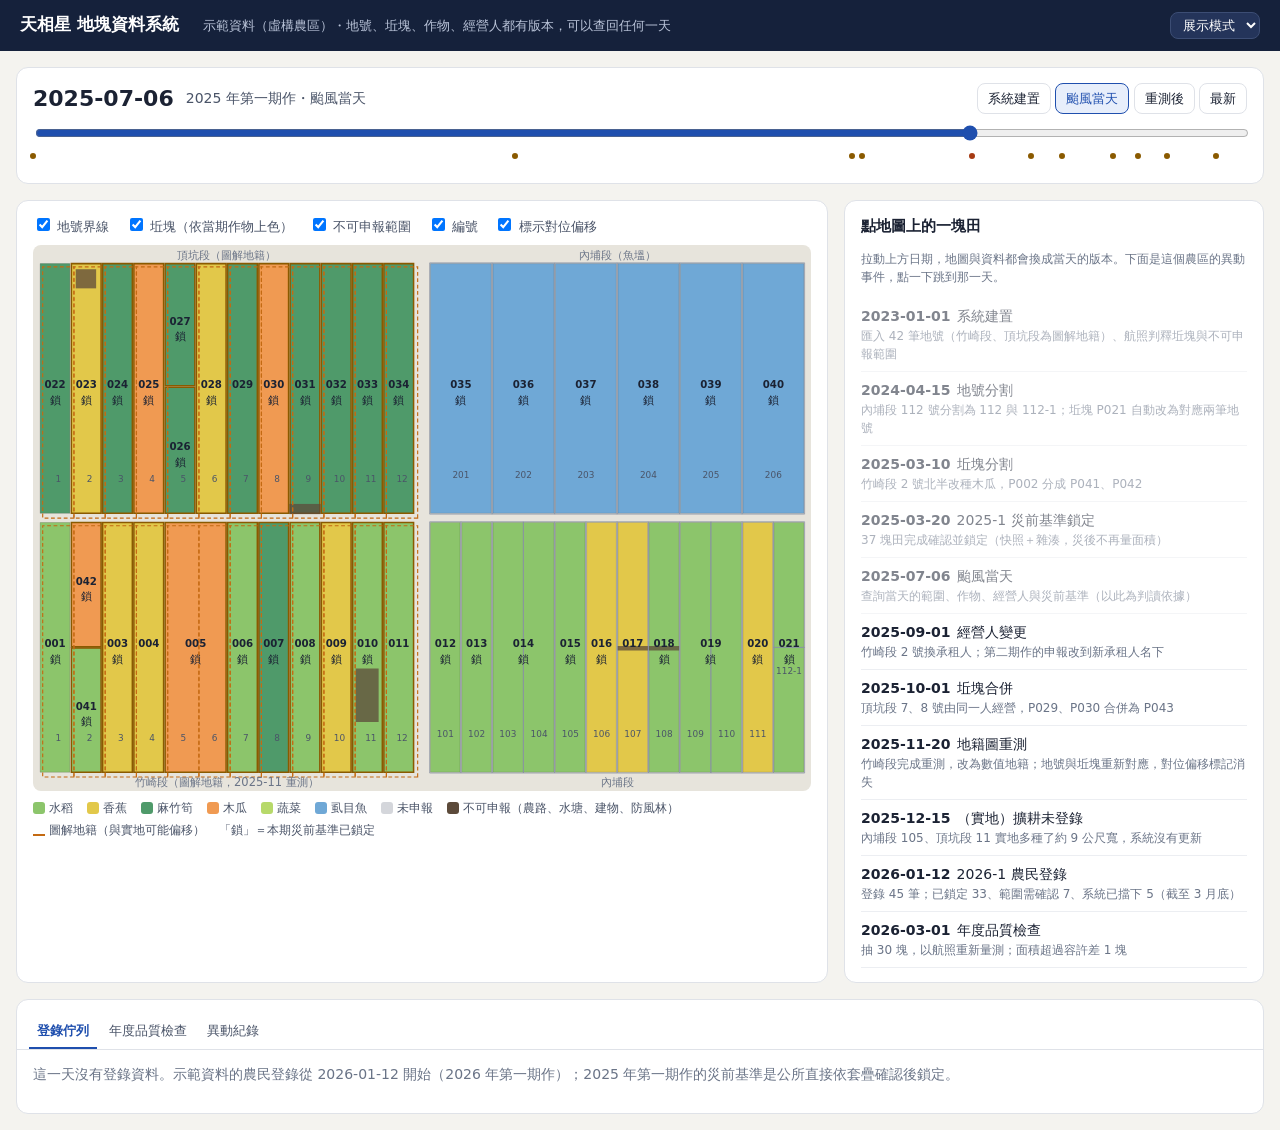
<file: demos/skyaide-lpis/index.html>
<!doctype html>
<html lang="zh-Hant">
<head>
<meta charset="utf-8">
<meta name="viewport" content="width=device-width, initial-scale=1">
<title>天相星 地塊資料</title>
<style>
:root {
  --navy: #15213b; --ink: #1b2233; --ink-2: #4a5468; --ink-3: #6a7487;
  --line: #dfe2e8; --line-2: #eceef2; --bg: #f4f3ef; --card: #fff;
  --blue: #1f4fae; --blue-bg: #e7eefb; --green: #1d6b43; --green-bg: #e3f2e9;
  --amber: #8a5a00; --amber-bg: #fdf1d6; --red: #a63a12; --red-bg: #fbe7de;
  --road: #e7e4dc; --lot: #8b93a3; --graphic: #c46a12; --sel: #1f4fae;
  --c-rice: #8cc56b; --c-banana: #e2c84a; --c-bamboo: #4f9a6a; --c-papaya: #f09a52; --c-veg: #b7d96a; --c-fish: #6fa8d6; --c-none: #d4d6db;
  --inel: #5c4a3a;
  --font: "PingFang TC", "Noto Sans TC", "Microsoft JhengHei", system-ui, sans-serif;
}
@media (prefers-color-scheme: dark) {
  :root:not([data-theme="light"]) {
    --navy: #0d1424; --ink: #e6e9ef; --ink-2: #b4bccb; --ink-3: #8c95a6; --line: #333b4c; --line-2: #262d3b; --bg: #141925; --card: #1c2230;
    --blue: #86a9f0; --blue-bg: #22304f; --green: #7fcf9f; --green-bg: #1d3328; --amber: #f0c060; --amber-bg: #3a2f17; --red: #f39b78; --red-bg: #3d2219;
    --road: #262b36; --lot: #7d8696; --graphic: #f0a050; --sel: #9cbcff; --c-none: #3a404c; --inel: #a08670;
  }
}
* { box-sizing: border-box; }
html, body { margin: 0; }
body { font-family: var(--font); background: var(--bg); color: var(--ink); font-size: 14px; line-height: 1.5; }
header { background: var(--navy); color: #fff; padding: 12px 20px; display: flex; flex-wrap: wrap; gap: 8px 24px; align-items: baseline; }
header h1 { font-size: 17px; margin: 0; font-weight: 600; }
header .sub { color: #b9c3d8; font-size: 13px; }
main { max-width: 1400px; margin: 0 auto; padding: 16px; display: grid; grid-template-columns: minmax(0, 1fr) 420px; gap: 16px; }
@media (max-width: 1000px) { main { grid-template-columns: minmax(0, 1fr); } }
.card { background: var(--card); border: 1px solid var(--line); border-radius: 12px; padding: 14px 16px; min-width: 0; }
.card h2 { font-size: 15px; margin: 0 0 10px; }
.full { grid-column: 1 / -1; }
.timebar { display: grid; gap: 8px; }
.timebar .row { display: flex; flex-wrap: wrap; align-items: center; gap: 8px 12px; }
.date { font-size: 22px; font-weight: 600; font-variant-numeric: tabular-nums; }
.season { color: var(--ink-2); }
input[type=range] { width: 100%; accent-color: var(--blue); }
.ticks { position: relative; height: 18px; }
.ticks button { position: absolute; transform: translateX(-50%); top: 0; width: 10px; height: 10px; border-radius: 50%; border: 2px solid var(--card); background: var(--amber); padding: 0; cursor: pointer; }
.ticks button.typhoon { background: var(--red); }
.btn { border: 1px solid var(--line); background: var(--card); color: var(--ink); border-radius: 8px; padding: 5px 10px; font: inherit; font-size: 13px; cursor: pointer; }
.btn:hover { border-color: var(--blue); }
.btn.on { background: var(--blue-bg); border-color: var(--blue); color: var(--blue); }
.btn.red { color: var(--red); }
.layers label { margin-right: 12px; font-size: 13px; color: var(--ink-2); white-space: nowrap; }
.mapwrap { position: relative; }
svg.map { width: 100%; height: auto; display: block; background: var(--road); border-radius: 8px; touch-action: manipulation; }
svg.map .lot { fill: none; stroke: var(--lot); stroke-width: 0.6; }
svg.map .lot.graphic { stroke: var(--graphic); stroke-dasharray: 3 2; stroke-width: 0.9; }
svg.map .lot.hl { stroke: var(--sel); stroke-width: 2; stroke-dasharray: none; }
svg.map .parcel { stroke: rgba(0,0,0,.25); stroke-width: 0.5; cursor: pointer; }
svg.map .parcel:hover { stroke: var(--ink); stroke-width: 1.2; }
svg.map .parcel.sel { stroke: var(--sel); stroke-width: 2.6; }
svg.map .parcel.flag { stroke: var(--amber); stroke-width: 1.2; }
svg.map text.sec { font-size: 9px; fill: var(--ink-3); }
svg.map .inel { fill: var(--inel); opacity: .75; pointer-events: none; }
svg.map text { font-size: 7px; fill: var(--ink-2); pointer-events: none; text-anchor: middle; }
svg.map text.pid { font-size: 8px; fill: #1b2233; font-weight: 600; }
svg.map .lock { font-size: 9px; fill: #1b2233; }
.legend { display: flex; flex-wrap: wrap; gap: 4px 14px; font-size: 12px; color: var(--ink-2); margin-top: 8px; }
.legend i { display: inline-block; width: 12px; height: 12px; border-radius: 3px; vertical-align: -2px; margin-right: 4px; }
.legend i.line { height: 0; border-top: 2px dashed var(--graphic); border-radius: 0; }
.tabs { display: flex; flex-wrap: wrap; gap: 4px; border-bottom: 1px solid var(--line); margin: 0 -16px 12px; padding: 0 12px; }
.tabs button { border: 0; background: none; font: inherit; font-size: 13px; padding: 7px 8px; color: var(--ink-2); cursor: pointer; border-bottom: 2px solid transparent; }
.tabs button.on { color: var(--blue); border-bottom-color: var(--blue); font-weight: 600; }
dl.kv { display: grid; grid-template-columns: 7.5em minmax(0, 1fr); gap: 4px 10px; margin: 0; }
dl.kv dt { color: var(--ink-3); }
dl.kv dd { margin: 0; overflow-wrap: anywhere; }
table { width: 100%; border-collapse: collapse; font-size: 13px; }
th, td { text-align: left; padding: 6px 8px; border-bottom: 1px solid var(--line-2); vertical-align: top; }
th { color: var(--ink-3); font-weight: 500; white-space: nowrap; }
td.num, th.num { text-align: right; font-variant-numeric: tabular-nums; }
tr.click { cursor: pointer; }
tr.click:hover td { background: var(--line-2); }
.scroll { overflow-x: auto; }
.chip { display: inline-block; padding: 1px 8px; border-radius: 999px; font-size: 12px; white-space: nowrap; }
.chip.ok { background: var(--green-bg); color: var(--green); }
.chip.warn { background: var(--amber-bg); color: var(--amber); }
.chip.bad { background: var(--red-bg); color: var(--red); }
.chip.info { background: var(--blue-bg); color: var(--blue); }
.muted { color: var(--ink-3); }
.small { font-size: 12px; }
.hash { font-family: ui-monospace, Menlo, monospace; font-size: 11px; color: var(--ink-3); overflow-wrap: anywhere; }
.events { list-style: none; padding: 0; margin: 0; }
.events li { padding: 8px 0; border-bottom: 1px solid var(--line-2); cursor: pointer; }
.events li.past { opacity: .55; }
.events li b { font-variant-numeric: tabular-nums; margin-right: 6px; }
.note { background: var(--amber-bg); color: var(--amber); padding: 8px 10px; border-radius: 8px; font-size: 13px; margin-bottom: 10px; }
.stat { display: flex; flex-wrap: wrap; gap: 8px 22px; margin-bottom: 10px; }
.stat div b { display: block; font-size: 20px; font-variant-numeric: tabular-nums; }
.stat div span { font-size: 12px; color: var(--ink-3); }
svg.chart { width: 100%; height: 170px; display: block; }
svg.chart .ax { stroke: var(--line); }
svg.chart text { font-size: 10px; fill: var(--ink-3); }
.pager { display: flex; gap: 8px; align-items: center; margin-top: 8px; }
</style>
</head>
<body>
<header>
  <h1>天相星 地塊資料系統</h1>
  <span class="sub">示範資料（虛構農區）・地號、坵塊、作物、經營人都有版本，可以查回任何一天</span>
  <select id="modeSel" aria-label="模式" style="margin-left:auto;font:inherit;font-size:13px;border-radius:8px;padding:4px 8px;background:#24345a;color:#fff;border:1px solid #3c4d74">
    <option value="demo">展示模式</option><option value="ops">實操模式</option>
  </select>
</header>
<main>
  <section class="card full timebar" aria-label="查詢日期">
    <div class="row">
      <span class="date" id="dateLabel"></span><span class="season" id="seasonLabel"></span>
      <span style="flex:1"></span>
      <span id="quick"></span>
    </div>
    <input type="range" id="slider" aria-label="查詢日期">
    <div class="ticks" id="ticks"></div>
  </section>

  <section class="card" aria-label="地圖">
    <div class="row layers" style="margin-bottom:8px">
      <label><input type="checkbox" data-layer="lots" checked> 地號界線</label>
      <label><input type="checkbox" data-layer="parcels" checked> 坵塊（依當期作物上色）</label>
      <label><input type="checkbox" data-layer="inel" checked> 不可申報範圍</label>
      <label><input type="checkbox" data-layer="labels" checked> 編號</label>
      <label><input type="checkbox" data-layer="flags" checked> 標示對位偏移</label>
    </div>
    <div class="mapwrap"><svg class="map" id="map" role="img" aria-label="農區地圖"></svg></div>
    <div class="legend" id="legend"></div>
  </section>

  <section class="card" aria-label="坵塊資料" id="panel"></section>

  <section class="card full" aria-label="全區">
    <div class="tabs" id="gtabs"></div>
    <div id="gbody"></div>
  </section>
</main>

<script src="data.js"></script>
<script>
(function () {
  'use strict';
  const D = window.LPIS;
  const $ = (s) => document.querySelector(s);
  const START = '2023-01-01', END = (D.today && D.today > '2026-03-31') ? D.today : '2026-03-31', TYPHOON = '2025-07-06';
  let MODE = 'demo'; try { MODE = localStorage.getItem('skyaide.lpis.mode') === 'ops' ? 'ops' : 'demo'; } catch (e) { /* 無法讀取 */ }
  const OPS = MODE === 'ops';
  const CROP = { '水稻': 'rice', '香蕉': 'banana', '麻竹筍': 'bamboo', '木瓜': 'papaya', '蔬菜': 'veg', '虱目魚': 'fish' };
  const W = 610, H = 428, PAD = 5, PADY = 14;
  const S = { date: TYPHOON, sel: null, tab: 'sum', gtab: 'reg', layers: { lots: 1, parcels: 1, inel: 1, labels: 1, flags: 1 }, logPage: 0, tampered: null };

  function esc(s) { return String(s == null ? '' : s).replace(/[&<>"]/g, c => ({ '&': '&amp;', '<': '&lt;', '>': '&gt;', '"': '&quot;' })[c]); }
  function at(rows, d) { return rows.filter(r => r.valid_from <= d && (r.valid_to == null || r.valid_to > d)); }
  function season(d) { return d.slice(0, 4) + '-' + (+d.slice(5, 7) <= 7 ? 1 : 2); }
  function seasonName(s) { return s.slice(0, 4) + ' 年第' + (s.endsWith('1') ? '一' : '二') + '期作'; }
  function dayIndex(d) { return Math.round((Date.parse(d) - Date.parse(START)) / 864e5); }
  function dayStr(i) { return new Date(Date.parse(START) + i * 864e5).toISOString().slice(0, 10); }
  function m2(v) { return v == null ? '—' : Math.round(v).toLocaleString() + ' m²'; }
  function pct(v) { return (v * 100).toFixed(1) + '%'; }
  function px(x) { return (x + PAD).toFixed(1); }
  function py(y) { return (H - PADY - y).toFixed(1); }
  function path(shape) { return shape.map(r => 'M' + r.map(p => px(p[0]) + ',' + py(p[1])).join('L') + 'Z').join(''); }
  function center(shape) { let xs = shape[0].map(p => p[0]), ys = shape[0].map(p => p[1]); return [(Math.min(...xs) + Math.max(...xs)) / 2, (Math.min(...ys) + Math.max(...ys)) / 2]; }
  function lotName(id, d) { const l = at(D.lots.filter(x => x.lot_id === id), d)[0] || D.lots.filter(x => x.lot_id === id).slice(-1)[0]; return l ? l.section + ' ' + l.lot_no : id; }
  function opName(code) { const o = D.operators.filter(x => x.operator_code === code).slice(-1)[0]; return o ? o.name + '（' + code + '）' : code; }
  function cropAt(pid, d) { const r = at(D.crops, d).find(c => c.parcel_id === pid && c.season === season(d)); return r || null; }
  function linksAt(pid, d) { return at(D.links, d).filter(l => l.parcel_id === pid); }
  function chip(text, kind) { return '<span class="chip ' + kind + '">' + esc(text) + '</span>'; }
  function statusChip(s) { return chip(s, { '已鎖定': 'ok', '待確認': 'info', '範圍需確認': 'warn', '系統已擋下': 'bad' }[s] || 'info'); }

  // ---------------------------------------------------------------- 時間軸
  const slider = $('#slider');
  slider.min = 0; slider.max = dayIndex(END); slider.step = 1;
  slider.addEventListener('input', () => setDate(dayStr(+slider.value)));
  const quick = [['系統建置', START], ['颱風當天', TYPHOON], ['重測後', '2025-12-01'], ['最新', END]];
  $('#quick').innerHTML = quick.map(([t, d]) => '<button class="btn" data-date="' + d + '">' + t + '</button>').join(' ');
  $('#quick').addEventListener('click', e => { const d = e.target.dataset.date; if (d) setDate(d); });
  $('#ticks').innerHTML = D.events.map(e => '<button title="' + esc(e.date + ' ' + e.title) + '" aria-label="' + esc(e.date + ' ' + e.title) + '" data-date="' + e.date + '" class="' + (e.date === TYPHOON ? 'typhoon' : '') + '" style="left:' + (dayIndex(e.date) / dayIndex(END) * 100) + '%"></button>').join('');
  $('#ticks').addEventListener('click', e => { const d = e.target.dataset.date; if (d) setDate(d); });

  function setDate(d) { S.date = d; S.logPage = 0; render(); }

  // ---------------------------------------------------------------- 地圖
  $('.layers').addEventListener('change', e => { const k = e.target.dataset.layer; if (k) { S.layers[k] = e.target.checked ? 1 : 0; drawMap(); } });
  $('#map').setAttribute('viewBox', '0 0 ' + W + ' ' + H);
  $('#map').addEventListener('click', e => { const id = e.target.dataset && e.target.dataset.pid; if (id) select(id); });
  $('#map').addEventListener('keydown', e => { const id = e.target.dataset && e.target.dataset.pid; if (id && (e.key === 'Enter' || e.key === ' ')) { e.preventDefault(); select(id); } });

  function drawMap() {
    const d = S.date, L = S.layers, out = [];
    const parcels = at(D.parcels, d);
    const links = at(D.links, d);
    const selLots = S.sel ? links.filter(l => l.parcel_id === S.sel).map(l => l.lot_id) : [];
    const flagged = new Set(links.filter(l => l.flag === '疑似對位偏移').map(l => l.parcel_id));
    const locked = new Set(D.baselines.filter(b => b.locked_at <= d && b.season === season(d)).map(b => b.parcel_id));
    if (L.parcels) for (const p of parcels) {
      const c = cropAt(p.parcel_id, d);
      const key = c ? CROP[c.crop] || 'none' : (p.land_use === '魚塭' ? 'fish' : 'none');
      const cls = 'parcel' + (p.parcel_id === S.sel ? ' sel' : (L.flags && flagged.has(p.parcel_id) ? ' flag' : ''));
      out.push('<path class="' + cls + '" data-pid="' + p.parcel_id + '" tabindex="0" style="fill:var(--c-' + key + ')" d="' + path(p.shape) + '"><title>' + esc(p.parcel_id + ' ' + (c ? c.crop : '未申報') + ' ' + Math.round(p.eff_area_m2) + ' m²') + '</title></path>');
    }
    if (L.inel) for (const f of at(D.ineligible, d)) out.push('<path class="inel" d="' + path(f.shape) + '"><title>' + esc(f.kind) + '</title></path>');
    if (L.lots) for (const l of at(D.lots, d)) out.push('<path class="lot' + (l.graphic ? ' graphic' : '') + (selLots.includes(l.lot_id) ? ' hl' : '') + '" d="' + path(l.shape) + '"/>');
    if (L.labels) {
      for (const l of at(D.lots, d)) { const [x, y] = center(l.shape); out.push('<text x="' + px(x) + '" y="' + py(y - 70) + '">' + esc(l.lot_no) + '</text>'); }
      for (const p of parcels) { const [x, y] = center(p.shape); out.push('<text class="pid" x="' + px(x) + '" y="' + py(y) + '">' + p.parcel_id.slice(1) + '</text>'); if (locked.has(p.parcel_id)) out.push('<text class="lock" x="' + px(x) + '" y="' + py(y - 12) + '">鎖</text>'); }
      out.push('<text class="sec" x="' + px(147) + '" y="' + py(-10) + '">竹崎段（圖解地籍，2025-11 重測）</text><text class="sec" x="' + px(453) + '" y="' + py(-10) + '">內埔段</text><text class="sec" x="' + px(147) + '" y="' + py(403) + '">頂坑段（圖解地籍）</text><text class="sec" x="' + px(453) + '" y="' + py(403) + '">內埔段（魚塭）</text>');
    }
    $('#map').innerHTML = out.join('');
  }
  $('#legend').innerHTML = Object.entries(CROP).map(([k, v]) => '<span><i style="background:var(--c-' + v + ')"></i>' + k + '</span>').join('') +
    '<span><i style="background:var(--c-none)"></i>未申報</span><span><i style="background:var(--inel)"></i>不可申報（農路、水塘、建物、防風林）</span>' +
    '<span><i class="line"></i>圖解地籍（與實地可能偏移）</span><span>「鎖」＝本期災前基準已鎖定</span>';

  function select(pid) { S.sel = pid; render(); }

  // ---------------------------------------------------------------- 坵塊面板
  const TABS = [['sum', '概要'], ['lots', '地號對應'], ['rights', '經營人'], ['crops', '作物'], ['base', '災前基準'], ['hist', '異動'], ['obs', '觀測時序']];
  $('#panel').addEventListener('click', e => {
    const t = e.target.closest('[data-tab]'); if (t) { S.tab = t.dataset.tab; drawPanel(); }
    const g = e.target.closest('[data-goto]'); if (g) setDate(g.dataset.goto);
    const p = e.target.closest('[data-pick]'); if (p) select(p.dataset.pick);
  });

  function drawPanel() {
    const d = S.date, pid = S.sel, el = $('#panel');
    if (!pid) {
      el.innerHTML = '<h2>點地圖上的一塊田</h2><p class="muted small">拉動上方日期，地圖與資料都會換成當天的版本。下面是這個農區的異動事件，點一下跳到那一天。</p><ul class="events">' +
        D.events.map(e => '<li class="' + (e.date > d ? '' : 'past') + '" data-goto="' + e.date + '"><b>' + e.date + '</b>' + esc(e.title) + '<div class="small muted">' + esc(e.detail) + '</div></li>').join('') + '</ul>';
      return;
    }
    const p = at(D.parcels.filter(x => x.parcel_id === pid), d)[0];
    let body = '';
    if (!p) {
      const vs = D.parcels.filter(x => x.parcel_id === pid);
      const first = vs[0], last = vs[vs.length - 1];
      body = '<div class="note">' + esc(d) + ' 當天沒有這塊田。' + (d < first.valid_from ? '它在 ' + first.valid_from + ' 才建立。' : '它在 ' + last.valid_to + ' 失效（' + esc(last.reason || '') + '）。') + '</div>';
      if (S.tab !== 'hist') S.tab = 'hist';
    }
    el.innerHTML = '<h2>坵塊 ' + esc(pid) + (p ? ' <span class="muted small">第 ' + p.version + ' 版</span>' : '') + ' <button class="btn" style="float:right" data-pick="">×</button></h2>' +
      '<div class="tabs">' + TABS.map(([k, t]) => '<button data-tab="' + k + '" class="' + (S.tab === k ? 'on' : '') + '">' + t + '</button>').join('') + '</div>' + body + (p || S.tab === 'hist' ? tabBody(pid, p, d) : '');
    el.querySelector('[data-pick=""]').addEventListener('click', e => { e.stopPropagation(); S.sel = null; render(); });
  }

  function tabBody(pid, p, d) {
    const links = linksAt(pid, d);
    if (S.tab === 'sum') {
      const c = cropAt(pid, d);
      const flags = links.filter(l => l.flag).map(l => chip(l.flag, l.flag === '疑似對位偏移' ? 'warn' : 'info'));
      const bl = D.baselines.find(b => b.parcel_id === pid && b.season === season(d) && b.locked_at <= d);
      return '<dl class="kv">' +
        '<dt>土地使用</dt><dd>' + esc(p.land_use) + '</dd>' +
        '<dt>總面積</dt><dd>' + m2(p.gross_area_m2) + '</dd>' +
        '<dt>不可申報</dt><dd>' + m2(p.ineligible_m2) + (p.gross_area_m2 ? '（' + pct(p.ineligible_m2 / p.gross_area_m2) + '）' : '') + '</dd>' +
        '<dt>有效種植面積</dt><dd><b>' + m2(p.eff_area_m2) + '</b></dd>' +
        '<dt>周長</dt><dd>' + Math.round(p.perimeter_m) + ' m</dd>' +
        '<dt>中心 TWD97</dt><dd>' + p.center_x.toFixed(1) + ', ' + p.center_y.toFixed(1) + '</dd>' +
        '<dt>中心 WGS84</dt><dd>' + p.center_lat.toFixed(6) + ', ' + p.center_lon.toFixed(6) + '</dd>' +
        '<dt>地號</dt><dd>' + links.map(l => esc(lotName(l.lot_id, d)) + '（' + pct(l.share_of_parcel) + '）').join('、') + ' ' + flags.join(' ') + '</dd>' +
        '<dt>' + seasonName(season(d)) + '</dt><dd>' + (c ? esc(c.crop) + '，' + esc(opName(c.operator_code)) : '<span class="muted">未申報</span>') + '</dd>' +
        '<dt>災前基準</dt><dd>' + (bl ? chip('已鎖定 ' + bl.locked_at, 'ok') : '<span class="muted">本期尚未鎖定</span>') + '</dd>' +
        '<dt>範圍來源</dt><dd>' + esc(p.source) + '，' + p.valid_from + ' 起</dd></dl>';
    }
    if (S.tab === 'lots') {
      const sum = links.reduce((a, l) => a + l.share_of_parcel, 0);
      return '<p class="small muted">坵塊與地號以圖形套疊計算重疊面積。判讀結果依「佔本田」比例分攤回各地號；重疊低於 0.5% 視為邊界誤差。</p><div class="scroll"><table><tr><th>地號</th><th class="num">重疊</th><th class="num">佔本田</th><th class="num">佔地號</th><th>標示</th></tr>' +
        links.map(l => { const lot = at(D.lots.filter(x => x.lot_id === l.lot_id), d)[0] || {}; return '<tr><td>' + esc(lotName(l.lot_id, d)) + (lot.graphic ? ' <span class="small muted">圖解</span>' : '') + '</td><td class="num">' + m2(l.overlap_m2) + '</td><td class="num">' + pct(l.share_of_parcel) + '</td><td class="num">' + pct(l.share_of_lot) + '</td><td>' + (l.flag ? chip(l.flag, l.flag === '疑似對位偏移' ? 'warn' : 'info') : '') + '</td></tr>'; }).join('') +
        '<tr><td class="muted">合計</td><td></td><td class="num">' + pct(sum) + '</td><td></td><td>' + (Math.abs(sum - 1) > 0.02 ? chip('有一部分落在地號以外（道路或偏移）', 'warn') : '') + '</td></tr></table></div>' +
        (links.some(l => l.flag === '疑似對位偏移') ? '<div class="note" style="margin-top:10px">圖解地籍與航照有幾公尺的偏移，田的邊緣落到隔壁地號。登錄時會列為「範圍需確認」，由公所套疊確認。</div>' : '');
    }
    if (S.tab === 'rights') {
      const rows = links.flatMap(l => at(D.rights, d).filter(r => r.lot_id === l.lot_id));
      const all = D.rights.filter(r => links.some(l => l.lot_id === r.lot_id));
      return '<p class="small muted">可申報上限＝本筆地號面積 × 持分。文件期間外的使用權不算有效。</p><div class="scroll"><table><tr><th>地號</th><th>經營人</th><th>權利</th><th>持分</th><th>文件期間</th><th class="num">上限</th></tr>' +
        rows.map(r => { const lot = at(D.lots.filter(x => x.lot_id === r.lot_id), d)[0]; const valid = r.doc_from <= d && (!r.doc_to || r.doc_to >= d);
          return '<tr><td>' + esc(lotName(r.lot_id, d)) + '</td><td>' + esc(opName(r.operator_code)) + '</td><td>' + esc(r.right_type) + '</td><td>' + r.share_num + '/' + r.share_den + '</td><td>' + r.doc_from + '～' + (r.doc_to || '無期限') + (valid ? '' : ' ' + chip('已過期', 'bad')) + '</td><td class="num">' + (valid && lot ? m2(lot.reg_area_m2 * r.share_num / r.share_den) : '—') + '</td></tr>'; }).join('') +
        '</table></div><h2 style="margin-top:14px">使用權變動</h2><table>' + all.map(r => '<tr><td>' + esc(lotName(r.lot_id, d)) + '</td><td>' + esc(opName(r.operator_code)) + '</td><td class="small">' + r.valid_from + ' 起' + (r.valid_to ? '，' + r.valid_to + ' 止' : '') + '</td><td class="small muted">' + esc(r.reason) + '</td></tr>').join('') + '</table>';
    }
    if (S.tab === 'crops') {
      const rows = D.crops.filter(c => c.parcel_id === pid && c.valid_from <= d).sort((a, b) => a.season < b.season ? 1 : -1);
      return '<div class="scroll"><table><tr><th>期作</th><th>作物</th><th>種植日</th><th>經營人</th><th>來源</th><th>證明</th></tr>' +
        rows.map(c => '<tr' + (c.valid_to && c.valid_to <= d ? ' class="muted"' : '') + '><td>' + c.season + '</td><td>' + esc(c.crop) + '</td><td>' + (c.planting_date || '—') + '</td><td>' + esc(opName(c.operator_code)) + (c.valid_to && c.valid_to <= d ? '<div class="small">（' + c.valid_to + ' 改申報）</div>' : '') + '</td><td>' + esc(c.source) + '</td><td>' + (c.has_proof ? '有' : '—') + '</td></tr>').join('') + '</table></div>';
    }
    if (S.tab === 'base') {
      const rows = D.baselines.filter(b => b.parcel_id === pid && b.locked_at <= d);
      if (!rows.length) return '<p class="muted">到這一天為止沒有鎖定過災前基準。</p>';
      return '<p class="small muted">鎖定時把範圍、有效面積、作物、經營人、地號對應存成快照並計算雜湊，之後不能修改（資料庫觸發器會擋下）。災後判讀一律用鎖定的版本，不再量面積。</p>' +
        rows.map(b => '<div class="card" style="margin-bottom:8px"><dl class="kv"><dt>編號</dt><dd>' + esc(b.baseline_id) + ' ' + (D.baseline_ok[b.baseline_id] ? chip('查驗相符', 'ok') : chip('查驗不符', 'bad')) + '</dd>' +
          '<dt>期作</dt><dd>' + seasonName(b.season) + '</dd><dt>鎖定</dt><dd>' + b.locked_at.slice(0, 10) + '，' + esc(b.method) + '</dd><dt>作物／經營人</dt><dd>' + esc(b.crop || '—') + '／' + esc(opName(b.operator_code)) + '</dd>' +
          '<dt>有效面積</dt><dd>' + m2(b.eff_area_m2) + '</dd><dt>地號分攤</dt><dd>' + JSON.parse(b.lots_json).map(l => esc(lotName(l.lot_id, b.locked_at.slice(0, 10))) + ' ' + pct(l.share)).join('、') + '</dd>' +
          '<dt>內容雜湊</dt><dd class="hash">' + b.content_hash + '</dd></dl></div>').join('');
    }
    if (S.tab === 'hist') {
      const rows = D.log.filter(h => h.entity_id === pid || h.entity_id.endsWith('|' + pid) || (h.entity_id.startsWith('BL-') && h.entity_id.endsWith('-' + pid)) || (h.reason || '').includes('原 ' + pid) || (h.reason || '').includes(pid + '、') || (h.reason || '').includes('、' + pid));
      return '<p class="small muted">這塊田相關的每一筆異動（含地號對應、災前基準，以及由它分割或合併出來的新坵塊）。灰色是查詢日之後才發生的。</p><div class="scroll"><table><tr><th>日期</th><th>動作</th><th>對象</th><th>原因</th></tr>' +
        rows.map(h => { const tid = h.table_name === 'parcels' && h.entity_id !== pid ? '<a href="#" data-pick="' + h.entity_id + '">' + h.entity_id + '</a>' : esc(h.entity_id);
          return '<tr class="' + (h.at.slice(0, 10) > d ? 'muted' : '') + '"><td>' + h.at.slice(0, 10) + '</td><td>' + esc(h.action) + '</td><td class="small">' + esc(tableName(h.table_name)) + ' ' + tid + (h.version > 1 ? ' 第' + h.version + '版' : '') + '</td><td class="small">' + esc(h.reason) + '<div class="muted">' + esc(h.actor) + '</div></td></tr>'; }).join('') + '</table></div>';
    }
    if (S.tab === 'obs') return obsChart(pid, d);
    return '';
  }

  function tableName(t) { return { lots: '地號', parcels: '坵塊', ineligible: '不可申報', lot_parcel: '對應', operators: '經營人', use_rights: '使用權', crop_declarations: '作物', registrations: '登錄', baselines: '災前基準', qa_runs: '品質檢查' }[t] || t; }

  function obsChart(pid, d) {
    const rows = D.observations.filter(o => o.parcel_id === pid);
    if (!rows.length) return '<p class="muted">沒有觀測資料。</p>';
    const W2 = 380, H2 = 160, l = 30, r = 8, t = 10, b = 22;
    const t0 = Date.parse('2024-01-01'), t1 = Date.parse(END);
    const X = s => l + (Date.parse(s) - t0) / (t1 - t0) * (W2 - l - r);
    const Y = v => t + (1 - (v + 0.3) / 1.2) * (H2 - t - b);
    let svg = '<svg class="chart" viewBox="0 0 ' + W2 + ' ' + H2 + '" role="img" aria-label="NDVI 時序">';
    for (const v of [0, 0.4, 0.8]) svg += '<line class="ax" x1="' + l + '" x2="' + (W2 - r) + '" y1="' + Y(v) + '" y2="' + Y(v) + '"/><text x="' + (l - 4) + '" y="' + (Y(v) + 3) + '" text-anchor="end">' + v + '</text>';
    for (const y of ['2024', '2025', '2026']) svg += '<text x="' + X(y + '-01-01') + '" y="' + (H2 - 6) + '">' + y + '</text>';
    svg += '<line x1="' + X(TYPHOON) + '" x2="' + X(TYPHOON) + '" y1="' + t + '" y2="' + (H2 - b) + '" stroke="var(--red)" stroke-dasharray="3 2"/>';
    if (d >= '2024-01-01') svg += '<line x1="' + X(d) + '" x2="' + X(d) + '" y1="' + t + '" y2="' + (H2 - b) + '" stroke="var(--blue)"/>';
    svg += '<path fill="none" stroke="var(--green)" stroke-width="1.6" d="M' + rows.map(o => X(o.date).toFixed(1) + ',' + Y(o.ndvi).toFixed(1)).join('L') + '"/>';
    svg += rows.map(o => '<circle cx="' + X(o.date).toFixed(1) + '" cy="' + Y(o.ndvi).toFixed(1) + '" r="2.6" fill="' + (o.interpolated ? 'var(--card)' : 'var(--green)') + '" stroke="var(--green)"><title>' + o.date + ' NDVI ' + o.ndvi + '，雲量 ' + Math.round(o.cloud_frac * 100) + '%' + (o.interpolated ? '（內插）' : '') + '</title></circle>').join('');
    svg += '</svg>';
    return '<p class="small muted">每月坵塊平均 NDVI。空心點是雲量超過六成、以前後內插的月份；紅線為颱風當天，藍線為查詢日。</p>' + svg;
  }

  // ---------------------------------------------------------------- 全區
  const GTABS = [['reg', '登錄佇列'], ['qa', '年度品質檢查'], ['log', '異動紀錄']].concat(OPS ? [['drops', '送達資料']] : []);
  $('#modeSel').value = MODE;
  $('#modeSel').addEventListener('change', (e) => { try { localStorage.setItem('skyaide.lpis.mode', e.target.value); } catch (er) { /* 無法保存 */ } location.reload(); });
  $('#gtabs').innerHTML = GTABS.map(([k, t]) => '<button data-g="' + k + '">' + t + '</button>').join('');
  $('#gtabs').addEventListener('click', e => { const k = e.target.dataset.g; if (k) { S.gtab = k; drawGlobal(); } });
  $('#gbody').addEventListener('click', async e => {
    const p = e.target.closest('[data-pick]'); if (p) { e.preventDefault(); select(p.dataset.pick); window.scrollTo({ top: 0, behavior: 'smooth' }); }
    const a = e.target.closest('[data-act]'); if (!a) return;
    if (a.dataset.act === 'verify') { S.tampered = null; await verifyChain(); }
    if (a.dataset.act === 'tamper' && !OPS) { S.tampered = Math.floor(D.log.length * 0.4); await verifyChain(); }
    if (a.dataset.act === 'prev') { S.logPage++; drawGlobal(); }
    if (a.dataset.act === 'next') { S.logPage = Math.max(0, S.logPage - 1); drawGlobal(); }
  });

  function drawGlobal() {
    document.querySelectorAll('#gtabs button').forEach(b => b.classList.toggle('on', b.dataset.g === S.gtab));
    const d = S.date, el = $('#gbody');
    if (S.gtab === 'reg') {
      const rows = at(D.registrations, d);
      if (!rows.length) { el.innerHTML = '<p class="muted">這一天沒有登錄資料。示範資料的農民登錄從 2026-01-12 開始（2026 年第一期作）；2025 年第一期作的災前基準是公所直接依套疊確認後鎖定。</p>'; return; }
      const cnt = {}; rows.forEach(r => cnt[r.status] = (cnt[r.status] || 0) + 1);
      el.innerHTML = '<div class="stat">' + ['待確認', '範圍需確認', '系統已擋下', '已鎖定'].map(s => '<div><b>' + (cnt[s] || 0) + '</b><span>' + s + '</span></div>').join('') + '</div>' +
        '<p class="small muted">農民登錄後系統先檢查：沒有有效使用權或申報超過「本筆面積 × 持分」直接擋下；農路水塘超過一成、只租一部分、圖解地籍列為範圍需確認。公所確認後鎖定為災前基準。（這裡只有資料結構與狀態，沒有登錄畫面。）</p>' +
        '<div class="scroll"><table><tr><th>登錄編號</th><th>坵塊</th><th>地號</th><th>經營人</th><th>作物</th><th class="num">申報</th><th class="num">上限</th><th>狀態</th><th>說明</th></tr>' +
        rows.sort((a, b) => a.reg_id < b.reg_id ? -1 : 1).map(r => '<tr class="click" data-pick="' + r.parcel_id + '"><td class="small">' + r.reg_id + '</td><td>' + r.parcel_id + '</td><td>' + esc(lotName(r.lot_id, d)) + '</td><td>' + esc(opName(r.operator_code)) + '</td><td>' + esc(r.crop) + '</td><td class="num">' + m2(r.declared_area_m2) + '</td><td class="num">' + m2(r.cap_area_m2) + '</td><td>' + statusChip(r.status) + '</td><td class="small">' + esc(r.notes || (r.status === '已鎖定' ? r.reason : '')) + '</td></tr>').join('') + '</table></div>';
    }
    if (S.gtab === 'qa') {
      const run = D.qa_runs.find(q => q.run_at.slice(0, 10) <= d);
      if (!run) { el.innerHTML = '<p class="muted">這一天之前還沒做過品質檢查（示範資料在 2026-03-01 做第一次）。</p>'; return; }
      const s = JSON.parse(run.summary_json);
      const rows = D.qa_results.filter(r => r.qa_id === run.qa_id).sort((a, b) => (a.pass - b.pass) || (b.issues.length - a.issues.length));
      el.innerHTML = '<div class="stat"><div><b>' + s.sample + '</b><span>抽樣坵塊</span></div><div><b>' + s.area_fail + '</b><span>面積超過容許差</span></div><div><b>' + (s.area_pass_rate * 100).toFixed(1) + '%</b><span>面積合格率</span></div><div><b>' + s.with_issues + '</b><span>有其他待處理事項</span></div></div>' +
        '<p class="small muted">' + esc(run.method) + '。容許差參考歐盟坵塊系統的年度品質檢查：周長 × 1.5 公尺。不合格的坵塊要重新判釋範圍，並查是否擴耕未申報。</p>' +
        '<div class="scroll"><table><tr><th>坵塊</th><th class="num">帳上有效面積</th><th class="num">航照量測</th><th class="num">差</th><th class="num">容許</th><th>結果</th><th>其他</th></tr>' +
        rows.map(r => '<tr class="click" data-pick="' + r.parcel_id + '"><td>' + r.parcel_id + '</td><td class="num">' + m2(r.recorded_m2) + '</td><td class="num">' + m2(r.measured_m2) + '</td><td class="num">' + (r.diff_m2 > 0 ? '+' : '') + Math.round(r.diff_m2) + '</td><td class="num">±' + Math.round(r.tolerance_m2) + '</td><td>' + (r.pass ? chip('合格', 'ok') : chip('超過', 'bad')) + '</td><td class="small">' + esc(r.issues.split('；').filter(x => !x.startsWith('面積差')).join('；')) + '</td></tr>').join('') + '</table></div>';
    }
    if (S.gtab === 'drops') {
      const rows = D.ops_drops || [];
      el.innerHTML = '<p class="small muted">實操模式下資料庫不能直接修改，所有變動都由送達的資料推動：地政事務所（地號分割、重測）、公所（使用權、確認鎖定）、農民 App（作物申報、登錄）、航照判釋（坵塊範圍）。每份只處理一次，生效日為處理當天，處理後檔案被改動會被拒絕；一份裡任何一項不合規定，整份不處理。執行 <code>python ops.py</code> 處理收件匣。</p>' +
        (rows.length ? '<div class="scroll"><table><tr><th>處理時間</th><th>檔案</th><th>來源</th><th class="num">項目</th><th>結果</th></tr>' + rows.map(r => '<tr><td>' + esc(r.applied_at.replace('T', ' ').slice(0, 16)) + '</td><td>' + esc(r.file) + '</td><td>' + esc(r.source) + '</td><td class="num">' + r.items + '</td><td>' + chip(r.result, 'ok') + '</td></tr>').join('') + '</table></div>' : '<p class="muted">還沒有處理過送達資料。</p>');
      return;
    }
    if (S.gtab === 'log') {
      const rows = D.log.filter(h => h.at.slice(0, 10) <= d);
      const per = 50, pages = Math.max(1, Math.ceil(rows.length / per));
      S.logPage = Math.min(S.logPage, pages - 1);
      const slice = rows.slice(Math.max(0, rows.length - per * (S.logPage + 1)), rows.length - per * S.logPage).reverse();
      el.innerHTML = '<div class="row" style="display:flex;flex-wrap:wrap;gap:8px;align-items:center;margin-bottom:10px"><button class="btn" data-act="verify">重新查驗雜湊鏈</button>' + (OPS ? '' : '<button class="btn red" data-act="tamper">模擬竄改一筆後查驗</button>') + '<span id="chainResult" class="small">' + (D.log_ok ? chip('建置時查驗：完整', 'ok') : chip('建置時查驗：斷裂', 'bad')) + '</span></div>' +
        '<p class="small muted">每筆異動記下前一筆的雜湊。改掉或刪掉任何一筆，從那一筆之後就接不起來。到 ' + d + ' 為止共 ' + rows.length + ' 筆，最新的在上面。</p>' +
        '<div class="scroll"><table><tr><th class="num">序</th><th>時間</th><th>動作</th><th>對象</th><th>原因</th><th>雜湊</th></tr>' +
        slice.map(h => '<tr><td class="num">' + h.seq + '</td><td class="small">' + h.at.replace('T', ' ').slice(0, 16) + '</td><td>' + esc(h.action) + '</td><td class="small">' + esc(tableName(h.table_name)) + ' ' + esc(h.entity_id) + '</td><td class="small">' + esc(h.reason) + '<div class="muted">' + esc(h.actor) + '</div></td><td class="hash">' + h.hash.slice(0, 16) + '…</td></tr>').join('') + '</table></div>' +
        '<div class="pager"><button class="btn" data-act="prev"' + (S.logPage >= pages - 1 ? ' disabled' : '') + '>較舊</button><span class="small muted">第 ' + (S.logPage + 1) + ' / ' + pages + ' 頁</span><button class="btn" data-act="next"' + (S.logPage === 0 ? ' disabled' : '') + '>較新</button></div>';
    }
  }

  // 與 Python json.dumps(sort_keys=True, ensure_ascii=False, separators=(',', ':')) 相同的序列化
  function canon(o) { return '{' + Object.keys(o).sort().map(k => JSON.stringify(k) + ':' + JSON.stringify(o[k])).join(',') + '}'; }
  async function sha(s) { const b = await crypto.subtle.digest('SHA-256', new TextEncoder().encode(s)); return Array.from(new Uint8Array(b)).map(x => x.toString(16).padStart(2, '0')).join(''); }
  async function verifyChain() {
    const out = $('#chainResult');
    if (!(window.crypto && crypto.subtle)) { out.innerHTML = chip('這個瀏覽器不能在本機計算雜湊；請用 query.py verify', 'warn'); return; }
    out.textContent = '查驗中…';
    let prev = '0'.repeat(64);
    for (const r of D.log) {
      const reason = (S.tampered === r.seq) ? r.reason + '（被改過）' : r.reason;
      const body = { at: r.at, actor: r.actor, action: r.action, table: r.table_name, entity: r.entity_id, version: r.version, valid_from: r.valid_from, reason, content_hash: r.content_hash, prev };
      const h = await sha(canon(body));
      if (r.prev_hash !== prev || h !== r.hash) {
        out.innerHTML = chip('第 ' + r.seq + ' 筆接不起來', 'bad') + ' <span class="muted">' + esc(r.at.slice(0, 10) + ' ' + tableName(r.table_name) + ' ' + r.entity_id) + (S.tampered ? '（示範：只在畫面上改了這一筆的原因欄，資料檔沒有動）' : '') + '</span>';
        return;
      }
      prev = r.hash;
    }
    out.innerHTML = chip('完整：' + D.log.length + ' 筆全部接得起來', 'ok');
  }

  // ---------------------------------------------------------------- 全部重畫
  function render() {
    slider.value = dayIndex(S.date);
    $('#dateLabel').textContent = S.date;
    $('#seasonLabel').textContent = seasonName(season(S.date)) + (S.date === TYPHOON ? '・颱風當天' : '');
    document.querySelectorAll('#quick .btn').forEach(b => b.classList.toggle('on', b.dataset.date === S.date));
    drawMap(); drawPanel(); drawGlobal();
  }
  render();
})();
</script>
</body>
</html>
</file>
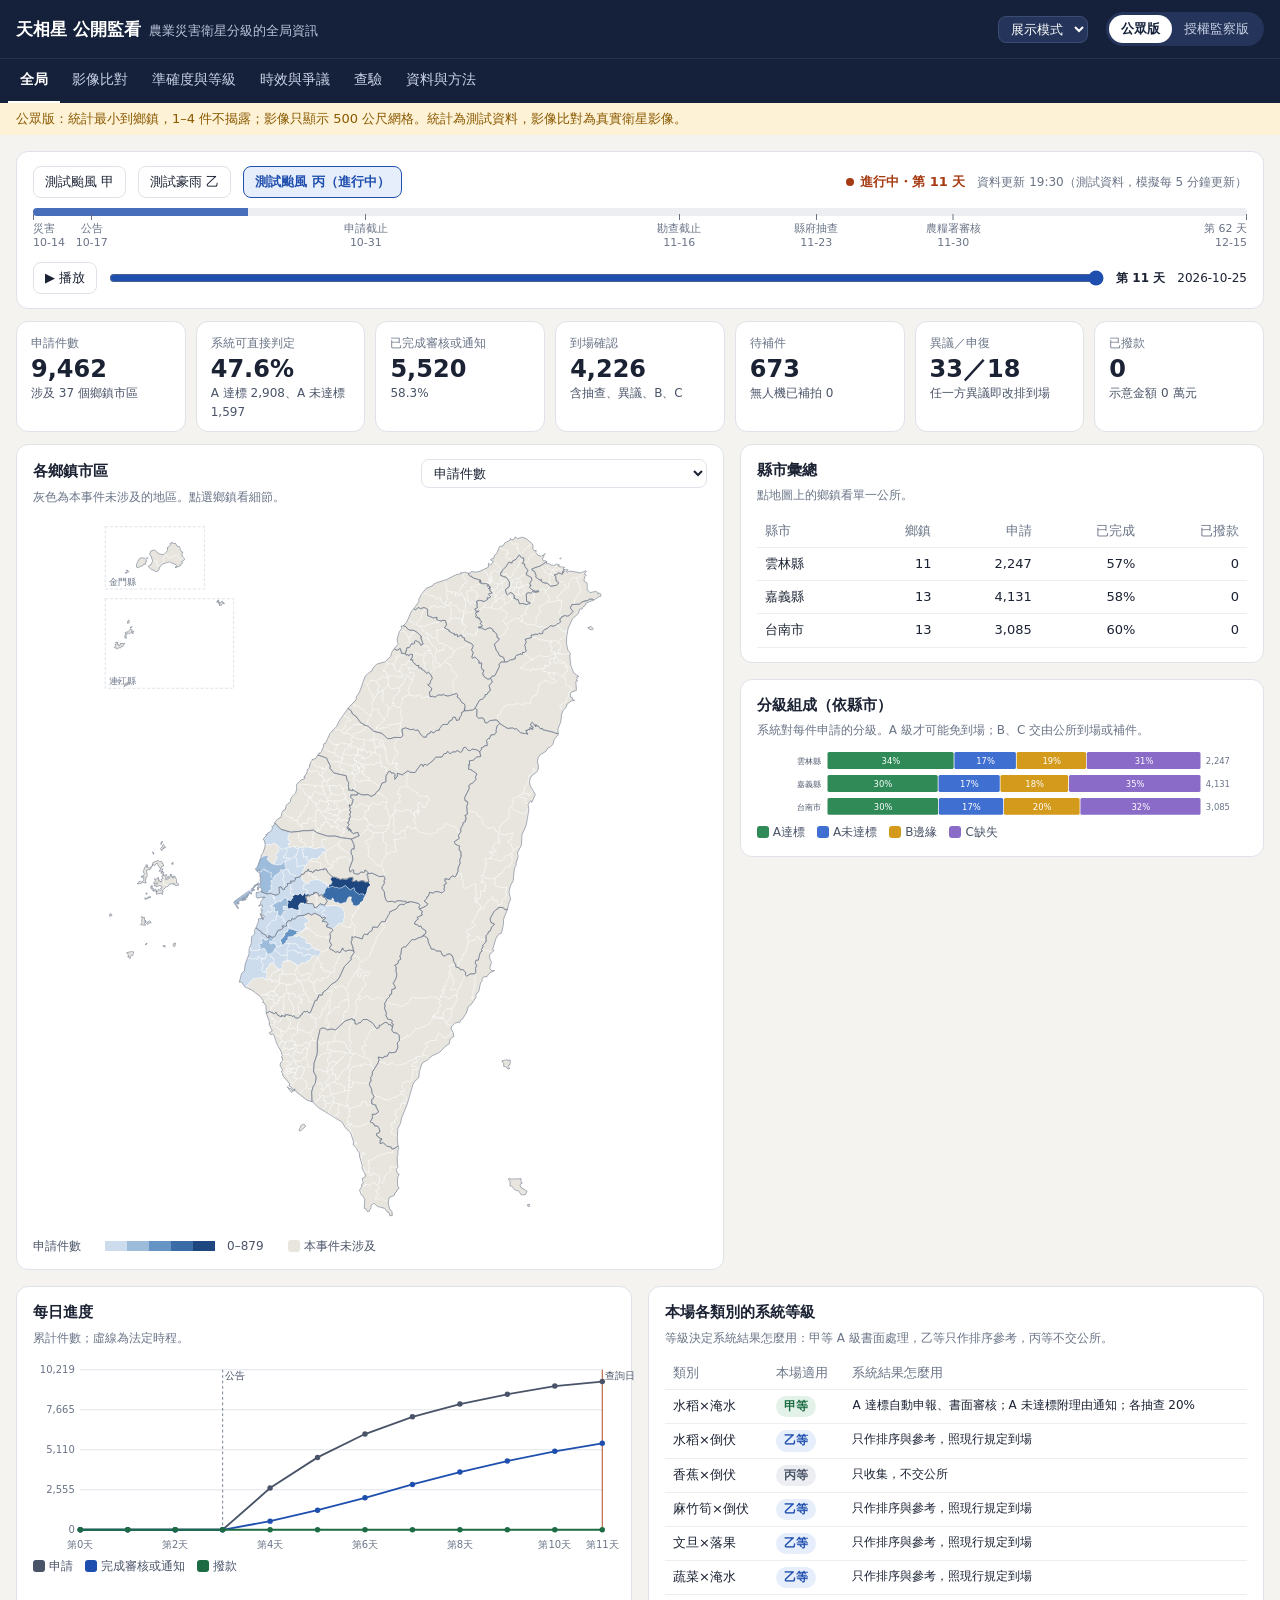
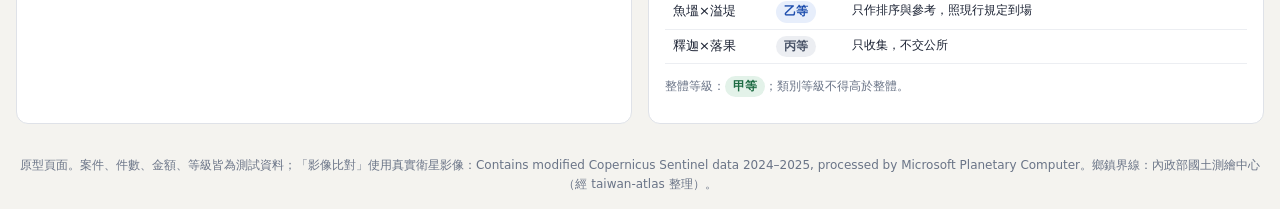
<file: demos/skyaide-monitor/index.html>
<!doctype html>
<html lang="zh-Hant">
<head>
<meta charset="utf-8">
<meta name="viewport" content="width=device-width, initial-scale=1">
<title>天相星 公開監看</title>
<link rel="stylesheet" href="css/site.css">
</head>
<body>
<header class="top">
  <div class="in">
    <div class="brand">天相星 公開監看<small>農業災害衛星分級的全局資訊</small></div>
    <span class="spacer"></span>
    <div class="role" role="group" aria-label="檢視身分">
      <button data-role="public">公眾版</button>
      <button data-role="auth">授權監察版</button>
    </div>
  </div>
</header>
<nav class="tabs" aria-label="主選單"><div class="in" id="nav"></div></nav>
<div class="notice"><div class="in" id="notice"></div></div>
<main id="main"></main>
<div class="foot">原型頁面。案件、件數、金額、等級皆為測試資料；「影像比對」使用真實衛星影像：Contains modified Copernicus Sentinel data 2024–2025, processed by Microsoft Planetary Computer。鄉鎮界線：內政部國土測繪中心（經 taiwan-atlas 整理）。</div>
<div class="tip" id="tip"></div>
<script src="data/map.js"></script>
<script src="data/oversight.js"></script>
<script src="data/imagery.js"></script>
<script src="js/app.js"></script>
</body>
</html>
</file>
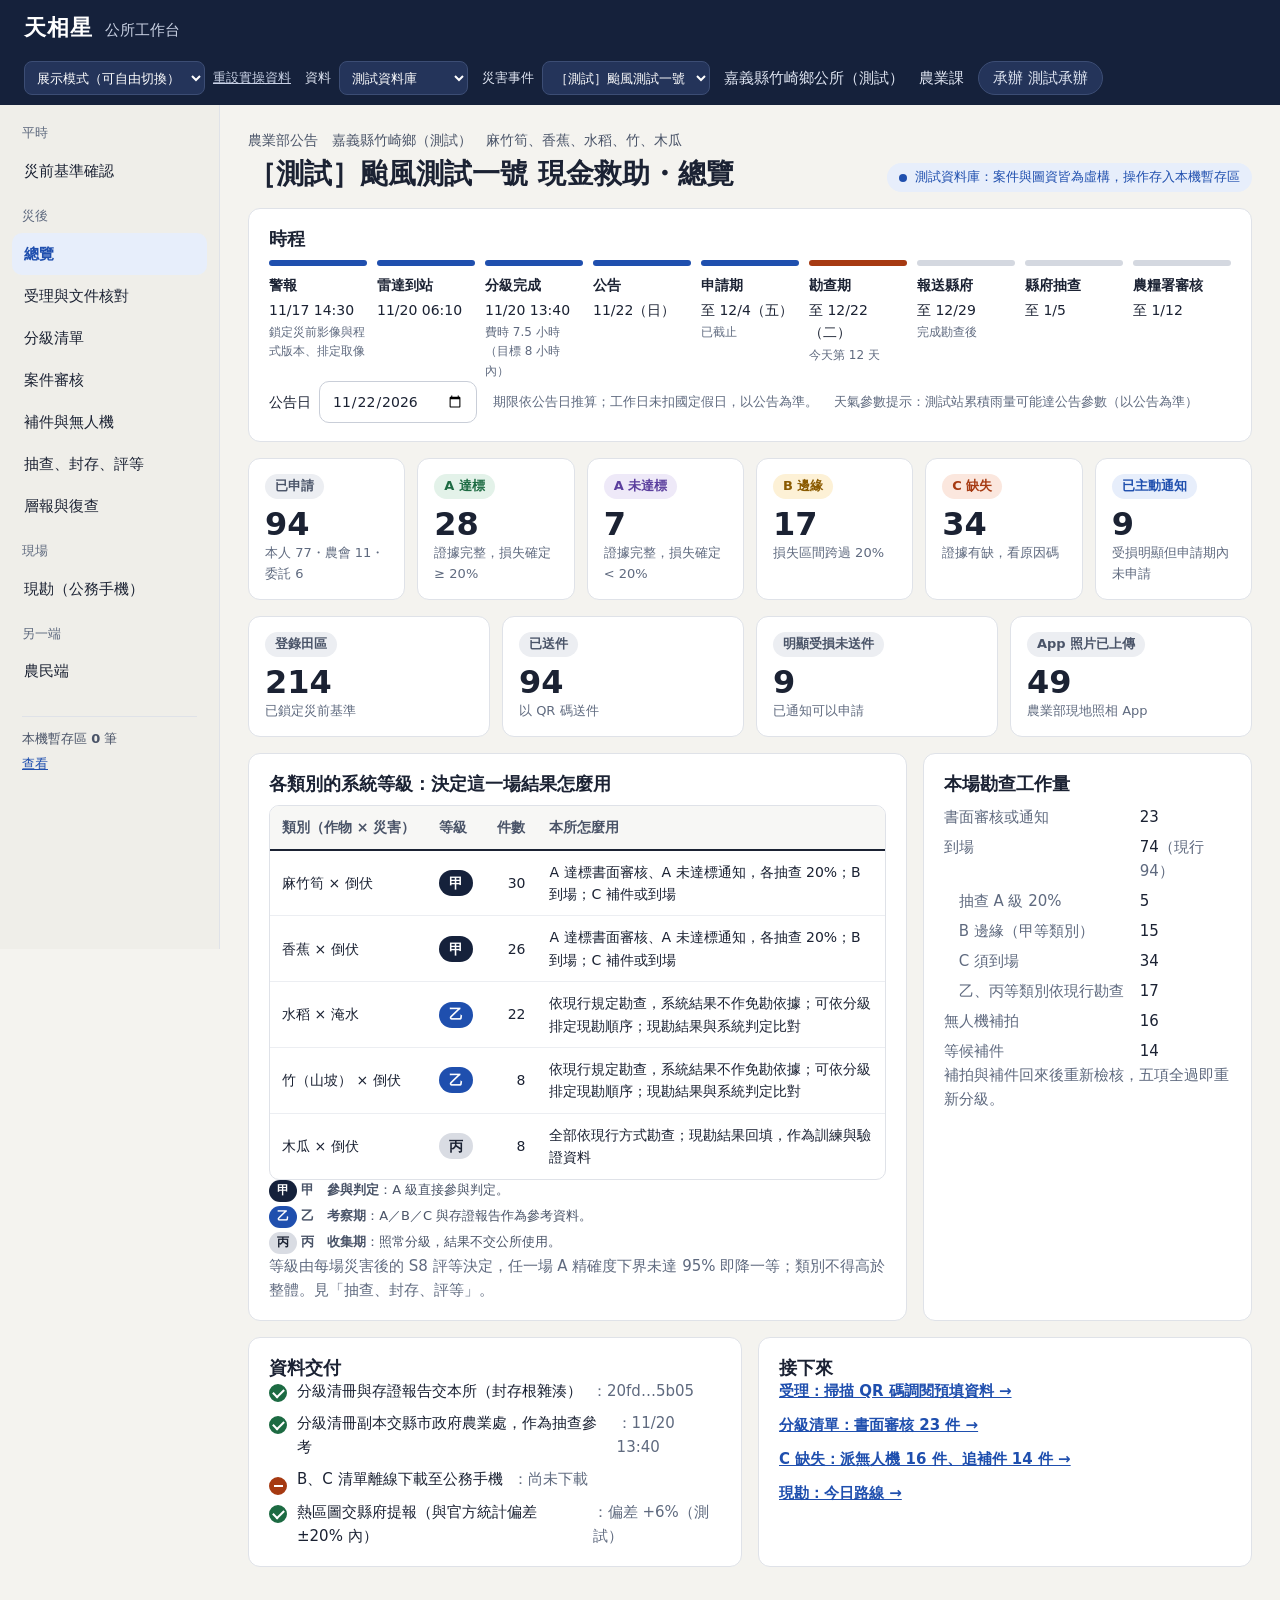
<file: demos/skyaide-office/index.html>
<!doctype html>
<html lang="zh-Hant-TW">
<head>
<meta charset="utf-8">
<meta name="viewport" content="width=device-width, initial-scale=1">
<title>天相星 公所工作台</title>
<link rel="stylesheet" href="css/app.css">
</head>
<body>
<a class="skip" href="#main">跳到主要內容</a>
<header class="topbar">
  <div class="brand"><strong>天相星</strong><span>公所工作台</span></div>
  <div class="top-right" id="top-right"></div>
</header>
<div class="shell">
  <nav class="side" id="nav" aria-label="功能選單"></nav>
  <main id="main" class="main" tabindex="-1"></main>
</div>

<script src="js/config.js"></script>
<script src="js/mode.js"></script>
<script src="js/rules.js"></script>
<script src="js/api.js"></script>
<script src="js/ui.js"></script>
<script src="js/testdb.js"></script>
<script src="js/ops.js"></script>
<script src="js/opsui.js"></script>
<script src="js/pages/overview.js"></script>
<script src="js/pages/intake.js"></script>
<script src="js/pages/list.js"></script>
<script src="js/pages/case.js"></script>
<script src="js/pages/followup.js"></script>
<script src="js/pages/audit.js"></script>
<script src="js/pages/report.js"></script>
<script src="js/pages/baseline.js"></script>
<script src="js/app.js"></script>
</body>
</html>
</file>
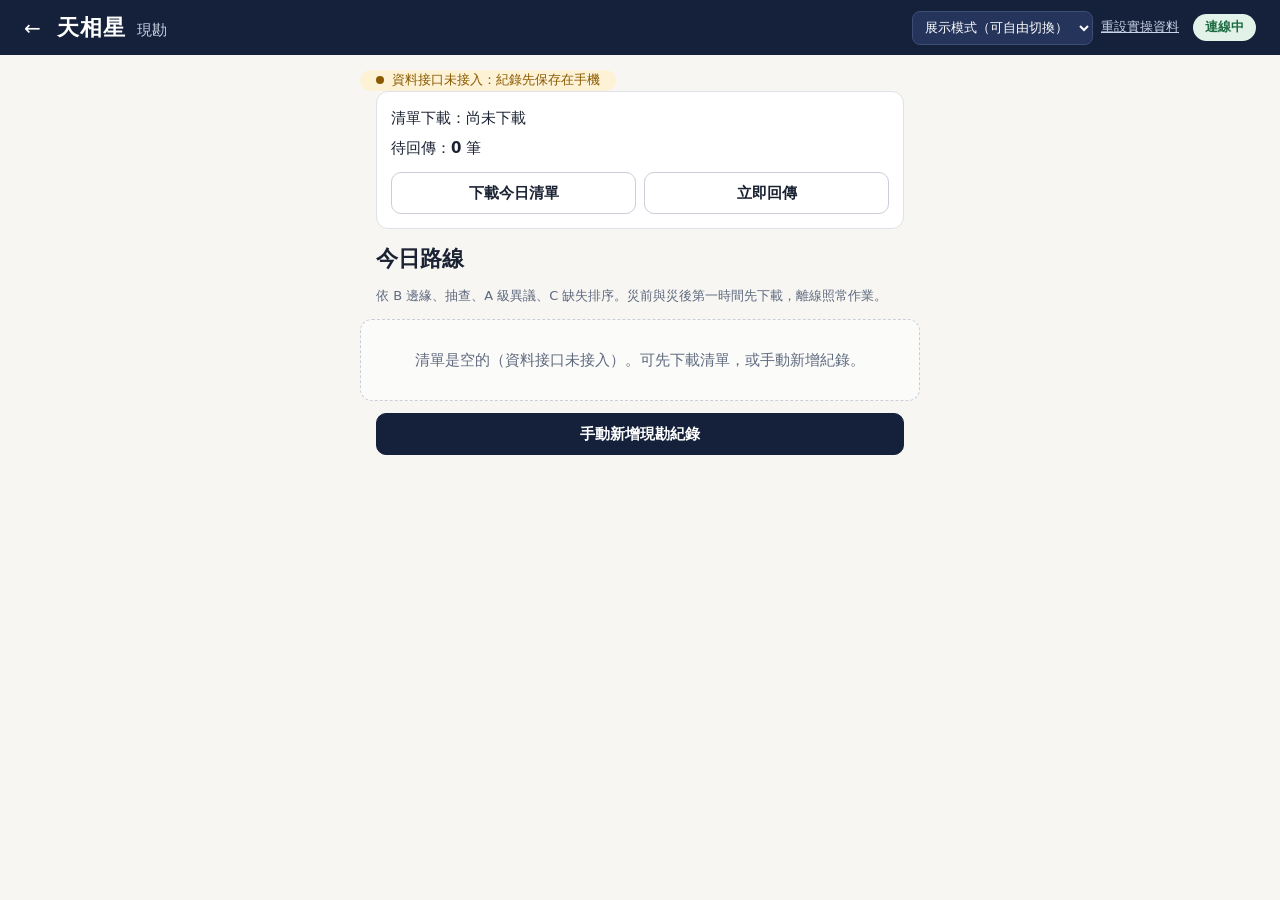
<file: demos/skyaide-office/field.html>
<!doctype html>
<html lang="zh-Hant-TW">
<head>
<meta charset="utf-8">
<meta name="viewport" content="width=device-width, initial-scale=1">
<title>天相星 現勘</title>
<link rel="stylesheet" href="css/app.css">
</head>
<body class="field-body">
<header class="topbar">
  <div class="brand"><a href="index.html" class="brand-back" aria-label="回公所工作台">←</a><strong>天相星</strong><span>現勘</span></div>
  <div class="top-right"><span id="net" class="net"></span></div>
</header>
<main id="field" class="field-main" tabindex="-1"></main>

<script src="js/config.js"></script>
<script src="js/mode.js"></script>
<script src="js/rules.js"></script>
<script src="js/api.js"></script>
<script src="js/ui.js"></script>
<script src="js/testdb.js"></script>
<script src="js/ops.js"></script>
<script src="js/opsui.js"></script>
<script src="js/field.js"></script>
</body>
</html>
</file>
<file: demos/skyaide-monitor/css/site.css>
/* 天相星 公開監看 */
:root {
  --navy: #15213b; --navy-2: #24345a;
  --ink: #1b2233; --ink-2: #4a5468; --ink-3: #6a7487;
  --line: #dfe2e8; --line-2: #eceef2; --bg: #f4f3ef; --card: #fff; --sunk: #f7f7f4;
  --blue: #1f4fae; --blue-bg: #e7eefb; --green: #1d6b43; --green-bg: #e3f2e9;
  --amber: #8a5a00; --amber-bg: #fdf1d6; --red: #a63a12; --red-bg: #fbe7de; --purple: #5b3f9e; --purple-bg: #eee9f8;
  --g-a: #2f8a57; --g-na: #3f6fd1; --g-b: #d39a1c; --g-c: #8b6bc8;
  --seq-0: #eef3f8; --seq-1: #cddcec; --seq-2: #9dbbdb; --seq-3: #6694c4; --seq-4: #3a6ca8; --seq-5: #1d477e;
  --land: #e7e5de; --land-line: #fff; --sea: #f4f3ef;
  --font: "PingFang TC", "Noto Sans TC", "Microsoft JhengHei", "Heiti TC", system-ui, sans-serif;
  --mono: ui-monospace, "SF Mono", Menlo, Consolas, monospace;
}
@media (prefers-color-scheme: dark) {
  :root:not([data-theme="light"]) {
    --navy: #0c1322; --navy-2: #1a2640; --ink: #e6e9ef; --ink-2: #b4bccb; --ink-3: #8c95a6; --line: #333b4c; --line-2: #262d3b;
    --bg: #121722; --card: #1b2130; --sunk: #161b27;
    --blue: #8fb0f2; --blue-bg: #22304f; --green: #7fcf9f; --green-bg: #1d3328; --amber: #f0c060; --amber-bg: #3a2f17;
    --red: #f39b78; --red-bg: #3d2219; --purple: #c2aef0; --purple-bg: #2d2542;
    --g-a: #4fb57c; --g-na: #6d95e8; --g-b: #e4b448; --g-c: #a68ae0;
    --seq-0: #1e2738; --seq-1: #24395a; --seq-2: #2c5282; --seq-3: #3b70ad; --seq-4: #5e95d4; --seq-5: #9cc3f0;
    --land: #2a303d; --land-line: #1b2130; --sea: #121722;
  }
}
* { box-sizing: border-box; }
html, body { margin: 0; }
body { font-family: var(--font); background: var(--bg); color: var(--ink); font-size: 14px; line-height: 1.55; }
a { color: var(--blue); }
button { font: inherit; }
.top { background: var(--navy); color: #fff; }
.top .in { max-width: 1320px; margin: 0 auto; padding: 12px 16px; display: flex; flex-wrap: wrap; gap: 8px 18px; align-items: center; }
.brand { font-weight: 600; font-size: 17px; white-space: nowrap; }
.brand small { font-weight: 400; color: #b9c3d8; margin-left: 8px; font-size: 13px; }
.top .spacer { flex: 1; }
.role { display: inline-flex; background: var(--navy-2); border-radius: 999px; padding: 3px; }
.role button { border: 0; background: none; color: #c9d2e6; padding: 4px 12px; border-radius: 999px; cursor: pointer; font-size: 13px; }
.role button.on { background: #fff; color: var(--navy); font-weight: 600; }
nav.tabs { background: var(--navy); border-top: 1px solid rgba(255,255,255,.08); }
nav.tabs .in { max-width: 1320px; margin: 0 auto; padding: 0 8px; display: flex; overflow-x: auto; }
nav.tabs a { color: #c9d2e6; text-decoration: none; padding: 10px 12px; white-space: nowrap; border-bottom: 2px solid transparent; font-size: 14px; }
nav.tabs a.on { color: #fff; border-bottom-color: #fff; font-weight: 600; }
.notice { background: var(--amber-bg); color: var(--amber); font-size: 13px; }
.notice .in { max-width: 1320px; margin: 0 auto; padding: 6px 16px; }
main { max-width: 1320px; margin: 0 auto; padding: 16px; }
.grid { display: grid; gap: 16px; }
.g2 { grid-template-columns: minmax(0, 1.35fr) minmax(0, 1fr); }
.g2e { grid-template-columns: minmax(0, 1fr) minmax(0, 1fr); }
.g3 { grid-template-columns: repeat(3, minmax(0, 1fr)); }
@media (max-width: 1000px) { .g2, .g2e, .g3 { grid-template-columns: minmax(0, 1fr); } }
.card { background: var(--card); border: 1px solid var(--line); border-radius: 12px; padding: 14px 16px; min-width: 0; }
.card h2 { font-size: 15px; margin: 0 0 4px; }
.card .sub { color: var(--ink-3); font-size: 12px; margin: 0 0 10px; }
.card h3 { font-size: 14px; margin: 14px 0 6px; }
.row { display: flex; flex-wrap: wrap; gap: 8px 12px; align-items: center; }
.muted { color: var(--ink-3); }
.small { font-size: 12px; }
.mono { font-family: var(--mono); font-size: 12px; overflow-wrap: anywhere; }
.btn { border: 1px solid var(--line); background: var(--card); color: var(--ink); border-radius: 8px; padding: 5px 11px; cursor: pointer; font-size: 13px; }
.btn:hover { border-color: var(--blue); }
.btn.on { background: var(--blue-bg); border-color: var(--blue); color: var(--blue); font-weight: 600; }
.btn.primary { background: var(--blue); border-color: var(--blue); color: #fff; }
.btn:disabled { opacity: .5; cursor: default; }
select, input[type=text] { font: inherit; font-size: 13px; padding: 5px 8px; border: 1px solid var(--line); border-radius: 8px; background: var(--card); color: var(--ink); }
input[type=range] { accent-color: var(--blue); }
.chip { display: inline-block; padding: 1px 8px; border-radius: 999px; font-size: 12px; white-space: nowrap; line-height: 1.6; }
.chip.ok { background: var(--green-bg); color: var(--green); }
.chip.warn { background: var(--amber-bg); color: var(--amber); }
.chip.bad { background: var(--red-bg); color: var(--red); }
.chip.info { background: var(--blue-bg); color: var(--blue); }
.chip.pur { background: var(--purple-bg); color: var(--purple); }
.chip.lv-甲 { background: var(--green-bg); color: var(--green); font-weight: 600; }
.chip.lv-乙 { background: var(--blue-bg); color: var(--blue); font-weight: 600; }
.chip.lv-丙 { background: var(--line-2); color: var(--ink-2); font-weight: 600; }
.live { display: inline-flex; align-items: center; gap: 6px; color: var(--red); font-weight: 600; font-size: 13px; }
.live i { width: 8px; height: 8px; border-radius: 50%; background: var(--red); animation: pulse 1.6s infinite; }
@keyframes pulse { 0% { box-shadow: 0 0 0 0 rgba(166,58,18,.5); } 70% { box-shadow: 0 0 0 8px rgba(166,58,18,0); } 100% { box-shadow: 0 0 0 0 rgba(166,58,18,0); } }
@media (prefers-reduced-motion: reduce) { .live i { animation: none; } }
.kpis { display: grid; grid-template-columns: repeat(auto-fit, minmax(150px, 1fr)); gap: 10px; }
.kpi { background: var(--card); border: 1px solid var(--line); border-radius: 12px; padding: 10px 14px; }
.kpi b { display: block; font-size: 24px; font-variant-numeric: tabular-nums; line-height: 1.25; }
.kpi span { font-size: 12px; color: var(--ink-3); }
.kpi em { font-style: normal; font-size: 12px; color: var(--ink-2); display: block; }
.kpi.flash b { animation: flash 1s; }
@keyframes flash { from { color: var(--blue); } to { color: inherit; } }
.timeline { position: relative; margin: 6px 0 2px; }
.timeline .bar { height: 8px; background: var(--line-2); border-radius: 4px; position: relative; overflow: hidden; }
.timeline .bar i { position: absolute; top: 0; bottom: 0; left: 0; background: var(--blue); opacity: .8; }
.timeline .marks { position: relative; height: 44px; font-size: 11px; color: var(--ink-3); }
.timeline .marks span { position: absolute; top: 4px; transform: translateX(-50%); white-space: nowrap; text-align: center; line-height: 1.3; }
.timeline .marks span::before { content: ""; display: block; width: 1px; height: 6px; background: var(--ink-3); margin: -6px auto 2px; }
.timeline .marks span.first { transform: none; text-align: left; }
.timeline .marks span.first::before { margin-left: 0; }
.timeline .marks span.last { transform: translateX(-100%); text-align: right; }
.timeline .marks span.last::before { margin-right: 0; }
.dayctl { display: flex; align-items: center; gap: 10px; }
.dayctl input { flex: 1; min-width: 120px; }
.mapbox { position: relative; }
svg.tw { width: 100%; height: auto; max-height: 720px; display: block; }
svg.tw path.town { stroke: var(--land-line); stroke-width: .35; fill: var(--land); }
svg.tw path.town.hit { cursor: pointer; }
svg.tw path.town.hit:hover, svg.tw path.town.sel { stroke: var(--ink); stroke-width: 1.2; }
svg.tw path.county { fill: none; stroke: var(--ink-3); stroke-width: .6; pointer-events: none; }
svg.tw rect.inset { fill: none; stroke: var(--line); stroke-dasharray: 3 2; }
svg.tw text { font-size: 9px; fill: var(--ink-3); }
.legend { display: flex; flex-wrap: wrap; gap: 4px 12px; font-size: 12px; color: var(--ink-2); align-items: center; }
.legend i { display: inline-block; width: 12px; height: 12px; border-radius: 3px; vertical-align: -2px; margin-right: 4px; }
.ramp { display: inline-flex; vertical-align: middle; }
.ramp i { width: 22px; height: 10px; margin: 0; border-radius: 0; }
.tip { position: fixed; pointer-events: none; background: var(--card); color: var(--ink); border: 1px solid var(--line); border-radius: 8px; padding: 8px 10px;
  font-size: 12px; box-shadow: 0 6px 20px rgba(0,0,0,.12); z-index: 20; max-width: 260px; display: none; }
table { width: 100%; border-collapse: collapse; font-size: 13px; }
th, td { text-align: left; padding: 6px 8px; border-bottom: 1px solid var(--line-2); vertical-align: top; }
th { color: var(--ink-3); font-weight: 500; white-space: nowrap; }
td.n, th.n { text-align: right; font-variant-numeric: tabular-nums; }
tr.click { cursor: pointer; }
tr.click:hover td { background: var(--sunk); }
.scroll { overflow-x: auto; }
.tall { max-height: 460px; overflow: auto; }
svg.chart { width: 100%; height: auto; display: block; overflow: visible; }
svg.chart .ax { stroke: var(--line); }
svg.chart .ax0 { stroke: var(--ink-3); }
svg.chart text { font-size: 11px; fill: var(--ink-3); }
svg.chart text.lab { fill: var(--ink-2); }
.split { display: grid; grid-template-columns: 1fr; gap: 8px; }
.cmp { position: relative; width: 100%; aspect-ratio: 1 / 1; max-height: 78vh; overflow: hidden; border-radius: 10px; background: #000; touch-action: none; user-select: none; }
.cmp .layer { position: absolute; inset: 0; }
.cmp .layer img, .cmp .layer canvas, .cmp .layer svg { position: absolute; inset: 0; width: 100%; height: 100%; display: block; }
.cmp .right { clip-path: inset(0 0 0 50%); }
.cmp .handle { position: absolute; top: 0; bottom: 0; left: 50%; width: 2px; background: #fff; box-shadow: 0 0 0 1px rgba(0,0,0,.3); cursor: ew-resize; }
.cmp .handle::after { content: "◀ ▶"; position: absolute; top: 50%; left: 50%; transform: translate(-50%, -50%); background: #fff; color: #15213b; font-size: 10px;
  padding: 6px 7px; border-radius: 999px; white-space: nowrap; box-shadow: 0 2px 8px rgba(0,0,0,.3); }
.cmp .tag { position: absolute; top: 8px; background: rgba(13,19,34,.78); color: #fff; font-size: 12px; padding: 3px 8px; border-radius: 6px; pointer-events: none; }
.cmp .tag.l { left: 8px; } .cmp .tag.r { right: 8px; }
.cmp .attr { position: absolute; bottom: 4px; right: 6px; color: #fff; font-size: 10px; text-shadow: 0 0 3px #000; pointer-events: none; }
.checks label { margin-right: 12px; white-space: nowrap; font-size: 13px; color: var(--ink-2); }
.stat { display: grid; grid-template-columns: repeat(auto-fit, minmax(140px, 1fr)); gap: 8px 16px; }
.stat div b { display: block; font-size: 19px; font-variant-numeric: tabular-nums; }
.stat div span { font-size: 12px; color: var(--ink-3); }
.steps { list-style: none; padding: 0; margin: 0; counter-reset: s; }
.steps li { padding: 10px 0 10px 34px; position: relative; border-bottom: 1px solid var(--line-2); }
.steps li::before { counter-increment: s; content: counter(s); position: absolute; left: 0; top: 10px; width: 22px; height: 22px; border-radius: 50%; background: var(--line-2);
  color: var(--ink-2); font-size: 12px; text-align: center; line-height: 22px; font-weight: 600; }
.steps li.ok::before { background: var(--green-bg); color: var(--green); content: "✓"; }
.steps li.bad::before { background: var(--red-bg); color: var(--red); content: "✕"; }
.steps li.na::before { background: var(--amber-bg); color: var(--amber); content: "—"; }
.prose p { margin: 6px 0; } .prose ul { margin: 6px 0; padding-left: 20px; }
.empty { padding: 30px; text-align: center; color: var(--ink-3); }
.authonly { border-left: 3px solid var(--purple); }
.authbadge { font-size: 11px; color: var(--purple); background: var(--purple-bg); border-radius: 4px; padding: 0 6px; margin-left: 6px; vertical-align: 2px; font-weight: 500; }
textarea { width: 100%; min-height: 120px; font-family: var(--mono); font-size: 12px; border: 1px solid var(--line); border-radius: 8px; padding: 8px; background: var(--sunk); color: var(--ink); }
.foot { color: var(--ink-3); font-size: 12px; padding: 16px; text-align: center; }
@media (max-width: 600px) { main { padding: 10px; } .kpi b { font-size: 20px; } .brand small { display: none; } }
</file>
<file: demos/skyaide-office/css/app.css>
/* 天相星 公所工作台 */
:root {
  --navy: #15213b;
  --navy-2: #24345a;
  --ink: #1b2233;
  --ink-2: #4a5468;
  --ink-3: #5f6a7f;
  --line: #dfe2e8;
  --line-2: #eceef2;
  --bg: #f4f3ef;
  --card: #ffffff;
  --blue: #1f4fae;
  --blue-bg: #e7eefb;
  --green: #1d6b43;
  --green-bg: #e3f2e9;
  --purple: #5b3f9e;
  --purple-bg: #eee9f8;
  --amber: #8a5a00;
  --amber-bg: #fdf1d6;
  --red: #a63a12;
  --red-bg: #fbe7de;
  --radius: 12px;
  --font: "PingFang TC", "Noto Sans TC", "Microsoft JhengHei", "Heiti TC", system-ui, sans-serif;
}
* { box-sizing: border-box; }
html, body { margin: 0; }
body { background: var(--bg); color: var(--ink); font-family: var(--font); font-size: 15px; line-height: 1.6; }
a { color: var(--blue); }
a:hover { color: var(--navy); }
h1, h2, h3 { margin: 0; line-height: 1.3; }
p { margin: 0; }
.skip { position: absolute; left: -9999px; }
.skip:focus { left: 12px; top: 8px; z-index: 50; background: #fff; padding: 6px 10px; }
:focus-visible { outline: 3px solid #6b8fe0; outline-offset: 2px; }

/* ---------- 頂列與側欄 ---------- */
.topbar { background: var(--navy); color: #fff; display: flex; align-items: center; justify-content: space-between; gap: 16px; padding: 10px 24px; position: sticky; top: 0; z-index: 10; flex-wrap: wrap; }
.brand { display: flex; align-items: baseline; gap: 12px; }
.brand strong { font-size: 22px; letter-spacing: .04em; }
.brand span { color: #c9d1e3; }
.brand-back { color: #fff; text-decoration: none; font-size: 20px; margin-right: 4px; }
.top-right { display: flex; align-items: center; gap: 14px; flex-wrap: wrap; color: #dfe5f2; }
.event-pick { display: flex; align-items: center; gap: 8px; font-size: 13px; }
.event-pick select { background: var(--navy-2); color: #fff; border: 1px solid #3c4d74; border-radius: 8px; padding: 5px 8px; font: inherit; min-height: 34px; }
.who-pill { border: 1px solid #3c4d74; background: var(--navy-2); border-radius: 999px; padding: 4px 14px; }

.shell { display: grid; grid-template-columns: 220px 1fr; min-height: calc(100vh - 56px); }
.side { padding: 18px 12px; border-right: 1px solid var(--line); background: #efeee9; position: sticky; top: 56px; align-self: start; height: calc(100vh - 56px); overflow: auto; }
.nav-group { color: var(--ink-3); font-size: 13px; margin: 14px 10px 6px; }
.nav-group:first-child { margin-top: 0; }
.nav-item { display: block; padding: 9px 12px; border-radius: 10px; color: var(--ink); text-decoration: none; min-height: 40px; }
.nav-item:hover { background: #e4e5e8; color: var(--ink); }
.nav-item.on { background: var(--blue-bg); color: var(--blue); font-weight: 700; }
.nav-foot { margin: 24px 10px 0; padding-top: 12px; border-top: 1px solid var(--line); font-size: 13px; color: var(--ink-2); }
.linklike { background: none; border: 0; padding: 4px 0; color: var(--blue); cursor: pointer; font: inherit; text-decoration: underline; }

.main { padding: 24px 28px 64px; max-width: 1360px; width: 100%; outline: none; }
.main > * + * { margin-top: 16px; }

/* ---------- 共用 ---------- */
.page-head { display: flex; justify-content: space-between; align-items: flex-end; gap: 16px; flex-wrap: wrap; }
.page-head h1, .case-head h1 { font-size: 28px; }
.kicker { color: var(--ink-2); font-size: 14px; margin-bottom: 4px; }
.lead { color: var(--ink-2); max-width: 70ch; }
.muted { color: var(--ink-3); }
.small { font-size: 13px; }
.good { color: var(--green); font-weight: 700; }
.bad { color: var(--red); font-weight: 700; }
.warn { color: var(--red); font-size: 14px; min-height: 0; }
.warn:empty { display: none; }
.nc { display: inline-flex; align-items: center; gap: 8px; font-size: 13px; color: var(--amber); background: var(--amber-bg); border-radius: 999px; padding: 4px 12px; }
.nc .dot { width: 8px; height: 8px; border-radius: 50%; background: var(--amber); }
.banner { background: var(--blue-bg); color: var(--navy); border-radius: 10px; padding: 10px 14px; }
.banner.warn { background: var(--red-bg); color: var(--red); }

.card { background: var(--card); border: 1px solid var(--line); border-radius: var(--radius); padding: 18px 20px; min-width: 0; }
.card > * + * { margin-top: 10px; }
.card-head { display: flex; justify-content: space-between; align-items: center; gap: 12px; }
.card h2 { font-size: 18px; }
.card-sub { color: var(--ink-3); font-size: 13px; }
.card-strong { border: 2px solid var(--navy); }
.card-strong h2 { font-size: 17px; }
.tone-ok { border-color: var(--green); }
.tone-visit, .tone-warn { border-color: var(--amber); }
.tone-notice { border-color: var(--purple); }
.card-notice { border-color: var(--purple); }
.card-record { background: #fafaf7; }

.grid-2 { display: grid; grid-template-columns: 1fr 1fr; gap: 16px; }
.grid-2-1 { display: grid; grid-template-columns: 2fr 1fr; gap: 16px; }
.grid-1-2 { display: grid; grid-template-columns: 1fr 2fr; gap: 16px; }

.tiles { display: grid; grid-template-columns: repeat(6, 1fr); gap: 12px; }
.tiles-4 { grid-template-columns: repeat(4, 1fr); }
.tiles-3 { grid-template-columns: repeat(3, 1fr); }
.tile { background: var(--card); border: 1px solid var(--line); border-radius: var(--radius); padding: 14px 16px; }
.tile-n { font-size: 32px; font-weight: 800; line-height: 1.2; margin-top: 6px; font-variant-numeric: tabular-nums; }
.tile-s { color: var(--ink-3); font-size: 13px; }

.chip { display: inline-block; border-radius: 999px; padding: 2px 10px; font-size: 13px; font-weight: 700; white-space: nowrap; }
.chip-a-met { background: var(--green-bg); color: var(--green); }
.chip-a-not-met { background: var(--purple-bg); color: var(--purple); }
.chip-b { background: var(--amber-bg); color: var(--amber); }
.chip-c { background: var(--red-bg); color: var(--red); }
.chip-blank { background: var(--line-2); color: var(--ink-2); }
.chip-info { background: var(--blue-bg); color: var(--blue); }
.chip-ref { outline: 1px dashed currentColor; outline-offset: -1px; }
.case-head .chip { margin-left: 6px; vertical-align: middle; }

.lv { display: inline-grid; place-items: center; min-width: 34px; height: 26px; padding: 0 8px; border-radius: 999px; font-weight: 700; font-size: 14px; }
.lv-a { background: var(--navy); color: #fff; }
.lv-b { background: var(--blue); color: #fff; }
.lv-c { background: #d9dce3; color: var(--ink); }
.lv-blank { background: var(--line-2); color: var(--ink-3); }

.btn { display: inline-flex; align-items: center; justify-content: center; gap: 6px; min-height: 42px; padding: 8px 16px; border-radius: 10px; border: 1px solid #c9ced8; background: #fff; color: var(--ink); font: inherit; font-weight: 600; cursor: pointer; text-decoration: none; }
.btn:hover { background: #f3f4f7; color: var(--ink); }
.btn:disabled { opacity: .5; cursor: not-allowed; }
.btn-sm { min-height: 34px; padding: 4px 12px; font-size: 14px; }
.btn-primary { background: var(--navy); border-color: var(--navy); color: #fff; }
.btn-primary:hover { background: var(--navy-2); color: #fff; }
.btn-go { background: var(--green); border-color: var(--green); color: #fff; font-size: 17px; min-height: 50px; }
.btn-go:hover { background: #175a37; color: #fff; }
.btn-danger { background: var(--red); border-color: var(--red); color: #fff; }
.btn-danger:hover { background: #8c300e; color: #fff; }
.btn-danger-o { border-color: var(--red); color: var(--red); }
.btn-block { width: 100%; }
.actions { display: flex; gap: 10px; flex-wrap: wrap; }

input[type=text], input[type=search], input[type=number], input[type=date], select, textarea {
  font: inherit; color: var(--ink); background: #fff; border: 1px solid #c9ced8; border-radius: 10px; padding: 8px 12px; min-height: 42px; max-width: 100%;
}
textarea { width: 100%; min-height: 0; }
.form > * + * { margin-top: 12px; }
.field { display: flex; flex-direction: column; gap: 6px; font-weight: 600; font-size: 14px; }
.field input, .field select { width: 100%; }
.inline { display: inline-flex; align-items: center; gap: 8px; font-size: 14px; }
.inline input[type=checkbox] { width: 20px; height: 20px; }
.two { display: grid; grid-template-columns: 1fr 1fr; gap: 12px; }

.kv { display: grid; grid-template-columns: minmax(110px, auto) 1fr; gap: 6px 16px; margin: 0; }
.kv dt { color: var(--ink-3); }
.kv dd { margin: 0; overflow-wrap: anywhere; }

/* ---------- 表格 ---------- */
.table-wrap { overflow-x: auto; border: 1px solid var(--line); border-radius: 10px; background: #fff; }
.tbl { width: 100%; border-collapse: collapse; font-size: 14px; }
.tbl th { text-align: left; font-weight: 700; color: var(--ink-2); background: #f7f7f5; padding: 10px 12px; border-bottom: 2px solid var(--ink); white-space: nowrap; }
.tbl td { padding: 10px 12px; border-bottom: 1px solid var(--line-2); vertical-align: middle; }
.tbl tr:last-child td { border-bottom: 0; }
.tbl .num { text-align: right; font-variant-numeric: tabular-nums; }
.tbl-click tbody tr:not(.empty-row) { cursor: pointer; }
.tbl-click tbody tr:not(.empty-row):hover { background: #f5f7fc; }
.empty-row td { text-align: center; color: var(--ink-3); padding: 28px 12px; }
.w-iv { min-width: 150px; }
.w-iv small { color: var(--ink-3); }
.hd { font-size: 13px; }
.hd-ok { color: var(--green); font-weight: 700; }
.hd-visit, .hd-warn { color: var(--amber); font-weight: 700; }
.hd-notice { color: var(--purple); font-weight: 700; }

.toolbar { display: flex; justify-content: space-between; gap: 12px; flex-wrap: wrap; }
.toolbar-l, .toolbar-r { display: flex; gap: 8px; flex-wrap: wrap; align-items: center; }

.tabs { display: flex; gap: 4px; border-bottom: 1px solid var(--line); flex-wrap: wrap; }
.tab { background: none; border: 0; border-bottom: 3px solid transparent; padding: 10px 14px; font: inherit; color: var(--ink-2); cursor: pointer; min-height: 44px; }
.tab.on { color: var(--navy); border-bottom-color: var(--navy); font-weight: 700; }
.tab-n { margin-left: 6px; background: var(--line-2); border-radius: 999px; padding: 0 8px; font-size: 12px; }
.tabs + * { margin-top: 12px; }

.empty { border: 1px dashed #c9ced8; border-radius: var(--radius); padding: 28px; text-align: center; color: var(--ink-3); background: #fbfbf9; }
.empty > * + * { margin-top: 12px; }

/* ---------- 時程 ---------- */
.timeline { list-style: none; margin: 0; padding: 0; display: grid; grid-template-columns: repeat(9, 1fr); gap: 10px; }
.timeline li { display: flex; flex-direction: column; gap: 2px; font-size: 14px; min-width: 0; }
.tl-bar { height: 6px; border-radius: 3px; background: var(--blue); margin-bottom: 6px; }
.timeline li:nth-child(n+7) .tl-bar { background: #d4d8e0; }
.timeline li.hot .tl-bar { background: var(--red); }
.timeline small { color: var(--ink-3); font-size: 12px; }
.row-note { display: flex; gap: 16px; align-items: center; flex-wrap: wrap; font-size: 13px; }
.legend { display: grid; gap: 4px; font-size: 13px; color: var(--ink-2); }
.legend .lv { min-width: 26px; height: 22px; font-size: 12px; }

.checklist { list-style: none; margin: 0; padding: 0; display: grid; gap: 8px; }
.checklist li { display: flex; gap: 10px; align-items: baseline; }
.checklist.compact li { font-size: 14px; }
.ck { flex: 0 0 18px; width: 18px; height: 18px; border-radius: 50%; display: inline-grid; place-items: center; position: relative; top: 3px; border: 2px solid #b8bfcc; }
.ok > .ck { border-color: var(--green); background: var(--green); }
.ok > .ck::after { content: ""; width: 5px; height: 9px; border: solid #fff; border-width: 0 2px 2px 0; transform: rotate(45deg) translate(-1px, -1px); }
.no > .ck { border-color: var(--red); background: var(--red); }
.no > .ck::after { content: ""; width: 9px; height: 2px; background: #fff; }
.links { list-style: none; padding: 0; margin: 0; display: grid; gap: 10px; font-weight: 600; }

/* ---------- 損失區間 ---------- */
.ivbar { position: relative; height: 18px; margin: 6px 0 2px; }
.ivbar-track { position: absolute; inset: 6px 0; background: var(--line-2); border-radius: 3px; }
.ivbar-range { position: absolute; top: 4px; height: 10px; background: #8fa9dd; border-radius: 5px; }
.ivbar-mid { position: absolute; top: 0; width: 3px; height: 18px; background: var(--navy); transform: translateX(-1px); border-radius: 2px; }
.ivbar-mark { position: absolute; top: 1px; width: 2px; height: 16px; transform: translateX(-1px); }
.m-thr { background: var(--ink); }
.m-low { background: var(--purple); }
.m-high { background: var(--green); }
.iv-nums { display: flex; gap: 20px; flex-wrap: wrap; }

/* ---------- 案件審核 ---------- */
.case-head { display: flex; flex-wrap: wrap; align-items: center; gap: 8px 16px; }
.case-head h1 { font-size: 26px; }
.back { font-weight: 700; text-decoration: none; }
.case-meta { width: 100%; color: var(--ink-2); font-size: 14px; }
.demo-bar { border: 2px dashed #b9bfcc; border-radius: var(--radius); padding: 12px 16px; display: flex; flex-wrap: wrap; gap: 10px 20px; align-items: center; background: #fbfbf9; }
.demo-title { font-weight: 700; width: 100%; }
.demo-title .muted { font-weight: 400; margin-left: 8px; font-size: 13px; }
.seg { display: inline-flex; align-items: center; gap: 6px; flex-wrap: wrap; }
.seg-l { font-size: 13px; color: var(--ink-2); margin-right: 2px; }
.seg-b { border: 1px solid #c9ced8; background: #fff; border-radius: 999px; padding: 6px 14px; font: inherit; font-size: 14px; cursor: pointer; min-height: 38px; }
.seg-b.on { background: var(--navy); color: #fff; border-color: var(--navy); }
.case-grid { display: grid; grid-template-columns: minmax(0, 1.55fr) minmax(0, 1fr); gap: 16px; align-items: start; }
.col { display: grid; gap: 16px; min-width: 0; }
.stamp { border: 1px solid var(--line); background: #fafaf7; border-radius: 8px; padding: 8px 12px; font-size: 13px; color: var(--ink-2); }
.stamp.ok { border-color: var(--green); color: var(--green); background: var(--green-bg); }
.ev-grid { display: grid; grid-template-columns: repeat(4, 1fr); gap: 10px; }
.ev { margin: 0; }
.ev img, .ev-ph { width: 100%; aspect-ratio: 1; object-fit: cover; border-radius: 8px; }
.ev-ph { background: repeating-linear-gradient(45deg, #eef0f3 0 10px, #e6e8ec 10px 20px); display: grid; place-items: center; color: var(--ink-3); font-size: 13px; }
.ev figcaption { font-size: 13px; color: var(--ink-2); margin-top: 4px; }
.checks { list-style: none; margin: 0; padding: 0; display: grid; gap: 10px; }
.checks li { display: flex; gap: 10px; align-items: flex-start; }
.checks li > div > strong { margin-right: 8px; }
.checks .sub { list-style: none; padding: 6px 0 0; margin: 0; display: grid; gap: 4px; font-size: 13px; }
.checks .sub .ck { width: 14px; height: 14px; flex-basis: 14px; top: 2px; }
.reason { color: var(--red); font-size: 13px; }
.rlist { display: grid; gap: 12px; }
.rrow { display: grid; grid-template-columns: 1fr auto; gap: 12px; align-items: center; padding-bottom: 12px; border-bottom: 1px solid var(--line-2); }
.rrow:last-child { border-bottom: 0; padding-bottom: 0; }
.rctl { display: flex; gap: 6px; align-items: center; }
.rctl input { width: 150px; }
.pair { display: grid; grid-template-columns: 1fr; gap: 12px; }
.pair > div + div { border-top: 1px solid var(--line-2); padding-top: 12px; }

/* ---------- 受理 ---------- */
.searchrow { display: flex; gap: 8px; flex-wrap: wrap; }
.searchrow input { flex: 1 1 280px; }
.cam video { width: 100%; max-width: 420px; border-radius: 10px; background: #000; display: block; margin-bottom: 8px; }
.docs { list-style: none; padding: 0; margin: 0; display: grid; gap: 10px; }
.docrow { display: flex; justify-content: space-between; gap: 12px; align-items: center; padding-bottom: 10px; border-bottom: 1px solid var(--line-2); }

.progress { height: 12px; background: var(--line-2); border-radius: 6px; overflow: hidden; }
.progress span { display: block; height: 100%; background: var(--blue); }
.calc-out { font-size: 16px; }

.map-ph { aspect-ratio: 4 / 3; border-radius: 10px; background: repeating-linear-gradient(45deg, #eef0f3 0 12px, #e6e8ec 12px 24px); display: grid; place-items: center; color: var(--ink-3); text-align: center; padding: 16px; }
.layer-toggles { display: flex; gap: 14px; flex-wrap: wrap; }
.radios { display: grid; gap: 8px; }
.radio { display: flex; gap: 10px; align-items: flex-start; border: 1px solid var(--line); border-radius: 10px; padding: 10px 12px; cursor: pointer; }
.radio input { width: 20px; height: 20px; margin-top: 2px; }
.radio span { display: grid; }
.radio small { color: var(--ink-3); }

/* ---------- 對話框、提示 ---------- */
.overlay { position: fixed; inset: 0; background: rgba(15, 20, 35, .45); display: grid; place-items: center; z-index: 40; padding: 16px; }
.dialog { background: #fff; border-radius: 14px; padding: 22px; width: min(520px, 100%); max-height: 85vh; overflow: auto; }
.dialog > * + * { margin-top: 12px; }
.dialog h3 { font-size: 19px; }
.dialog-actions { display: flex; justify-content: flex-end; gap: 10px; }
.outbox { padding-left: 20px; margin: 0; display: grid; gap: 8px; font-size: 13px; }
.outbox code { display: block; color: var(--ink-3); overflow-wrap: anywhere; }
#toast { position: fixed; left: 50%; bottom: 24px; transform: translate(-50%, 20px); background: var(--navy); color: #fff; padding: 10px 18px; border-radius: 10px; opacity: 0; pointer-events: none; transition: .2s; z-index: 60; max-width: calc(100% - 32px); }
#toast.show { opacity: 1; transform: translate(-50%, 0); }
#toast.warn { background: var(--red); }

/* ---------- 現勘手機 ---------- */
.field-body { background: #f7f6f2; }
.field-main { max-width: 560px; margin: 0 auto; padding: 12px 0 48px; outline: none; }
.field-main > * + * { margin-top: 12px; }
.f-pad { padding: 0 16px; }
.f-h { font-size: 22px; padding: 4px 16px 0; }
h2.f-h { font-size: 18px; }
.net { border-radius: 999px; padding: 3px 12px; font-size: 13px; font-weight: 700; }
.net.on { background: var(--green-bg); color: var(--green); }
.net.off { background: var(--amber-bg); color: var(--amber); }
.f-status { margin: 0 16px; background: #fff; border: 1px solid var(--line); border-radius: var(--radius); padding: 14px; display: grid; gap: 6px; }
.f-actions { display: grid; grid-template-columns: 1fr 1fr; gap: 8px; margin-top: 6px; }
.f-list { list-style: none; margin: 0; padding: 0 16px; display: grid; gap: 8px; }
.f-item { width: 100%; display: flex; gap: 12px; align-items: center; text-align: left; background: #fff; border: 1px solid var(--line); border-radius: 12px; padding: 14px; font: inherit; cursor: pointer; min-height: 64px; }
.f-item.done { opacity: .7; }
.f-n { width: 32px; height: 32px; border-radius: 50%; background: var(--navy); color: #fff; display: grid; place-items: center; font-weight: 700; flex: 0 0 32px; }
.f-body { flex: 1; display: grid; }
.f-body small { color: var(--ink-3); }
.f-go { color: var(--ink-3); font-size: 14px; }
.f-rec { list-style: none; margin: 0; padding: 0 16px; display: grid; gap: 6px; font-size: 14px; }
.f-form { margin: 0 16px; background: #fff; border: 1px solid var(--line); border-radius: var(--radius); padding: 16px; display: grid; gap: 14px; }
.f-form input { font-size: 18px; }
.f-kind { background: var(--amber-bg); color: var(--amber); padding: 8px 12px; border-radius: 8px; font-weight: 700; }
.f-photos { display: grid; grid-template-columns: 1fr 1fr; gap: 10px; }
.f-form > *, .f-photos > * { min-width: 0; }
.f-photo { display: grid; gap: 6px; font-weight: 600; }
.f-photo input { font-size: 13px; width: 100%; }
.f-thumb { aspect-ratio: 1; border-radius: 8px; background: var(--line-2); display: grid; place-items: center; color: var(--ink-3); font-size: 13px; font-weight: 400; overflow: hidden; }
.f-thumb img { width: 100%; height: 100%; object-fit: cover; }

/* ---------- 窄螢幕 ---------- */
@media (max-width: 1100px) {
  .tiles { grid-template-columns: repeat(3, 1fr); }
  .timeline { grid-template-columns: repeat(3, 1fr); row-gap: 14px; }
  .grid-2-1, .grid-1-2, .case-grid { grid-template-columns: 1fr; }
}
@media (max-width: 820px) {
  .shell { grid-template-columns: 1fr; }
  .side { position: static; height: auto; border-right: 0; border-bottom: 1px solid var(--line); display: flex; flex-wrap: wrap; gap: 4px; padding: 8px 12px; }
  .nav-group { display: none; }
  .nav-item { padding: 6px 10px; min-height: 36px; font-size: 14px; }
  .nav-foot { margin: 0 0 0 auto; padding: 0; border: 0; display: flex; gap: 8px; align-items: center; }
  .main { padding: 16px 16px 48px; }
  .topbar { padding: 10px 16px; position: static; }
  .grid-2, .tiles-4, .tiles-3, .pair { grid-template-columns: 1fr; }
  .tiles { grid-template-columns: repeat(2, 1fr); }
  .ev-grid { grid-template-columns: repeat(2, 1fr); }
  .timeline { grid-template-columns: repeat(2, 1fr); }
  .rrow { grid-template-columns: 1fr; }
  .rctl { flex-wrap: wrap; }
  .rctl input { flex: 1 1 140px; }
  .page-head h1, .case-head h1 { font-size: 22px; }
  .tbl thead { display: none; }
  .tbl, .tbl tbody, .tbl tr, .tbl td { display: block; width: 100%; }
  .tbl tr { border-bottom: 1px solid var(--line); padding: 8px 0; }
  .tbl td { border: 0; padding: 4px 12px; display: grid; grid-template-columns: 110px 1fr; gap: 8px; text-align: left !important; }
  .tbl td::before { content: attr(data-label); color: var(--ink-3); font-size: 13px; }
  .empty-row td { display: block; }
  .empty-row td::before { content: none; }
}

/* ---------- 追加：測試資料、地圖、步驟 ---------- */
.nc-test { color: var(--blue); background: var(--blue-bg); }
.nc-test .dot { background: var(--blue); }
.map { width: 100%; height: auto; display: block; border-radius: 10px; border: 1px solid var(--line); }
.map-legend { list-style: none; margin: 8px 0 0; padding: 0; display: flex; flex-wrap: wrap; gap: 6px 16px; font-size: 13px; color: var(--ink-2); }
.map-legend .sw { display: inline-block; width: 16px; height: 12px; border: 2px solid; border-radius: 3px; margin-right: 6px; vertical-align: -1px; }
.steps { list-style: none; counter-reset: st; margin: 0; padding: 0; display: grid; grid-template-columns: repeat(3, 1fr); gap: 12px; }
.steps li { counter-increment: st; background: var(--card); border: 1px solid var(--line); border-radius: var(--radius); padding: 12px 14px 12px 52px; position: relative; display: grid; gap: 2px; font-size: 14px; }
.steps li::before { content: counter(st); position: absolute; left: 14px; top: 12px; width: 26px; height: 26px; border-radius: 50%; background: var(--navy); color: #fff; display: grid; place-items: center; font-weight: 700; }
.steps li span { color: var(--ink-2); }
.prog-steps { display: inline-flex; gap: 4px; flex-wrap: wrap; }
.prog-steps span { font-size: 12px; padding: 2px 8px; border-radius: 999px; background: var(--line-2); color: var(--ink-3); white-space: nowrap; }
.prog-steps span.done { background: var(--green-bg); color: var(--green); font-weight: 700; }
@media (max-width: 820px) { .steps { grid-template-columns: 1fr; } }

/* ---------- 農民端：大字級、大按鈕 ---------- */
.fm-body { background: #f6f5f0; font-size: 18px; }
.fm-top { position: sticky; top: 0; }
.fm-top select { background: var(--navy-2); color: #fff; border: 1px solid #3c4d74; border-radius: 8px; min-height: 38px; font-size: 15px; }
.fm-main { max-width: 560px; margin: 0 auto; padding: 12px 16px 110px; outline: none; display: grid; gap: 14px; }
.fm-head h1 { font-size: 28px; }
.fm-head p { color: var(--ink-2); font-size: 16px; margin-top: 2px; }
.fm-sub { font-size: 21px; margin-top: 6px; }
.fm-back { font-weight: 700; text-decoration: none; font-size: 16px; }
.fm-test { font-size: 14px; color: var(--blue); background: var(--blue-bg); border-radius: 999px; padding: 4px 12px; justify-self: start; }
.fm-card { background: #fff; border: 1px solid var(--line); border-radius: 16px; padding: 18px; display: grid; gap: 12px; min-width: 0; }
.fm-card h2 { font-size: 20px; }
.fm-card.good { border: 2px solid var(--green); }
.fm-card.bad { border: 2px solid var(--red); }
.fm-card .kv { grid-template-columns: minmax(96px, auto) 1fr; font-size: 17px; }
.fm-note { font-size: 15px; color: var(--ink-3); }
.fm-strong { font-weight: 700; color: var(--red); }
.fm-official { font-size: 15px; color: var(--ink-2); background: #fff; border: 1px dashed #c9ced8; border-radius: 12px; padding: 10px 14px; }
.fm-alert { background: var(--amber-bg); color: var(--amber); font-weight: 700; border-radius: 12px; padding: 12px 14px; }
.fm-warn { color: var(--red); font-size: 16px; font-weight: 700; }
.fm-warn:empty { display: none; }
.fm-btn { display: flex; align-items: center; justify-content: center; min-height: 56px; padding: 10px 18px; border-radius: 14px; border: 2px solid #c9ced8; background: #fff; color: var(--ink); font: inherit; font-weight: 700; text-decoration: none; cursor: pointer; width: 100%; text-align: center; }
.fm-btn:hover { color: var(--ink); background: #f3f4f7; }
.fm-btn.primary { background: var(--navy); border-color: var(--navy); color: #fff; }
.fm-btn.primary:hover { background: var(--navy-2); color: #fff; }
.fm-actions { display: grid; gap: 10px; }
.fm-link { font-weight: 700; }
.fm-banner { display: grid; gap: 2px; background: var(--navy); color: #fff; border-radius: 16px; padding: 16px 18px; text-decoration: none; }
.fm-banner:hover { color: #fff; background: var(--navy-2); }
.fm-banner span { color: #d6dcea; font-size: 16px; }
.fm-fields { display: grid; gap: 10px; }
.fm-field { display: flex; align-items: center; gap: 14px; background: #fff; border: 1px solid var(--line); border-radius: 16px; padding: 14px; color: var(--ink); text-decoration: none; min-height: 72px; }
.fm-field:hover { color: var(--ink); background: #fafaf7; }
.fm-swatch { width: 44px; height: 44px; border-radius: 10px; flex: 0 0 44px; }
.fm-field-b { flex: 1; display: grid; min-width: 0; }
.fm-field-b small { color: var(--ink-3); font-size: 15px; }
.fm-chip { font-size: 14px; font-weight: 700; border-radius: 999px; padding: 3px 10px; white-space: nowrap; }
.fm-chip.ok { background: var(--green-bg); color: var(--green); }
.fm-chip.wait { background: var(--line-2); color: var(--ink-2); }
.fm-chip.warn { background: var(--amber-bg); color: var(--amber); }
.fm-result { background: #fff; border-radius: 16px; padding: 18px; border: 1px solid var(--line); border-left-width: 1px; display: grid; gap: 10px; }
.fm-result h2 { font-size: 24px; }
.fm-result.tone-met { border: 2px solid var(--green); } .fm-result.tone-met h2 { color: var(--green); }
.fm-result.tone-notmet { border: 2px solid var(--purple); } .fm-result.tone-notmet h2 { color: var(--purple); }
.fm-result.tone-b { border: 2px solid var(--amber); } .fm-result.tone-b h2 { color: var(--amber); }
.fm-result.tone-c { border: 2px solid var(--red); } .fm-result.tone-c h2 { color: var(--red); }
.fm-land { font-size: 15px; color: var(--ink-3); }
.fm-list { margin: 0; padding-left: 22px; display: grid; gap: 6px; }
.fm-steps { list-style: none; margin: 0; padding: 0; display: grid; grid-template-columns: repeat(5, 1fr); gap: 4px; font-size: 13px; text-align: center; }
.fm-steps li { padding-top: 8px; border-top: 5px solid var(--line); color: var(--ink-3); }
.fm-steps li.done { border-color: var(--green); color: var(--green); }
.fm-steps li.on { border-color: var(--navy); color: var(--navy); font-weight: 700; }
.fm-options { display: grid; gap: 8px; }
.fm-opt { display: flex; gap: 12px; align-items: flex-start; border: 2px solid var(--line); border-radius: 14px; padding: 12px 14px; cursor: pointer; }
.fm-opt.on { border-color: var(--navy); background: #f2f5fb; }
.fm-opt input, .fm-check input { width: 24px; height: 24px; flex: 0 0 24px; margin-top: 2px; }
.fm-opt span { display: grid; }
.fm-opt small { color: var(--ink-3); font-size: 15px; }
.fm-check { display: flex; gap: 12px; align-items: center; font-weight: 700; min-height: 44px; }
.fm-field-in { display: grid; gap: 6px; font-weight: 700; font-size: 17px; }
.fm-field-in input, .fm-field-in select, .fm-field-in textarea, .fm-two input { font-size: 19px; min-height: 52px; width: 100%; }
.fm-file { display: grid; gap: 6px; font-weight: 700; border: 2px dashed #c9ced8; border-radius: 14px; padding: 12px; min-width: 0; }
.fm-file input { font-size: 14px; width: 100%; }
.fm-two { display: grid; grid-template-columns: 1fr 1fr; gap: 10px; }
.fm-two > * { min-width: 0; }
.fm-two figure { margin: 0; }
.fm-two img { width: 100%; aspect-ratio: 1; border-radius: 10px; object-fit: cover; display: block; }
.fm-two figcaption { font-size: 15px; color: var(--ink-2); margin-top: 4px; }
.fm-consent { background: #fafaf7; border-radius: 12px; padding: 12px 14px; display: grid; gap: 6px; font-size: 16px; }
.fm-docs { list-style: none; margin: 0; padding: 0; display: grid; gap: 8px; }
.fm-docs li { display: flex; justify-content: space-between; gap: 12px; border-bottom: 1px solid var(--line-2); padding-bottom: 8px; }
.fm-docs strong { font-size: 16px; text-align: right; }
.fm-qr { width: 240px; max-width: 100%; justify-self: center; background: #fff; }
.fm-qr svg { width: 100%; height: auto; display: block; }
.fm-code { font-family: ui-monospace, Menlo, monospace; font-size: 20px; text-align: center; letter-spacing: .04em; overflow-wrap: anywhere; }
.fm-progress { list-style: none; margin: 0; padding: 0 0 0 8px; display: grid; gap: 0; }
.fm-progress li { position: relative; padding: 0 0 18px 30px; border-left: 3px solid var(--line); display: grid; }
.fm-progress li:last-child { border-left-color: transparent; }
.fm-progress li::before { content: ""; position: absolute; left: -11px; top: 2px; width: 18px; height: 18px; border-radius: 50%; background: #fff; border: 3px solid var(--line); }
.fm-progress li.done { border-left-color: var(--green); }
.fm-progress li.done::before { background: var(--green); border-color: var(--green); }
.fm-progress li.on::before { border-color: var(--navy); background: var(--navy); }
.fm-progress span { color: var(--ink-3); font-size: 15px; }
.fm-cmp { width: 100%; border-collapse: collapse; font-size: 17px; }
.fm-cmp th, .fm-cmp td { padding: 8px 6px; border-bottom: 1px solid var(--line-2); text-align: left; }
.fm-cmp thead th { color: var(--ink-3); font-size: 15px; }
.fm-seg { display: grid; grid-template-columns: 1fr 1fr; gap: 6px; background: #e9e8e3; padding: 4px; border-radius: 14px; }
.fm-segb { min-height: 48px; border: 0; border-radius: 10px; background: transparent; font: inherit; font-weight: 700; cursor: pointer; color: var(--ink-2); }
.fm-segb.on { background: #fff; color: var(--navy); box-shadow: 0 1px 2px rgba(0,0,0,.08); }
.fm-ok { color: var(--green); font-weight: 700; }
.fm-bad { color: var(--red); font-weight: 700; }
.fm-spark { width: 100%; height: auto; display: block; }
.fm-sms { display: grid; gap: 10px; }
.fm-bubble { background: #fff; border: 1px solid var(--line); border-radius: 18px 18px 18px 4px; padding: 12px 14px; font-size: 17px; max-width: 92%; }
.fm-nav { position: fixed; left: 0; right: 0; bottom: 0; background: #fff; border-top: 1px solid var(--line); display: grid; grid-template-columns: repeat(4, 1fr); z-index: 20; padding-bottom: env(safe-area-inset-bottom); }
.fm-tab { text-align: center; padding: 14px 4px; color: var(--ink-2); text-decoration: none; font-size: 16px; font-weight: 700; min-height: 56px; }
.fm-tab.on { color: var(--navy); box-shadow: inset 0 3px 0 var(--navy); }
.fm-auto { background: var(--green-bg); color: var(--green); font-weight: 700; border-radius: 10px; padding: 10px 14px; }

/* ---- 模式切換（展示／實操） ---- */
.mode-pick { display: inline-flex; align-items: center; gap: 8px; font-size: 13px; }
.mode-sel { background: var(--navy-2); color: #fff; border: 1px solid #3c4d74; border-radius: 8px; padding: 5px 8px; font: inherit; min-height: 34px; }
.mode-sel.mode-ops { background: var(--green); border-color: var(--green); }
.mode-pick .linklike { color: #c9d2e6; }
.nc-ops { color: var(--green); background: var(--green-bg); }
.nc-ops .dot { background: var(--green); }
.fm-test.fm-ops { color: var(--green); background: var(--green-bg); }
.fm-who { color: #fff; font-size: 14px; }
.fm-who .linklike { color: #c9d2e6; margin-left: 6px; }
ol.flow { margin: 0; padding-left: 20px; }
ol.flow li { padding: 4px 0; }
</file>
